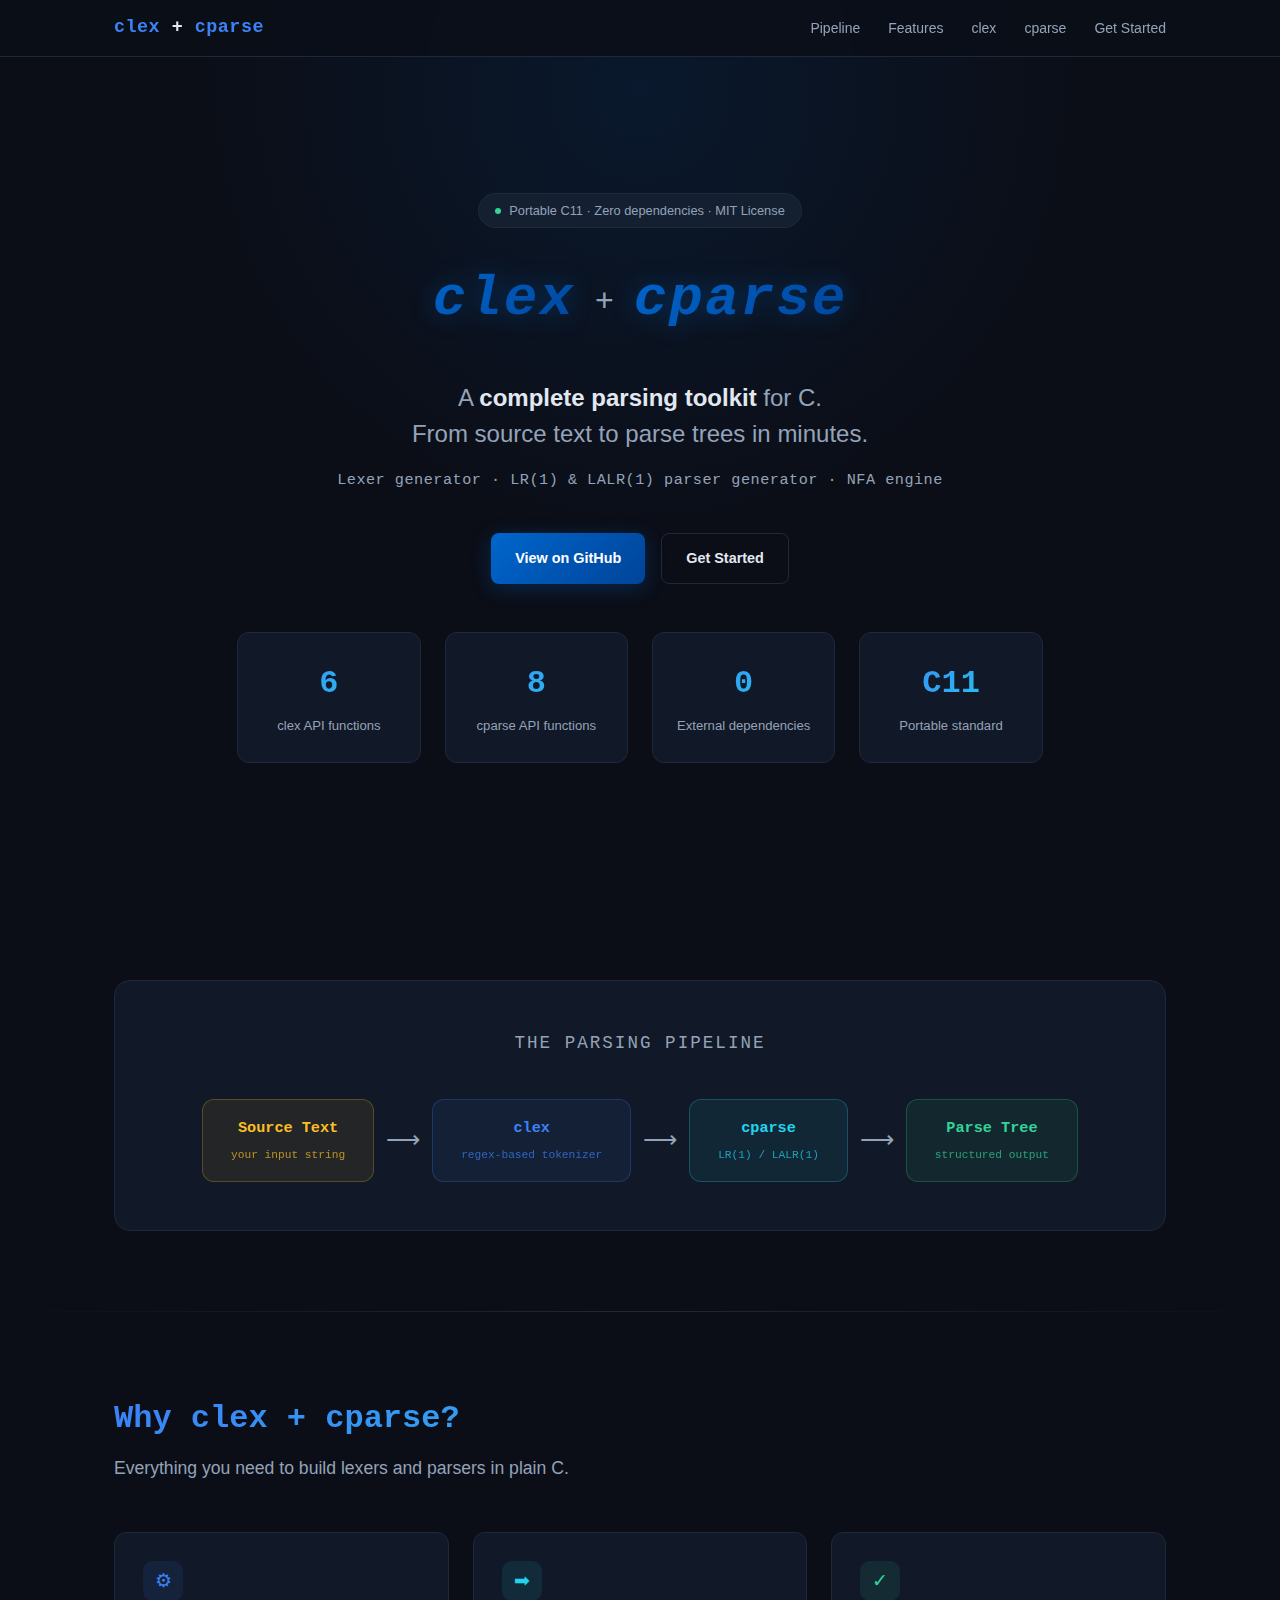
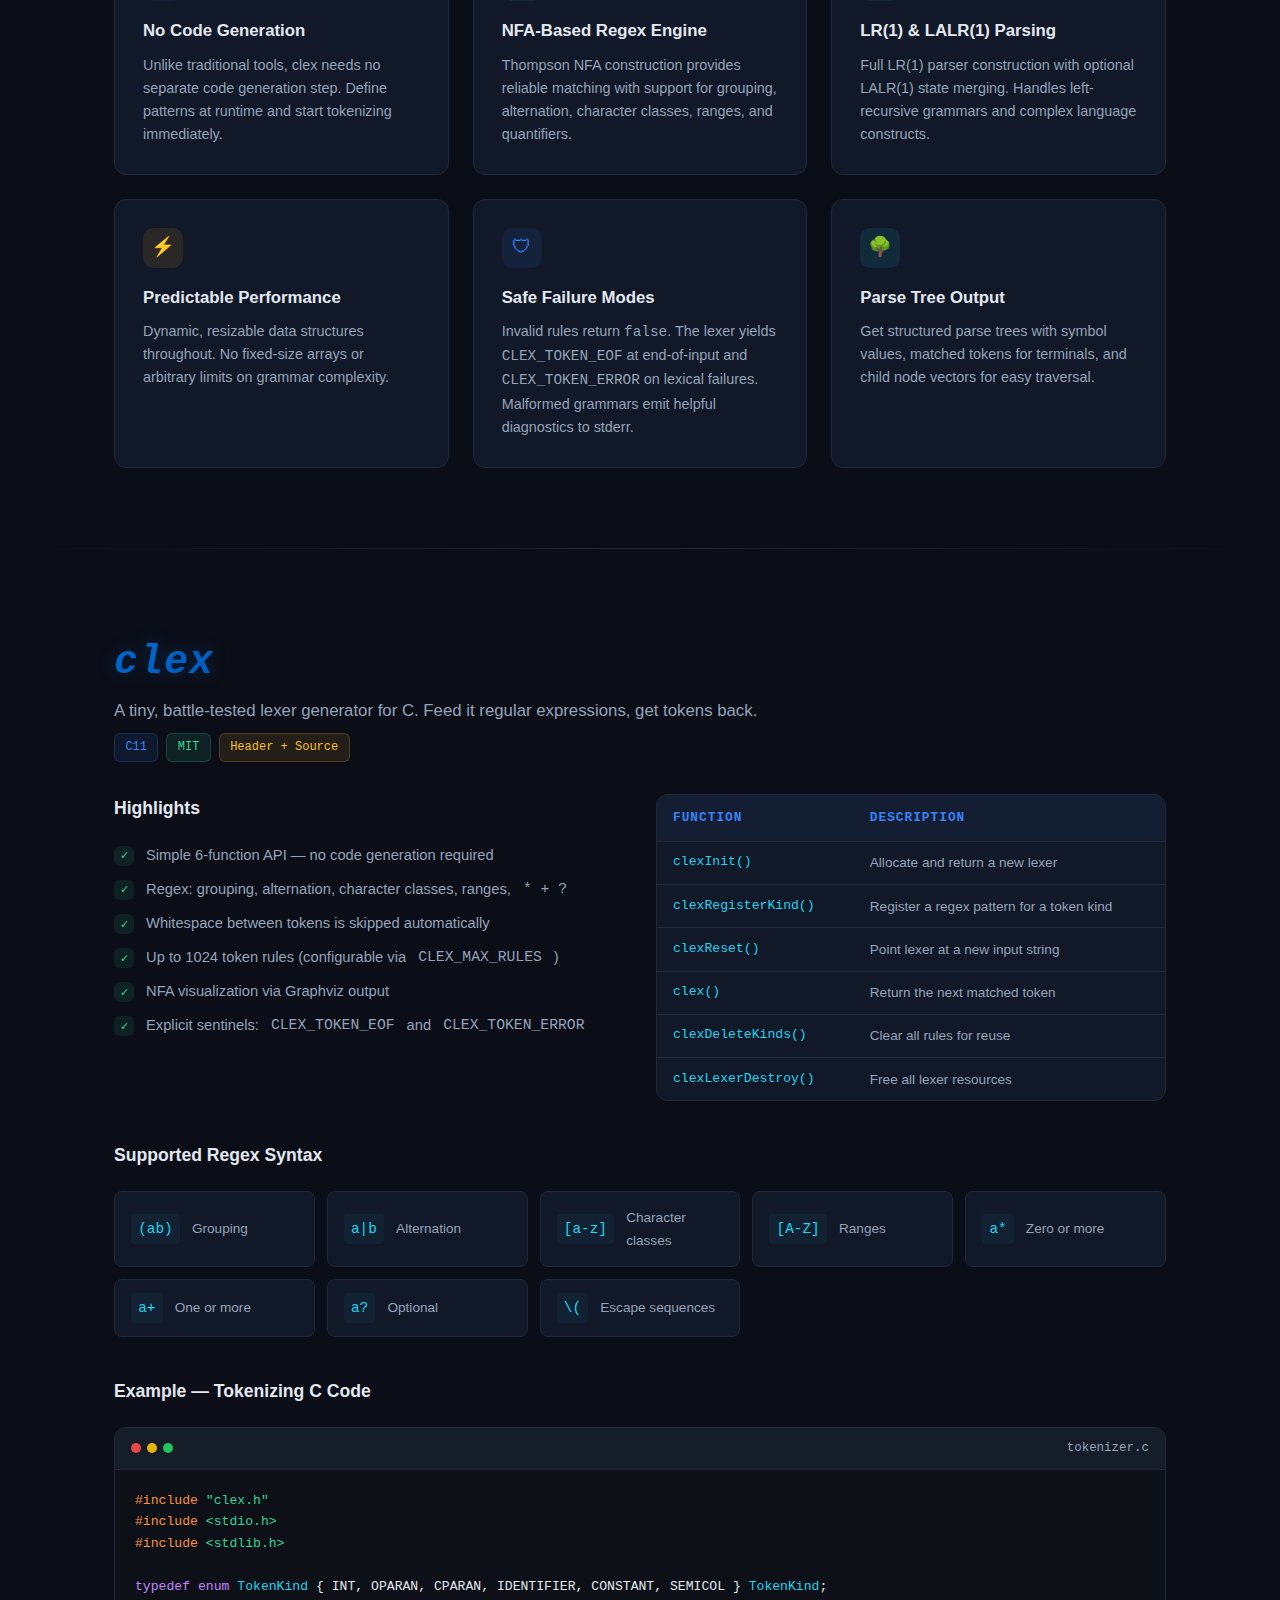
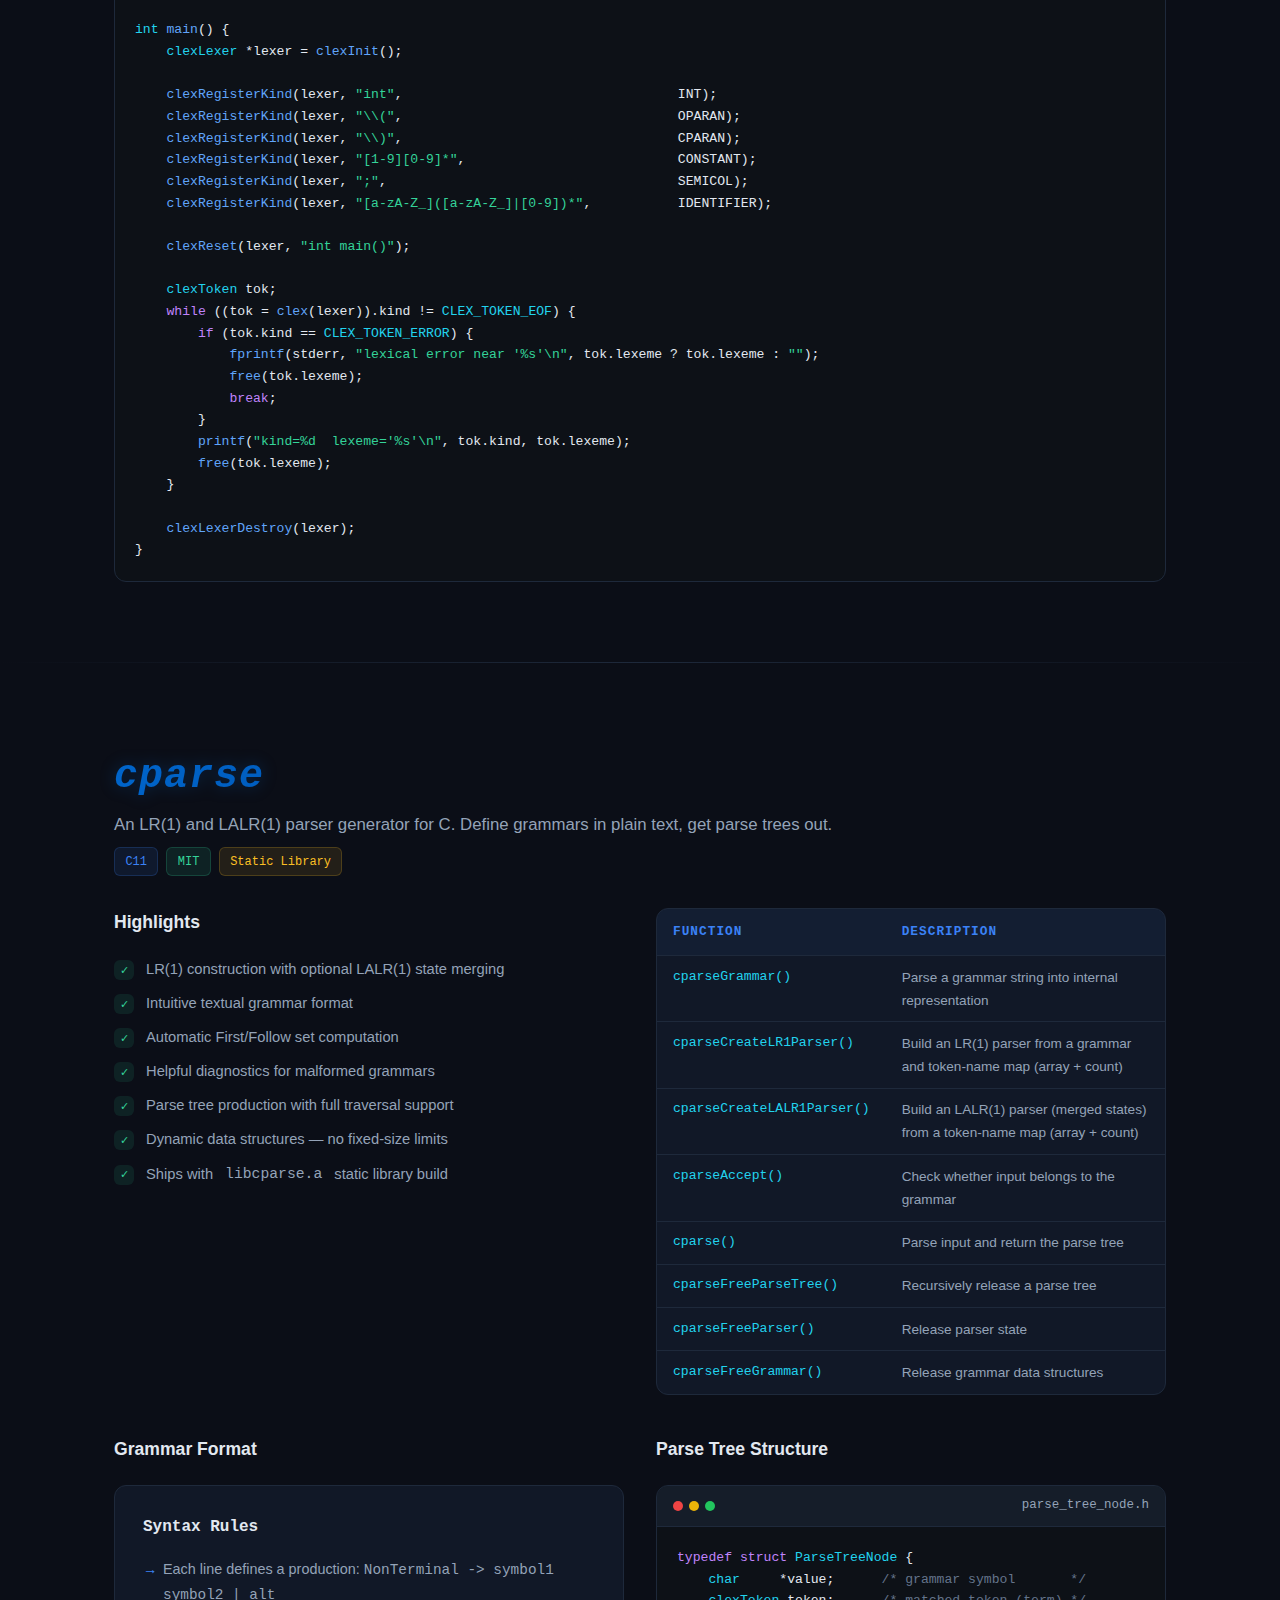
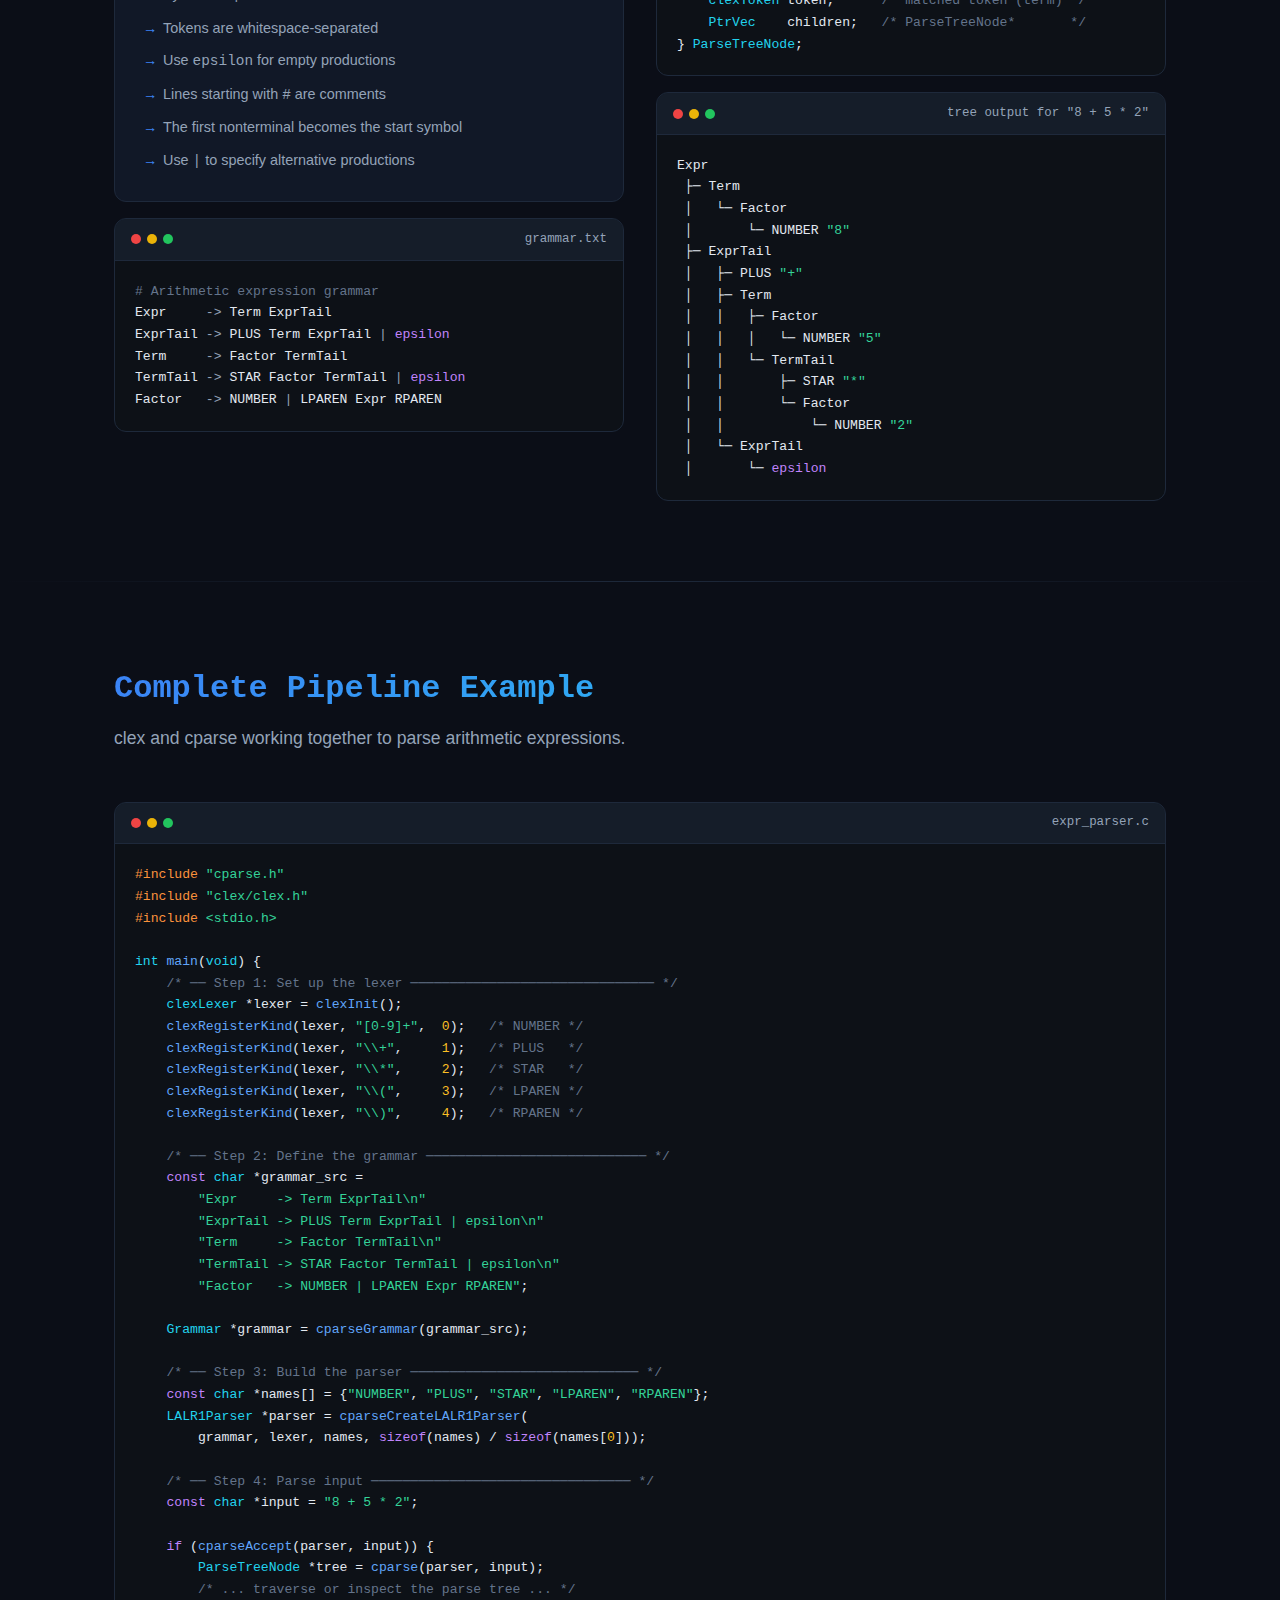
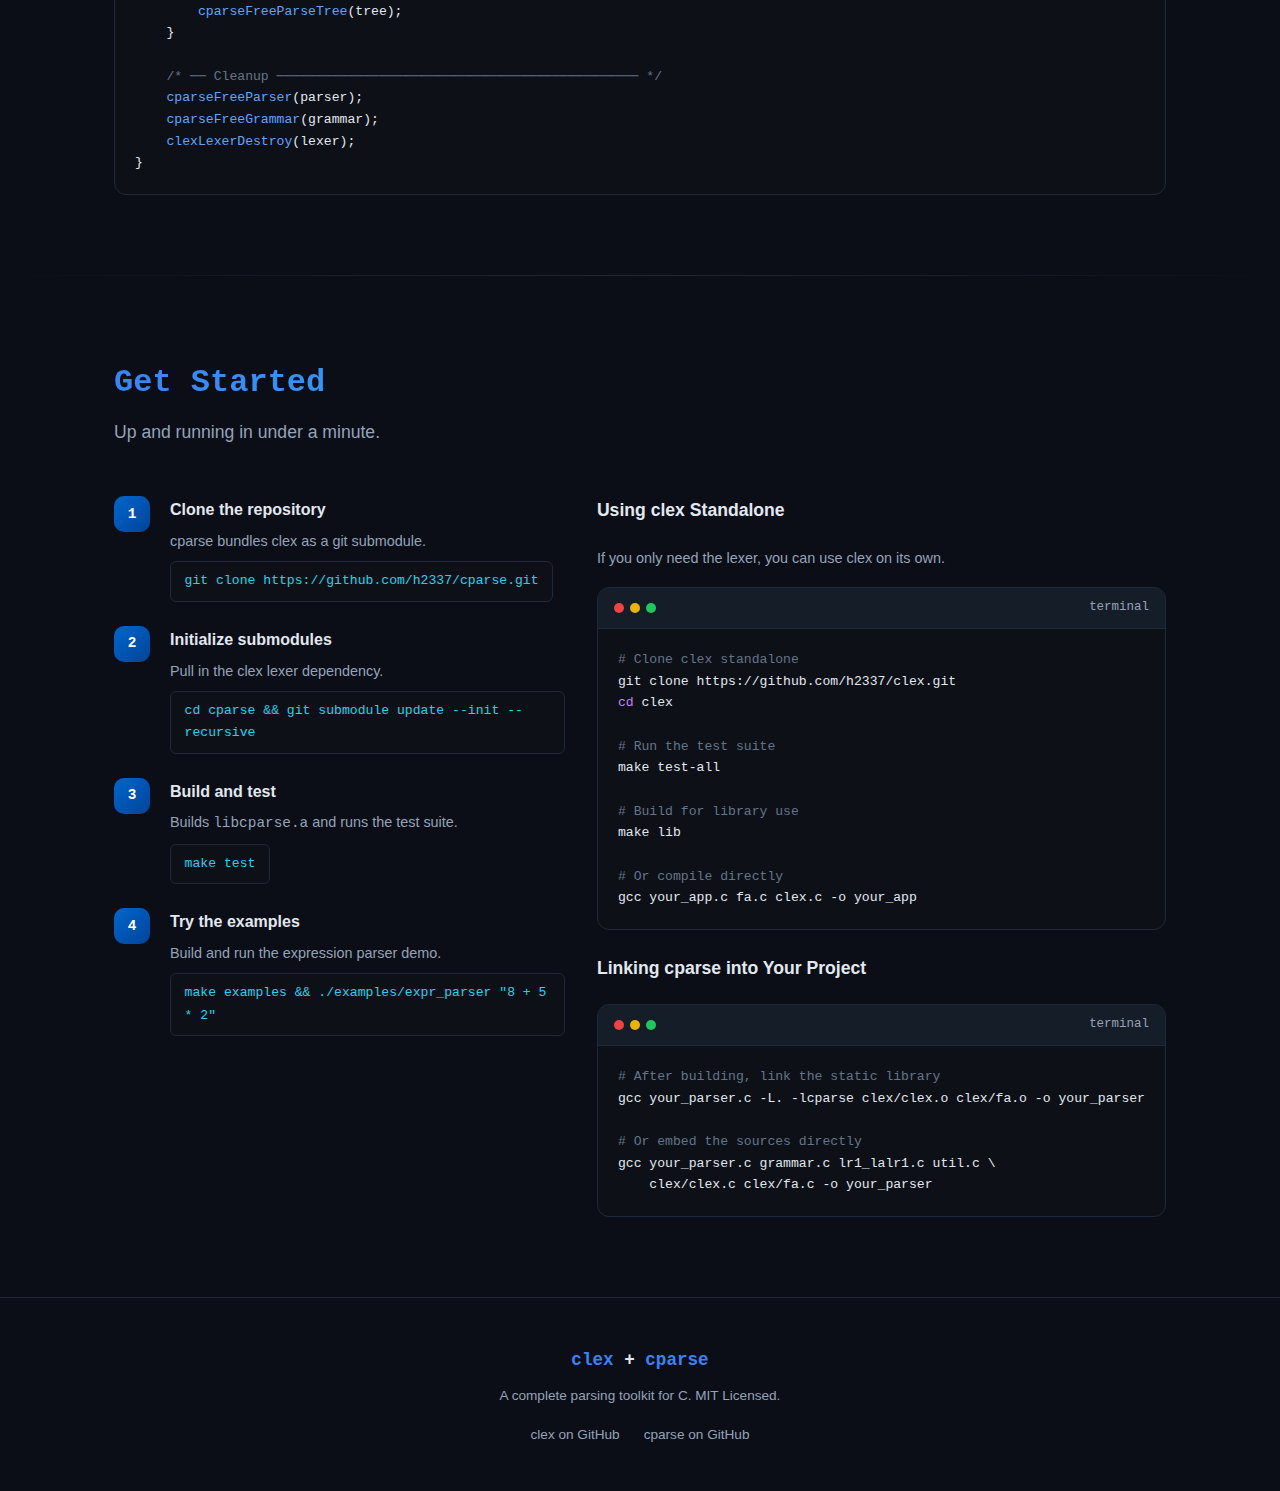
<file: clex-cparse/index.html>
<!DOCTYPE html>
<html lang="en">
<head>
<meta charset="UTF-8">
<meta name="viewport" content="width=device-width, initial-scale=1.0">
<title>clex + cparse &mdash; A Complete Parsing Toolkit for C</title>
<style>
/* ── Reset & Base ─────────────────────────────────────────────── */
*, *::before, *::after { margin: 0; padding: 0; box-sizing: border-box; }

:root {
  --bg:        #0b0e17;
  --bg-card:   #111827;
  --bg-code:   #0d1117;
  --blue-1:    #0066cc;
  --blue-2:    #004499;
  --blue-3:    #3b82f6;
  --blue-glow: rgba(59,130,246,.15);
  --cyan:      #22d3ee;
  --green:     #34d399;
  --amber:     #fbbf24;
  --text:      #e2e8f0;
  --text-dim:  #94a3b8;
  --border:    #1e293b;
  --mono:      'Consolas', 'Monaco', 'Fira Code', 'JetBrains Mono', monospace;
  --sans:      'Inter', -apple-system, BlinkMacSystemFont, 'Segoe UI', sans-serif;
}

html { scroll-behavior: smooth; }
body {
  font-family: var(--sans);
  background: var(--bg);
  color: var(--text);
  line-height: 1.7;
  overflow-x: hidden;
}

a { color: var(--blue-3); text-decoration: none; transition: color .2s; }
a:hover { color: var(--cyan); }

/* ── Utility ──────────────────────────────────────────────────── */
.container { max-width: 1100px; margin: 0 auto; padding: 0 1.5rem; }
.section { padding: 5rem 0; }
.section-title {
  font-family: var(--mono);
  font-size: 2rem;
  font-weight: 700;
  margin-bottom: .5rem;
  background: linear-gradient(135deg, var(--blue-3), var(--cyan));
  -webkit-background-clip: text;
  -webkit-text-fill-color: transparent;
  background-clip: text;
}
.section-subtitle {
  color: var(--text-dim);
  font-size: 1.1rem;
  margin-bottom: 3rem;
}
.divider {
  border: none;
  height: 1px;
  background: linear-gradient(90deg, transparent, var(--border), transparent);
}

/* ── Navigation ───────────────────────────────────────────────── */
nav {
  position: fixed; top: 0; left: 0; right: 0; z-index: 100;
  background: rgba(11,14,23,.85);
  backdrop-filter: blur(12px);
  border-bottom: 1px solid var(--border);
}
nav .container {
  display: flex;
  align-items: center;
  justify-content: space-between;
  height: 3.5rem;
}
nav .brand {
  font-family: var(--mono);
  font-weight: 700;
  font-size: 1.15rem;
  color: var(--text);
  letter-spacing: .5px;
}
nav .brand span { color: var(--blue-3); }
nav ul { list-style: none; display: flex; gap: 1.75rem; }
nav ul li a {
  font-size: .875rem;
  color: var(--text-dim);
  font-weight: 500;
  transition: color .2s;
}
nav ul li a:hover { color: var(--text); }

/* ── Hero ─────────────────────────────────────────────────────── */
.hero {
  min-height: 100vh;
  display: flex;
  align-items: center;
  justify-content: center;
  text-align: center;
  padding-top: 3.5rem;
  position: relative;
  overflow: hidden;
}
.hero::before {
  content: '';
  position: absolute;
  top: -40%; left: 50%; transform: translateX(-50%);
  width: 900px; height: 900px;
  background: radial-gradient(circle, rgba(0,102,204,.12) 0%, transparent 70%);
  pointer-events: none;
}
.hero-content { position: relative; z-index: 1; }
.hero-logos {
  display: flex;
  align-items: center;
  justify-content: center;
  gap: 1.25rem;
  margin-bottom: 2rem;
}
.hero-logo {
  font-family: var(--mono);
  font-size: 3.5rem;
  font-weight: 700;
  font-style: italic;
  background: linear-gradient(135deg, var(--blue-1), var(--blue-2));
  -webkit-background-clip: text;
  -webkit-text-fill-color: transparent;
  background-clip: text;
  filter: drop-shadow(0 0 12px rgba(0,102,204,.4));
  letter-spacing: 2px;
}
.hero-plus {
  font-size: 2rem;
  color: var(--text-dim);
  font-weight: 300;
}
.hero h1 {
  font-size: 1.5rem;
  font-weight: 400;
  color: var(--text-dim);
  margin-bottom: 1rem;
  line-height: 1.5;
}
.hero h1 strong {
  color: var(--text);
  font-weight: 600;
}
.hero-tagline {
  font-family: var(--mono);
  font-size: .95rem;
  color: var(--text-dim);
  margin-bottom: 2.5rem;
  letter-spacing: .5px;
}
.hero-buttons {
  display: flex;
  gap: 1rem;
  justify-content: center;
  flex-wrap: wrap;
}
.btn {
  display: inline-flex;
  align-items: center;
  gap: .5rem;
  padding: .75rem 1.5rem;
  border-radius: 8px;
  font-size: .9rem;
  font-weight: 600;
  transition: all .2s;
  cursor: pointer;
  border: none;
  font-family: var(--sans);
}
.btn-primary {
  background: linear-gradient(135deg, var(--blue-1), var(--blue-2));
  color: #fff;
  box-shadow: 0 4px 20px rgba(0,102,204,.3);
}
.btn-primary:hover {
  box-shadow: 0 6px 28px rgba(0,102,204,.45);
  transform: translateY(-1px);
  color: #fff;
}
.btn-outline {
  background: transparent;
  color: var(--text);
  border: 1px solid var(--border);
}
.btn-outline:hover {
  border-color: var(--blue-3);
  color: var(--blue-3);
  background: var(--blue-glow);
}
.hero-badge {
  display: inline-flex;
  align-items: center;
  gap: .5rem;
  margin-bottom: 1.5rem;
  padding: .35rem 1rem;
  border: 1px solid var(--border);
  border-radius: 999px;
  font-size: .8rem;
  color: var(--text-dim);
  background: rgba(30,41,59,.5);
}
.hero-badge .dot {
  width: 6px; height: 6px;
  border-radius: 50%;
  background: var(--green);
  animation: pulse-dot 2s ease-in-out infinite;
}
@keyframes pulse-dot {
  0%, 100% { opacity: 1; }
  50% { opacity: .4; }
}

/* ── Pipeline ─────────────────────────────────────────────────── */
.pipeline {
  background: var(--bg-card);
  border: 1px solid var(--border);
  border-radius: 16px;
  padding: 3rem 2rem;
  text-align: center;
}
.pipeline-title {
  font-family: var(--mono);
  font-size: 1.1rem;
  color: var(--text-dim);
  margin-bottom: 2.5rem;
  text-transform: uppercase;
  letter-spacing: 2px;
  font-weight: 500;
}
.pipeline-flow {
  display: flex;
  align-items: center;
  justify-content: center;
  gap: 0;
  flex-wrap: wrap;
}
.pipeline-node {
  padding: 1rem 1.75rem;
  border-radius: 12px;
  font-family: var(--mono);
  font-weight: 600;
  font-size: .95rem;
  position: relative;
}
.pipeline-node.source {
  background: rgba(251,191,36,.08);
  border: 1px solid rgba(251,191,36,.25);
  color: var(--amber);
}
.pipeline-node.lexer {
  background: rgba(59,130,246,.08);
  border: 1px solid rgba(59,130,246,.25);
  color: var(--blue-3);
}
.pipeline-node.parser {
  background: rgba(34,211,238,.08);
  border: 1px solid rgba(34,211,238,.25);
  color: var(--cyan);
}
.pipeline-node.tree {
  background: rgba(52,211,153,.08);
  border: 1px solid rgba(52,211,153,.25);
  color: var(--green);
}
.pipeline-node small {
  display: block;
  font-size: .7rem;
  font-weight: 400;
  margin-top: .25rem;
  opacity: .7;
}
.pipeline-arrow {
  color: var(--text-dim);
  font-size: 1.5rem;
  padding: 0 .75rem;
  user-select: none;
}

/* ── Features ─────────────────────────────────────────────────── */
.features-grid {
  display: grid;
  grid-template-columns: repeat(auto-fit, minmax(300px, 1fr));
  gap: 1.5rem;
}
.feature-card {
  background: var(--bg-card);
  border: 1px solid var(--border);
  border-radius: 12px;
  padding: 1.75rem;
  transition: border-color .2s, box-shadow .2s;
}
.feature-card:hover {
  border-color: rgba(59,130,246,.3);
  box-shadow: 0 4px 24px rgba(59,130,246,.06);
}
.feature-icon {
  width: 40px; height: 40px;
  border-radius: 10px;
  display: flex;
  align-items: center;
  justify-content: center;
  font-size: 1.2rem;
  margin-bottom: 1rem;
}
.feature-icon.blue  { background: rgba(59,130,246,.1); color: var(--blue-3); }
.feature-icon.cyan  { background: rgba(34,211,238,.1);  color: var(--cyan); }
.feature-icon.green { background: rgba(52,211,153,.1);  color: var(--green); }
.feature-icon.amber { background: rgba(251,191,36,.1);  color: var(--amber); }
.feature-card h3 {
  font-size: 1.05rem;
  font-weight: 600;
  margin-bottom: .5rem;
}
.feature-card p {
  font-size: .9rem;
  color: var(--text-dim);
  line-height: 1.6;
}

/* ── Project Sections (clex / cparse) ─────────────────────────── */
.project-header {
  display: flex;
  align-items: center;
  gap: 1.25rem;
  margin-bottom: 2rem;
}
.project-logo {
  font-family: var(--mono);
  font-size: 2.5rem;
  font-weight: 700;
  font-style: italic;
  background: linear-gradient(135deg, var(--blue-1), var(--blue-2));
  -webkit-background-clip: text;
  -webkit-text-fill-color: transparent;
  background-clip: text;
  filter: drop-shadow(0 0 8px rgba(0,102,204,.3));
  letter-spacing: 1px;
}
.project-desc {
  font-size: 1.05rem;
  color: var(--text-dim);
}
.project-badges {
  display: flex;
  gap: .5rem;
  flex-wrap: wrap;
  margin-top: .5rem;
}
.badge {
  display: inline-flex;
  align-items: center;
  padding: .2rem .65rem;
  border-radius: 6px;
  font-size: .75rem;
  font-family: var(--mono);
  font-weight: 500;
}
.badge.lang   { background: rgba(59,130,246,.1);  color: var(--blue-3); border: 1px solid rgba(59,130,246,.2); }
.badge.mit    { background: rgba(52,211,153,.1);  color: var(--green);  border: 1px solid rgba(52,211,153,.2); }
.badge.header { background: rgba(251,191,36,.1);  color: var(--amber);  border: 1px solid rgba(251,191,36,.2); }

.two-col {
  display: grid;
  grid-template-columns: 1fr 1fr;
  gap: 2rem;
  align-items: start;
}
@media (max-width: 768px) {
  .two-col { grid-template-columns: 1fr; }
}
.api-table-wrap {
  overflow-x: auto;
}
.api-table {
  width: 100%;
  border-collapse: collapse;
  font-size: .85rem;
}
.api-table th {
  text-align: left;
  padding: .75rem 1rem;
  background: rgba(59,130,246,.06);
  border-bottom: 1px solid var(--border);
  font-family: var(--mono);
  font-weight: 600;
  color: var(--blue-3);
  font-size: .8rem;
  text-transform: uppercase;
  letter-spacing: 1px;
}
.api-table td {
  padding: .6rem 1rem;
  border-bottom: 1px solid var(--border);
  vertical-align: top;
}
.api-table td:first-child {
  font-family: var(--mono);
  color: var(--cyan);
  white-space: nowrap;
  font-size: .82rem;
}
.api-table td:last-child {
  color: var(--text-dim);
}
.api-table tr:last-child td {
  border-bottom: none;
}
.api-table-container {
  background: var(--bg-card);
  border: 1px solid var(--border);
  border-radius: 12px;
  overflow: hidden;
}

/* ── Code blocks ──────────────────────────────────────────────── */
.code-block {
  background: var(--bg-code);
  border: 1px solid var(--border);
  border-radius: 12px;
  overflow: hidden;
}
.code-header {
  display: flex;
  align-items: center;
  justify-content: space-between;
  padding: .6rem 1rem;
  background: rgba(30,41,59,.5);
  border-bottom: 1px solid var(--border);
}
.code-dots {
  display: flex;
  gap: 6px;
}
.code-dots span {
  width: 10px; height: 10px;
  border-radius: 50%;
}
.code-dots span:nth-child(1) { background: #ef4444; }
.code-dots span:nth-child(2) { background: #eab308; }
.code-dots span:nth-child(3) { background: #22c55e; }
.code-filename {
  font-family: var(--mono);
  font-size: .78rem;
  color: var(--text-dim);
}
.code-block pre {
  padding: 1.25rem;
  overflow-x: auto;
  font-family: var(--mono);
  font-size: .82rem;
  line-height: 1.65;
  color: var(--text);
  tab-size: 4;
}
/* syntax colours */
.kw  { color: #c084fc; }      /* keywords */
.fn  { color: #60a5fa; }      /* functions */
.str { color: #34d399; }      /* strings */
.cm  { color: #64748b; }      /* comments */
.tp  { color: #22d3ee; }      /* types */
.num { color: #fbbf24; }      /* numbers */
.pp  { color: #fb923c; }      /* preprocessor */
.op  { color: #94a3b8; }      /* operators */

/* ── Highlights list ──────────────────────────────────────────── */
.highlight-list {
  list-style: none;
  display: flex;
  flex-direction: column;
  gap: .75rem;
}
.highlight-list li {
  display: flex;
  align-items: flex-start;
  gap: .75rem;
  font-size: .92rem;
  color: var(--text-dim);
  line-height: 1.5;
}
.highlight-list .check {
  flex-shrink: 0;
  width: 20px; height: 20px;
  border-radius: 6px;
  background: rgba(52,211,153,.1);
  color: var(--green);
  display: flex;
  align-items: center;
  justify-content: center;
  font-size: .7rem;
  margin-top: 2px;
}

/* ── Getting Started ──────────────────────────────────────────── */
.steps {
  display: flex;
  flex-direction: column;
  gap: 1.5rem;
  counter-reset: step;
}
.step {
  display: flex;
  gap: 1.25rem;
  align-items: flex-start;
  counter-increment: step;
}
.step-num {
  flex-shrink: 0;
  width: 36px; height: 36px;
  border-radius: 10px;
  background: linear-gradient(135deg, var(--blue-1), var(--blue-2));
  color: #fff;
  font-family: var(--mono);
  font-weight: 700;
  font-size: .9rem;
  display: flex;
  align-items: center;
  justify-content: center;
}
.step-content h3 {
  font-size: 1rem;
  font-weight: 600;
  margin-bottom: .35rem;
}
.step-content p {
  color: var(--text-dim);
  font-size: .9rem;
}
.step-content .code-inline {
  background: var(--bg-code);
  border: 1px solid var(--border);
  border-radius: 6px;
  padding: .5rem .85rem;
  display: inline-block;
  margin-top: .5rem;
  font-family: var(--mono);
  font-size: .82rem;
  color: var(--cyan);
}

/* ── Grammar Format ───────────────────────────────────────────── */
.grammar-rules {
  background: var(--bg-card);
  border: 1px solid var(--border);
  border-radius: 12px;
  padding: 1.75rem;
}
.grammar-rules h3 {
  font-family: var(--mono);
  font-size: 1rem;
  margin-bottom: 1rem;
}
.grammar-rules ul {
  list-style: none;
  display: flex;
  flex-direction: column;
  gap: .5rem;
}
.grammar-rules li {
  font-size: .9rem;
  color: var(--text-dim);
  padding-left: 1.25rem;
  position: relative;
}
.grammar-rules li::before {
  content: '\2192';
  position: absolute;
  left: 0;
  color: var(--blue-3);
}

/* ── Stats ────────────────────────────────────────────────────── */
.stats {
  display: grid;
  grid-template-columns: repeat(4, 1fr);
  gap: 1.5rem;
  margin-top: 3rem;
}
@media (max-width: 640px) {
  .stats { grid-template-columns: repeat(2, 1fr); }
}
.stat {
  text-align: center;
  padding: 1.5rem;
  background: var(--bg-card);
  border: 1px solid var(--border);
  border-radius: 12px;
}
.stat-value {
  font-family: var(--mono);
  font-size: 2rem;
  font-weight: 700;
  background: linear-gradient(135deg, var(--blue-3), var(--cyan));
  -webkit-background-clip: text;
  -webkit-text-fill-color: transparent;
  background-clip: text;
}
.stat-label {
  font-size: .82rem;
  color: var(--text-dim);
  margin-top: .25rem;
}

/* ── Footer ───────────────────────────────────────────────────── */
footer {
  border-top: 1px solid var(--border);
  padding: 3rem 0;
  text-align: center;
}
footer .footer-brand {
  font-family: var(--mono);
  font-size: 1.1rem;
  font-weight: 700;
  margin-bottom: .5rem;
}
footer .footer-brand span { color: var(--blue-3); }
footer p {
  font-size: .85rem;
  color: var(--text-dim);
}
footer .footer-links {
  margin-top: 1rem;
  display: flex;
  gap: 1.5rem;
  justify-content: center;
}
footer .footer-links a {
  font-size: .85rem;
  color: var(--text-dim);
}
footer .footer-links a:hover { color: var(--blue-3); }

/* ── Regex feature table ──────────────────────────────────────── */
.regex-grid {
  display: grid;
  grid-template-columns: repeat(auto-fit, minmax(200px, 1fr));
  gap: .75rem;
}
.regex-item {
  background: var(--bg-card);
  border: 1px solid var(--border);
  border-radius: 8px;
  padding: .85rem 1rem;
  display: flex;
  align-items: center;
  gap: .75rem;
}
.regex-item code {
  font-family: var(--mono);
  font-size: .9rem;
  color: var(--cyan);
  background: rgba(34,211,238,.06);
  padding: .15rem .45rem;
  border-radius: 4px;
  white-space: nowrap;
}
.regex-item span {
  font-size: .85rem;
  color: var(--text-dim);
}

/* ── Responsive ───────────────────────────────────────────────── */
@media (max-width: 768px) {
  .hero-logo { font-size: 2.5rem; }
  .hero h1 { font-size: 1.2rem; }
  .section-title { font-size: 1.6rem; }
  .pipeline-flow { flex-direction: column; gap: .5rem; }
  .pipeline-arrow { transform: rotate(90deg); padding: 0; }
  nav ul { gap: 1rem; }
  nav ul li a { font-size: .8rem; }
}
</style>
</head>
<body>

<!-- ════════════ Navigation ════════════ -->
<nav>
  <div class="container">
    <a href="#" class="brand"><span>clex</span> + <span>cparse</span></a>
    <ul>
      <li><a href="#pipeline">Pipeline</a></li>
      <li><a href="#features">Features</a></li>
      <li><a href="#clex">clex</a></li>
      <li><a href="#cparse">cparse</a></li>
      <li><a href="#start">Get Started</a></li>
    </ul>
  </div>
</nav>

<!-- ════════════ Hero ════════════ -->
<section class="hero">
  <div class="hero-content container">
    <div class="hero-badge">
      <span class="dot"></span>
      Portable C11 &middot; Zero dependencies &middot; MIT License
    </div>
    <div class="hero-logos">
      <span class="hero-logo">clex</span>
      <span class="hero-plus">+</span>
      <span class="hero-logo">cparse</span>
    </div>
    <h1>
      A <strong>complete parsing toolkit</strong> for C.<br>
      From source text to parse trees in minutes.
    </h1>
    <p class="hero-tagline">Lexer generator &middot; LR(1) &amp; LALR(1) parser generator &middot; NFA engine</p>
    <div class="hero-buttons">
      <a href="https://github.com/h2337/cparse" class="btn btn-primary">View on GitHub</a>
      <a href="#start" class="btn btn-outline">Get Started</a>
    </div>

    <div class="stats">
      <div class="stat">
        <div class="stat-value">6</div>
        <div class="stat-label">clex API functions</div>
      </div>
      <div class="stat">
        <div class="stat-value">8</div>
        <div class="stat-label">cparse API functions</div>
      </div>
      <div class="stat">
        <div class="stat-value">0</div>
        <div class="stat-label">External dependencies</div>
      </div>
      <div class="stat">
        <div class="stat-value">C11</div>
        <div class="stat-label">Portable standard</div>
      </div>
    </div>
  </div>
</section>

<!-- ════════════ Pipeline ════════════ -->
<section id="pipeline" class="section">
  <div class="container">
    <div class="pipeline">
      <div class="pipeline-title">The Parsing Pipeline</div>
      <div class="pipeline-flow">
        <div class="pipeline-node source">
          Source Text
          <small>your input string</small>
        </div>
        <div class="pipeline-arrow">&xrarr;</div>
        <div class="pipeline-node lexer">
          clex
          <small>regex-based tokenizer</small>
        </div>
        <div class="pipeline-arrow">&xrarr;</div>
        <div class="pipeline-node parser">
          cparse
          <small>LR(1) / LALR(1)</small>
        </div>
        <div class="pipeline-arrow">&xrarr;</div>
        <div class="pipeline-node tree">
          Parse Tree
          <small>structured output</small>
        </div>
      </div>
    </div>
  </div>
</section>

<hr class="divider">

<!-- ════════════ Features ════════════ -->
<section id="features" class="section">
  <div class="container">
    <div class="section-title">Why clex + cparse?</div>
    <div class="section-subtitle">Everything you need to build lexers and parsers in plain C.</div>
    <div class="features-grid">

      <div class="feature-card">
        <div class="feature-icon blue">&#x2699;</div>
        <h3>No Code Generation</h3>
        <p>Unlike traditional tools, clex needs no separate code generation step. Define patterns at runtime and start tokenizing immediately.</p>
      </div>

      <div class="feature-card">
        <div class="feature-icon cyan">&#x27A1;</div>
        <h3>NFA-Based Regex Engine</h3>
        <p>Thompson NFA construction provides reliable matching with support for grouping, alternation, character classes, ranges, and quantifiers.</p>
      </div>

      <div class="feature-card">
        <div class="feature-icon green">&#x2713;</div>
        <h3>LR(1) &amp; LALR(1) Parsing</h3>
        <p>Full LR(1) parser construction with optional LALR(1) state merging. Handles left-recursive grammars and complex language constructs.</p>
      </div>

      <div class="feature-card">
        <div class="feature-icon amber">&#x26A1;</div>
        <h3>Predictable Performance</h3>
        <p>Dynamic, resizable data structures throughout. No fixed-size arrays or arbitrary limits on grammar complexity.</p>
      </div>

      <div class="feature-card">
        <div class="feature-icon blue">&#x1F6E1;</div>
        <h3>Safe Failure Modes</h3>
        <p>Invalid rules return <code>false</code>. The lexer yields <code>CLEX_TOKEN_EOF</code> at end-of-input and <code>CLEX_TOKEN_ERROR</code> on lexical failures. Malformed grammars emit helpful diagnostics to stderr.</p>
      </div>

      <div class="feature-card">
        <div class="feature-icon cyan">&#x1F333;</div>
        <h3>Parse Tree Output</h3>
        <p>Get structured parse trees with symbol values, matched tokens for terminals, and child node vectors for easy traversal.</p>
      </div>

    </div>
  </div>
</section>

<hr class="divider">

<!-- ════════════ clex Section ════════════ -->
<section id="clex" class="section">
  <div class="container">
    <div class="project-header">
      <div>
        <div class="project-logo">clex</div>
        <p class="project-desc">A tiny, battle-tested lexer generator for C. Feed it regular expressions, get tokens back.</p>
        <div class="project-badges">
          <span class="badge lang">C11</span>
          <span class="badge mit">MIT</span>
          <span class="badge header">Header + Source</span>
        </div>
      </div>
    </div>

    <div class="two-col">
      <div>
        <h3 style="font-size:1.1rem; margin-bottom:1.25rem;">Highlights</h3>
        <ul class="highlight-list">
          <li><span class="check">&#x2713;</span> Simple 6-function API &mdash; no code generation required</li>
          <li><span class="check">&#x2713;</span> Regex: grouping, alternation, character classes, ranges, <code>* + ?</code></li>
          <li><span class="check">&#x2713;</span> Whitespace between tokens is skipped automatically</li>
          <li><span class="check">&#x2713;</span> Up to 1024 token rules (configurable via <code>CLEX_MAX_RULES</code>)</li>
          <li><span class="check">&#x2713;</span> NFA visualization via Graphviz output</li>
          <li><span class="check">&#x2713;</span> Explicit sentinels: <code>CLEX_TOKEN_EOF</code> and <code>CLEX_TOKEN_ERROR</code></li>
        </ul>
      </div>

      <div class="api-table-container">
        <table class="api-table">
          <thead><tr><th>Function</th><th>Description</th></tr></thead>
          <tbody>
            <tr><td>clexInit()</td><td>Allocate and return a new lexer</td></tr>
            <tr><td>clexRegisterKind()</td><td>Register a regex pattern for a token kind</td></tr>
            <tr><td>clexReset()</td><td>Point lexer at a new input string</td></tr>
            <tr><td>clex()</td><td>Return the next matched token</td></tr>
            <tr><td>clexDeleteKinds()</td><td>Clear all rules for reuse</td></tr>
            <tr><td>clexLexerDestroy()</td><td>Free all lexer resources</td></tr>
          </tbody>
        </table>
      </div>
    </div>

    <h3 style="font-size:1.1rem; margin: 2.5rem 0 1.25rem;">Supported Regex Syntax</h3>
    <div class="regex-grid">
      <div class="regex-item"><code>(ab)</code> <span>Grouping</span></div>
      <div class="regex-item"><code>a|b</code> <span>Alternation</span></div>
      <div class="regex-item"><code>[a-z]</code> <span>Character classes</span></div>
      <div class="regex-item"><code>[A-Z]</code> <span>Ranges</span></div>
      <div class="regex-item"><code>a*</code> <span>Zero or more</span></div>
      <div class="regex-item"><code>a+</code> <span>One or more</span></div>
      <div class="regex-item"><code>a?</code> <span>Optional</span></div>
      <div class="regex-item"><code>\(</code> <span>Escape sequences</span></div>
    </div>

    <h3 style="font-size:1.1rem; margin: 2.5rem 0 1.25rem;">Example &mdash; Tokenizing C Code</h3>
    <div class="code-block">
      <div class="code-header">
        <div class="code-dots"><span></span><span></span><span></span></div>
        <span class="code-filename">tokenizer.c</span>
      </div>
<pre><span class="pp">#include</span> <span class="str">"clex.h"</span>
<span class="pp">#include</span> <span class="str">&lt;stdio.h&gt;</span>
<span class="pp">#include</span> <span class="str">&lt;stdlib.h&gt;</span>

<span class="kw">typedef enum</span> <span class="tp">TokenKind</span> { INT, OPARAN, CPARAN, IDENTIFIER, CONSTANT, SEMICOL } <span class="tp">TokenKind</span>;

<span class="tp">int</span> <span class="fn">main</span>() {
    <span class="tp">clexLexer</span> *lexer = <span class="fn">clexInit</span>();

    <span class="fn">clexRegisterKind</span>(lexer, <span class="str">"int"</span>,                                   INT);
    <span class="fn">clexRegisterKind</span>(lexer, <span class="str">"\\("</span>,                                   OPARAN);
    <span class="fn">clexRegisterKind</span>(lexer, <span class="str">"\\)"</span>,                                   CPARAN);
    <span class="fn">clexRegisterKind</span>(lexer, <span class="str">"[1-9][0-9]*"</span>,                           CONSTANT);
    <span class="fn">clexRegisterKind</span>(lexer, <span class="str">";"</span>,                                     SEMICOL);
    <span class="fn">clexRegisterKind</span>(lexer, <span class="str">"[a-zA-Z_]([a-zA-Z_]|[0-9])*"</span>,           IDENTIFIER);

    <span class="fn">clexReset</span>(lexer, <span class="str">"int main()"</span>);

    <span class="tp">clexToken</span> tok;
    <span class="kw">while</span> ((tok = <span class="fn">clex</span>(lexer)).kind != <span class="tp">CLEX_TOKEN_EOF</span>) {
        <span class="kw">if</span> (tok.kind == <span class="tp">CLEX_TOKEN_ERROR</span>) {
            <span class="fn">fprintf</span>(<span class="id">stderr</span>, <span class="str">"lexical error near '%s'\n"</span>, tok.lexeme ? tok.lexeme : <span class="str">""</span>);
            <span class="fn">free</span>(tok.lexeme);
            <span class="kw">break</span>;
        }
        <span class="fn">printf</span>(<span class="str">"kind=%d  lexeme='%s'\n"</span>, tok.kind, tok.lexeme);
        <span class="fn">free</span>(tok.lexeme);
    }

    <span class="fn">clexLexerDestroy</span>(lexer);
}</pre>
    </div>
  </div>
</section>

<hr class="divider">

<!-- ════════════ cparse Section ════════════ -->
<section id="cparse" class="section">
  <div class="container">
    <div class="project-header">
      <div>
        <div class="project-logo">cparse</div>
        <p class="project-desc">An LR(1) and LALR(1) parser generator for C. Define grammars in plain text, get parse trees out.</p>
        <div class="project-badges">
          <span class="badge lang">C11</span>
          <span class="badge mit">MIT</span>
          <span class="badge header">Static Library</span>
        </div>
      </div>
    </div>

    <div class="two-col">
      <div>
        <h3 style="font-size:1.1rem; margin-bottom:1.25rem;">Highlights</h3>
        <ul class="highlight-list">
          <li><span class="check">&#x2713;</span> LR(1) construction with optional LALR(1) state merging</li>
          <li><span class="check">&#x2713;</span> Intuitive textual grammar format</li>
          <li><span class="check">&#x2713;</span> Automatic First/Follow set computation</li>
          <li><span class="check">&#x2713;</span> Helpful diagnostics for malformed grammars</li>
          <li><span class="check">&#x2713;</span> Parse tree production with full traversal support</li>
          <li><span class="check">&#x2713;</span> Dynamic data structures &mdash; no fixed-size limits</li>
          <li><span class="check">&#x2713;</span> Ships with <code>libcparse.a</code> static library build</li>
        </ul>
      </div>

      <div class="api-table-container">
        <table class="api-table">
          <thead><tr><th>Function</th><th>Description</th></tr></thead>
          <tbody>
            <tr><td>cparseGrammar()</td><td>Parse a grammar string into internal representation</td></tr>
            <tr><td>cparseCreateLR1Parser()</td><td>Build an LR(1) parser from a grammar and token-name map (array + count)</td></tr>
            <tr><td>cparseCreateLALR1Parser()</td><td>Build an LALR(1) parser (merged states) from a token-name map (array + count)</td></tr>
            <tr><td>cparseAccept()</td><td>Check whether input belongs to the grammar</td></tr>
            <tr><td>cparse()</td><td>Parse input and return the parse tree</td></tr>
            <tr><td>cparseFreeParseTree()</td><td>Recursively release a parse tree</td></tr>
            <tr><td>cparseFreeParser()</td><td>Release parser state</td></tr>
            <tr><td>cparseFreeGrammar()</td><td>Release grammar data structures</td></tr>
          </tbody>
        </table>
      </div>
    </div>

    <div class="two-col" style="margin-top: 2.5rem;">
      <div>
        <h3 style="font-size:1.1rem; margin-bottom:1.25rem;">Grammar Format</h3>
        <div class="grammar-rules">
          <h3>Syntax Rules</h3>
          <ul>
            <li>Each line defines a production: <code>NonTerminal -&gt; symbol1 symbol2 | alt</code></li>
            <li>Tokens are whitespace-separated</li>
            <li>Use <code>epsilon</code> for empty productions</li>
            <li>Lines starting with <code>#</code> are comments</li>
            <li>The first nonterminal becomes the start symbol</li>
            <li>Use <code>|</code> to specify alternative productions</li>
          </ul>
        </div>
        <div class="code-block" style="margin-top: 1rem;">
          <div class="code-header">
            <div class="code-dots"><span></span><span></span><span></span></div>
            <span class="code-filename">grammar.txt</span>
          </div>
<pre><span class="cm"># Arithmetic expression grammar</span>
Expr     <span class="op">-></span> Term ExprTail
ExprTail <span class="op">-></span> PLUS Term ExprTail <span class="op">|</span> <span class="kw">epsilon</span>
Term     <span class="op">-></span> Factor TermTail
TermTail <span class="op">-></span> STAR Factor TermTail <span class="op">|</span> <span class="kw">epsilon</span>
Factor   <span class="op">-></span> NUMBER <span class="op">|</span> LPAREN Expr RPAREN</pre>
        </div>
      </div>

      <div>
        <h3 style="font-size:1.1rem; margin-bottom:1.25rem;">Parse Tree Structure</h3>
        <div class="code-block">
          <div class="code-header">
            <div class="code-dots"><span></span><span></span><span></span></div>
            <span class="code-filename">parse_tree_node.h</span>
          </div>
<pre><span class="kw">typedef struct</span> <span class="tp">ParseTreeNode</span> {
    <span class="tp">char</span>     *value;      <span class="cm">/* grammar symbol       */</span>
    <span class="tp">clexToken</span> token;      <span class="cm">/* matched token (term) */</span>
    <span class="tp">PtrVec</span>    children;   <span class="cm">/* ParseTreeNode*       */</span>
} <span class="tp">ParseTreeNode</span>;</pre>
        </div>

        <div class="code-block" style="margin-top: 1rem;">
          <div class="code-header">
            <div class="code-dots"><span></span><span></span><span></span></div>
            <span class="code-filename">tree output for "8 + 5 * 2"</span>
          </div>
<pre>Expr
 ├─ Term
 │   └─ Factor
 │       └─ NUMBER <span class="str">"8"</span>
 ├─ ExprTail
 │   ├─ PLUS <span class="str">"+"</span>
 │   ├─ Term
 │   │   ├─ Factor
 │   │   │   └─ NUMBER <span class="str">"5"</span>
 │   │   └─ TermTail
 │   │       ├─ STAR <span class="str">"*"</span>
 │   │       └─ Factor
 │   │           └─ NUMBER <span class="str">"2"</span>
 │   └─ ExprTail
 │       └─ <span class="kw">epsilon</span></pre>
        </div>
      </div>
    </div>
  </div>
</section>

<hr class="divider">

<!-- ════════════ Full Example ════════════ -->
<section class="section">
  <div class="container">
    <div class="section-title">Complete Pipeline Example</div>
    <div class="section-subtitle">clex and cparse working together to parse arithmetic expressions.</div>

    <div class="code-block">
      <div class="code-header">
        <div class="code-dots"><span></span><span></span><span></span></div>
        <span class="code-filename">expr_parser.c</span>
      </div>
<pre><span class="pp">#include</span> <span class="str">"cparse.h"</span>
<span class="pp">#include</span> <span class="str">"clex/clex.h"</span>
<span class="pp">#include</span> <span class="str">&lt;stdio.h&gt;</span>

<span class="tp">int</span> <span class="fn">main</span>(<span class="tp">void</span>) {
    <span class="cm">/* ── Step 1: Set up the lexer ─────────────────────────────── */</span>
    <span class="tp">clexLexer</span> *lexer = <span class="fn">clexInit</span>();
    <span class="fn">clexRegisterKind</span>(lexer, <span class="str">"[0-9]+"</span>,  <span class="num">0</span>);   <span class="cm">/* NUMBER */</span>
    <span class="fn">clexRegisterKind</span>(lexer, <span class="str">"\\+"</span>,     <span class="num">1</span>);   <span class="cm">/* PLUS   */</span>
    <span class="fn">clexRegisterKind</span>(lexer, <span class="str">"\\*"</span>,     <span class="num">2</span>);   <span class="cm">/* STAR   */</span>
    <span class="fn">clexRegisterKind</span>(lexer, <span class="str">"\\("</span>,     <span class="num">3</span>);   <span class="cm">/* LPAREN */</span>
    <span class="fn">clexRegisterKind</span>(lexer, <span class="str">"\\)"</span>,     <span class="num">4</span>);   <span class="cm">/* RPAREN */</span>

    <span class="cm">/* ── Step 2: Define the grammar ──────────────────────────── */</span>
    <span class="kw">const</span> <span class="tp">char</span> *grammar_src =
        <span class="str">"Expr     -> Term ExprTail\n"</span>
        <span class="str">"ExprTail -> PLUS Term ExprTail | epsilon\n"</span>
        <span class="str">"Term     -> Factor TermTail\n"</span>
        <span class="str">"TermTail -> STAR Factor TermTail | epsilon\n"</span>
        <span class="str">"Factor   -> NUMBER | LPAREN Expr RPAREN"</span>;

    <span class="tp">Grammar</span> *grammar = <span class="fn">cparseGrammar</span>(grammar_src);

    <span class="cm">/* ── Step 3: Build the parser ───────────────────────────── */</span>
    <span class="kw">const</span> <span class="tp">char</span> *names[] = {<span class="str">"NUMBER"</span>, <span class="str">"PLUS"</span>, <span class="str">"STAR"</span>, <span class="str">"LPAREN"</span>, <span class="str">"RPAREN"</span>};
    <span class="tp">LALR1Parser</span> *parser = <span class="fn">cparseCreateLALR1Parser</span>(
        grammar, lexer, names, <span class="kw">sizeof</span>(names) / <span class="kw">sizeof</span>(names[<span class="num">0</span>]));

    <span class="cm">/* ── Step 4: Parse input ───────────────────────────────── */</span>
    <span class="kw">const</span> <span class="tp">char</span> *input = <span class="str">"8 + 5 * 2"</span>;

    <span class="kw">if</span> (<span class="fn">cparseAccept</span>(parser, input)) {
        <span class="tp">ParseTreeNode</span> *tree = <span class="fn">cparse</span>(parser, input);
        <span class="cm">/* ... traverse or inspect the parse tree ... */</span>
        <span class="fn">cparseFreeParseTree</span>(tree);
    }

    <span class="cm">/* ── Cleanup ────────────────────────────────────────────── */</span>
    <span class="fn">cparseFreeParser</span>(parser);
    <span class="fn">cparseFreeGrammar</span>(grammar);
    <span class="fn">clexLexerDestroy</span>(lexer);
}</pre>
    </div>
  </div>
</section>

<hr class="divider">

<!-- ════════════ Getting Started ════════════ -->
<section id="start" class="section">
  <div class="container">
    <div class="section-title">Get Started</div>
    <div class="section-subtitle">Up and running in under a minute.</div>

    <div class="two-col">
      <div class="steps">
        <div class="step">
          <div class="step-num">1</div>
          <div class="step-content">
            <h3>Clone the repository</h3>
            <p>cparse bundles clex as a git submodule.</p>
            <div class="code-inline">git clone https://github.com/h2337/cparse.git</div>
          </div>
        </div>
        <div class="step">
          <div class="step-num">2</div>
          <div class="step-content">
            <h3>Initialize submodules</h3>
            <p>Pull in the clex lexer dependency.</p>
            <div class="code-inline">cd cparse && git submodule update --init --recursive</div>
          </div>
        </div>
        <div class="step">
          <div class="step-num">3</div>
          <div class="step-content">
            <h3>Build and test</h3>
            <p>Builds <code>libcparse.a</code> and runs the test suite.</p>
            <div class="code-inline">make test</div>
          </div>
        </div>
        <div class="step">
          <div class="step-num">4</div>
          <div class="step-content">
            <h3>Try the examples</h3>
            <p>Build and run the expression parser demo.</p>
            <div class="code-inline">make examples && ./examples/expr_parser "8 + 5 * 2"</div>
          </div>
        </div>
      </div>

      <div>
        <h3 style="font-size:1.1rem; margin-bottom:1.25rem;">Using clex Standalone</h3>
        <p style="color: var(--text-dim); font-size:.9rem; margin-bottom: 1rem;">
          If you only need the lexer, you can use clex on its own.
        </p>
        <div class="code-block" style="margin-bottom:1.5rem;">
          <div class="code-header">
            <div class="code-dots"><span></span><span></span><span></span></div>
            <span class="code-filename">terminal</span>
          </div>
<pre><span class="cm"># Clone clex standalone</span>
git clone https://github.com/h2337/clex.git
<span class="kw">cd</span> clex

<span class="cm"># Run the test suite</span>
make test-all

<span class="cm"># Build for library use</span>
make lib

<span class="cm"># Or compile directly</span>
gcc your_app.c fa.c clex.c -o your_app</pre>
        </div>

        <h3 style="font-size:1.1rem; margin-bottom:1.25rem;">Linking cparse into Your Project</h3>
        <div class="code-block">
          <div class="code-header">
            <div class="code-dots"><span></span><span></span><span></span></div>
            <span class="code-filename">terminal</span>
          </div>
<pre><span class="cm"># After building, link the static library</span>
gcc your_parser.c -L. -lcparse clex/clex.o clex/fa.o -o your_parser

<span class="cm"># Or embed the sources directly</span>
gcc your_parser.c grammar.c lr1_lalr1.c util.c \
    clex/clex.c clex/fa.c -o your_parser</pre>
        </div>
      </div>
    </div>
  </div>
</section>

<!-- ════════════ Footer ════════════ -->
<footer>
  <div class="container">
    <div class="footer-brand"><span>clex</span> + <span>cparse</span></div>
    <p>A complete parsing toolkit for C. MIT Licensed.</p>
    <div class="footer-links">
      <a href="https://github.com/h2337/clex">clex on GitHub</a>
      <a href="https://github.com/h2337/cparse">cparse on GitHub</a>
    </div>
  </div>
</footer>

</body>
</html>
</file>
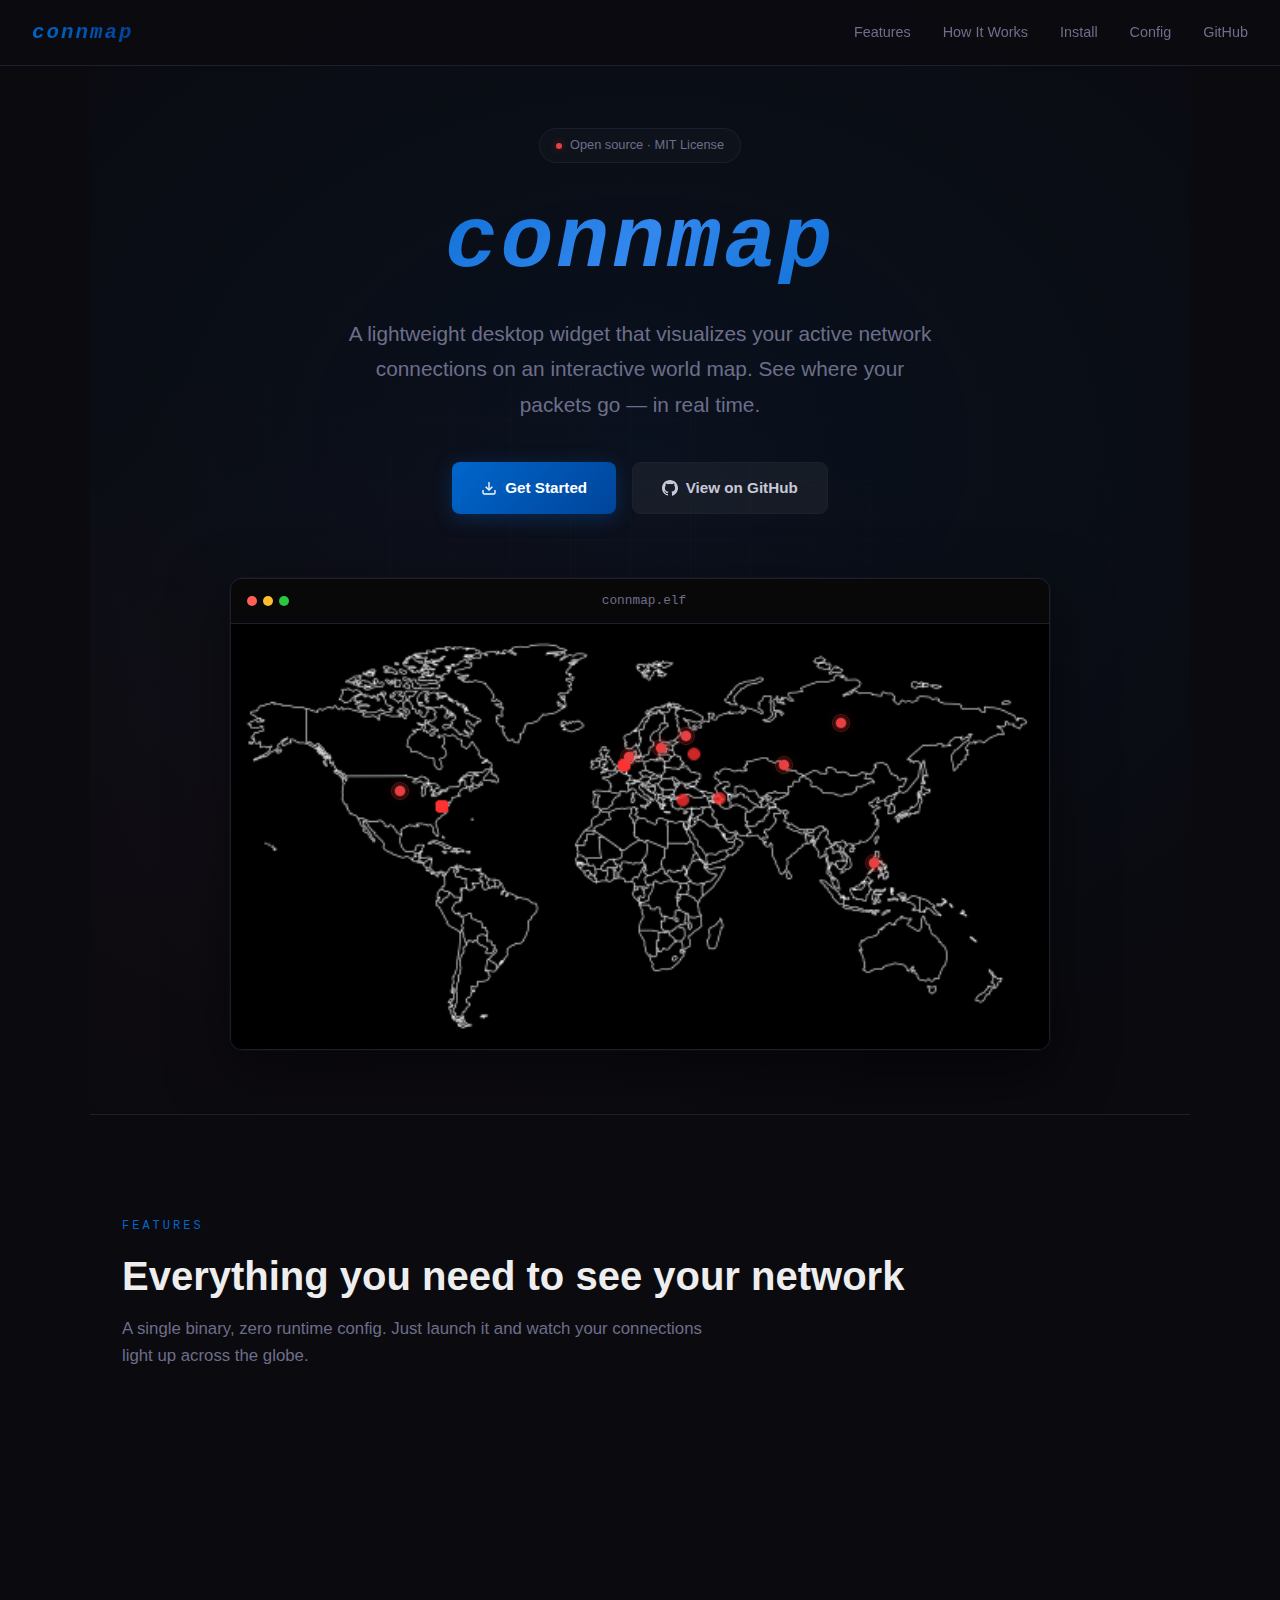
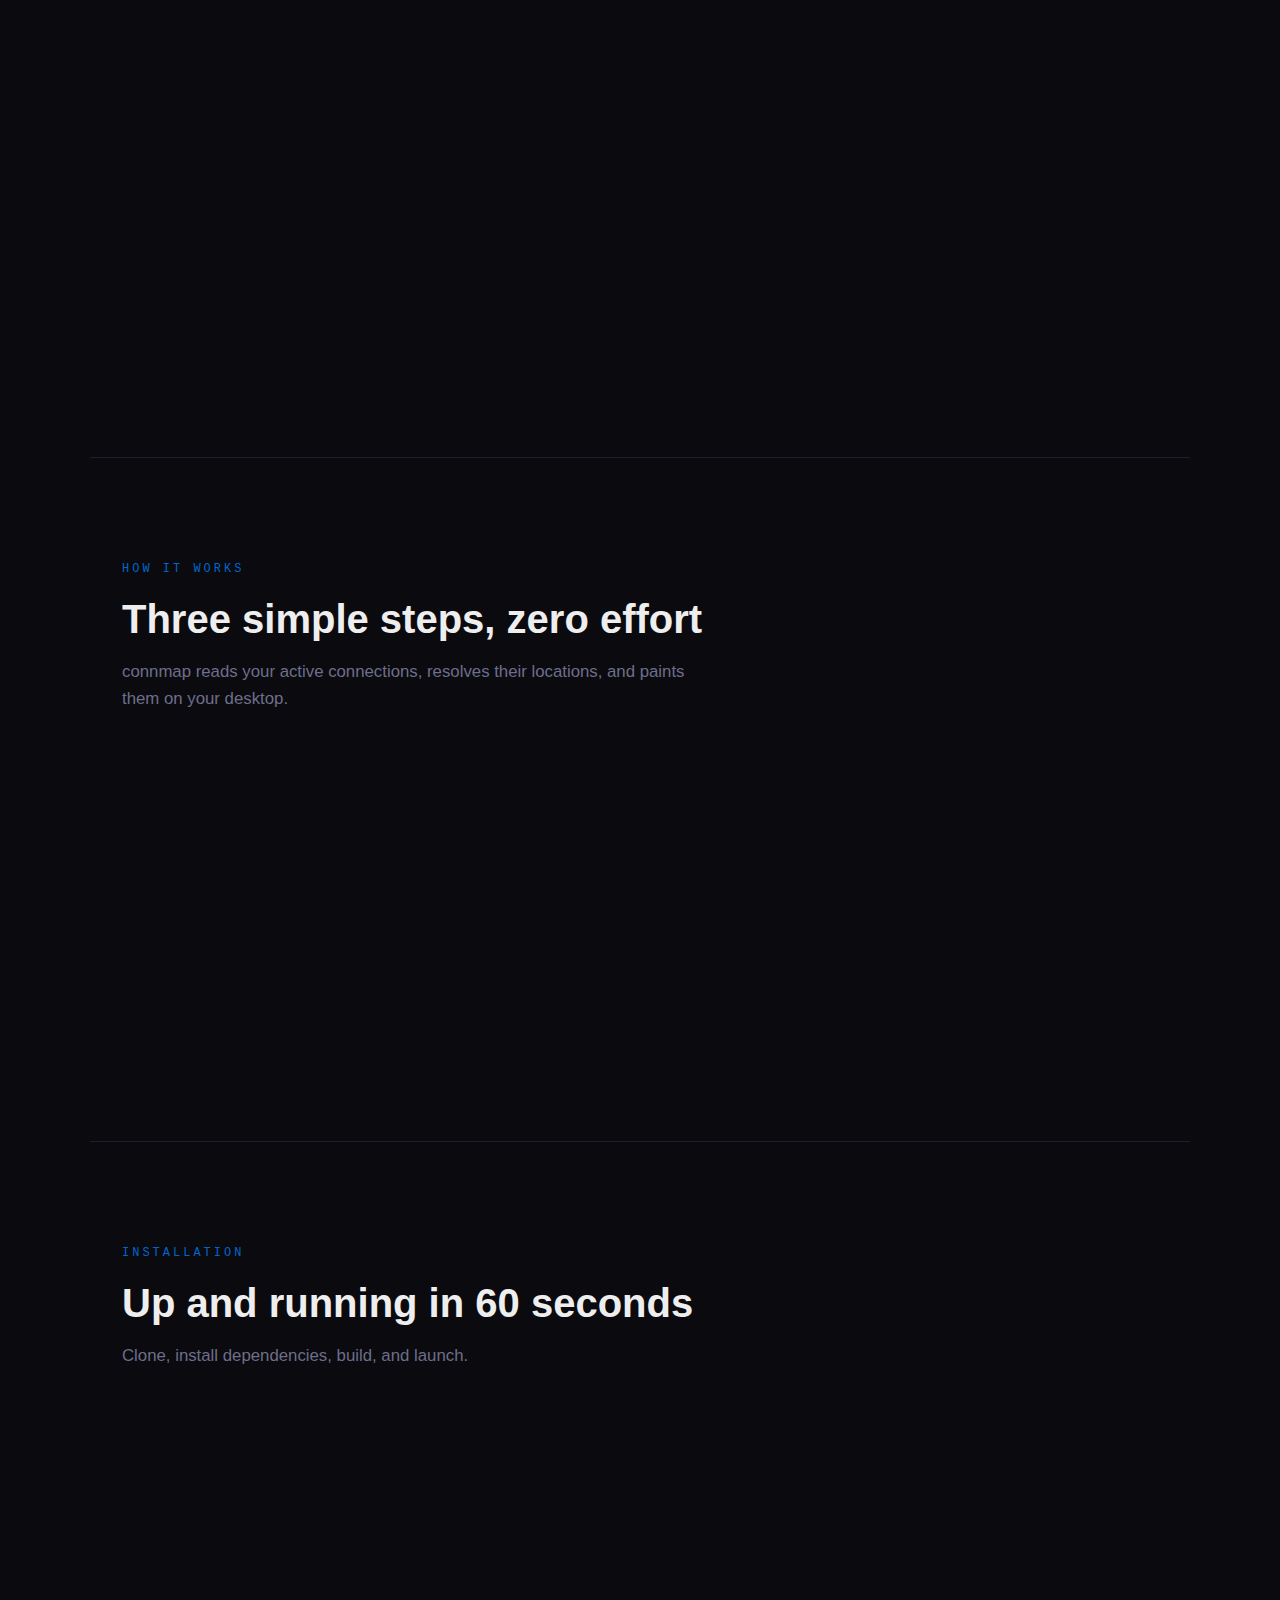
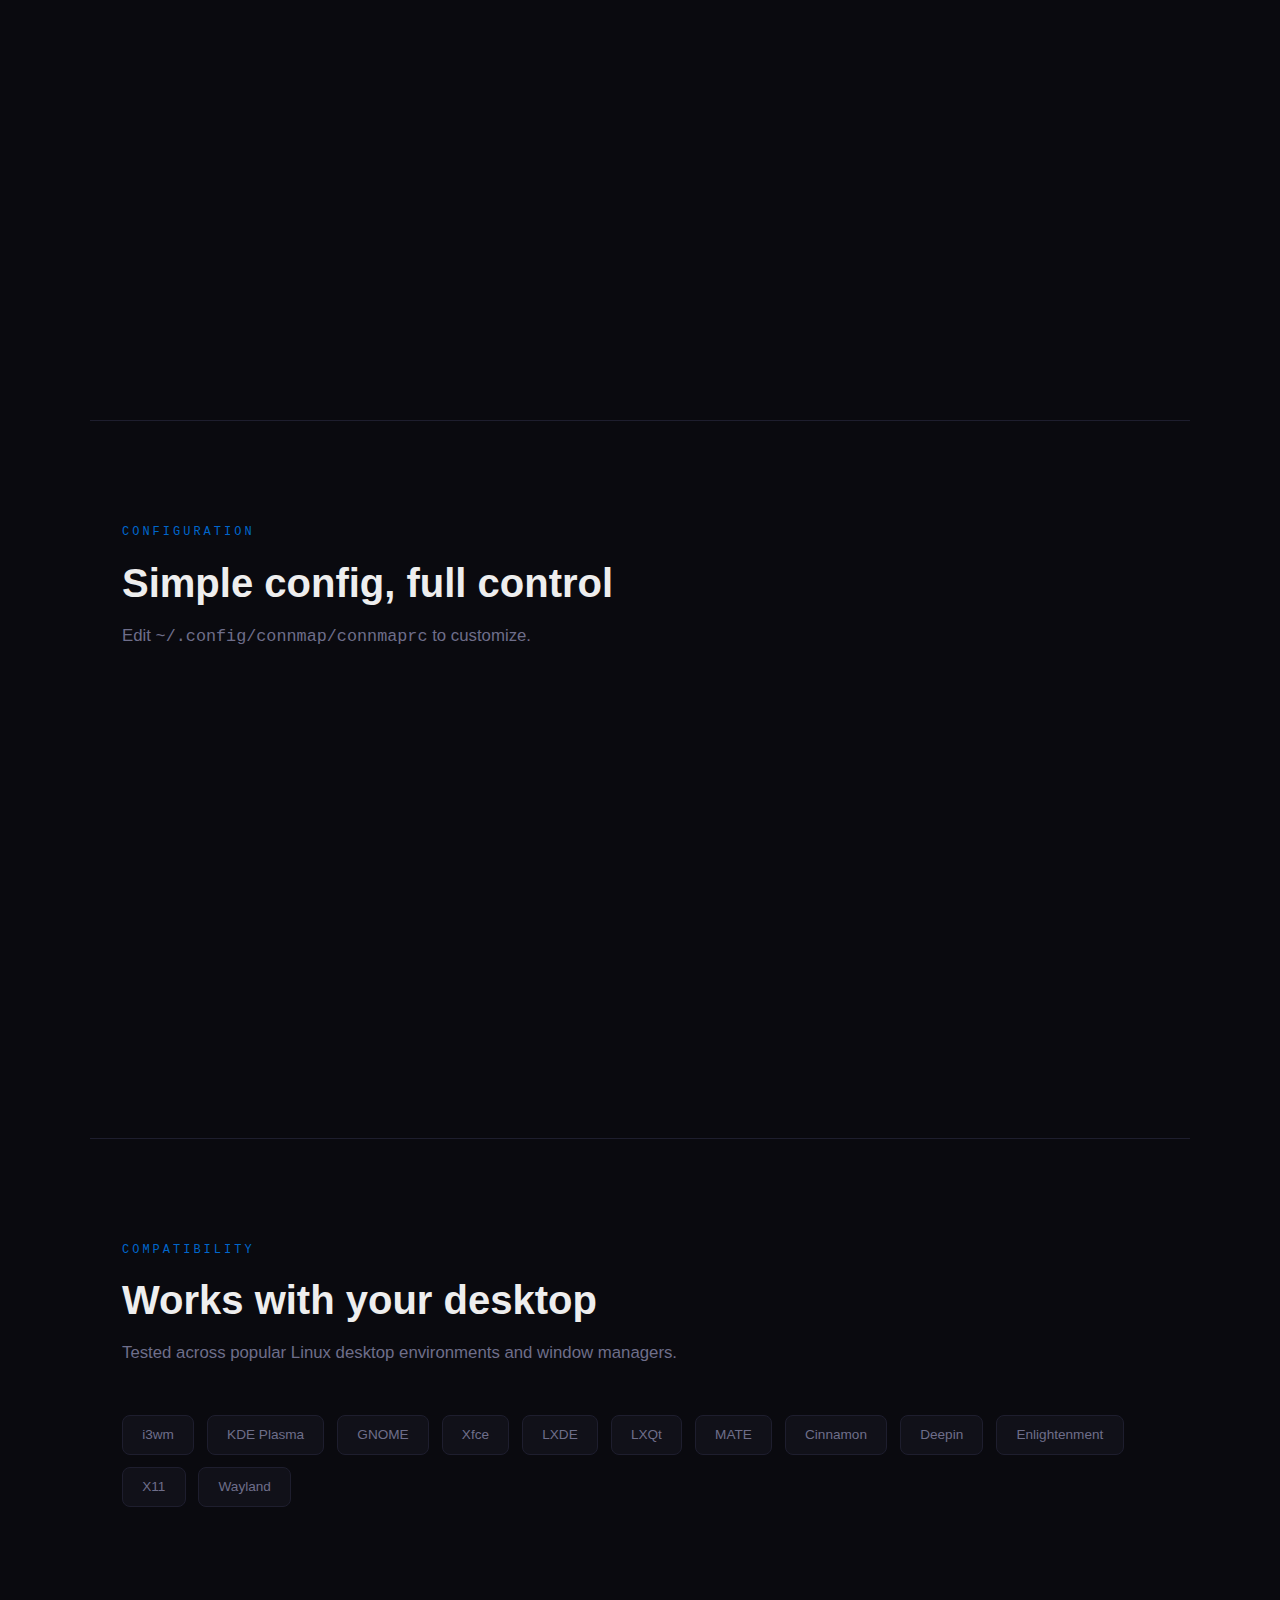
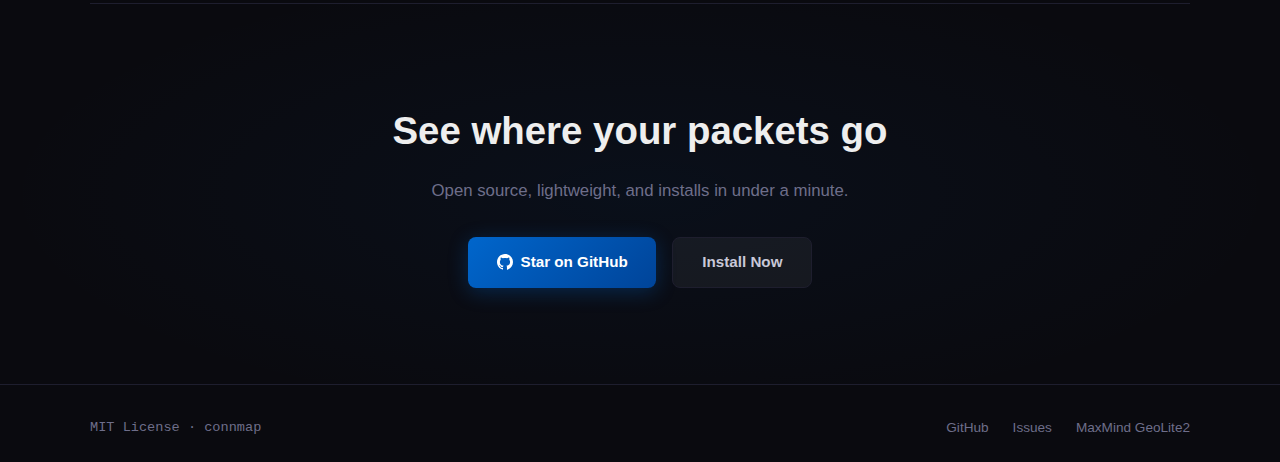
<file: connmap/index.html>
<!DOCTYPE html>
<html lang="en">
<head>
  <meta charset="UTF-8">
  <meta name="viewport" content="width=device-width, initial-scale=1.0">
  <title>connmap - Visualize your network connections on a world map</title>
  <style>
    /* ── Reset & Base ─────────────────────────────────── */
    *, *::before, *::after { margin: 0; padding: 0; box-sizing: border-box; }

    :root {
      --bg: #0a0a0f;
      --bg-card: #111119;
      --bg-card-hover: #16161f;
      --border: #1e1e2e;
      --text: #c8c8d8;
      --text-dim: #6e6e8a;
      --accent: #0066cc;
      --accent-light: #3388ee;
      --red: #e84040;
      --red-glow: rgba(232, 64, 64, 0.4);
      --mono: 'SF Mono', 'Fira Code', 'Cascadia Code', 'Consolas', 'Monaco', monospace;
      --sans: -apple-system, BlinkMacSystemFont, 'Segoe UI', 'Inter', Helvetica, Arial, sans-serif;
    }

    html { scroll-behavior: smooth; }

    body {
      font-family: var(--sans);
      background: var(--bg);
      color: var(--text);
      line-height: 1.6;
      overflow-x: hidden;
    }

    a { color: var(--accent-light); text-decoration: none; transition: color 0.2s; }
    a:hover { color: #66aaff; }
    code, pre { font-family: var(--mono); }

    /* ── Nav ──────────────────────────────────────────── */
    nav {
      position: fixed;
      top: 0; left: 0; right: 0;
      z-index: 100;
      padding: 1rem 2rem;
      display: flex;
      align-items: center;
      justify-content: space-between;
      background: rgba(10, 10, 15, 0.8);
      backdrop-filter: blur(20px);
      border-bottom: 1px solid var(--border);
    }

    .nav-logo {
      font-family: var(--mono);
      font-size: 1.3rem;
      font-weight: 700;
      font-style: italic;
      background: linear-gradient(90deg, #0066cc, #004499);
      -webkit-background-clip: text;
      -webkit-text-fill-color: transparent;
      background-clip: text;
      letter-spacing: 2px;
    }

    .nav-links { display: flex; gap: 2rem; }

    .nav-links a {
      color: var(--text-dim);
      font-size: 0.9rem;
      font-weight: 500;
      transition: color 0.2s;
    }

    .nav-links a:hover { color: var(--text); }

    /* ── Hero ─────────────────────────────────────────── */
    .hero {
      position: relative;
      min-height: 100vh;
      display: flex;
      flex-direction: column;
      align-items: center;
      justify-content: center;
      padding: 8rem 2rem 4rem;
      overflow: hidden;
    }

    .hero-bg {
      position: absolute;
      inset: 0;
      background:
        radial-gradient(ellipse 80% 60% at 50% 40%, rgba(0, 102, 204, 0.08), transparent),
        radial-gradient(ellipse 60% 40% at 30% 70%, rgba(232, 64, 64, 0.04), transparent);
    }

    .hero-grid {
      position: absolute;
      inset: 0;
      background-image:
        linear-gradient(rgba(255,255,255,0.015) 1px, transparent 1px),
        linear-gradient(90deg, rgba(255,255,255,0.015) 1px, transparent 1px);
      background-size: 60px 60px;
      mask-image: radial-gradient(ellipse 70% 50% at 50% 50%, black, transparent);
    }

    .hero-content {
      position: relative;
      z-index: 2;
      text-align: center;
      max-width: 800px;
    }

    .hero-badge {
      display: inline-flex;
      align-items: center;
      gap: 0.5rem;
      padding: 0.4rem 1rem;
      border: 1px solid var(--border);
      border-radius: 100px;
      font-size: 0.8rem;
      color: var(--text-dim);
      margin-bottom: 2rem;
      background: rgba(255,255,255,0.02);
    }

    .hero-badge .dot {
      width: 6px; height: 6px;
      border-radius: 50%;
      background: var(--red);
      box-shadow: 0 0 8px var(--red-glow);
      animation: pulse 2s ease-in-out infinite;
    }

    @keyframes pulse {
      0%, 100% { opacity: 1; box-shadow: 0 0 8px var(--red-glow); }
      50% { opacity: 0.5; box-shadow: 0 0 16px var(--red-glow); }
    }

    .hero h1 {
      font-family: var(--mono);
      font-size: clamp(3rem, 8vw, 5.5rem);
      font-weight: 700;
      font-style: italic;
      letter-spacing: 3px;
      background: linear-gradient(135deg, #0066cc, #3388ee, #0066cc);
      -webkit-background-clip: text;
      -webkit-text-fill-color: transparent;
      background-clip: text;
      line-height: 1.1;
      margin-bottom: 1.5rem;
    }

    .hero p {
      font-size: clamp(1.05rem, 2.5vw, 1.3rem);
      color: var(--text-dim);
      max-width: 600px;
      margin: 0 auto 2.5rem;
      line-height: 1.7;
    }

    .hero-buttons {
      display: flex;
      gap: 1rem;
      justify-content: center;
      flex-wrap: wrap;
    }

    .btn {
      display: inline-flex;
      align-items: center;
      gap: 0.5rem;
      padding: 0.8rem 1.8rem;
      border-radius: 8px;
      font-size: 0.95rem;
      font-weight: 600;
      transition: all 0.2s;
      border: none;
      cursor: pointer;
    }

    .btn-primary {
      background: linear-gradient(135deg, #0066cc, #004499);
      color: #fff;
      box-shadow: 0 4px 20px rgba(0, 102, 204, 0.3);
    }

    .btn-primary:hover {
      color: #fff;
      box-shadow: 0 4px 30px rgba(0, 102, 204, 0.5);
      transform: translateY(-1px);
    }

    .btn-secondary {
      background: rgba(255,255,255,0.05);
      color: var(--text);
      border: 1px solid var(--border);
    }

    .btn-secondary:hover {
      color: var(--text);
      background: rgba(255,255,255,0.08);
      border-color: #2e2e4e;
      transform: translateY(-1px);
    }

    /* ── Map Preview ──────────────────────────────────── */
    .hero-preview {
      position: relative;
      z-index: 2;
      margin-top: 4rem;
      width: 100%;
      max-width: 820px;
    }

    .preview-window {
      border: 1px solid var(--border);
      border-radius: 12px;
      overflow: hidden;
      background: #000;
      box-shadow:
        0 20px 60px rgba(0,0,0,0.5),
        0 0 0 1px rgba(255,255,255,0.03);
    }

    .preview-titlebar {
      display: flex;
      align-items: center;
      gap: 6px;
      padding: 12px 16px;
      background: rgba(255,255,255,0.03);
      border-bottom: 1px solid var(--border);
    }

    .preview-dot {
      width: 10px; height: 10px;
      border-radius: 50%;
    }

    .preview-dot:nth-child(1) { background: #ff5f57; }
    .preview-dot:nth-child(2) { background: #ffbd2e; }
    .preview-dot:nth-child(3) { background: #28c840; }

    .preview-titlebar span {
      flex: 1;
      text-align: center;
      font-size: 0.8rem;
      color: var(--text-dim);
      font-family: var(--mono);
      margin-right: 40px;
    }

    .preview-body {
      position: relative;
      background: #000;
    }

    .preview-body img {
      width: 100%;
      height: auto;
      display: block;
    }

    /* ── Animated connection dots overlay ─────────────── */
    .map-dots {
      position: absolute;
      inset: 0;
    }

    .map-dot {
      position: absolute;
      width: 10px; height: 10px;
      border-radius: 50%;
      background: var(--red);
      box-shadow: 0 0 12px var(--red-glow), 0 0 4px var(--red);
      animation: dotAppear 3s ease-in-out infinite;
    }

    .map-dot::after {
      content: '';
      position: absolute;
      inset: -4px;
      border-radius: 50%;
      border: 1px solid rgba(232, 64, 64, 0.3);
      animation: ring 3s ease-out infinite;
    }

    @keyframes dotAppear {
      0%, 100% { opacity: 0.6; transform: scale(0.9); }
      50% { opacity: 1; transform: scale(1.1); }
    }

    @keyframes ring {
      0% { transform: scale(1); opacity: 0.6; }
      100% { transform: scale(2.5); opacity: 0; }
    }

    .map-dot:nth-child(1) { top: 30%; left: 48%; animation-delay: 0s; }
    .map-dot:nth-child(2) { top: 28%; left: 52%; animation-delay: 0.5s; }
    .map-dot:nth-child(3) { top: 38%; left: 20%; animation-delay: 1s; }
    .map-dot:nth-child(4) { top: 25%; left: 55%; animation-delay: 1.5s; }
    .map-dot:nth-child(5) { top: 32%; left: 67%; animation-delay: 2s; }
    .map-dot:nth-child(6) { top: 55%; left: 78%; animation-delay: 0.7s; }
    .map-dot:nth-child(7) { top: 22%; left: 74%; animation-delay: 1.2s; }

    /* ── Section base ────────────────────────────────── */
    section {
      padding: 6rem 2rem;
      max-width: 1100px;
      margin: 0 auto;
    }

    .section-label {
      display: inline-block;
      font-family: var(--mono);
      font-size: 0.75rem;
      text-transform: uppercase;
      letter-spacing: 3px;
      color: var(--accent);
      margin-bottom: 1rem;
    }

    .section-title {
      font-size: clamp(1.8rem, 4vw, 2.5rem);
      font-weight: 700;
      color: #eee;
      margin-bottom: 1rem;
      line-height: 1.2;
    }

    .section-desc {
      font-size: 1.05rem;
      color: var(--text-dim);
      max-width: 600px;
      margin-bottom: 3rem;
    }

    /* ── Features ─────────────────────────────────────── */
    .features-grid {
      display: grid;
      grid-template-columns: repeat(auto-fit, minmax(280px, 1fr));
      gap: 1.5rem;
    }

    .feature-card {
      padding: 2rem;
      border: 1px solid var(--border);
      border-radius: 12px;
      background: var(--bg-card);
      transition: all 0.3s;
    }

    .feature-card:hover {
      background: var(--bg-card-hover);
      border-color: #2a2a3e;
      transform: translateY(-2px);
    }

    .feature-icon {
      width: 44px; height: 44px;
      border-radius: 10px;
      display: flex;
      align-items: center;
      justify-content: center;
      font-size: 1.3rem;
      margin-bottom: 1.2rem;
      background: rgba(0, 102, 204, 0.1);
      border: 1px solid rgba(0, 102, 204, 0.15);
    }

    .feature-icon.red {
      background: rgba(232, 64, 64, 0.1);
      border-color: rgba(232, 64, 64, 0.15);
    }

    .feature-icon.green {
      background: rgba(40, 200, 64, 0.1);
      border-color: rgba(40, 200, 64, 0.15);
    }

    .feature-icon.purple {
      background: rgba(160, 80, 240, 0.1);
      border-color: rgba(160, 80, 240, 0.15);
    }

    .feature-card h3 {
      font-size: 1.1rem;
      color: #ddd;
      margin-bottom: 0.5rem;
    }

    .feature-card p {
      font-size: 0.92rem;
      color: var(--text-dim);
      line-height: 1.6;
    }

    /* ── Install ──────────────────────────────────────── */
    .install-steps {
      display: flex;
      flex-direction: column;
      gap: 1.5rem;
    }

    .install-step {
      display: flex;
      gap: 1.5rem;
      align-items: flex-start;
    }

    .step-number {
      flex-shrink: 0;
      width: 36px; height: 36px;
      border-radius: 50%;
      display: flex;
      align-items: center;
      justify-content: center;
      font-family: var(--mono);
      font-size: 0.85rem;
      font-weight: 700;
      background: rgba(0, 102, 204, 0.12);
      border: 1px solid rgba(0, 102, 204, 0.25);
      color: var(--accent-light);
    }

    .step-content h3 {
      font-size: 1rem;
      color: #ddd;
      margin-bottom: 0.4rem;
    }

    .step-content p {
      font-size: 0.9rem;
      color: var(--text-dim);
      margin-bottom: 0.8rem;
    }

    .code-block {
      position: relative;
      background: #0d0d14;
      border: 1px solid var(--border);
      border-radius: 8px;
      padding: 1rem 1.2rem;
      overflow-x: auto;
    }

    .code-block code {
      font-size: 0.85rem;
      color: #b0b0cc;
      white-space: pre;
      line-height: 1.7;
    }

    .code-block .comment { color: #4a4a6a; }
    .code-block .cmd { color: #66aaff; }
    .code-block .flag { color: #c0a0f0; }
    .code-block .string { color: #88cc88; }

    .copy-btn {
      position: absolute;
      top: 0.6rem; right: 0.6rem;
      background: rgba(255,255,255,0.05);
      border: 1px solid var(--border);
      border-radius: 6px;
      padding: 0.3rem 0.6rem;
      font-size: 0.75rem;
      color: var(--text-dim);
      cursor: pointer;
      font-family: var(--mono);
      transition: all 0.2s;
    }

    .copy-btn:hover {
      background: rgba(255,255,255,0.1);
      color: var(--text);
    }

    /* ── Deps tabs ────────────────────────────────────── */
    .dep-tabs {
      display: flex;
      gap: 0.5rem;
      margin-bottom: 1rem;
    }

    .dep-tab {
      padding: 0.5rem 1.2rem;
      border-radius: 6px;
      font-size: 0.85rem;
      font-family: var(--mono);
      cursor: pointer;
      border: 1px solid var(--border);
      background: transparent;
      color: var(--text-dim);
      transition: all 0.2s;
    }

    .dep-tab.active {
      background: rgba(0, 102, 204, 0.12);
      border-color: rgba(0, 102, 204, 0.3);
      color: var(--accent-light);
    }

    .dep-content { display: none; }
    .dep-content.active { display: block; }

    /* ── Config ───────────────────────────────────────── */
    .config-grid {
      display: grid;
      grid-template-columns: 1fr 1fr;
      gap: 2rem;
      align-items: start;
    }

    .config-table {
      width: 100%;
      border-collapse: collapse;
    }

    .config-table th,
    .config-table td {
      text-align: left;
      padding: 0.8rem 1rem;
      border-bottom: 1px solid var(--border);
      font-size: 0.9rem;
    }

    .config-table th {
      color: var(--text-dim);
      font-weight: 500;
      font-size: 0.8rem;
      text-transform: uppercase;
      letter-spacing: 1px;
    }

    .config-table td:first-child {
      font-family: var(--mono);
      color: var(--accent-light);
      font-size: 0.85rem;
    }

    .config-table td:last-child {
      color: var(--text-dim);
    }

    /* ── How It Works ────────────────────────────────── */
    .how-grid {
      display: grid;
      grid-template-columns: repeat(3, 1fr);
      gap: 2rem;
      margin-top: 2rem;
    }

    .how-card {
      text-align: center;
      padding: 2rem 1.5rem;
    }

    .how-visual {
      width: 72px; height: 72px;
      margin: 0 auto 1.5rem;
      border-radius: 50%;
      display: flex;
      align-items: center;
      justify-content: center;
      font-size: 1.8rem;
      position: relative;
    }

    .how-visual.step1 {
      background: rgba(0, 102, 204, 0.1);
      border: 1px solid rgba(0, 102, 204, 0.2);
    }

    .how-visual.step2 {
      background: rgba(160, 80, 240, 0.1);
      border: 1px solid rgba(160, 80, 240, 0.2);
    }

    .how-visual.step3 {
      background: rgba(232, 64, 64, 0.1);
      border: 1px solid rgba(232, 64, 64, 0.2);
    }

    .how-arrow {
      position: absolute;
      right: -2.5rem;
      top: 50%;
      transform: translateY(-50%);
      color: var(--text-dim);
      font-size: 1.2rem;
      opacity: 0.3;
    }

    .how-card h3 {
      font-size: 1rem;
      color: #ddd;
      margin-bottom: 0.5rem;
    }

    .how-card p {
      font-size: 0.88rem;
      color: var(--text-dim);
      line-height: 1.6;
    }

    /* ── Compat ───────────────────────────────────────── */
    .compat-list {
      display: flex;
      flex-wrap: wrap;
      gap: 0.8rem;
    }

    .compat-tag {
      padding: 0.5rem 1.2rem;
      border: 1px solid var(--border);
      border-radius: 8px;
      font-size: 0.85rem;
      color: var(--text-dim);
      background: var(--bg-card);
      transition: all 0.2s;
    }

    .compat-tag:hover {
      border-color: #2a2a3e;
      color: var(--text);
    }

    /* ── CTA ──────────────────────────────────────────── */
    .cta {
      text-align: center;
      padding: 6rem 2rem;
      position: relative;
    }

    .cta::before {
      content: '';
      position: absolute;
      inset: 0;
      background: radial-gradient(ellipse 50% 60% at 50% 50%, rgba(0, 102, 204, 0.06), transparent);
    }

    .cta-content {
      position: relative;
      z-index: 1;
    }

    .cta h2 {
      font-size: clamp(1.8rem, 4vw, 2.4rem);
      color: #eee;
      margin-bottom: 1rem;
    }

    .cta p {
      color: var(--text-dim);
      font-size: 1.05rem;
      margin-bottom: 2rem;
    }

    /* ── Footer ───────────────────────────────────────── */
    footer {
      border-top: 1px solid var(--border);
      padding: 2rem;
      text-align: center;
    }

    .footer-inner {
      max-width: 1100px;
      margin: 0 auto;
      display: flex;
      justify-content: space-between;
      align-items: center;
      flex-wrap: wrap;
      gap: 1rem;
    }

    .footer-left {
      font-family: var(--mono);
      font-size: 0.85rem;
      color: var(--text-dim);
    }

    .footer-links {
      display: flex;
      gap: 1.5rem;
    }

    .footer-links a {
      font-size: 0.85rem;
      color: var(--text-dim);
    }

    .footer-links a:hover { color: var(--text); }

    /* ── Divider ──────────────────────────────────────── */
    .divider {
      max-width: 1100px;
      margin: 0 auto;
      height: 1px;
      background: var(--border);
    }

    /* ── Responsive ───────────────────────────────────── */
    @media (max-width: 768px) {
      nav { padding: 0.8rem 1.2rem; }
      .nav-links { gap: 1rem; }
      .nav-links a { font-size: 0.8rem; }
      section { padding: 4rem 1.2rem; }
      .config-grid { grid-template-columns: 1fr; }
      .how-grid { grid-template-columns: 1fr; }
      .how-arrow { display: none; }
      .hero { padding: 6rem 1.2rem 3rem; }
      .footer-inner { flex-direction: column; text-align: center; }
    }

    @media (max-width: 480px) {
      .nav-links { display: none; }
      .hero-buttons { flex-direction: column; align-items: center; }
      .dep-tabs { flex-wrap: wrap; }
    }
  </style>
</head>
<body>

  <!-- ── Navigation ───────────────────────────────────── -->
  <nav>
    <div class="nav-logo">connmap</div>
    <div class="nav-links">
      <a href="#features">Features</a>
      <a href="#how-it-works">How It Works</a>
      <a href="#installation">Install</a>
      <a href="#config">Config</a>
      <a href="https://github.com/h2337/connmap">GitHub</a>
    </div>
  </nav>

  <!-- ── Hero ─────────────────────────────────────────── -->
  <section class="hero">
    <div class="hero-bg"></div>
    <div class="hero-grid"></div>

    <div class="hero-content">
      <div class="hero-badge">
        <span class="dot"></span>
        Open source &middot; MIT License
      </div>
      <h1>connmap</h1>
      <p>A lightweight desktop widget that visualizes your active network connections on an interactive world map. See where your packets go &mdash; in&nbsp;real&nbsp;time.</p>
      <div class="hero-buttons">
        <a href="#installation" class="btn btn-primary">
          <svg width="16" height="16" fill="none" stroke="currentColor" stroke-width="2" viewBox="0 0 24 24"><path d="M21 15v4a2 2 0 0 1-2 2H5a2 2 0 0 1-2-2v-4"/><polyline points="7 10 12 15 17 10"/><line x1="12" y1="15" x2="12" y2="3"/></svg>
          Get Started
        </a>
        <a href="https://github.com/h2337/connmap" class="btn btn-secondary" target="_blank" rel="noopener">
          <svg width="16" height="16" fill="currentColor" viewBox="0 0 24 24"><path d="M12 0C5.37 0 0 5.37 0 12c0 5.3 3.438 9.8 8.205 11.385.6.113.82-.258.82-.577 0-.285-.01-1.04-.015-2.04-3.338.724-4.042-1.61-4.042-1.61C4.422 18.07 3.633 17.7 3.633 17.7c-1.087-.744.084-.729.084-.729 1.205.084 1.838 1.236 1.838 1.236 1.07 1.835 2.809 1.305 3.495.998.108-.776.417-1.305.76-1.605-2.665-.3-5.466-1.332-5.466-5.93 0-1.31.465-2.38 1.235-3.22-.135-.303-.54-1.523.105-3.176 0 0 1.005-.322 3.3 1.23.96-.267 1.98-.399 3-.405 1.02.006 2.04.138 3 .405 2.28-1.552 3.285-1.23 3.285-1.23.645 1.653.24 2.873.12 3.176.765.84 1.23 1.91 1.23 3.22 0 4.61-2.805 5.625-5.475 5.92.42.36.81 1.096.81 2.22 0 1.606-.015 2.896-.015 3.286 0 .315.21.69.825.57C20.565 21.795 24 17.295 24 12c0-6.63-5.37-12-12-12"/></svg>
          View on GitHub
        </a>
      </div>
    </div>

    <div class="hero-preview">
      <div class="preview-window">
        <div class="preview-titlebar">
          <div class="preview-dot"></div>
          <div class="preview-dot"></div>
          <div class="preview-dot"></div>
          <span>connmap.elf</span>
        </div>
        <div class="preview-body">
          <img src="sample.png" alt="connmap showing network connections on a world map" />
          <div class="map-dots">
            <div class="map-dot"></div>
            <div class="map-dot"></div>
            <div class="map-dot"></div>
            <div class="map-dot"></div>
            <div class="map-dot"></div>
            <div class="map-dot"></div>
            <div class="map-dot"></div>
          </div>
        </div>
      </div>
    </div>
  </section>

  <!-- ── Features ─────────────────────────────────────── -->
  <div class="divider"></div>

  <section id="features">
    <span class="section-label">Features</span>
    <h2 class="section-title">Everything you need to see your network</h2>
    <p class="section-desc">A single binary, zero runtime config. Just launch it and watch your connections light up across the globe.</p>

    <div class="features-grid">
      <div class="feature-card">
        <div class="feature-icon">
          <svg width="22" height="22" fill="none" stroke="#3388ee" stroke-width="2" viewBox="0 0 24 24"><circle cx="12" cy="12" r="10"/><line x1="2" y1="12" x2="22" y2="12"/><path d="M12 2a15.3 15.3 0 0 1 4 10 15.3 15.3 0 0 1-4 10 15.3 15.3 0 0 1-4-10 15.3 15.3 0 0 1 4-10z"/></svg>
        </div>
        <h3>Real-Time Geolocation</h3>
        <p>Maps every active TCP connection to its geographic origin using the MaxMind GeoLite2 database with fast binary search lookups.</p>
      </div>

      <div class="feature-card">
        <div class="feature-icon red">
          <svg width="22" height="22" fill="none" stroke="#e84040" stroke-width="2" viewBox="0 0 24 24"><rect x="2" y="3" width="20" height="14" rx="2"/><line x1="8" y1="21" x2="16" y2="21"/><line x1="12" y1="17" x2="12" y2="21"/></svg>
        </div>
        <h3>Desktop Widget</h3>
        <p>Sits directly on your desktop background as a transparent, draggable widget. No browser needed &mdash; pure native rendering.</p>
      </div>

      <div class="feature-card">
        <div class="feature-icon green">
          <svg width="22" height="22" fill="none" stroke="#28c840" stroke-width="2" viewBox="0 0 24 24"><path d="M13 2L3 14h9l-1 8 10-12h-9l1-8z"/></svg>
        </div>
        <h3>Blazingly Lightweight</h3>
        <p>Written in C with ~730 lines of code. Minimal dependencies, minimal memory usage, compiles in under a second.</p>
      </div>

      <div class="feature-card">
        <div class="feature-icon purple">
          <svg width="22" height="22" fill="none" stroke="#a050f0" stroke-width="2" viewBox="0 0 24 24"><path d="M12 22s8-4 8-10V5l-8-3-8 3v7c0 6 8 10 8 10z"/></svg>
        </div>
        <h3>X11 + Wayland</h3>
        <p>Full support for both X11 and Wayland compositors. Automatically detects your display server and adapts.</p>
      </div>

      <div class="feature-card">
        <div class="feature-icon">
          <svg width="22" height="22" fill="none" stroke="#3388ee" stroke-width="2" viewBox="0 0 24 24"><circle cx="12" cy="12" r="3"/><path d="M19.4 15a1.65 1.65 0 0 0 .33 1.82l.06.06a2 2 0 0 1-2.83 2.83l-.06-.06a1.65 1.65 0 0 0-1.82-.33 1.65 1.65 0 0 0-1 1.51V21a2 2 0 0 1-4 0v-.09A1.65 1.65 0 0 0 9 19.4a1.65 1.65 0 0 0-1.82.33l-.06.06a2 2 0 0 1-2.83-2.83l.06-.06A1.65 1.65 0 0 0 4.68 15a1.65 1.65 0 0 0-1.51-1H3a2 2 0 0 1 0-4h.09A1.65 1.65 0 0 0 4.6 9a1.65 1.65 0 0 0-.33-1.82l-.06-.06a2 2 0 0 1 2.83-2.83l.06.06A1.65 1.65 0 0 0 9 4.68a1.65 1.65 0 0 0 1-1.51V3a2 2 0 0 1 4 0v.09a1.65 1.65 0 0 0 1 1.51 1.65 1.65 0 0 0 1.82-.33l.06-.06a2 2 0 0 1 2.83 2.83l-.06.06A1.65 1.65 0 0 0 19.4 9a1.65 1.65 0 0 0 1.51 1H21a2 2 0 0 1 0 4h-.09a1.65 1.65 0 0 0-1.51 1z"/></svg>
        </div>
        <h3>Configurable</h3>
        <p>Customize position, map size, update interval, and color scheme through a simple text config file.</p>
      </div>

      <div class="feature-card">
        <div class="feature-icon red">
          <svg width="22" height="22" fill="none" stroke="#e84040" stroke-width="2" viewBox="0 0 24 24"><polyline points="22 12 18 12 15 21 9 3 6 12 2 12"/></svg>
        </div>
        <h3>Live Updates</h3>
        <p>Continuously monitors your socket table and refreshes the map at configurable intervals, so you always see what's happening now.</p>
      </div>
    </div>
  </section>

  <!-- ── How It Works ─────────────────────────────────── -->
  <div class="divider"></div>

  <section id="how-it-works">
    <span class="section-label">How It Works</span>
    <h2 class="section-title">Three simple steps, zero effort</h2>
    <p class="section-desc">connmap reads your active connections, resolves their locations, and paints them on your desktop.</p>

    <div class="how-grid">
      <div class="how-card">
        <div class="how-visual step1">
          <svg width="32" height="32" fill="none" stroke="#3388ee" stroke-width="1.5" viewBox="0 0 24 24"><path d="M22 12h-4l-3 9L9 3l-3 9H2"/></svg>
          <span class="how-arrow">&rarr;</span>
        </div>
        <h3>Detect Connections</h3>
        <p>Reads active TCP connections from the Linux socket table using the <code>ss</code> command every update cycle.</p>
      </div>

      <div class="how-card">
        <div class="how-visual step2">
          <svg width="32" height="32" fill="none" stroke="#a050f0" stroke-width="1.5" viewBox="0 0 24 24"><path d="M21 10c0 7-9 13-9 13s-9-6-9-13a9 9 0 0 1 18 0z"/><circle cx="12" cy="10" r="3"/></svg>
          <span class="how-arrow">&rarr;</span>
        </div>
        <h3>Geolocate IPs</h3>
        <p>Resolves each remote IP to latitude/longitude coordinates using a local MaxMind GeoLite2 database with O(log n) lookups.</p>
      </div>

      <div class="how-card">
        <div class="how-visual step3">
          <svg width="32" height="32" fill="none" stroke="#e84040" stroke-width="1.5" viewBox="0 0 24 24"><circle cx="12" cy="12" r="10"/><line x1="2" y1="12" x2="22" y2="12"/><path d="M12 2a15.3 15.3 0 0 1 4 10 15.3 15.3 0 0 1-4 10 15.3 15.3 0 0 1-4-10 15.3 15.3 0 0 1 4-10z"/></svg>
        </div>
        <h3>Render on Map</h3>
        <p>Draws each connection as a glowing red dot on a Mercator-projected world map rendered with Cairo directly on your desktop.</p>
      </div>
    </div>
  </section>

  <!-- ── Installation ─────────────────────────────────── -->
  <div class="divider"></div>

  <section id="installation">
    <span class="section-label">Installation</span>
    <h2 class="section-title">Up and running in 60 seconds</h2>
    <p class="section-desc">Clone, install dependencies, build, and launch.</p>

    <div class="install-steps">

      <div class="install-step">
        <div class="step-number">1</div>
        <div class="step-content">
          <h3>Install dependencies</h3>
          <p>Pick your distro:</p>

          <div class="dep-tabs">
            <button class="dep-tab active" onclick="switchTab(this, 'arch')">Arch</button>
            <button class="dep-tab" onclick="switchTab(this, 'debian')">Debian / Ubuntu</button>
          </div>

          <div class="dep-content active" id="tab-arch">
            <div class="code-block">
              <button class="copy-btn" onclick="copyCode(this)">Copy</button>
              <code><span class="cmd">sudo</span> pacman -S --needed iproute2 libx11 libxext libxfixes cairo unzip</code>
            </div>
          </div>

          <div class="dep-content" id="tab-debian">
            <div class="code-block">
              <button class="copy-btn" onclick="copyCode(this)">Copy</button>
              <code><span class="cmd">sudo</span> apt install iproute2 libx11-dev libxext-dev libxfixes-dev libcairo2-dev unzip</code>
            </div>
          </div>
        </div>
      </div>

      <div class="install-step">
        <div class="step-number">2</div>
        <div class="step-content">
          <h3>Clone and build</h3>
          <div class="code-block">
            <button class="copy-btn" onclick="copyCode(this)">Copy</button>
            <code><span class="cmd">git</span> clone https://github.com/h2337/connmap <span class="flag">--depth</span> 1
<span class="cmd">cd</span> connmap
<span class="cmd">make</span> install</code>
          </div>
        </div>
      </div>

      <div class="install-step">
        <div class="step-number">3</div>
        <div class="step-content">
          <h3>Launch</h3>
          <div class="code-block">
            <button class="copy-btn" onclick="copyCode(this)">Copy</button>
            <code><span class="cmd">connmap.elf</span></code>
          </div>
          <p style="margin-top: 0.6rem; font-size: 0.85rem; color: var(--text-dim);">
            Run in background: <code style="color: #88cc88;">connmap.elf &amp;</code>
            &nbsp;&middot;&nbsp; Auto-start with i3: <code style="color: #88cc88;">exec --no-startup-id connmap.elf</code>
          </p>
        </div>
      </div>

    </div>
  </section>

  <!-- ── Configuration ────────────────────────────────── -->
  <div class="divider"></div>

  <section id="config">
    <span class="section-label">Configuration</span>
    <h2 class="section-title">Simple config, full control</h2>
    <p class="section-desc">Edit <code>~/.config/connmap/connmaprc</code> to customize.</p>

    <div class="config-grid">
      <div class="code-block" style="align-self: start;">
        <code><span class="comment"># ~/.config/connmap/connmaprc</span>

<span class="cmd">location_x</span>       <span class="string">20</span>
<span class="cmd">location_y</span>       <span class="string">500</span>
<span class="cmd">map_width</span>        <span class="string">1000</span>
<span class="cmd">black</span>            <span class="string">false</span>
<span class="cmd">update_interval</span>  <span class="string">1</span></code>
      </div>

      <table class="config-table">
        <thead>
          <tr>
            <th>Option</th>
            <th>Description</th>
          </tr>
        </thead>
        <tbody>
          <tr>
            <td>location_x</td>
            <td>Initial horizontal position on your desktop (pixels)</td>
          </tr>
          <tr>
            <td>location_y</td>
            <td>Initial vertical position on your desktop (pixels)</td>
          </tr>
          <tr>
            <td>map_width</td>
            <td>Width of the map in pixels. Height is automatically <code>width / 2</code></td>
          </tr>
          <tr>
            <td>black</td>
            <td>Set to <code>true</code> for black map outlines instead of white</td>
          </tr>
          <tr>
            <td>update_interval</td>
            <td>Seconds between connection refreshes</td>
          </tr>
        </tbody>
      </table>
    </div>
  </section>

  <!-- ── Compatibility ────────────────────────────────── -->
  <div class="divider"></div>

  <section id="compat">
    <span class="section-label">Compatibility</span>
    <h2 class="section-title">Works with your desktop</h2>
    <p class="section-desc">Tested across popular Linux desktop environments and window managers.</p>

    <div class="compat-list">
      <span class="compat-tag">i3wm</span>
      <span class="compat-tag">KDE Plasma</span>
      <span class="compat-tag">GNOME</span>
      <span class="compat-tag">Xfce</span>
      <span class="compat-tag">LXDE</span>
      <span class="compat-tag">LXQt</span>
      <span class="compat-tag">MATE</span>
      <span class="compat-tag">Cinnamon</span>
      <span class="compat-tag">Deepin</span>
      <span class="compat-tag">Enlightenment</span>
      <span class="compat-tag">X11</span>
      <span class="compat-tag">Wayland</span>
    </div>
  </section>

  <!-- ── CTA ──────────────────────────────────────────── -->
  <div class="divider"></div>

  <div class="cta">
    <div class="cta-content">
      <h2>See where your packets go</h2>
      <p>Open source, lightweight, and installs in under a minute.</p>
      <div class="hero-buttons">
        <a href="https://github.com/h2337/connmap" class="btn btn-primary" target="_blank" rel="noopener">
          <svg width="16" height="16" fill="currentColor" viewBox="0 0 24 24"><path d="M12 0C5.37 0 0 5.37 0 12c0 5.3 3.438 9.8 8.205 11.385.6.113.82-.258.82-.577 0-.285-.01-1.04-.015-2.04-3.338.724-4.042-1.61-4.042-1.61C4.422 18.07 3.633 17.7 3.633 17.7c-1.087-.744.084-.729.084-.729 1.205.084 1.838 1.236 1.838 1.236 1.07 1.835 2.809 1.305 3.495.998.108-.776.417-1.305.76-1.605-2.665-.3-5.466-1.332-5.466-5.93 0-1.31.465-2.38 1.235-3.22-.135-.303-.54-1.523.105-3.176 0 0 1.005-.322 3.3 1.23.96-.267 1.98-.399 3-.405 1.02.006 2.04.138 3 .405 2.28-1.552 3.285-1.23 3.285-1.23.645 1.653.24 2.873.12 3.176.765.84 1.23 1.91 1.23 3.22 0 4.61-2.805 5.625-5.475 5.92.42.36.81 1.096.81 2.22 0 1.606-.015 2.896-.015 3.286 0 .315.21.69.825.57C20.565 21.795 24 17.295 24 12c0-6.63-5.37-12-12-12"/></svg>
          Star on GitHub
        </a>
        <a href="#installation" class="btn btn-secondary">
          Install Now
        </a>
      </div>
    </div>
  </div>

  <!-- ── Footer ───────────────────────────────────────── -->
  <footer>
    <div class="footer-inner">
      <div class="footer-left">MIT License &middot; connmap</div>
      <div class="footer-links">
        <a href="https://github.com/h2337/connmap">GitHub</a>
        <a href="https://github.com/h2337/connmap/issues">Issues</a>
        <a href="https://www.maxmind.com">MaxMind GeoLite2</a>
      </div>
    </div>
  </footer>

  <!-- ── Scripts ──────────────────────────────────────── -->
  <script>
    function switchTab(btn, id) {
      btn.closest('.step-content').querySelectorAll('.dep-tab').forEach(t => t.classList.remove('active'));
      btn.closest('.step-content').querySelectorAll('.dep-content').forEach(c => c.classList.remove('active'));
      btn.classList.add('active');
      document.getElementById('tab-' + id).classList.add('active');
    }

    function copyCode(btn) {
      const code = btn.parentElement.querySelector('code').textContent;
      navigator.clipboard.writeText(code).then(() => {
        btn.textContent = 'Copied!';
        setTimeout(() => btn.textContent = 'Copy', 1500);
      });
    }

    /* Smooth reveal on scroll */
    const observer = new IntersectionObserver((entries) => {
      entries.forEach(entry => {
        if (entry.isIntersecting) {
          entry.target.style.opacity = '1';
          entry.target.style.transform = 'translateY(0)';
        }
      });
    }, { threshold: 0.1 });

    document.querySelectorAll('.feature-card, .install-step, .how-card, .config-grid').forEach(el => {
      el.style.opacity = '0';
      el.style.transform = 'translateY(20px)';
      el.style.transition = 'opacity 0.6s ease, transform 0.6s ease';
      observer.observe(el);
    });
  </script>
</body>
</html>
</file>
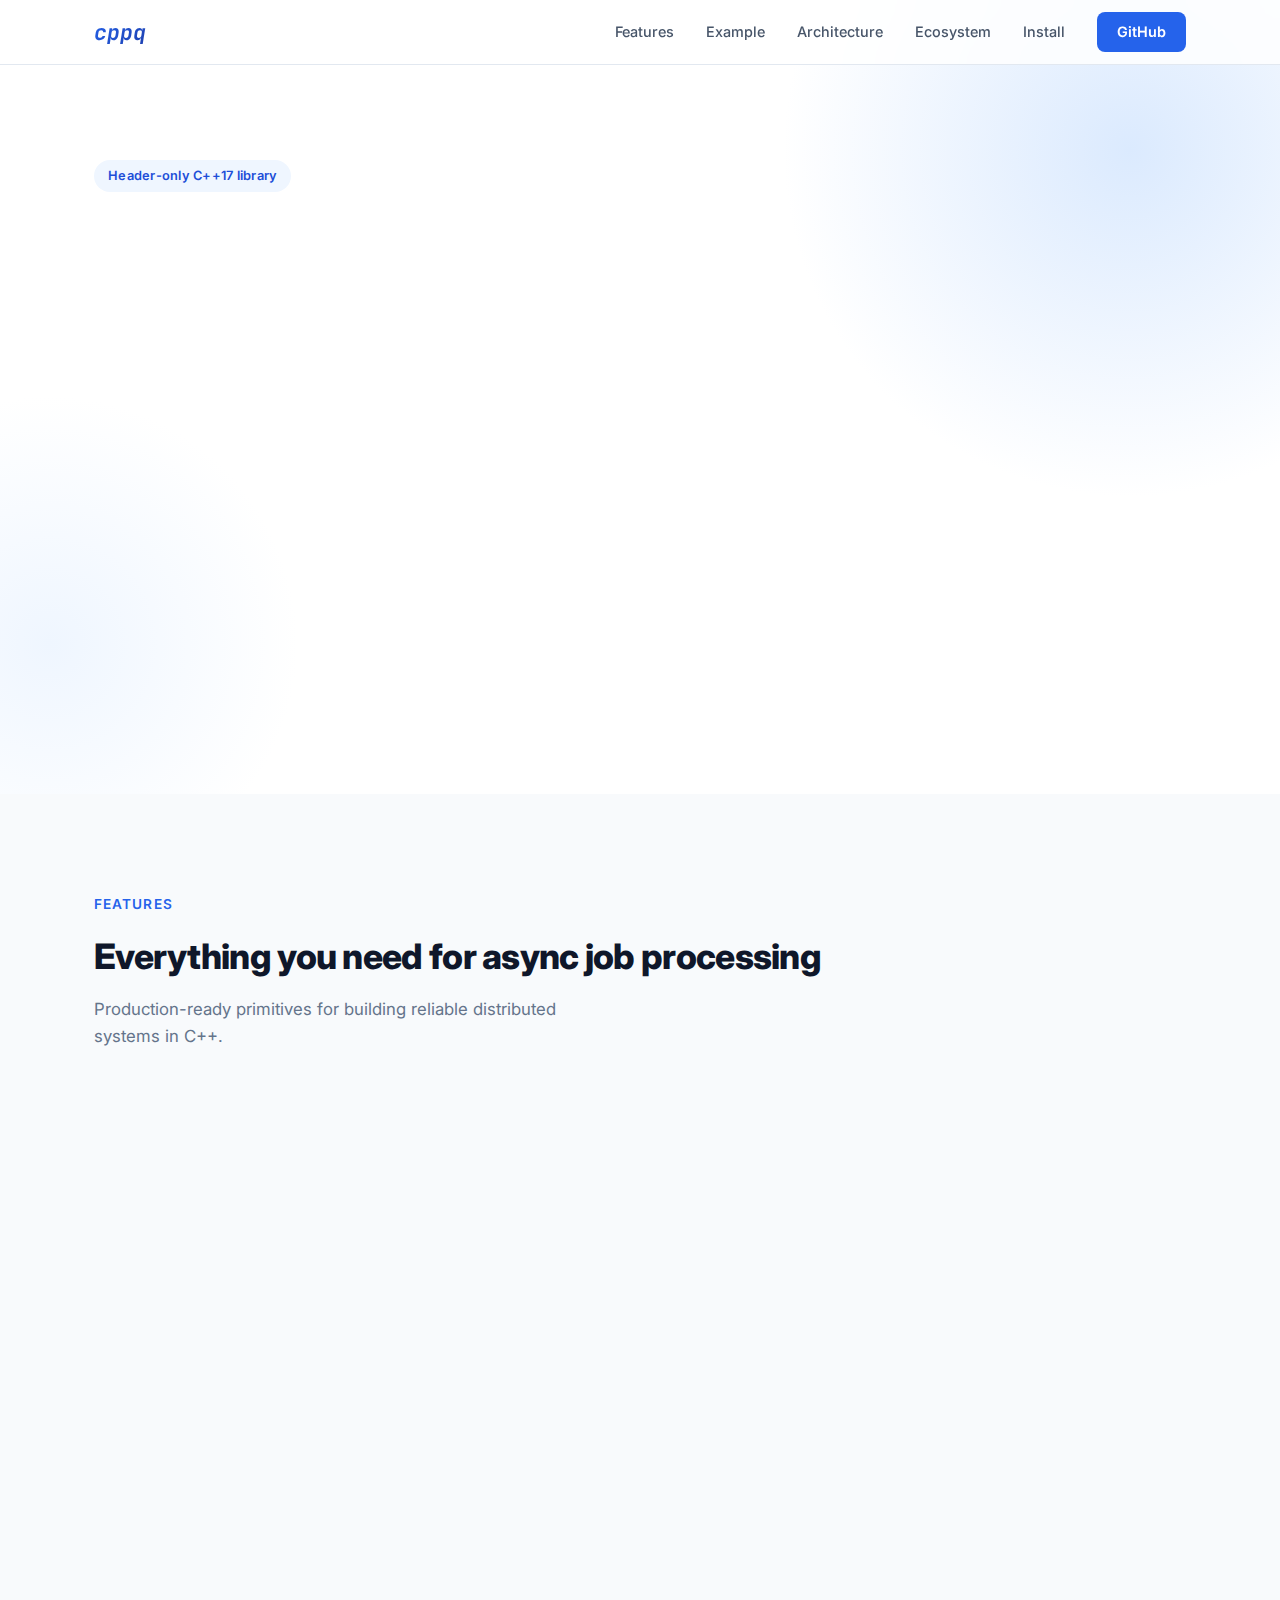
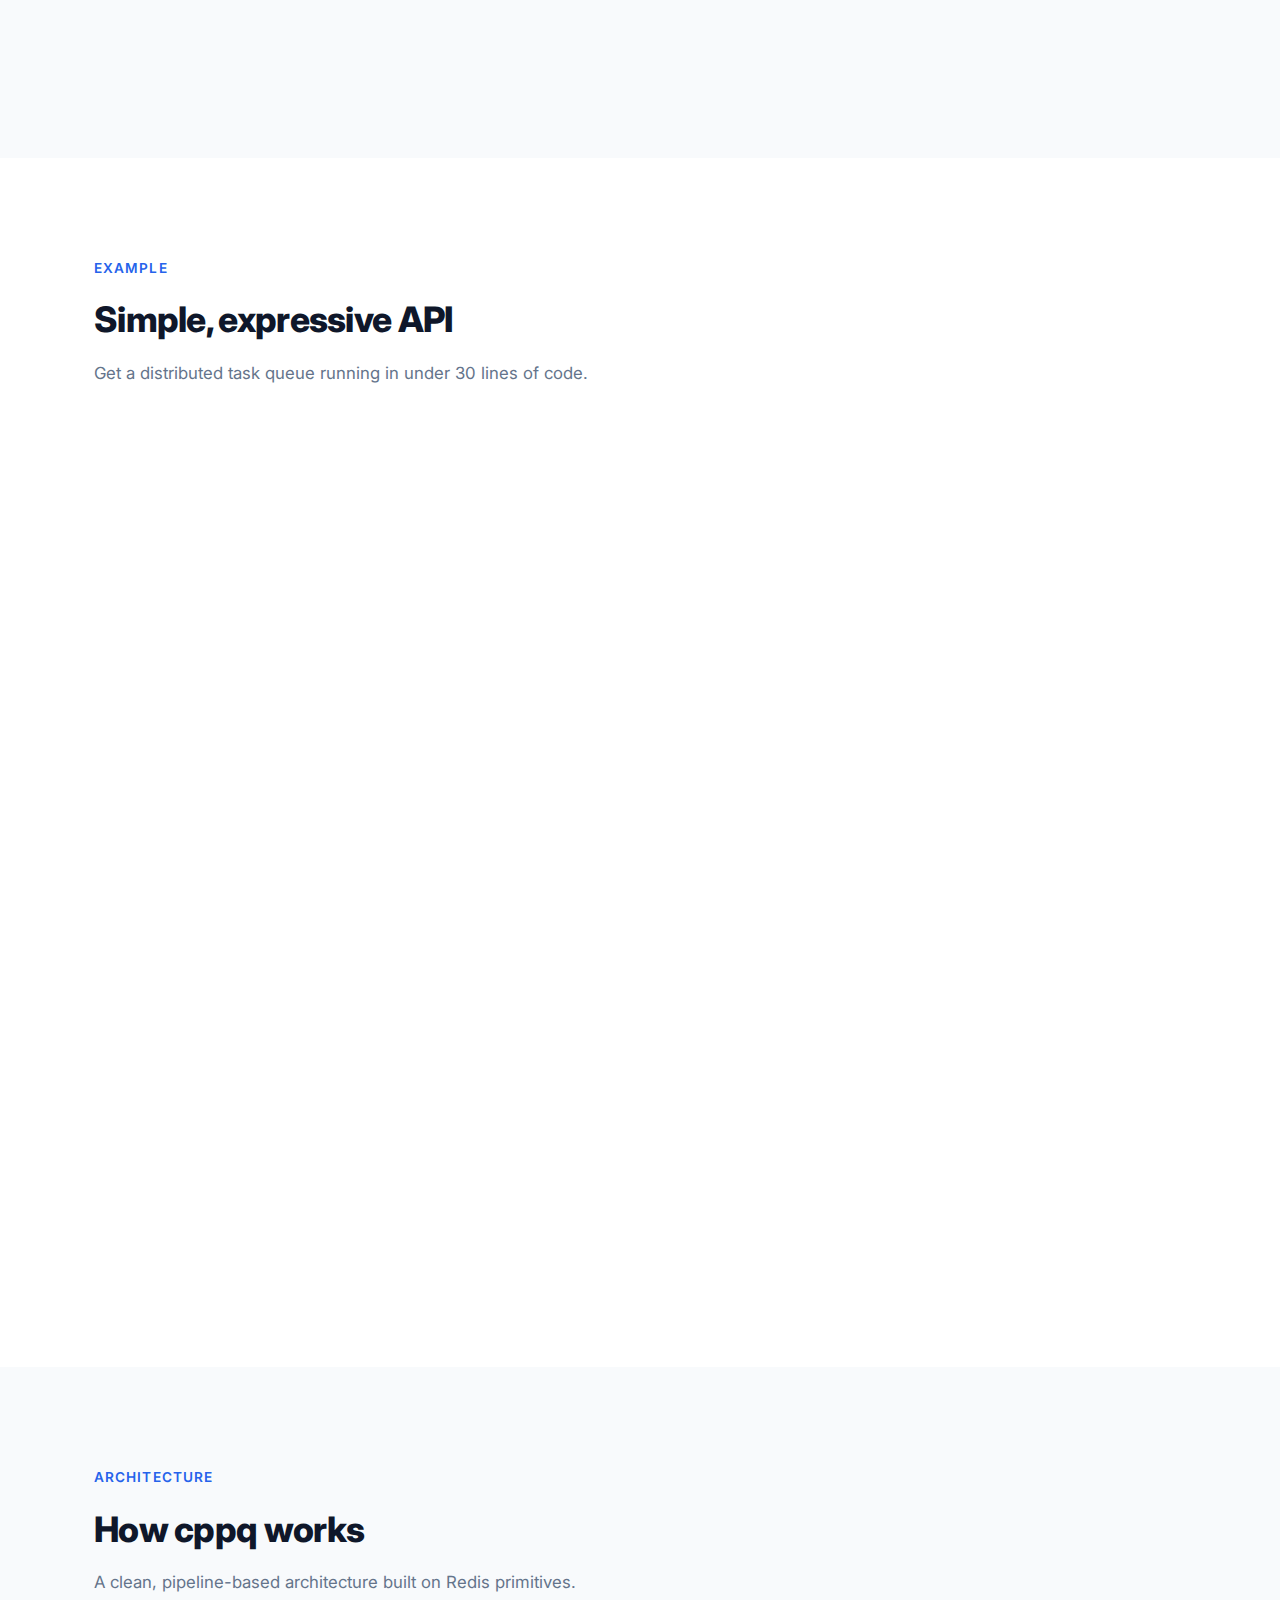
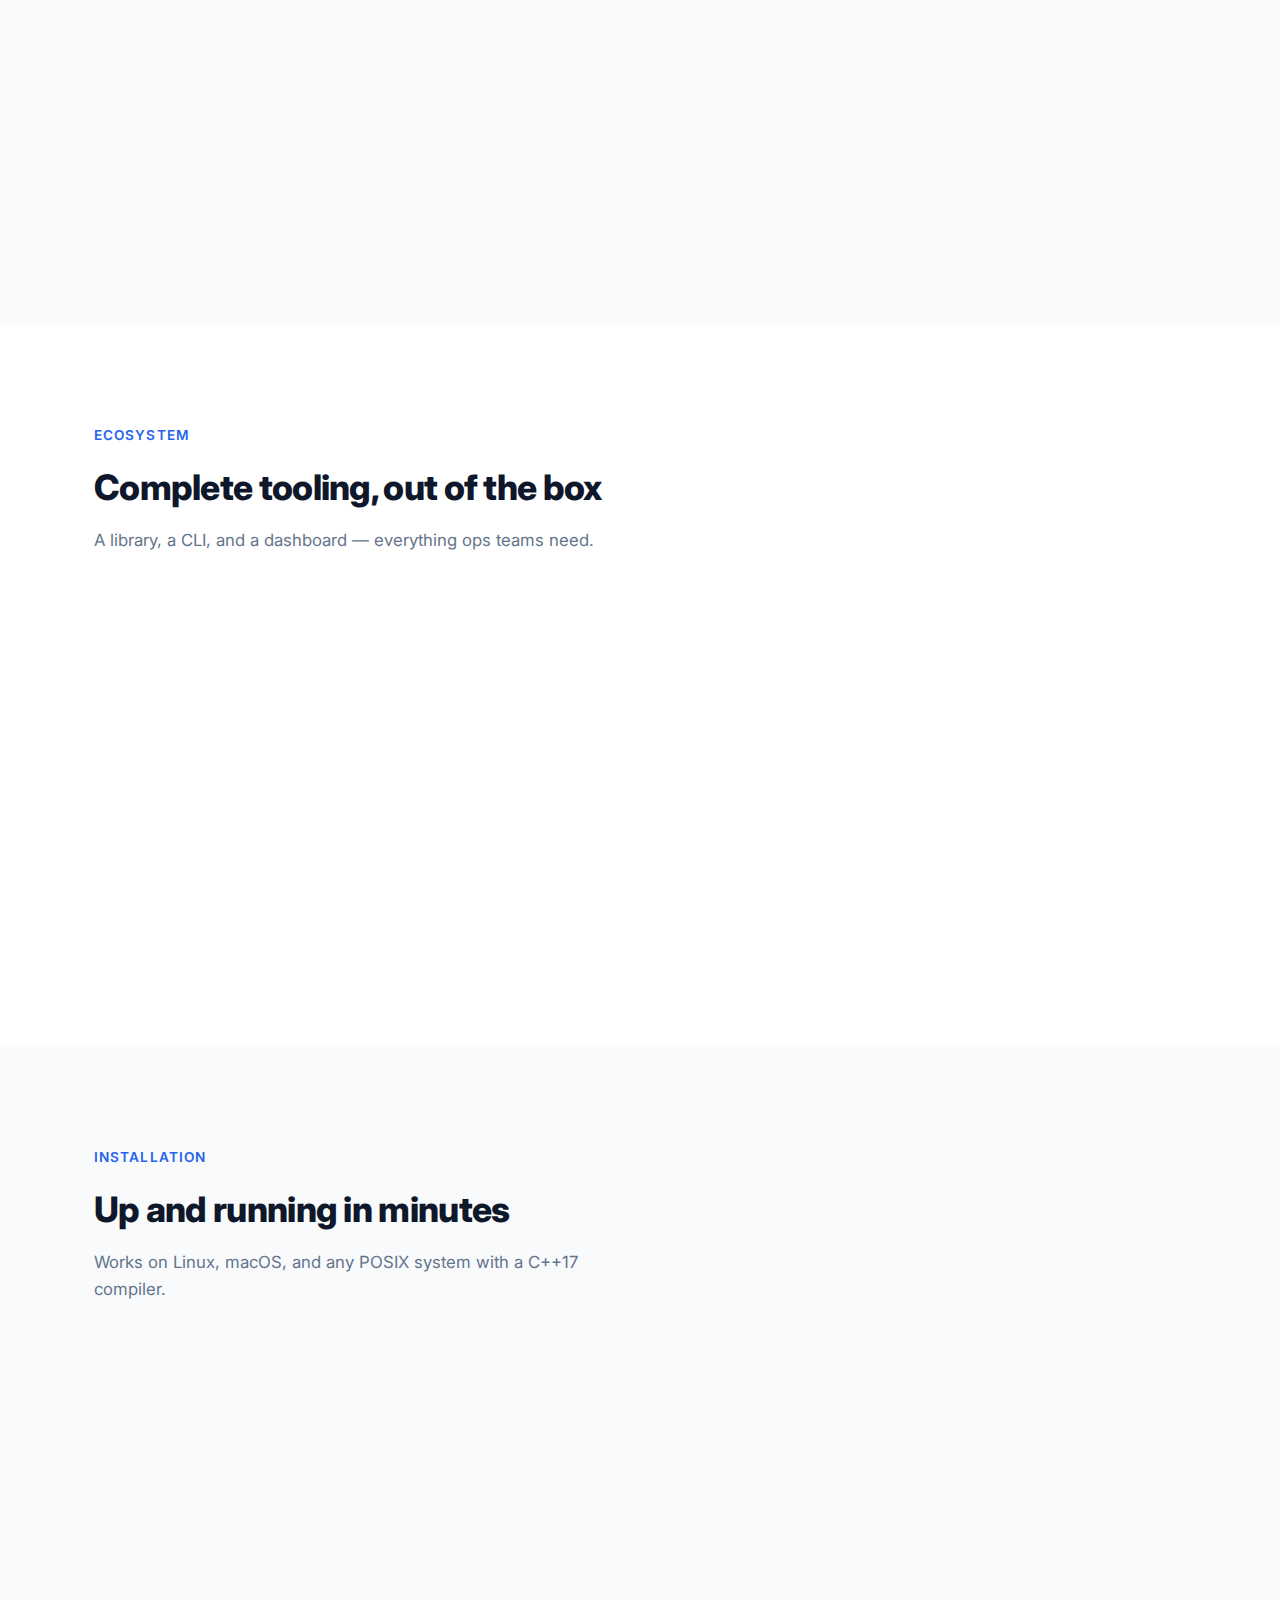
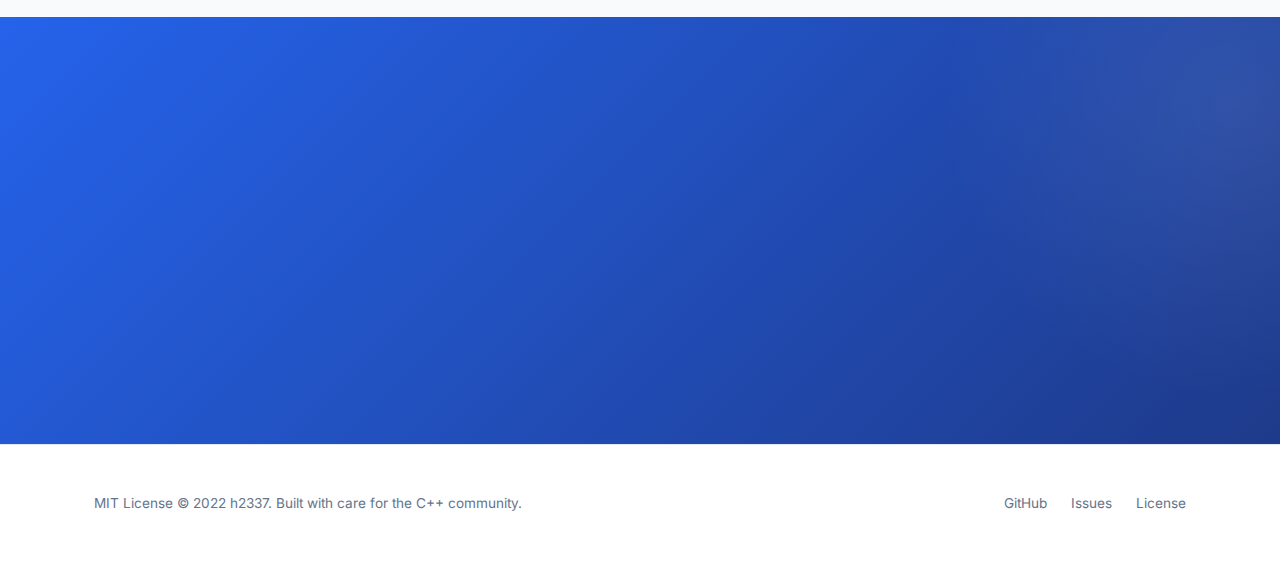
<file: cppq/index.html>
<!DOCTYPE html>
<html lang="en">
<head>
  <meta charset="UTF-8">
  <meta name="viewport" content="width=device-width, initial-scale=1.0">
  <title>cppq - Distributed Task Queue for Modern C++17</title>
  <meta name="description" content="A header-only, Redis-backed distributed task queue for modern C++17 applications with worker orchestration, scheduling, and tooling built-in.">
  <link rel="preconnect" href="https://fonts.googleapis.com">
  <link rel="preconnect" href="https://fonts.gstatic.com" crossorigin>
  <link href="https://fonts.googleapis.com/css2?family=Inter:wght@400;500;600;700;800&family=JetBrains+Mono:wght@400;500;600&display=swap" rel="stylesheet">
  <style>
    *,*::before,*::after{box-sizing:border-box;margin:0;padding:0}
    :root {
      --blue-50:#eff6ff;--blue-100:#dbeafe;--blue-200:#bfdbfe;--blue-300:#93c5fd;
      --blue-400:#60a5fa;--blue-500:#3b82f6;--blue-600:#2563eb;--blue-700:#1d4ed8;
      --blue-800:#1e40af;--blue-900:#1e3a8a;--blue-950:#172554;
      --slate-50:#f8fafc;--slate-100:#f1f5f9;--slate-200:#e2e8f0;--slate-300:#cbd5e1;
      --slate-400:#94a3b8;--slate-500:#64748b;--slate-600:#475569;--slate-700:#334155;
      --slate-800:#1e293b;--slate-900:#0f172a;--slate-950:#020617;
      --radius:12px;
    }
    html{scroll-behavior:smooth}
    body{font-family:'Inter',system-ui,-apple-system,sans-serif;color:var(--slate-800);background:#fff;line-height:1.6;overflow-x:hidden}

    /* ── Utility ── */
    .container{max-width:1140px;margin:0 auto;padding:0 24px}
    .mono{font-family:'JetBrains Mono','Consolas',monospace}
    .badge{display:inline-block;padding:6px 14px;border-radius:9999px;font-size:.8rem;font-weight:600;letter-spacing:.02em}

    /* ── Nav ── */
    nav{position:fixed;top:0;left:0;right:0;z-index:100;backdrop-filter:blur(16px);-webkit-backdrop-filter:blur(16px);background:rgba(255,255,255,.82);border-bottom:1px solid var(--slate-200);transition:box-shadow .3s}
    nav.scrolled{box-shadow:0 1px 12px rgba(0,0,0,.06)}
    .nav-inner{display:flex;align-items:center;justify-content:space-between;height:64px}
    .nav-logo{font-family:'JetBrains Mono',monospace;font-size:1.35rem;font-weight:700;font-style:italic;background:linear-gradient(135deg,var(--blue-600),var(--blue-800));-webkit-background-clip:text;-webkit-text-fill-color:transparent;text-decoration:none}
    .nav-links{display:flex;gap:32px;align-items:center}
    .nav-links a{text-decoration:none;font-size:.9rem;font-weight:500;color:var(--slate-600);transition:color .2s}
    .nav-links a:hover{color:var(--blue-600)}
    .nav-cta{background:var(--blue-600)!important;color:#fff!important;padding:8px 20px;border-radius:8px;font-weight:600!important;transition:background .2s,transform .1s}
    .nav-cta:hover{background:var(--blue-700)!important;transform:translateY(-1px)}
    .mobile-toggle{display:none;background:none;border:none;cursor:pointer;padding:4px}
    .mobile-toggle svg{width:24px;height:24px;color:var(--slate-700)}

    /* ── Hero ── */
    .hero{padding:160px 0 100px;position:relative;overflow:hidden}
    .hero::before{content:'';position:absolute;top:-200px;right:-200px;width:700px;height:700px;background:radial-gradient(circle,var(--blue-100) 0%,transparent 70%);pointer-events:none}
    .hero::after{content:'';position:absolute;bottom:-100px;left:-200px;width:500px;height:500px;background:radial-gradient(circle,var(--blue-50) 0%,transparent 70%);pointer-events:none}
    .hero-content{position:relative;z-index:1;max-width:720px}
    .hero .badge{background:var(--blue-50);color:var(--blue-700);margin-bottom:24px}
    .hero h1{font-size:3.5rem;font-weight:800;line-height:1.12;letter-spacing:-.03em;color:var(--slate-900)}
    .hero h1 span{background:linear-gradient(135deg,var(--blue-600),var(--blue-800));-webkit-background-clip:text;-webkit-text-fill-color:transparent}
    .hero p{font-size:1.2rem;color:var(--slate-600);margin-top:20px;max-width:560px;line-height:1.7}
    .hero-actions{display:flex;gap:16px;margin-top:36px;flex-wrap:wrap}
    .btn{display:inline-flex;align-items:center;gap:8px;padding:14px 28px;border-radius:10px;font-size:.95rem;font-weight:600;text-decoration:none;transition:all .2s}
    .btn-primary{background:var(--blue-600);color:#fff;box-shadow:0 4px 14px rgba(37,99,235,.35)}
    .btn-primary:hover{background:var(--blue-700);transform:translateY(-2px);box-shadow:0 6px 20px rgba(37,99,235,.4)}
    .btn-secondary{background:var(--slate-100);color:var(--slate-800)}
    .btn-secondary:hover{background:var(--slate-200);transform:translateY(-2px)}
    .hero-install{margin-top:40px;display:inline-flex;align-items:center;gap:12px;background:var(--slate-900);color:var(--slate-300);padding:14px 24px;border-radius:10px;font-family:'JetBrains Mono',monospace;font-size:.88rem;user-select:all;cursor:text}
    .hero-install .prompt{color:var(--blue-400);user-select:none}
    .hero-install .copy-btn{background:none;border:1px solid var(--slate-700);color:var(--slate-400);padding:4px 10px;border-radius:6px;font-size:.75rem;cursor:pointer;margin-left:8px;transition:all .2s;user-select:none;font-family:'Inter',sans-serif}
    .hero-install .copy-btn:hover{background:var(--slate-800);color:var(--slate-200);border-color:var(--slate-600)}

    /* ── Features Grid ── */
    .features{padding:100px 0;background:var(--slate-50)}
    .section-label{font-size:.85rem;font-weight:600;color:var(--blue-600);text-transform:uppercase;letter-spacing:.08em;margin-bottom:12px}
    .section-title{font-size:2.2rem;font-weight:800;color:var(--slate-900);letter-spacing:-.02em}
    .section-subtitle{font-size:1.05rem;color:var(--slate-500);margin-top:12px;max-width:520px}
    .features-grid{display:grid;grid-template-columns:repeat(3,1fr);gap:24px;margin-top:56px}
    .feature-card{background:#fff;border:1px solid var(--slate-200);border-radius:var(--radius);padding:32px;transition:all .25s}
    .feature-card:hover{border-color:var(--blue-200);box-shadow:0 8px 30px rgba(37,99,235,.08);transform:translateY(-4px)}
    .feature-icon{width:48px;height:48px;border-radius:10px;display:flex;align-items:center;justify-content:center;margin-bottom:20px;font-size:1.3rem}
    .feature-icon.blue{background:var(--blue-50);color:var(--blue-600)}
    .feature-icon.indigo{background:#eef2ff;color:#4f46e5}
    .feature-icon.emerald{background:#ecfdf5;color:#059669}
    .feature-icon.amber{background:#fffbeb;color:#d97706}
    .feature-icon.rose{background:#fff1f2;color:#e11d48}
    .feature-icon.violet{background:#f5f3ff;color:#7c3aed}
    .feature-card h3{font-size:1.05rem;font-weight:700;color:var(--slate-900);margin-bottom:8px}
    .feature-card p{font-size:.9rem;color:var(--slate-500);line-height:1.65}

    /* ── Code Example ── */
    .code-section{padding:100px 0}
    .code-layout{display:grid;grid-template-columns:1fr 1fr;gap:60px;align-items:center;margin-top:48px}
    .code-text h3{font-size:1.5rem;font-weight:700;color:var(--slate-900);margin-bottom:16px}
    .code-text p{color:var(--slate-500);line-height:1.7;margin-bottom:16px}
    .code-steps{list-style:none;counter-reset:step}
    .code-steps li{counter-increment:step;padding:10px 0 10px 40px;position:relative;color:var(--slate-600);font-size:.92rem}
    .code-steps li::before{content:counter(step);position:absolute;left:0;top:10px;width:28px;height:28px;border-radius:8px;background:var(--blue-50);color:var(--blue-600);font-weight:700;font-size:.8rem;display:flex;align-items:center;justify-content:center}
    .code-block{background:var(--slate-900);border-radius:var(--radius);overflow:hidden;box-shadow:0 20px 60px rgba(0,0,0,.15)}
    .code-header{display:flex;align-items:center;gap:8px;padding:16px 20px;background:var(--slate-800);border-bottom:1px solid rgba(255,255,255,.06)}
    .code-dot{width:12px;height:12px;border-radius:50%}
    .code-dot.red{background:#ef4444}.code-dot.yellow{background:#eab308}.code-dot.green{background:#22c55e}
    .code-header span{margin-left:auto;font-family:'JetBrains Mono',monospace;font-size:.75rem;color:var(--slate-500)}
    .code-body{padding:24px;overflow-x:auto;font-family:'JetBrains Mono',monospace;font-size:.82rem;line-height:1.8;color:var(--slate-300)}
    .code-body .kw{color:#c084fc}
    .code-body .fn{color:#60a5fa}
    .code-body .str{color:#4ade80}
    .code-body .cm{color:var(--slate-500);font-style:italic}
    .code-body .num{color:#fbbf24}
    .code-body .type{color:#38bdf8}
    .code-body .inc{color:#f472b6}

    /* ── Architecture ── */
    .architecture{padding:100px 0;background:var(--slate-50)}
    .arch-diagram{margin-top:56px;display:flex;align-items:center;justify-content:center;gap:20px;flex-wrap:wrap}
    .arch-box{background:#fff;border:1px solid var(--slate-200);border-radius:var(--radius);padding:28px 32px;text-align:center;min-width:180px;transition:all .25s}
    .arch-box:hover{border-color:var(--blue-300);box-shadow:0 8px 24px rgba(37,99,235,.08);transform:translateY(-3px)}
    .arch-box .arch-icon{font-size:2rem;margin-bottom:12px}
    .arch-box h4{font-size:.95rem;font-weight:700;color:var(--slate-900);margin-bottom:4px}
    .arch-box p{font-size:.8rem;color:var(--slate-500)}
    .arch-arrow{font-size:1.5rem;color:var(--blue-400);font-weight:700;flex-shrink:0}

    /* ── Ecosystem ── */
    .ecosystem{padding:100px 0}
    .eco-grid{display:grid;grid-template-columns:repeat(3,1fr);gap:24px;margin-top:56px}
    .eco-card{border:1px solid var(--slate-200);border-radius:var(--radius);overflow:hidden;transition:all .25s}
    .eco-card:hover{border-color:var(--blue-200);box-shadow:0 8px 30px rgba(37,99,235,.08);transform:translateY(-4px)}
    .eco-card-header{padding:24px 28px 20px;border-bottom:1px solid var(--slate-100)}
    .eco-card-header .eco-tag{display:inline-block;padding:4px 10px;border-radius:6px;font-size:.7rem;font-weight:600;text-transform:uppercase;letter-spacing:.05em;margin-bottom:12px}
    .eco-tag.cpp{background:var(--blue-50);color:var(--blue-700)}
    .eco-tag.python{background:#fef3c7;color:#92400e}
    .eco-tag.nextjs{background:#f0fdf4;color:#166534}
    .eco-card-header h3{font-size:1.15rem;font-weight:700;color:var(--slate-900)}
    .eco-card-body{padding:20px 28px 28px}
    .eco-card-body p{font-size:.88rem;color:var(--slate-500);line-height:1.65;margin-bottom:16px}
    .eco-card-body code{background:var(--slate-100);padding:2px 8px;border-radius:5px;font-size:.82rem;font-family:'JetBrains Mono',monospace;color:var(--slate-700)}
    .eco-install{background:var(--slate-900);padding:12px 16px;border-radius:8px;font-family:'JetBrains Mono',monospace;font-size:.78rem;color:var(--slate-300);overflow-x:auto}
    .eco-install .prompt{color:var(--blue-400)}

    /* ── Install ── */
    .install{padding:100px 0;background:var(--slate-50)}
    .install-grid{display:grid;grid-template-columns:repeat(3,1fr);gap:24px;margin-top:56px}
    .install-card{background:#fff;border:1px solid var(--slate-200);border-radius:var(--radius);padding:28px;transition:all .25s}
    .install-card:hover{border-color:var(--blue-200);box-shadow:0 6px 20px rgba(37,99,235,.06)}
    .install-card h4{font-size:.95rem;font-weight:700;color:var(--slate-900);margin-bottom:12px;display:flex;align-items:center;gap:8px}
    .install-card .eco-install{margin-top:0}

    /* ── CTA ── */
    .cta{padding:100px 0;text-align:center;position:relative;overflow:hidden}
    .cta::before{content:'';position:absolute;inset:0;background:linear-gradient(135deg,var(--blue-600),var(--blue-900));z-index:0}
    .cta::after{content:'';position:absolute;top:-50%;right:-20%;width:600px;height:600px;background:radial-gradient(circle,rgba(255,255,255,.08) 0%,transparent 70%);pointer-events:none;z-index:0}
    .cta .container{position:relative;z-index:1}
    .cta h2{font-size:2.6rem;font-weight:800;color:#fff;letter-spacing:-.02em}
    .cta p{color:rgba(255,255,255,.7);font-size:1.1rem;margin-top:16px;max-width:500px;margin-left:auto;margin-right:auto}
    .cta .hero-actions{justify-content:center;margin-top:32px}
    .btn-white{background:#fff;color:var(--blue-700);box-shadow:0 4px 14px rgba(0,0,0,.15)}
    .btn-white:hover{transform:translateY(-2px);box-shadow:0 6px 20px rgba(0,0,0,.2)}
    .btn-outline{background:transparent;color:#fff;border:2px solid rgba(255,255,255,.3)}
    .btn-outline:hover{background:rgba(255,255,255,.1);border-color:rgba(255,255,255,.5);transform:translateY(-2px)}

    /* ── Footer ── */
    footer{padding:48px 0;border-top:1px solid var(--slate-200);background:#fff}
    .footer-inner{display:flex;align-items:center;justify-content:space-between}
    .footer-inner p{font-size:.85rem;color:var(--slate-500)}
    .footer-links{display:flex;gap:24px}
    .footer-links a{font-size:.85rem;color:var(--slate-500);text-decoration:none;transition:color .2s}
    .footer-links a:hover{color:var(--blue-600)}

    /* ── Animations ── */
    @keyframes fadeUp{from{opacity:0;transform:translateY(24px)}to{opacity:1;transform:translateY(0)}}
    .fade-up{animation:fadeUp .7s cubic-bezier(.16,1,.3,1) forwards}
    .delay-1{animation-delay:.1s;opacity:0}
    .delay-2{animation-delay:.2s;opacity:0}
    .delay-3{animation-delay:.3s;opacity:0}
    .delay-4{animation-delay:.4s;opacity:0}

    /* ── Scroll reveal ── */
    .reveal{opacity:0;transform:translateY(30px);transition:all .7s cubic-bezier(.16,1,.3,1)}
    .reveal.visible{opacity:1;transform:translateY(0)}

    /* ── Responsive ── */
    @media(max-width:900px){
      .features-grid,.eco-grid,.install-grid{grid-template-columns:1fr 1fr}
      .code-layout{grid-template-columns:1fr;gap:40px}
      .hero h1{font-size:2.6rem}
      .arch-diagram{flex-direction:column}
      .arch-arrow{transform:rotate(90deg)}
    }
    @media(max-width:640px){
      .features-grid,.eco-grid,.install-grid{grid-template-columns:1fr}
      .hero h1{font-size:2rem}
      .section-title{font-size:1.7rem}
      .nav-links{display:none}
      .mobile-toggle{display:block}
      .nav-links.open{display:flex;flex-direction:column;position:absolute;top:64px;left:0;right:0;background:#fff;padding:24px;border-bottom:1px solid var(--slate-200);box-shadow:0 8px 24px rgba(0,0,0,.08)}
      .footer-inner{flex-direction:column;gap:16px;text-align:center}
      .hero-install{flex-direction:column;align-items:flex-start}
      .cta h2{font-size:1.8rem}
    }
  </style>
</head>
<body>

<!-- ── Navigation ── -->
<nav id="nav">
  <div class="container nav-inner">
    <a href="#" class="nav-logo">cppq</a>
    <div class="nav-links" id="navLinks">
      <a href="#features">Features</a>
      <a href="#example">Example</a>
      <a href="#architecture">Architecture</a>
      <a href="#ecosystem">Ecosystem</a>
      <a href="#install">Install</a>
      <a href="https://github.com/h2337/cppq" class="nav-cta">GitHub</a>
    </div>
    <button class="mobile-toggle" onclick="document.getElementById('navLinks').classList.toggle('open')" aria-label="Toggle menu">
      <svg fill="none" viewBox="0 0 24 24" stroke="currentColor" stroke-width="2"><path stroke-linecap="round" stroke-linejoin="round" d="M4 6h16M4 12h16M4 18h16"/></svg>
    </button>
  </div>
</nav>

<!-- ── Hero ── -->
<section class="hero">
  <div class="container">
    <div class="hero-content">
      <span class="badge fade-up">Header-only C++17 library</span>
      <h1 class="fade-up delay-1">Distributed task queues for <span>modern C++</span></h1>
      <p class="fade-up delay-2">Redis-backed, header-only task queue with worker orchestration, scheduling, automatic retries, and a complete tooling ecosystem. Drop one header, link two libraries, and start processing.</p>
      <div class="hero-actions fade-up delay-3">
        <a href="#example" class="btn btn-primary">
          <svg width="18" height="18" fill="none" viewBox="0 0 24 24" stroke="currentColor" stroke-width="2"><path stroke-linecap="round" stroke-linejoin="round" d="M13 10V3L4 14h7v7l9-11h-7z"/></svg>
          Get Started
        </a>
        <a href="https://github.com/h2337/cppq" class="btn btn-secondary">
          <svg width="18" height="18" viewBox="0 0 24 24" fill="currentColor"><path d="M12 .3a12 12 0 00-3.8 23.38c.6.12.83-.26.83-.57L9 20.93c-3.34.73-4.04-1.61-4.04-1.61-.55-1.39-1.33-1.76-1.33-1.76-1.09-.74.08-.73.08-.73 1.2.09 1.84 1.24 1.84 1.24 1.07 1.83 2.8 1.3 3.49 1 .1-.78.42-1.3.76-1.6-2.67-.31-5.47-1.34-5.47-5.93 0-1.31.47-2.38 1.24-3.22-.14-.3-.54-1.52.1-3.18 0 0 1-.32 3.3 1.23a11.5 11.5 0 016.02 0c2.28-1.55 3.29-1.23 3.29-1.23.64 1.66.24 2.88.12 3.18a4.65 4.65 0 011.23 3.22c0 4.61-2.8 5.62-5.48 5.92.42.36.81 1.1.81 2.22l-.01 3.29c0 .31.2.69.82.57A12 12 0 0012 .3"/></svg>
          View on GitHub
        </a>
      </div>
      <div class="hero-install fade-up delay-4">
        <span class="prompt">$</span>
        <span id="installCmd">cp cppq.hpp /your/project/ && g++ -std=c++17 app.cpp -lhiredis -luuid -lpthread</span>
        <button class="copy-btn" onclick="copyInstall()">Copy</button>
      </div>
    </div>
  </div>
</section>

<!-- ── Features ── -->
<section class="features" id="features">
  <div class="container">
    <div class="section-label">Features</div>
    <h2 class="section-title">Everything you need for async job processing</h2>
    <p class="section-subtitle">Production-ready primitives for building reliable distributed systems in C++.</p>
    <div class="features-grid">
      <div class="feature-card reveal">
        <div class="feature-icon blue">
          <svg width="24" height="24" fill="none" viewBox="0 0 24 24" stroke="currentColor" stroke-width="2"><path stroke-linecap="round" stroke-linejoin="round" d="M4 4v5h.582m15.356 2A8.001 8.001 0 004.582 9m0 0H9m11 11v-5h-.581m0 0a8.003 8.003 0 01-15.357-2m15.357 2H15"/></svg>
        </div>
        <h3>At-Least-Once Delivery</h3>
        <p>Tasks are guaranteed to execute at least once with automatic retry tracking. Failed tasks are re-enqueued with configurable retry limits.</p>
      </div>
      <div class="feature-card reveal">
        <div class="feature-icon indigo">
          <svg width="24" height="24" fill="none" viewBox="0 0 24 24" stroke="currentColor" stroke-width="2"><path stroke-linecap="round" stroke-linejoin="round" d="M12 8v4l3 3m6-3a9 9 0 11-18 0 9 9 0 0118 0z"/></svg>
        </div>
        <h3>Scheduled Execution</h3>
        <p>Enqueue tasks for future execution with precise time-based scheduling using standard C++ chrono. Cron support planned.</p>
      </div>
      <div class="feature-card reveal">
        <div class="feature-icon emerald">
          <svg width="24" height="24" fill="none" viewBox="0 0 24 24" stroke="currentColor" stroke-width="2"><path stroke-linecap="round" stroke-linejoin="round" d="M9 12l2 2 4-4m5.618-4.016A11.955 11.955 0 0112 2.944a11.955 11.955 0 01-8.618 3.04A12.02 12.02 0 003 9c0 5.591 3.824 10.29 9 11.622 5.176-1.332 9-6.03 9-11.622 0-1.042-.133-2.052-.382-3.016z"/></svg>
        </div>
        <h3>Task Recovery</h3>
        <p>Crashed workers don't lose tasks. Recovery logic automatically returns stuck tasks to the pending queue after configurable timeouts.</p>
      </div>
      <div class="feature-card reveal">
        <div class="feature-icon amber">
          <svg width="24" height="24" fill="none" viewBox="0 0 24 24" stroke="currentColor" stroke-width="2"><path stroke-linecap="round" stroke-linejoin="round" d="M3 4h13M3 8h9m-9 4h6m4 0l4-4m0 0l4 4m-4-4v12"/></svg>
        </div>
        <h3>Priority Queues</h3>
        <p>Multiple named queues with configurable priority weights. Workers poll higher-priority queues more frequently, ensuring critical tasks run first.</p>
      </div>
      <div class="feature-card reveal">
        <div class="feature-icon rose">
          <svg width="24" height="24" fill="none" viewBox="0 0 24 24" stroke="currentColor" stroke-width="2"><path stroke-linecap="round" stroke-linejoin="round" d="M10 20l4-16m4 4l4 4-4 4M6 16l-4-4 4-4"/></svg>
        </div>
        <h3>Header-Only</h3>
        <p>Drop a single <code class="mono" style="font-size:.82rem">cppq.hpp</code> file into your project. No build system integration needed. Just include, link, and go.</p>
      </div>
      <div class="feature-card reveal">
        <div class="feature-icon violet">
          <svg width="24" height="24" fill="none" viewBox="0 0 24 24" stroke="currentColor" stroke-width="2"><path stroke-linecap="round" stroke-linejoin="round" d="M10.325 4.317c.426-1.756 2.924-1.756 3.35 0a1.724 1.724 0 002.573 1.066c1.543-.94 3.31.826 2.37 2.37a1.724 1.724 0 001.066 2.573c1.756.426 1.756 2.924 0 3.35a1.724 1.724 0 00-1.066 2.573c.94 1.543-.826 3.31-2.37 2.37a1.724 1.724 0 00-2.573 1.066c-.426 1.756-2.924 1.756-3.35 0a1.724 1.724 0 00-2.573-1.066c-1.543.94-3.31-.826-2.37-2.37a1.724 1.724 0 00-1.066-2.573c-1.756-.426-1.756-2.924 0-3.35a1.724 1.724 0 001.066-2.573c-.94-1.543.826-3.31 2.37-2.37.996.608 2.296.07 2.572-1.065z"/><path stroke-linecap="round" stroke-linejoin="round" d="M15 12a3 3 0 11-6 0 3 3 0 016 0z"/></svg>
        </div>
        <h3>Atomic Lua Scripts</h3>
        <p>All Redis operations use server-side Lua scripts for atomic, race-condition-free task state transitions. No data loss under concurrency.</p>
      </div>
    </div>
  </div>
</section>

<!-- ── Code Example ── -->
<section class="code-section" id="example">
  <div class="container">
    <div class="section-label">Example</div>
    <h2 class="section-title">Simple, expressive API</h2>
    <p class="section-subtitle">Get a distributed task queue running in under 30 lines of code.</p>
    <div class="code-layout">
      <div class="code-text reveal">
        <h3>Three steps to async processing</h3>
        <p>cppq's API is designed to feel natural in modern C++ codebases. Define a handler, enqueue tasks, and let the server do the rest.</p>
        <ol class="code-steps">
          <li><strong>Define a handler</strong> &mdash; write a function that processes a task and optionally sets a result.</li>
          <li><strong>Register &amp; enqueue</strong> &mdash; bind the handler to a task type, connect to Redis, and push tasks onto named queues.</li>
          <li><strong>Run the server</strong> &mdash; call <code class="mono" style="font-size:.82rem">runServer</code> with queue priorities and the thread pool spins up automatically.</li>
        </ol>
      </div>
      <div class="code-block reveal">
        <div class="code-header">
          <div class="code-dot red"></div>
          <div class="code-dot yellow"></div>
          <div class="code-dot green"></div>
          <span>example.cpp</span>
        </div>
        <div class="code-body">
<pre><span class="inc">#include</span> <span class="str">"cppq.hpp"</span>

<span class="cm">// Define your task handler</span>
<span class="kw">void</span> <span class="fn">HandleEmail</span>(cppq::Task&amp; task) {
  <span class="kw">auto</span> payload = json::parse(task.payload);
  <span class="cm">// ... send the email ...</span>
  task.result = <span class="str">"{\"sent\": true}"</span>;
}

<span class="kw">int</span> <span class="fn">main</span>() {
  <span class="cm">// Register handler for task type</span>
  cppq::<span class="fn">registerHandler</span>(<span class="str">"email:deliver"</span>,
                       &amp;HandleEmail);

  <span class="cm">// Connect to Redis</span>
  redisOptions opts = {<span class="num">0</span>};
  <span class="fn">REDIS_OPTIONS_SET_TCP</span>(&amp;opts,
                        <span class="str">"127.0.0.1"</span>, <span class="num">6379</span>);
  <span class="kw">auto</span>* c = <span class="fn">redisConnectWithOptions</span>(&amp;opts);

  <span class="cm">// Enqueue tasks on named queues</span>
  cppq::Task t{<span class="str">"email:deliver"</span>, payload, <span class="num">10</span>};
  cppq::<span class="fn">enqueue</span>(c, t, <span class="str">"high"</span>);

  <span class="cm">// Start the worker server</span>
  cppq::<span class="fn">runServer</span>(opts, {
    {<span class="str">"low"</span>, <span class="num">5</span>},
    {<span class="str">"default"</span>, <span class="num">10</span>},
    {<span class="str">"high"</span>, <span class="num">20</span>}
  }, <span class="num">1000</span>);
}</pre>
        </div>
      </div>
    </div>
  </div>
</section>

<!-- ── Architecture ── -->
<section class="architecture" id="architecture">
  <div class="container">
    <div class="section-label">Architecture</div>
    <h2 class="section-title">How cppq works</h2>
    <p class="section-subtitle">A clean, pipeline-based architecture built on Redis primitives.</p>
    <div class="arch-diagram">
      <div class="arch-box reveal">
        <div class="arch-icon">
          <svg width="40" height="40" fill="none" viewBox="0 0 24 24" stroke="var(--blue-500)" stroke-width="1.5"><path stroke-linecap="round" stroke-linejoin="round" d="M12 4.354a4 4 0 110 5.292M15 21H3v-1a6 6 0 0112 0v1zm0 0h6v-1a6 6 0 00-9-5.197M13 7a4 4 0 11-8 0 4 4 0 018 0z"/></svg>
        </div>
        <h4>Producer</h4>
        <p>Enqueues Task objects</p>
      </div>
      <div class="arch-arrow reveal">&rarr;</div>
      <div class="arch-box reveal">
        <div class="arch-icon">
          <svg width="40" height="40" fill="none" viewBox="0 0 24 24" stroke="#ef4444" stroke-width="1.5"><path stroke-linecap="round" stroke-linejoin="round" d="M4 7v10c0 2.21 3.582 4 8 4s8-1.79 8-4V7M4 7c0 2.21 3.582 4 8 4s8-1.79 8-4M4 7c0-2.21 3.582-4 8-4s8 1.79 8 4m0 5c0 2.21-3.582 4-8 4s-8-1.79-8-4"/></svg>
        </div>
        <h4>Redis</h4>
        <p>Lists, hashes, Lua scripts</p>
      </div>
      <div class="arch-arrow reveal">&rarr;</div>
      <div class="arch-box reveal">
        <div class="arch-icon">
          <svg width="40" height="40" fill="none" viewBox="0 0 24 24" stroke="#059669" stroke-width="1.5"><path stroke-linecap="round" stroke-linejoin="round" d="M5 12h14M5 12a2 2 0 01-2-2V6a2 2 0 012-2h14a2 2 0 012 2v4a2 2 0 01-2 2M5 12a2 2 0 00-2 2v4a2 2 0 002 2h14a2 2 0 002-2v-4a2 2 0 00-2-2m-2-4h.01M17 16h.01"/></svg>
        </div>
        <h4>Worker Pool</h4>
        <p>Thread pool + handlers</p>
      </div>
      <div class="arch-arrow reveal">&rarr;</div>
      <div class="arch-box reveal">
        <div class="arch-icon">
          <svg width="40" height="40" fill="none" viewBox="0 0 24 24" stroke="#7c3aed" stroke-width="1.5"><path stroke-linecap="round" stroke-linejoin="round" d="M9 12l2 2 4-4m6 2a9 9 0 11-18 0 9 9 0 0118 0z"/></svg>
        </div>
        <h4>Result</h4>
        <p>Stored back in Redis</p>
      </div>
    </div>
  </div>
</section>

<!-- ── Ecosystem ── -->
<section class="ecosystem" id="ecosystem">
  <div class="container">
    <div class="section-label">Ecosystem</div>
    <h2 class="section-title">Complete tooling, out of the box</h2>
    <p class="section-subtitle">A library, a CLI, and a dashboard &mdash; everything ops teams need.</p>
    <div class="eco-grid">
      <div class="eco-card reveal">
        <div class="eco-card-header">
          <div class="eco-tag cpp">C++17</div>
          <h3>Core Library</h3>
        </div>
        <div class="eco-card-body">
          <p>Header-only queue library with task creation, enqueuing, scheduling, recovery, pause/unpause, and a built-in thread pool. One file, zero build system configuration.</p>
          <div class="eco-install"><span class="prompt">$</span> cp cppq.hpp /your/project/</div>
        </div>
      </div>
      <div class="eco-card reveal">
        <div class="eco-card-header">
          <div class="eco-tag python">Python</div>
          <h3>CLI Tool</h3>
        </div>
        <div class="eco-card-body">
          <p>Inspect queues, view task states and stats, pause or resume processing, and dump task metadata for debugging. Built with Click and Rich for beautiful terminal output.</p>
          <div class="eco-install"><span class="prompt">$</span> python3 main.py queues --format json</div>
        </div>
      </div>
      <div class="eco-card reveal">
        <div class="eco-card-header">
          <div class="eco-tag nextjs">Next.js</div>
          <h3>Web Dashboard</h3>
        </div>
        <div class="eco-card-body">
          <p>Real-time monitoring dashboard with task inspection, queue controls, and statistics. Built with Next.js 15, React 19, and Tailwind CSS for a modern interface.</p>
          <div class="eco-install"><span class="prompt">$</span> cd web && npm install && npm run dev</div>
        </div>
      </div>
    </div>
  </div>
</section>

<!-- ── Install ── -->
<section class="install" id="install">
  <div class="container">
    <div class="section-label">Installation</div>
    <h2 class="section-title">Up and running in minutes</h2>
    <p class="section-subtitle">Works on Linux, macOS, and any POSIX system with a C++17 compiler.</p>
    <div class="install-grid">
      <div class="install-card reveal">
        <h4>
          <svg width="18" height="18" fill="none" viewBox="0 0 24 24" stroke="currentColor" stroke-width="2"><path stroke-linecap="round" stroke-linejoin="round" d="M9 3v2m6-2v2M9 19v2m6-2v2M5 9H3m2 6H3m18-6h-2m2 6h-2M7 19h10a2 2 0 002-2V7a2 2 0 00-2-2H7a2 2 0 00-2 2v10a2 2 0 002 2z"/></svg>
          Debian / Ubuntu
        </h4>
        <div class="eco-install">
          <span class="prompt">$</span> sudo apt install g++ libhiredis-dev uuid-dev
        </div>
      </div>
      <div class="install-card reveal">
        <h4>
          <svg width="18" height="18" fill="none" viewBox="0 0 24 24" stroke="currentColor" stroke-width="2"><path stroke-linecap="round" stroke-linejoin="round" d="M5 3v4M3 5h4M6 17v4m-2-2h4m5-16l2.286 6.857L21 12l-5.714 2.143L13 21l-2.286-6.857L5 12l5.714-2.143L13 3z"/></svg>
          Arch Linux
        </h4>
        <div class="eco-install">
          <span class="prompt">$</span> sudo pacman -S hiredis util-linux-libs
        </div>
      </div>
      <div class="install-card reveal">
        <h4>
          <svg width="18" height="18" fill="none" viewBox="0 0 24 24" stroke="currentColor" stroke-width="2"><path stroke-linecap="round" stroke-linejoin="round" d="M9.75 17L9 20l-1 1h8l-1-1-.75-3M3 13h18M5 17h14a2 2 0 002-2V5a2 2 0 00-2-2H5a2 2 0 00-2 2v10a2 2 0 002 2z"/></svg>
          macOS (Homebrew)
        </h4>
        <div class="eco-install">
          <span class="prompt">$</span> brew install hiredis ossp-uuid
        </div>
      </div>
    </div>
  </div>
</section>

<!-- ── CTA ── -->
<section class="cta">
  <div class="container">
    <h2 class="reveal">Start processing tasks today</h2>
    <p class="reveal">One header. Two dependencies. Zero configuration. Join the developers building reliable async systems in C++.</p>
    <div class="hero-actions reveal">
      <a href="https://github.com/h2337/cppq" class="btn btn-white">
        <svg width="18" height="18" viewBox="0 0 24 24" fill="currentColor"><path d="M12 .3a12 12 0 00-3.8 23.38c.6.12.83-.26.83-.57L9 20.93c-3.34.73-4.04-1.61-4.04-1.61-.55-1.39-1.33-1.76-1.33-1.76-1.09-.74.08-.73.08-.73 1.2.09 1.84 1.24 1.84 1.24 1.07 1.83 2.8 1.3 3.49 1 .1-.78.42-1.3.76-1.6-2.67-.31-5.47-1.34-5.47-5.93 0-1.31.47-2.38 1.24-3.22-.14-.3-.54-1.52.1-3.18 0 0 1-.32 3.3 1.23a11.5 11.5 0 016.02 0c2.28-1.55 3.29-1.23 3.29-1.23.64 1.66.24 2.88.12 3.18a4.65 4.65 0 011.23 3.22c0 4.61-2.8 5.62-5.48 5.92.42.36.81 1.1.81 2.22l-.01 3.29c0 .31.2.69.82.57A12 12 0 0012 .3"/></svg>
        View on GitHub
      </a>
      <a href="#example" class="btn btn-outline">See the Example</a>
    </div>
  </div>
</section>

<!-- ── Footer ── -->
<footer>
  <div class="container footer-inner">
    <p>MIT License &copy; 2022 h2337. Built with care for the C++ community.</p>
    <div class="footer-links">
      <a href="https://github.com/h2337/cppq">GitHub</a>
      <a href="https://github.com/h2337/cppq/issues">Issues</a>
      <a href="https://github.com/h2337/cppq/blob/master/LICENSE">License</a>
    </div>
  </div>
</footer>

<script>
// Nav scroll effect
const nav = document.getElementById('nav');
window.addEventListener('scroll', () => {
  nav.classList.toggle('scrolled', window.scrollY > 20);
});

// Scroll reveal
const reveals = document.querySelectorAll('.reveal');
const observer = new IntersectionObserver((entries) => {
  entries.forEach(entry => {
    if (entry.isIntersecting) {
      entry.target.classList.add('visible');
      observer.unobserve(entry.target);
    }
  });
}, { threshold: 0.1, rootMargin: '0px 0px -40px 0px' });
reveals.forEach(el => observer.observe(el));

// Copy install command
function copyInstall() {
  const text = document.getElementById('installCmd').textContent;
  navigator.clipboard.writeText(text).then(() => {
    const btn = document.querySelector('.copy-btn');
    btn.textContent = 'Copied!';
    setTimeout(() => btn.textContent = 'Copy', 2000);
  });
}

// Close mobile menu on link click
document.querySelectorAll('.nav-links a').forEach(a => {
  a.addEventListener('click', () => {
    document.getElementById('navLinks').classList.remove('open');
  });
});
</script>

</body>
</html>
</file>
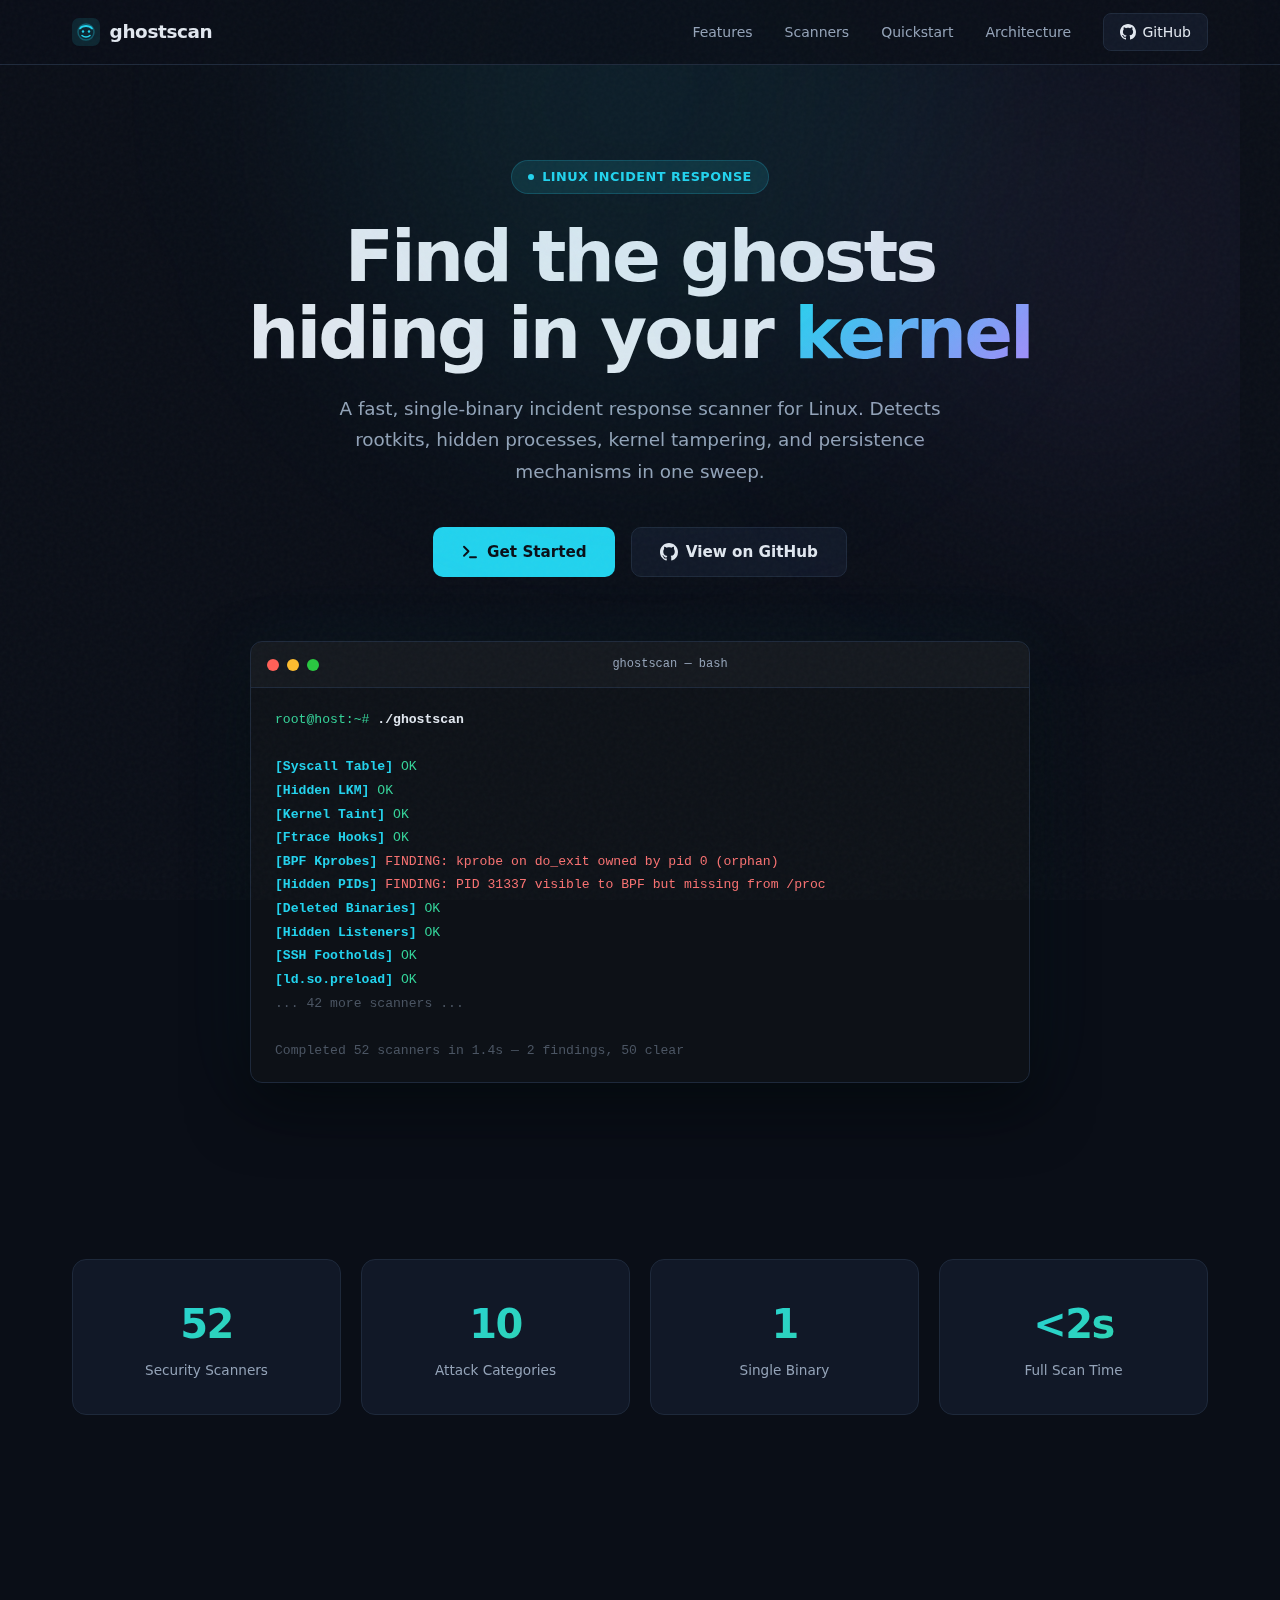
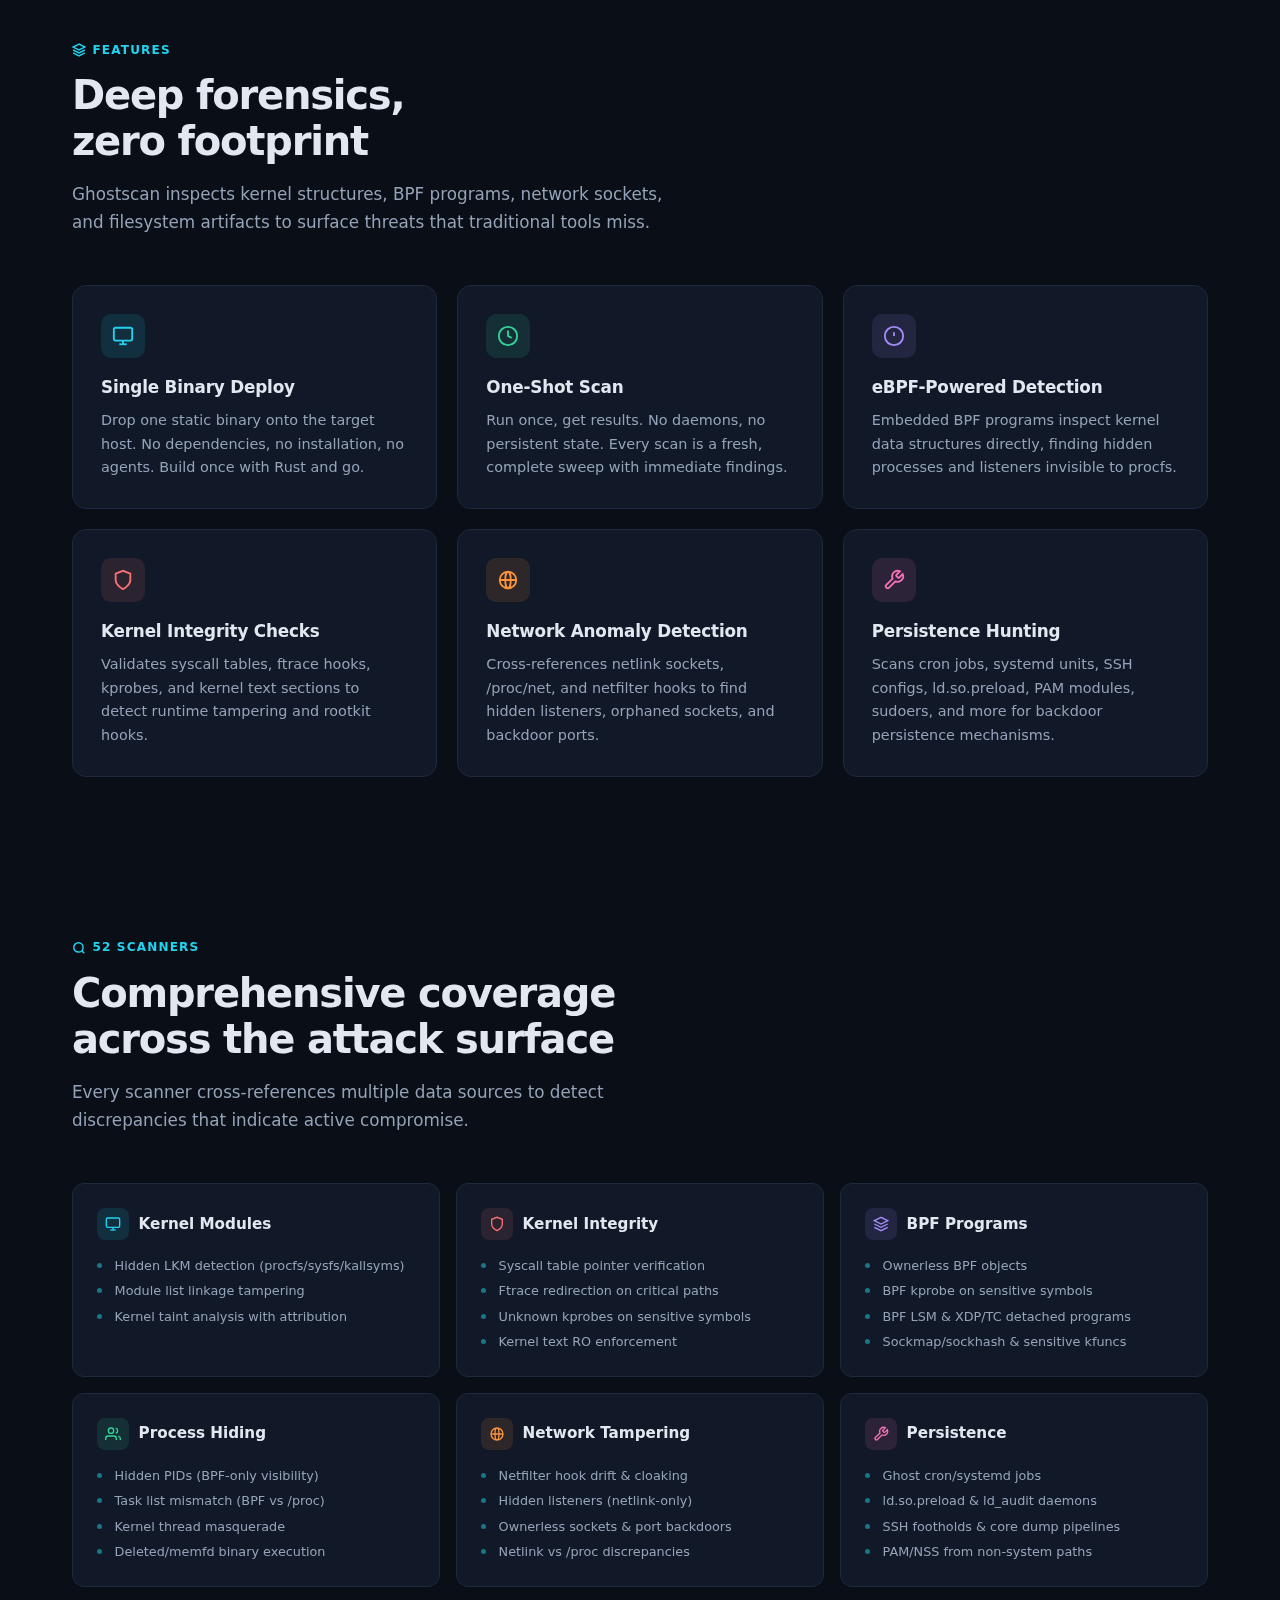
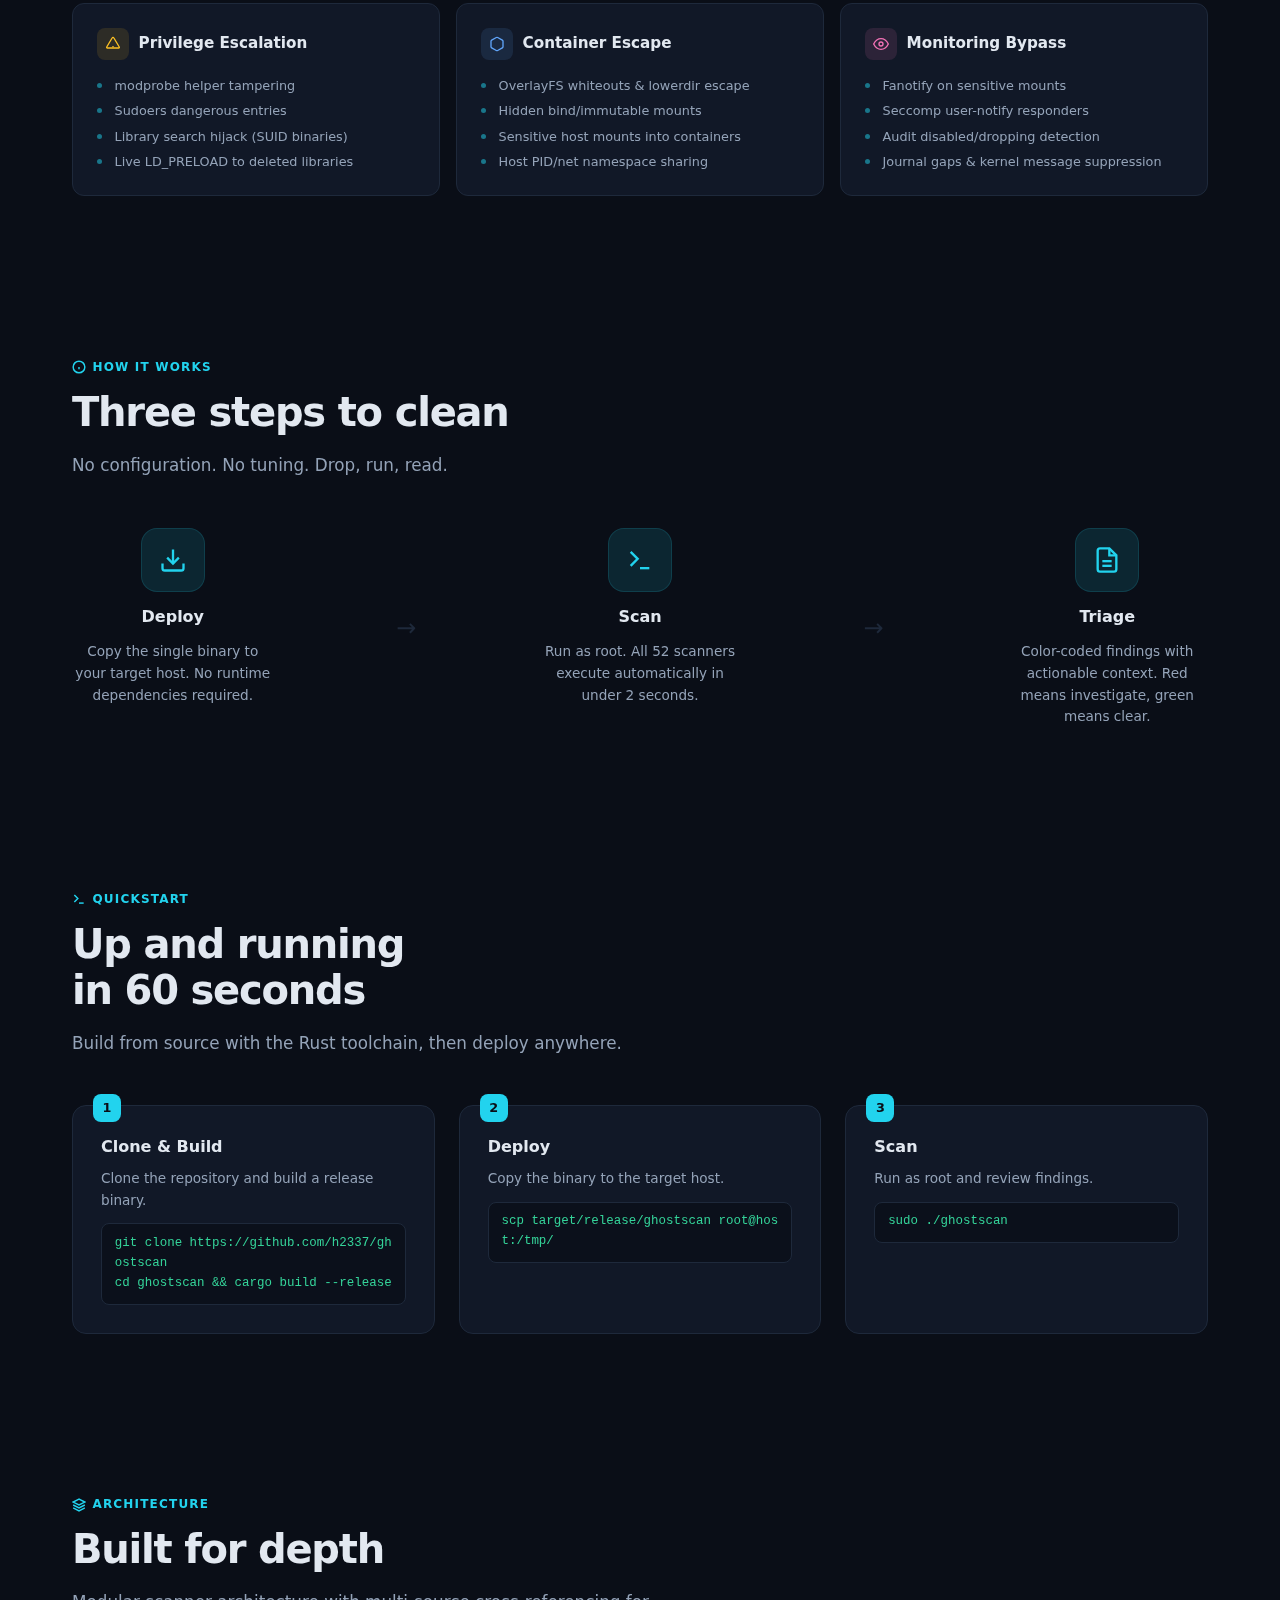
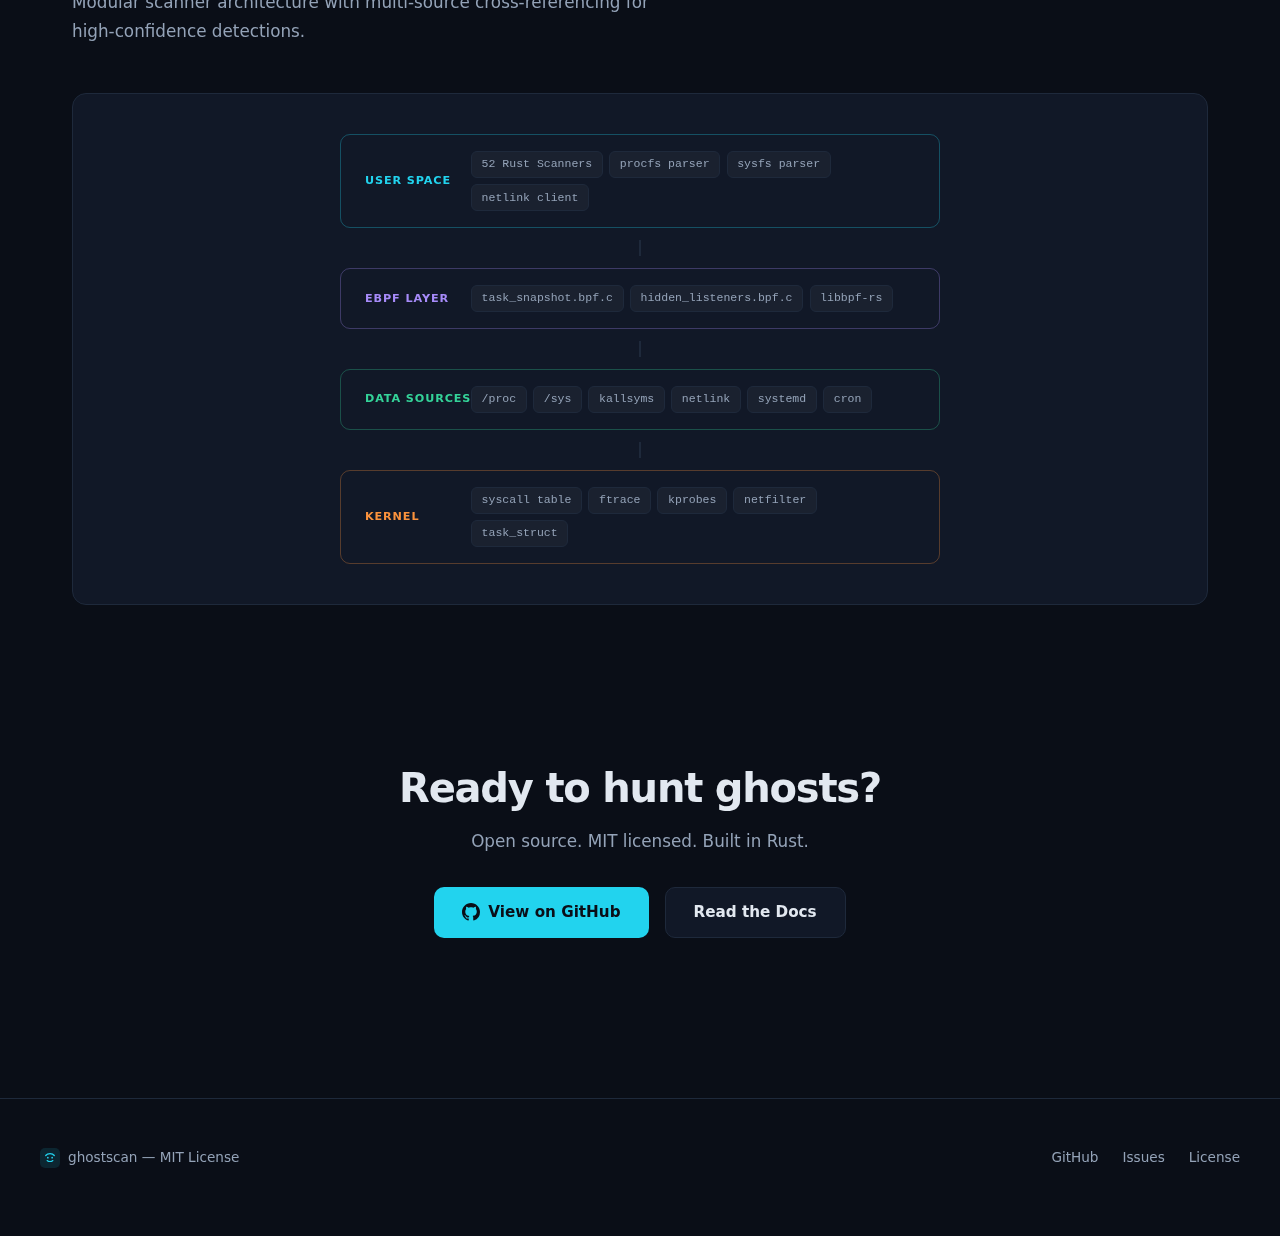
<file: ghostscan/index.html>
<!DOCTYPE html>
<html lang="en">
<head>
  <meta charset="UTF-8">
  <meta name="viewport" content="width=device-width, initial-scale=1.0">
  <title>Ghostscan — Linux Incident Response Scanner</title>
  <meta name="description" content="Fast, one-shot Linux incident response scanner. Detect rootkits, hidden malware, and kernel-level tampering with a single binary.">
  <style>
    :root {
      --bg: #0a0e17;
      --bg-card: #111827;
      --bg-card-hover: #1a2332;
      --border: #1e293b;
      --text: #e2e8f0;
      --text-dim: #94a3b8;
      --accent: #22d3ee;
      --accent-dim: rgba(34, 211, 238, 0.12);
      --green: #34d399;
      --green-dim: rgba(52, 211, 153, 0.12);
      --red: #f87171;
      --red-dim: rgba(248, 113, 113, 0.12);
      --orange: #fb923c;
      --orange-dim: rgba(251, 146, 60, 0.12);
      --purple: #a78bfa;
      --purple-dim: rgba(167, 139, 250, 0.12);
      --pink: #f472b6;
      --pink-dim: rgba(244, 114, 182, 0.12);
      --mono: 'SF Mono', 'Cascadia Code', 'Fira Code', 'JetBrains Mono', 'Consolas', monospace;
      --sans: 'Inter', -apple-system, BlinkMacSystemFont, 'Segoe UI', system-ui, sans-serif;
    }

    * { margin: 0; padding: 0; box-sizing: border-box; }

    html { scroll-behavior: smooth; }

    body {
      font-family: var(--sans);
      background: var(--bg);
      color: var(--text);
      line-height: 1.6;
      -webkit-font-smoothing: antialiased;
      overflow-x: hidden;
    }

    /* ── Noise overlay ────────────────────────────── */
    body::before {
      content: '';
      position: fixed;
      inset: 0;
      background: url("data:image/svg+xml,%3Csvg viewBox='0 0 256 256' xmlns='http://www.w3.org/2000/svg'%3E%3Cfilter id='n'%3E%3CfeTurbulence type='fractalNoise' baseFrequency='0.9' numOctaves='4' stitchTiles='stitch'/%3E%3C/filter%3E%3Crect width='100%25' height='100%25' filter='url(%23n)' opacity='0.03'/%3E%3C/svg%3E");
      pointer-events: none;
      z-index: 9999;
    }

    /* ── Glow backgrounds ─────────────────────────── */
    .glow {
      position: absolute;
      border-radius: 50%;
      filter: blur(120px);
      pointer-events: none;
      z-index: 0;
    }
    .glow-cyan   { background: rgba(34,211,238,0.08); width: 600px; height: 600px; }
    .glow-purple { background: rgba(167,139,250,0.06); width: 500px; height: 500px; }

    /* ── Navigation ───────────────────────────────── */
    nav {
      position: fixed;
      top: 0; left: 0; right: 0;
      z-index: 100;
      backdrop-filter: blur(20px) saturate(1.2);
      -webkit-backdrop-filter: blur(20px) saturate(1.2);
      background: rgba(10,14,23,0.8);
      border-bottom: 1px solid var(--border);
    }
    .nav-inner {
      max-width: 1200px;
      margin: 0 auto;
      padding: 0 2rem;
      height: 64px;
      display: flex;
      align-items: center;
      justify-content: space-between;
    }
    .nav-logo {
      display: flex;
      align-items: center;
      gap: 0.6rem;
      text-decoration: none;
      color: var(--text);
      font-weight: 700;
      font-size: 1.15rem;
      letter-spacing: -0.02em;
    }
    .nav-logo svg { flex-shrink: 0; }
    .nav-links { display: flex; gap: 2rem; align-items: center; }
    .nav-links a {
      color: var(--text-dim);
      text-decoration: none;
      font-size: 0.875rem;
      font-weight: 500;
      transition: color 0.2s;
    }
    .nav-links a:hover { color: var(--text); }
    .nav-gh {
      display: inline-flex;
      align-items: center;
      gap: 0.4rem;
      background: var(--bg-card);
      border: 1px solid var(--border);
      border-radius: 8px;
      padding: 0.45rem 1rem;
      color: var(--text) !important;
      font-size: 0.8rem;
      transition: border-color 0.2s, background 0.2s;
    }
    .nav-gh:hover { border-color: var(--accent); background: var(--accent-dim); }

    /* ── Hero ─────────────────────────────────────── */
    .hero {
      position: relative;
      padding: 10rem 2rem 6rem;
      text-align: center;
      overflow: hidden;
    }
    .hero .glow-cyan   { top: -200px; left: 50%; transform: translateX(-50%); }
    .hero .glow-purple { top: 0; right: -100px; }

    .badge {
      display: inline-flex;
      align-items: center;
      gap: 0.5rem;
      padding: 0.35rem 1rem;
      border-radius: 100px;
      font-size: 0.8rem;
      font-weight: 600;
      letter-spacing: 0.04em;
      text-transform: uppercase;
      background: var(--accent-dim);
      color: var(--accent);
      border: 1px solid rgba(34,211,238,0.2);
      margin-bottom: 1.5rem;
    }
    .badge-dot {
      width: 6px; height: 6px;
      background: var(--accent);
      border-radius: 50%;
      animation: pulse 2s ease-in-out infinite;
    }
    @keyframes pulse {
      0%, 100% { opacity: 1; }
      50% { opacity: 0.4; }
    }

    h1 {
      font-size: clamp(2.8rem, 6vw, 4.5rem);
      font-weight: 800;
      letter-spacing: -0.04em;
      line-height: 1.08;
      margin-bottom: 1.25rem;
    }
    h1 .gradient {
      background: linear-gradient(135deg, var(--accent), var(--purple));
      -webkit-background-clip: text;
      background-clip: text;
      -webkit-text-fill-color: transparent;
    }

    .hero-sub {
      max-width: 620px;
      margin: 0 auto 2.5rem;
      font-size: 1.15rem;
      color: var(--text-dim);
      line-height: 1.7;
    }

    .hero-actions {
      display: flex;
      gap: 1rem;
      justify-content: center;
      flex-wrap: wrap;
      margin-bottom: 4rem;
    }
    .btn {
      display: inline-flex;
      align-items: center;
      gap: 0.5rem;
      padding: 0.75rem 1.75rem;
      border-radius: 10px;
      font-weight: 600;
      font-size: 0.95rem;
      text-decoration: none;
      transition: all 0.2s;
      cursor: pointer;
      border: none;
    }
    .btn-primary {
      background: var(--accent);
      color: var(--bg);
    }
    .btn-primary:hover {
      background: #06b6d4;
      box-shadow: 0 0 30px rgba(34,211,238,0.3);
      transform: translateY(-1px);
    }
    .btn-secondary {
      background: var(--bg-card);
      color: var(--text);
      border: 1px solid var(--border);
    }
    .btn-secondary:hover {
      border-color: var(--accent);
      background: var(--accent-dim);
    }

    /* ── Terminal ──────────────────────────────────── */
    .terminal-wrap {
      max-width: 780px;
      margin: 0 auto;
      position: relative;
      z-index: 1;
    }
    .terminal {
      background: #0d1117;
      border: 1px solid var(--border);
      border-radius: 12px;
      overflow: hidden;
      text-align: left;
      box-shadow: 0 25px 60px rgba(0,0,0,0.5), 0 0 80px rgba(34,211,238,0.05);
    }
    .terminal-bar {
      display: flex;
      align-items: center;
      gap: 0.5rem;
      padding: 0.8rem 1rem;
      background: rgba(255,255,255,0.03);
      border-bottom: 1px solid var(--border);
    }
    .terminal-dot {
      width: 12px; height: 12px;
      border-radius: 50%;
    }
    .terminal-dot:nth-child(1) { background: #ff5f57; }
    .terminal-dot:nth-child(2) { background: #febc2e; }
    .terminal-dot:nth-child(3) { background: #28c840; }
    .terminal-title {
      flex: 1;
      text-align: center;
      font-size: 0.75rem;
      color: var(--text-dim);
      font-family: var(--mono);
    }
    .terminal-body {
      padding: 1.25rem 1.5rem;
      font-family: var(--mono);
      font-size: 0.82rem;
      line-height: 1.8;
      overflow-x: auto;
    }
    .t-prompt { color: var(--green); }
    .t-cmd    { color: var(--text); font-weight: 600; }
    .t-dim    { color: #4b5563; }
    .t-scanner { color: var(--accent); font-weight: 600; }
    .t-ok     { color: var(--green); }
    .t-finding { color: var(--red); }

    /* ── Sections ──────────────────────────────────── */
    section {
      position: relative;
      max-width: 1200px;
      margin: 0 auto;
      padding: 5rem 2rem;
    }
    .section-label {
      display: inline-flex;
      align-items: center;
      gap: 0.4rem;
      font-size: 0.75rem;
      font-weight: 700;
      letter-spacing: 0.1em;
      text-transform: uppercase;
      color: var(--accent);
      margin-bottom: 0.75rem;
    }
    h2 {
      font-size: clamp(1.8rem, 3.5vw, 2.5rem);
      font-weight: 800;
      letter-spacing: -0.03em;
      line-height: 1.15;
      margin-bottom: 1rem;
    }
    .section-desc {
      color: var(--text-dim);
      max-width: 600px;
      font-size: 1.05rem;
      line-height: 1.7;
      margin-bottom: 3rem;
    }

    /* ── Feature cards ────────────────────────────── */
    .features-grid {
      display: grid;
      grid-template-columns: repeat(auto-fit, minmax(320px, 1fr));
      gap: 1.25rem;
    }
    .feature-card {
      background: var(--bg-card);
      border: 1px solid var(--border);
      border-radius: 14px;
      padding: 1.75rem;
      transition: border-color 0.3s, transform 0.3s, box-shadow 0.3s;
    }
    .feature-card:hover {
      border-color: rgba(34,211,238,0.3);
      transform: translateY(-2px);
      box-shadow: 0 8px 30px rgba(0,0,0,0.3);
    }
    .feature-icon {
      width: 44px; height: 44px;
      border-radius: 10px;
      display: flex;
      align-items: center;
      justify-content: center;
      margin-bottom: 1rem;
      font-size: 1.25rem;
    }
    .feature-card h3 {
      font-size: 1.05rem;
      font-weight: 700;
      letter-spacing: -0.01em;
      margin-bottom: 0.5rem;
    }
    .feature-card p {
      color: var(--text-dim);
      font-size: 0.9rem;
      line-height: 1.65;
    }

    /* ── Scanner categories ────────────────────────── */
    .scanner-grid {
      display: grid;
      grid-template-columns: repeat(auto-fit, minmax(280px, 1fr));
      gap: 1rem;
    }
    .scanner-cat {
      background: var(--bg-card);
      border: 1px solid var(--border);
      border-radius: 12px;
      padding: 1.5rem;
      transition: border-color 0.3s;
    }
    .scanner-cat:hover { border-color: rgba(34,211,238,0.2); }
    .scanner-cat-header {
      display: flex;
      align-items: center;
      gap: 0.6rem;
      margin-bottom: 1rem;
    }
    .scanner-cat-icon {
      width: 32px; height: 32px;
      border-radius: 8px;
      display: flex;
      align-items: center;
      justify-content: center;
      font-size: 0.95rem;
    }
    .scanner-cat h3 {
      font-size: 0.95rem;
      font-weight: 700;
    }
    .scanner-cat ul {
      list-style: none;
      display: flex;
      flex-direction: column;
      gap: 0.4rem;
    }
    .scanner-cat li {
      font-size: 0.8rem;
      color: var(--text-dim);
      padding-left: 1.1rem;
      position: relative;
      line-height: 1.5;
    }
    .scanner-cat li::before {
      content: '';
      position: absolute;
      left: 0;
      top: 0.55em;
      width: 5px; height: 5px;
      border-radius: 50%;
      background: var(--accent);
      opacity: 0.5;
    }

    /* ── Stats ─────────────────────────────────────── */
    .stats-row {
      display: grid;
      grid-template-columns: repeat(4, 1fr);
      gap: 1.25rem;
      margin-bottom: 4rem;
    }
    .stat-card {
      text-align: center;
      padding: 2rem 1rem;
      background: var(--bg-card);
      border: 1px solid var(--border);
      border-radius: 14px;
    }
    .stat-num {
      font-size: 2.5rem;
      font-weight: 800;
      letter-spacing: -0.04em;
      background: linear-gradient(135deg, var(--accent), var(--green));
      -webkit-background-clip: text;
      background-clip: text;
      -webkit-text-fill-color: transparent;
    }
    .stat-label {
      font-size: 0.85rem;
      color: var(--text-dim);
      margin-top: 0.25rem;
    }

    /* ── Quickstart ────────────────────────────────── */
    .steps {
      display: grid;
      grid-template-columns: repeat(auto-fit, minmax(240px, 1fr));
      gap: 1.5rem;
    }
    .step {
      position: relative;
      padding: 1.75rem;
      background: var(--bg-card);
      border: 1px solid var(--border);
      border-radius: 14px;
    }
    .step-num {
      position: absolute;
      top: -12px; left: 20px;
      width: 28px; height: 28px;
      background: var(--accent);
      color: var(--bg);
      border-radius: 8px;
      display: flex;
      align-items: center;
      justify-content: center;
      font-size: 0.8rem;
      font-weight: 800;
    }
    .step h3 {
      font-size: 1rem;
      font-weight: 700;
      margin-bottom: 0.5rem;
    }
    .step p {
      font-size: 0.85rem;
      color: var(--text-dim);
      line-height: 1.6;
      margin-bottom: 0.75rem;
    }
    .step code {
      display: block;
      background: rgba(0,0,0,0.3);
      border: 1px solid var(--border);
      border-radius: 8px;
      padding: 0.6rem 0.8rem;
      font-family: var(--mono);
      font-size: 0.78rem;
      color: var(--green);
      word-break: break-all;
    }

    /* ── How it works ──────────────────────────────── */
    .how-row {
      display: grid;
      grid-template-columns: repeat(auto-fit, minmax(200px, 1fr));
      gap: 2rem;
      text-align: center;
    }
    .how-item {
      display: flex;
      flex-direction: column;
      align-items: center;
      gap: 0.75rem;
    }
    .how-icon {
      width: 64px; height: 64px;
      border-radius: 16px;
      display: flex;
      align-items: center;
      justify-content: center;
      font-size: 1.6rem;
      background: var(--accent-dim);
      border: 1px solid rgba(34,211,238,0.15);
    }
    .how-item h3 {
      font-size: 1rem;
      font-weight: 700;
    }
    .how-item p {
      font-size: 0.85rem;
      color: var(--text-dim);
      line-height: 1.6;
      max-width: 220px;
    }
    .how-arrow {
      display: flex;
      align-items: center;
      justify-content: center;
      color: var(--border);
      font-size: 1.5rem;
    }

    /* ── Architecture ──────────────────────────────── */
    .arch-diagram {
      background: var(--bg-card);
      border: 1px solid var(--border);
      border-radius: 14px;
      padding: 2.5rem;
      text-align: center;
    }
    .arch-layers {
      display: flex;
      flex-direction: column;
      gap: 0.75rem;
      max-width: 600px;
      margin: 0 auto;
    }
    .arch-layer {
      display: flex;
      align-items: center;
      gap: 1rem;
      padding: 1rem 1.5rem;
      border-radius: 10px;
      border: 1px solid var(--border);
      text-align: left;
    }
    .arch-layer-label {
      font-size: 0.7rem;
      font-weight: 700;
      text-transform: uppercase;
      letter-spacing: 0.08em;
      white-space: nowrap;
      width: 90px;
      flex-shrink: 0;
    }
    .arch-layer-items {
      display: flex;
      flex-wrap: wrap;
      gap: 0.4rem;
    }
    .arch-tag {
      font-size: 0.72rem;
      font-family: var(--mono);
      padding: 0.2rem 0.6rem;
      border-radius: 6px;
      background: rgba(255,255,255,0.04);
      border: 1px solid var(--border);
      color: var(--text-dim);
    }
    .arch-l1 { border-color: rgba(34,211,238,0.3); }
    .arch-l1 .arch-layer-label { color: var(--accent); }
    .arch-l2 { border-color: rgba(167,139,250,0.3); }
    .arch-l2 .arch-layer-label { color: var(--purple); }
    .arch-l3 { border-color: rgba(52,211,153,0.3); }
    .arch-l3 .arch-layer-label { color: var(--green); }
    .arch-l4 { border-color: rgba(251,146,60,0.3); }
    .arch-l4 .arch-layer-label { color: var(--orange); }
    .arch-connector {
      width: 2px;
      height: 16px;
      background: var(--border);
      margin: 0 auto;
    }

    /* ── Footer ────────────────────────────────────── */
    footer {
      border-top: 1px solid var(--border);
      padding: 3rem 2rem;
      text-align: center;
    }
    .footer-inner {
      max-width: 1200px;
      margin: 0 auto;
      display: flex;
      justify-content: space-between;
      align-items: center;
      flex-wrap: wrap;
      gap: 1rem;
    }
    .footer-left {
      display: flex;
      align-items: center;
      gap: 0.5rem;
      font-size: 0.85rem;
      color: var(--text-dim);
    }
    .footer-links {
      display: flex;
      gap: 1.5rem;
    }
    .footer-links a {
      color: var(--text-dim);
      text-decoration: none;
      font-size: 0.85rem;
      transition: color 0.2s;
    }
    .footer-links a:hover { color: var(--accent); }

    /* ── Responsive ────────────────────────────────── */
    @media (max-width: 768px) {
      .nav-links a:not(.nav-gh) { display: none; }
      .hero { padding: 8rem 1.25rem 4rem; }
      .stats-row { grid-template-columns: repeat(2, 1fr); }
      .how-arrow { display: none; }
      section { padding: 3.5rem 1.25rem; }
      .features-grid, .scanner-grid { grid-template-columns: 1fr; }
      .arch-layer { flex-direction: column; align-items: flex-start; }
      .arch-layer-label { width: auto; }
      .footer-inner { flex-direction: column; text-align: center; }
    }
    @media (max-width: 480px) {
      .stats-row { grid-template-columns: 1fr 1fr; gap: 0.75rem; }
      .steps { grid-template-columns: 1fr; }
    }
  </style>
</head>
<body>

<!-- ── Navigation ──────────────────────────────── -->
<nav>
  <div class="nav-inner">
    <a href="#" class="nav-logo">
      <svg width="28" height="28" viewBox="0 0 28 28" fill="none">
        <rect width="28" height="28" rx="7" fill="#22d3ee" fill-opacity="0.12"/>
        <path d="M8 10.5C8 10.5 10 8 14 8C18 8 20 10.5 20 10.5" stroke="#22d3ee" stroke-width="1.8" stroke-linecap="round"/>
        <circle cx="11" cy="13.5" r="1.2" fill="#22d3ee"/>
        <circle cx="17" cy="13.5" r="1.2" fill="#22d3ee"/>
        <path d="M10 17.5C10 17.5 11.5 19 14 19C16.5 19 18 17.5 18 17.5" stroke="#22d3ee" stroke-width="1.5" stroke-linecap="round"/>
        <path d="M6 14C6 9.58 9.58 6 14 6C18.42 6 22 9.58 22 14C22 18.42 18.42 22 14 22C9.58 22 6 18.42 6 14Z" stroke="#22d3ee" stroke-width="1.5" stroke-opacity="0.3"/>
      </svg>
      ghostscan
    </a>
    <div class="nav-links">
      <a href="#features">Features</a>
      <a href="#scanners">Scanners</a>
      <a href="#quickstart">Quickstart</a>
      <a href="#architecture">Architecture</a>
      <a href="https://github.com/h2337/ghostscan" class="nav-gh" target="_blank" rel="noopener">
        <svg width="16" height="16" viewBox="0 0 16 16" fill="currentColor"><path d="M8 0C3.58 0 0 3.58 0 8c0 3.54 2.29 6.53 5.47 7.59.4.07.55-.17.55-.38 0-.19-.01-.82-.01-1.49-2.01.37-2.53-.49-2.69-.94-.09-.23-.48-.94-.82-1.13-.28-.15-.68-.52-.01-.53.63-.01 1.08.58 1.23.82.72 1.21 1.87.87 2.33.66.07-.52.28-.87.51-1.07-1.78-.2-3.64-.89-3.64-3.95 0-.87.31-1.59.82-2.15-.08-.2-.36-1.02.08-2.12 0 0 .67-.21 2.2.82.64-.18 1.32-.27 2-.27.68 0 1.36.09 2 .27 1.53-1.04 2.2-.82 2.2-.82.44 1.1.16 1.92.08 2.12.51.56.82 1.27.82 2.15 0 3.07-1.87 3.75-3.65 3.95.29.25.54.73.54 1.48 0 1.07-.01 1.93-.01 2.2 0 .21.15.46.55.38A8.013 8.013 0 0016 8c0-4.42-3.58-8-8-8z"/></svg>
        GitHub
      </a>
    </div>
  </div>
</nav>

<!-- ── Hero ─────────────────────────────────────── -->
<section class="hero">
  <div class="glow glow-cyan"></div>
  <div class="glow glow-purple"></div>

  <div class="badge">
    <span class="badge-dot"></span>
    Linux Incident Response
  </div>

  <h1>Find the ghosts<br>hiding in your <span class="gradient">kernel</span></h1>

  <p class="hero-sub">
    A fast, single-binary incident response scanner for Linux.
    Detects rootkits, hidden processes, kernel tampering, and persistence
    mechanisms in one sweep.
  </p>

  <div class="hero-actions">
    <a href="#quickstart" class="btn btn-primary">
      <svg width="18" height="18" viewBox="0 0 24 24" fill="none" stroke="currentColor" stroke-width="2.5" stroke-linecap="round" stroke-linejoin="round"><polyline points="4 17 10 11 4 5"/><line x1="12" y1="19" x2="20" y2="19"/></svg>
      Get Started
    </a>
    <a href="https://github.com/h2337/ghostscan" target="_blank" rel="noopener" class="btn btn-secondary">
      <svg width="18" height="18" viewBox="0 0 16 16" fill="currentColor"><path d="M8 0C3.58 0 0 3.58 0 8c0 3.54 2.29 6.53 5.47 7.59.4.07.55-.17.55-.38 0-.19-.01-.82-.01-1.49-2.01.37-2.53-.49-2.69-.94-.09-.23-.48-.94-.82-1.13-.28-.15-.68-.52-.01-.53.63-.01 1.08.58 1.23.82.72 1.21 1.87.87 2.33.66.07-.52.28-.87.51-1.07-1.78-.2-3.64-.89-3.64-3.95 0-.87.31-1.59.82-2.15-.08-.2-.36-1.02.08-2.12 0 0 .67-.21 2.2.82.64-.18 1.32-.27 2-.27.68 0 1.36.09 2 .27 1.53-1.04 2.2-.82 2.2-.82.44 1.1.16 1.92.08 2.12.51.56.82 1.27.82 2.15 0 3.07-1.87 3.75-3.65 3.95.29.25.54.73.54 1.48 0 1.07-.01 1.93-.01 2.2 0 .21.15.46.55.38A8.013 8.013 0 0016 8c0-4.42-3.58-8-8-8z"/></svg>
      View on GitHub
    </a>
  </div>

  <!-- Terminal demo -->
  <div class="terminal-wrap">
    <div class="terminal">
      <div class="terminal-bar">
        <span class="terminal-dot"></span>
        <span class="terminal-dot"></span>
        <span class="terminal-dot"></span>
        <span class="terminal-title">ghostscan &mdash; bash</span>
      </div>
      <div class="terminal-body">
        <span class="t-prompt">root@host:~#</span> <span class="t-cmd">./ghostscan</span><br>
        <br>
        <span class="t-scanner">[Syscall Table]</span> <span class="t-ok">OK</span><br>
        <span class="t-scanner">[Hidden LKM]</span> <span class="t-ok">OK</span><br>
        <span class="t-scanner">[Kernel Taint]</span> <span class="t-ok">OK</span><br>
        <span class="t-scanner">[Ftrace Hooks]</span> <span class="t-ok">OK</span><br>
        <span class="t-scanner">[BPF Kprobes]</span> <span class="t-finding">FINDING: kprobe on do_exit owned by pid 0 (orphan)</span><br>
        <span class="t-scanner">[Hidden PIDs]</span> <span class="t-finding">FINDING: PID 31337 visible to BPF but missing from /proc</span><br>
        <span class="t-scanner">[Deleted Binaries]</span> <span class="t-ok">OK</span><br>
        <span class="t-scanner">[Hidden Listeners]</span> <span class="t-ok">OK</span><br>
        <span class="t-scanner">[SSH Footholds]</span> <span class="t-ok">OK</span><br>
        <span class="t-scanner">[ld.so.preload]</span> <span class="t-ok">OK</span><br>
        <span class="t-dim">... 42 more scanners ...</span><br>
        <br>
        <span class="t-dim">Completed 52 scanners in 1.4s &mdash; 2 findings, 50 clear</span>
      </div>
    </div>
  </div>
</section>

<!-- ── Stats ────────────────────────────────────── -->
<section>
  <div class="stats-row">
    <div class="stat-card">
      <div class="stat-num">52</div>
      <div class="stat-label">Security Scanners</div>
    </div>
    <div class="stat-card">
      <div class="stat-num">10</div>
      <div class="stat-label">Attack Categories</div>
    </div>
    <div class="stat-card">
      <div class="stat-num">1</div>
      <div class="stat-label">Single Binary</div>
    </div>
    <div class="stat-card">
      <div class="stat-num">&lt;2s</div>
      <div class="stat-label">Full Scan Time</div>
    </div>
  </div>
</section>

<!-- ── Features ─────────────────────────────────── -->
<section id="features">
  <div class="section-label">
    <svg width="14" height="14" viewBox="0 0 24 24" fill="none" stroke="currentColor" stroke-width="2.5"><path d="M12 2L2 7l10 5 10-5-10-5z"/><path d="M2 17l10 5 10-5"/><path d="M2 12l10 5 10-5"/></svg>
    Features
  </div>
  <h2>Deep forensics,<br>zero footprint</h2>
  <p class="section-desc">
    Ghostscan inspects kernel structures, BPF programs, network sockets,
    and filesystem artifacts to surface threats that traditional tools miss.
  </p>

  <div class="features-grid">
    <div class="feature-card">
      <div class="feature-icon" style="background: var(--accent-dim); color: var(--accent);">
        <svg width="22" height="22" viewBox="0 0 24 24" fill="none" stroke="currentColor" stroke-width="2"><rect x="2" y="3" width="20" height="14" rx="2"/><path d="M8 21h8"/><path d="M12 17v4"/></svg>
      </div>
      <h3>Single Binary Deploy</h3>
      <p>Drop one static binary onto the target host. No dependencies, no installation, no agents. Build once with Rust and go.</p>
    </div>
    <div class="feature-card">
      <div class="feature-icon" style="background: var(--green-dim); color: var(--green);">
        <svg width="22" height="22" viewBox="0 0 24 24" fill="none" stroke="currentColor" stroke-width="2"><circle cx="12" cy="12" r="10"/><path d="M12 6v6l4 2"/></svg>
      </div>
      <h3>One-Shot Scan</h3>
      <p>Run once, get results. No daemons, no persistent state. Every scan is a fresh, complete sweep with immediate findings.</p>
    </div>
    <div class="feature-card">
      <div class="feature-icon" style="background: var(--purple-dim); color: var(--purple);">
        <svg width="22" height="22" viewBox="0 0 24 24" fill="none" stroke="currentColor" stroke-width="2"><path d="M12 2C6.48 2 2 6.48 2 12s4.48 10 10 10 10-4.48 10-10S17.52 2 12 2z"/><path d="M12 8v4"/><path d="M12 16h.01"/></svg>
      </div>
      <h3>eBPF-Powered Detection</h3>
      <p>Embedded BPF programs inspect kernel data structures directly, finding hidden processes and listeners invisible to procfs.</p>
    </div>
    <div class="feature-card">
      <div class="feature-icon" style="background: var(--red-dim); color: var(--red);">
        <svg width="22" height="22" viewBox="0 0 24 24" fill="none" stroke="currentColor" stroke-width="2"><path d="M12 22s8-4 8-10V5l-8-3-8 3v7c0 6 8 10 8 10z"/></svg>
      </div>
      <h3>Kernel Integrity Checks</h3>
      <p>Validates syscall tables, ftrace hooks, kprobes, and kernel text sections to detect runtime tampering and rootkit hooks.</p>
    </div>
    <div class="feature-card">
      <div class="feature-icon" style="background: var(--orange-dim); color: var(--orange);">
        <svg width="22" height="22" viewBox="0 0 24 24" fill="none" stroke="currentColor" stroke-width="2"><path d="M21 12a9 9 0 01-9 9m9-9a9 9 0 00-9-9m9 9H3m9 9a9 9 0 01-9-9m9 9c1.66 0 3-4.03 3-9s-1.34-9-3-9m0 18c-1.66 0-3-4.03-3-9s1.34-9 3-9m-9 9a9 9 0 019-9"/></svg>
      </div>
      <h3>Network Anomaly Detection</h3>
      <p>Cross-references netlink sockets, /proc/net, and netfilter hooks to find hidden listeners, orphaned sockets, and backdoor ports.</p>
    </div>
    <div class="feature-card">
      <div class="feature-icon" style="background: var(--pink-dim); color: var(--pink);">
        <svg width="22" height="22" viewBox="0 0 24 24" fill="none" stroke="currentColor" stroke-width="2"><path d="M14.7 6.3a1 1 0 000 1.4l1.6 1.6a1 1 0 001.4 0l3.77-3.77a6 6 0 01-7.94 7.94l-6.91 6.91a2.12 2.12 0 01-3-3l6.91-6.91a6 6 0 017.94-7.94l-3.76 3.76z"/></svg>
      </div>
      <h3>Persistence Hunting</h3>
      <p>Scans cron jobs, systemd units, SSH configs, ld.so.preload, PAM modules, sudoers, and more for backdoor persistence mechanisms.</p>
    </div>
  </div>
</section>

<!-- ── Scanners ─────────────────────────────────── -->
<section id="scanners">
  <div class="section-label">
    <svg width="14" height="14" viewBox="0 0 24 24" fill="none" stroke="currentColor" stroke-width="2.5"><circle cx="11" cy="11" r="8"/><path d="M21 21l-4.35-4.35"/></svg>
    52 Scanners
  </div>
  <h2>Comprehensive coverage<br>across the attack surface</h2>
  <p class="section-desc">
    Every scanner cross-references multiple data sources to detect discrepancies
    that indicate active compromise.
  </p>

  <div class="scanner-grid">
    <div class="scanner-cat">
      <div class="scanner-cat-header">
        <div class="scanner-cat-icon" style="background: var(--accent-dim); color: var(--accent);">
          <svg width="16" height="16" viewBox="0 0 24 24" fill="none" stroke="currentColor" stroke-width="2"><rect x="2" y="3" width="20" height="14" rx="2"/><path d="M8 21h8"/><path d="M12 17v4"/></svg>
        </div>
        <h3>Kernel Modules</h3>
      </div>
      <ul>
        <li>Hidden LKM detection (procfs/sysfs/kallsyms)</li>
        <li>Module list linkage tampering</li>
        <li>Kernel taint analysis with attribution</li>
      </ul>
    </div>

    <div class="scanner-cat">
      <div class="scanner-cat-header">
        <div class="scanner-cat-icon" style="background: var(--red-dim); color: var(--red);">
          <svg width="16" height="16" viewBox="0 0 24 24" fill="none" stroke="currentColor" stroke-width="2"><path d="M12 22s8-4 8-10V5l-8-3-8 3v7c0 6 8 10 8 10z"/></svg>
        </div>
        <h3>Kernel Integrity</h3>
      </div>
      <ul>
        <li>Syscall table pointer verification</li>
        <li>Ftrace redirection on critical paths</li>
        <li>Unknown kprobes on sensitive symbols</li>
        <li>Kernel text RO enforcement</li>
      </ul>
    </div>

    <div class="scanner-cat">
      <div class="scanner-cat-header">
        <div class="scanner-cat-icon" style="background: var(--purple-dim); color: var(--purple);">
          <svg width="16" height="16" viewBox="0 0 24 24" fill="none" stroke="currentColor" stroke-width="2"><path d="M12 2L2 7l10 5 10-5-10-5z"/><path d="M2 17l10 5 10-5"/><path d="M2 12l10 5 10-5"/></svg>
        </div>
        <h3>BPF Programs</h3>
      </div>
      <ul>
        <li>Ownerless BPF objects</li>
        <li>BPF kprobe on sensitive symbols</li>
        <li>BPF LSM &amp; XDP/TC detached programs</li>
        <li>Sockmap/sockhash &amp; sensitive kfuncs</li>
      </ul>
    </div>

    <div class="scanner-cat">
      <div class="scanner-cat-header">
        <div class="scanner-cat-icon" style="background: var(--green-dim); color: var(--green);">
          <svg width="16" height="16" viewBox="0 0 24 24" fill="none" stroke="currentColor" stroke-width="2"><path d="M17 21v-2a4 4 0 00-4-4H5a4 4 0 00-4 4v2"/><circle cx="9" cy="7" r="4"/><path d="M23 21v-2a4 4 0 00-3-3.87"/><path d="M16 3.13a4 4 0 010 7.75"/></svg>
        </div>
        <h3>Process Hiding</h3>
      </div>
      <ul>
        <li>Hidden PIDs (BPF-only visibility)</li>
        <li>Task list mismatch (BPF vs /proc)</li>
        <li>Kernel thread masquerade</li>
        <li>Deleted/memfd binary execution</li>
      </ul>
    </div>

    <div class="scanner-cat">
      <div class="scanner-cat-header">
        <div class="scanner-cat-icon" style="background: var(--orange-dim); color: var(--orange);">
          <svg width="16" height="16" viewBox="0 0 24 24" fill="none" stroke="currentColor" stroke-width="2"><path d="M21 12a9 9 0 01-9 9m9-9a9 9 0 00-9-9m9 9H3m9 9a9 9 0 01-9-9m9 9c1.66 0 3-4.03 3-9s-1.34-9-3-9m0 18c-1.66 0-3-4.03-3-9s1.34-9 3-9m-9 9a9 9 0 019-9"/></svg>
        </div>
        <h3>Network Tampering</h3>
      </div>
      <ul>
        <li>Netfilter hook drift &amp; cloaking</li>
        <li>Hidden listeners (netlink-only)</li>
        <li>Ownerless sockets &amp; port backdoors</li>
        <li>Netlink vs /proc discrepancies</li>
      </ul>
    </div>

    <div class="scanner-cat">
      <div class="scanner-cat-header">
        <div class="scanner-cat-icon" style="background: var(--pink-dim); color: var(--pink);">
          <svg width="16" height="16" viewBox="0 0 24 24" fill="none" stroke="currentColor" stroke-width="2"><path d="M14.7 6.3a1 1 0 000 1.4l1.6 1.6a1 1 0 001.4 0l3.77-3.77a6 6 0 01-7.94 7.94l-6.91 6.91a2.12 2.12 0 01-3-3l6.91-6.91a6 6 0 017.94-7.94l-3.76 3.76z"/></svg>
        </div>
        <h3>Persistence</h3>
      </div>
      <ul>
        <li>Ghost cron/systemd jobs</li>
        <li>ld.so.preload &amp; ld_audit daemons</li>
        <li>SSH footholds &amp; core dump pipelines</li>
        <li>PAM/NSS from non-system paths</li>
      </ul>
    </div>

    <div class="scanner-cat">
      <div class="scanner-cat-header">
        <div class="scanner-cat-icon" style="background: rgba(251,191,36,0.12); color: #fbbf24;">
          <svg width="16" height="16" viewBox="0 0 24 24" fill="none" stroke="currentColor" stroke-width="2"><path d="M12 15v2"/><path d="M12 9l.01 0"/><path d="M3.44 18h17.12a1 1 0 00.86-1.5L13.36 3a1.5 1.5 0 00-2.72 0L2.58 16.5A1 1 0 003.44 18z"/></svg>
        </div>
        <h3>Privilege Escalation</h3>
      </div>
      <ul>
        <li>modprobe helper tampering</li>
        <li>Sudoers dangerous entries</li>
        <li>Library search hijack (SUID binaries)</li>
        <li>Live LD_PRELOAD to deleted libraries</li>
      </ul>
    </div>

    <div class="scanner-cat">
      <div class="scanner-cat-header">
        <div class="scanner-cat-icon" style="background: rgba(96,165,250,0.12); color: #60a5fa;">
          <svg width="16" height="16" viewBox="0 0 24 24" fill="none" stroke="currentColor" stroke-width="2"><path d="M21 16V8a2 2 0 00-1-1.73l-7-4a2 2 0 00-2 0l-7 4A2 2 0 003 8v8a2 2 0 001 1.73l7 4a2 2 0 002 0l7-4A2 2 0 0021 16z"/></svg>
        </div>
        <h3>Container Escape</h3>
      </div>
      <ul>
        <li>OverlayFS whiteouts &amp; lowerdir escape</li>
        <li>Hidden bind/immutable mounts</li>
        <li>Sensitive host mounts into containers</li>
        <li>Host PID/net namespace sharing</li>
      </ul>
    </div>

    <div class="scanner-cat">
      <div class="scanner-cat-header">
        <div class="scanner-cat-icon" style="background: rgba(244,114,182,0.12); color: #f472b6;">
          <svg width="16" height="16" viewBox="0 0 24 24" fill="none" stroke="currentColor" stroke-width="2"><path d="M1 12s4-8 11-8 11 8 11 8-4 8-11 8-11-8-11-8z"/><circle cx="12" cy="12" r="3"/></svg>
        </div>
        <h3>Monitoring Bypass</h3>
      </div>
      <ul>
        <li>Fanotify on sensitive mounts</li>
        <li>Seccomp user-notify responders</li>
        <li>Audit disabled/dropping detection</li>
        <li>Journal gaps &amp; kernel message suppression</li>
      </ul>
    </div>
  </div>
</section>

<!-- ── How it works ─────────────────────────────── -->
<section>
  <div class="section-label">
    <svg width="14" height="14" viewBox="0 0 24 24" fill="none" stroke="currentColor" stroke-width="2.5"><circle cx="12" cy="12" r="10"/><path d="M12 16v-4"/><path d="M12 8h.01"/></svg>
    How It Works
  </div>
  <h2>Three steps to clean</h2>
  <p class="section-desc">
    No configuration. No tuning. Drop, run, read.
  </p>

  <div class="how-row">
    <div class="how-item">
      <div class="how-icon">
        <svg width="28" height="28" viewBox="0 0 24 24" fill="none" stroke="var(--accent)" stroke-width="2"><path d="M21 15v4a2 2 0 01-2 2H5a2 2 0 01-2-2v-4"/><polyline points="7 10 12 15 17 10"/><line x1="12" y1="15" x2="12" y2="3"/></svg>
      </div>
      <h3>Deploy</h3>
      <p>Copy the single binary to your target host. No runtime dependencies required.</p>
    </div>
    <div class="how-arrow">&#8594;</div>
    <div class="how-item">
      <div class="how-icon">
        <svg width="28" height="28" viewBox="0 0 24 24" fill="none" stroke="var(--accent)" stroke-width="2"><polyline points="4 17 10 11 4 5"/><line x1="12" y1="19" x2="20" y2="19"/></svg>
      </div>
      <h3>Scan</h3>
      <p>Run as root. All 52 scanners execute automatically in under 2 seconds.</p>
    </div>
    <div class="how-arrow">&#8594;</div>
    <div class="how-item">
      <div class="how-icon">
        <svg width="28" height="28" viewBox="0 0 24 24" fill="none" stroke="var(--accent)" stroke-width="2"><path d="M14 2H6a2 2 0 00-2 2v16a2 2 0 002 2h12a2 2 0 002-2V8z"/><polyline points="14 2 14 8 20 8"/><line x1="16" y1="13" x2="8" y2="13"/><line x1="16" y1="17" x2="8" y2="17"/></svg>
      </div>
      <h3>Triage</h3>
      <p>Color-coded findings with actionable context. Red means investigate, green means clear.</p>
    </div>
  </div>
</section>

<!-- ── Quickstart ───────────────────────────────── -->
<section id="quickstart">
  <div class="section-label">
    <svg width="14" height="14" viewBox="0 0 24 24" fill="none" stroke="currentColor" stroke-width="2.5"><polyline points="4 17 10 11 4 5"/><line x1="12" y1="19" x2="20" y2="19"/></svg>
    Quickstart
  </div>
  <h2>Up and running<br>in 60 seconds</h2>
  <p class="section-desc">
    Build from source with the Rust toolchain, then deploy anywhere.
  </p>

  <div class="steps">
    <div class="step">
      <div class="step-num">1</div>
      <h3>Clone &amp; Build</h3>
      <p>Clone the repository and build a release binary.</p>
      <code>git clone https://github.com/h2337/ghostscan<br>cd ghostscan &amp;&amp; cargo build --release</code>
    </div>
    <div class="step">
      <div class="step-num">2</div>
      <h3>Deploy</h3>
      <p>Copy the binary to the target host.</p>
      <code>scp target/release/ghostscan root@host:/tmp/</code>
    </div>
    <div class="step">
      <div class="step-num">3</div>
      <h3>Scan</h3>
      <p>Run as root and review findings.</p>
      <code>sudo ./ghostscan</code>
    </div>
  </div>
</section>

<!-- ── Architecture ─────────────────────────────── -->
<section id="architecture">
  <div class="section-label">
    <svg width="14" height="14" viewBox="0 0 24 24" fill="none" stroke="currentColor" stroke-width="2.5"><path d="M12 2L2 7l10 5 10-5-10-5z"/><path d="M2 17l10 5 10-5"/><path d="M2 12l10 5 10-5"/></svg>
    Architecture
  </div>
  <h2>Built for depth</h2>
  <p class="section-desc">
    Modular scanner architecture with multi-source cross-referencing
    for high-confidence detections.
  </p>

  <div class="arch-diagram">
    <div class="arch-layers">
      <div class="arch-layer arch-l1">
        <div class="arch-layer-label">User Space</div>
        <div class="arch-layer-items">
          <span class="arch-tag">52 Rust Scanners</span>
          <span class="arch-tag">procfs parser</span>
          <span class="arch-tag">sysfs parser</span>
          <span class="arch-tag">netlink client</span>
        </div>
      </div>
      <div class="arch-connector"></div>
      <div class="arch-layer arch-l2">
        <div class="arch-layer-label">eBPF Layer</div>
        <div class="arch-layer-items">
          <span class="arch-tag">task_snapshot.bpf.c</span>
          <span class="arch-tag">hidden_listeners.bpf.c</span>
          <span class="arch-tag">libbpf-rs</span>
        </div>
      </div>
      <div class="arch-connector"></div>
      <div class="arch-layer arch-l3">
        <div class="arch-layer-label">Data Sources</div>
        <div class="arch-layer-items">
          <span class="arch-tag">/proc</span>
          <span class="arch-tag">/sys</span>
          <span class="arch-tag">kallsyms</span>
          <span class="arch-tag">netlink</span>
          <span class="arch-tag">systemd</span>
          <span class="arch-tag">cron</span>
        </div>
      </div>
      <div class="arch-connector"></div>
      <div class="arch-layer arch-l4">
        <div class="arch-layer-label">Kernel</div>
        <div class="arch-layer-items">
          <span class="arch-tag">syscall table</span>
          <span class="arch-tag">ftrace</span>
          <span class="arch-tag">kprobes</span>
          <span class="arch-tag">netfilter</span>
          <span class="arch-tag">task_struct</span>
        </div>
      </div>
    </div>
  </div>
</section>

<!-- ── CTA ──────────────────────────────────────── -->
<section style="text-align: center; padding-bottom: 6rem;">
  <h2>Ready to hunt ghosts?</h2>
  <p class="section-desc" style="margin: 1rem auto 2rem;">
    Open source. MIT licensed. Built in Rust.
  </p>
  <div class="hero-actions">
    <a href="https://github.com/h2337/ghostscan" target="_blank" rel="noopener" class="btn btn-primary">
      <svg width="18" height="18" viewBox="0 0 16 16" fill="currentColor"><path d="M8 0C3.58 0 0 3.58 0 8c0 3.54 2.29 6.53 5.47 7.59.4.07.55-.17.55-.38 0-.19-.01-.82-.01-1.49-2.01.37-2.53-.49-2.69-.94-.09-.23-.48-.94-.82-1.13-.28-.15-.68-.52-.01-.53.63-.01 1.08.58 1.23.82.72 1.21 1.87.87 2.33.66.07-.52.28-.87.51-1.07-1.78-.2-3.64-.89-3.64-3.95 0-.87.31-1.59.82-2.15-.08-.2-.36-1.02.08-2.12 0 0 .67-.21 2.2.82.64-.18 1.32-.27 2-.27.68 0 1.36.09 2 .27 1.53-1.04 2.2-.82 2.2-.82.44 1.1.16 1.92.08 2.12.51.56.82 1.27.82 2.15 0 3.07-1.87 3.75-3.65 3.95.29.25.54.73.54 1.48 0 1.07-.01 1.93-.01 2.2 0 .21.15.46.55.38A8.013 8.013 0 0016 8c0-4.42-3.58-8-8-8z"/></svg>
      View on GitHub
    </a>
    <a href="#quickstart" class="btn btn-secondary">
      Read the Docs
    </a>
  </div>
</section>

<!-- ── Footer ──────────────────────────────────── -->
<footer>
  <div class="footer-inner">
    <div class="footer-left">
      <svg width="20" height="20" viewBox="0 0 28 28" fill="none">
        <rect width="28" height="28" rx="7" fill="#22d3ee" fill-opacity="0.12"/>
        <path d="M8 10.5C8 10.5 10 8 14 8C18 8 20 10.5 20 10.5" stroke="#22d3ee" stroke-width="1.8" stroke-linecap="round"/>
        <circle cx="11" cy="13.5" r="1.2" fill="#22d3ee"/>
        <circle cx="17" cy="13.5" r="1.2" fill="#22d3ee"/>
        <path d="M10 17.5C10 17.5 11.5 19 14 19C16.5 19 18 17.5 18 17.5" stroke="#22d3ee" stroke-width="1.5" stroke-linecap="round"/>
      </svg>
      ghostscan &mdash; MIT License
    </div>
    <div class="footer-links">
      <a href="https://github.com/h2337/ghostscan" target="_blank" rel="noopener">GitHub</a>
      <a href="https://github.com/h2337/ghostscan/issues" target="_blank" rel="noopener">Issues</a>
      <a href="https://github.com/h2337/ghostscan/blob/master/LICENSE" target="_blank" rel="noopener">License</a>
    </div>
  </div>
</footer>

</body>
</html>
</file>
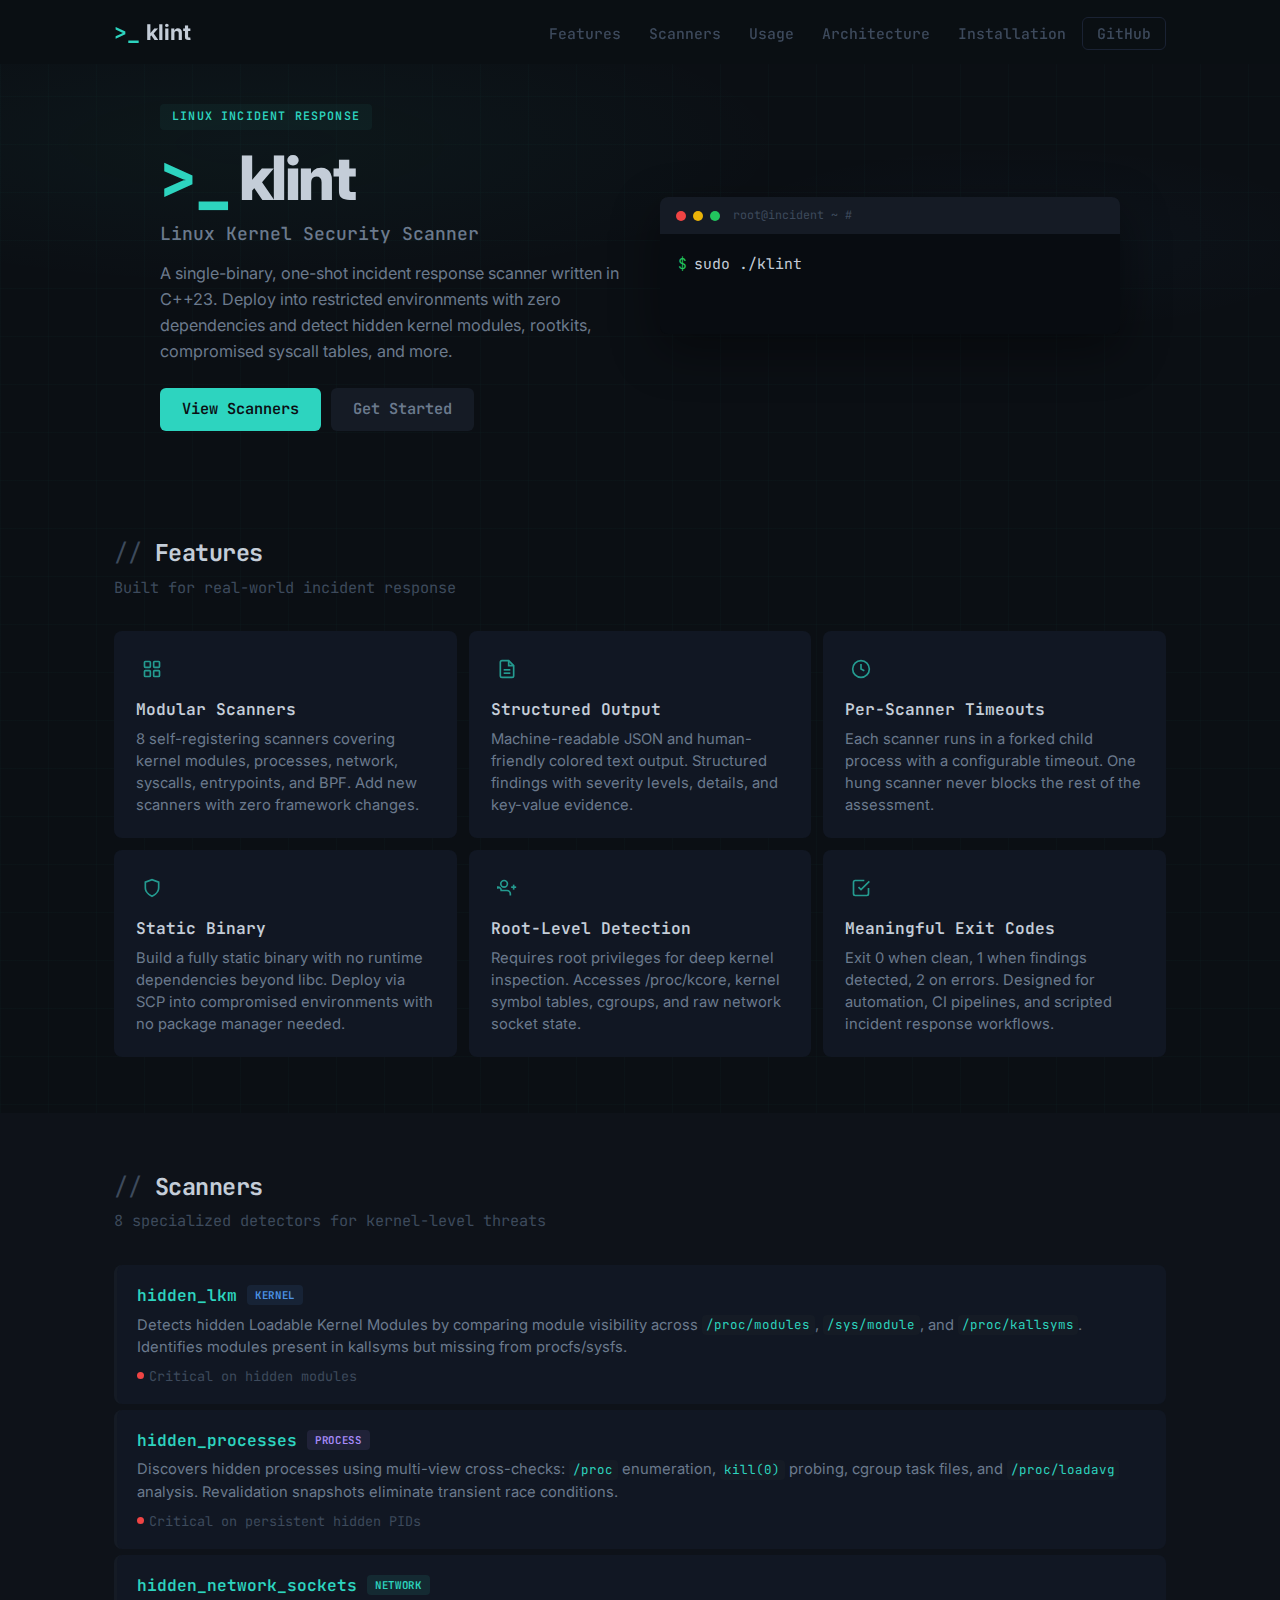
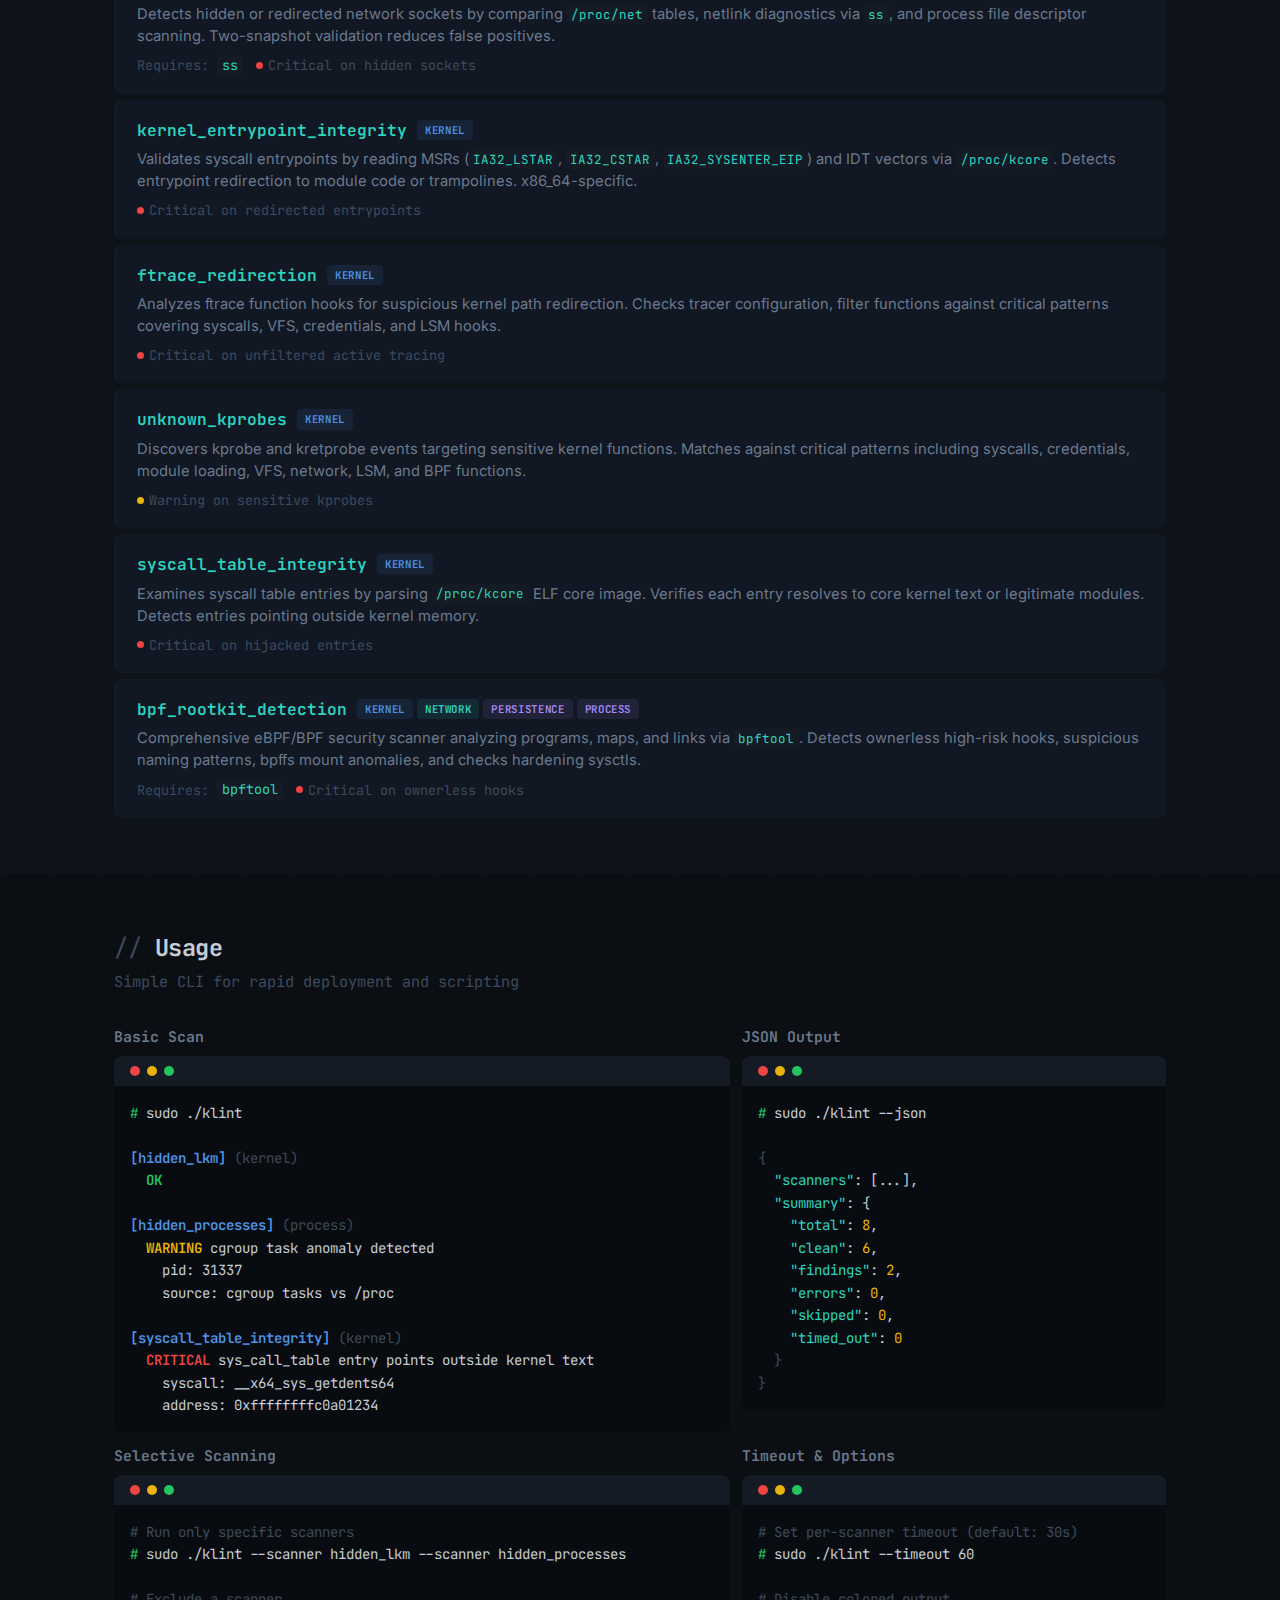
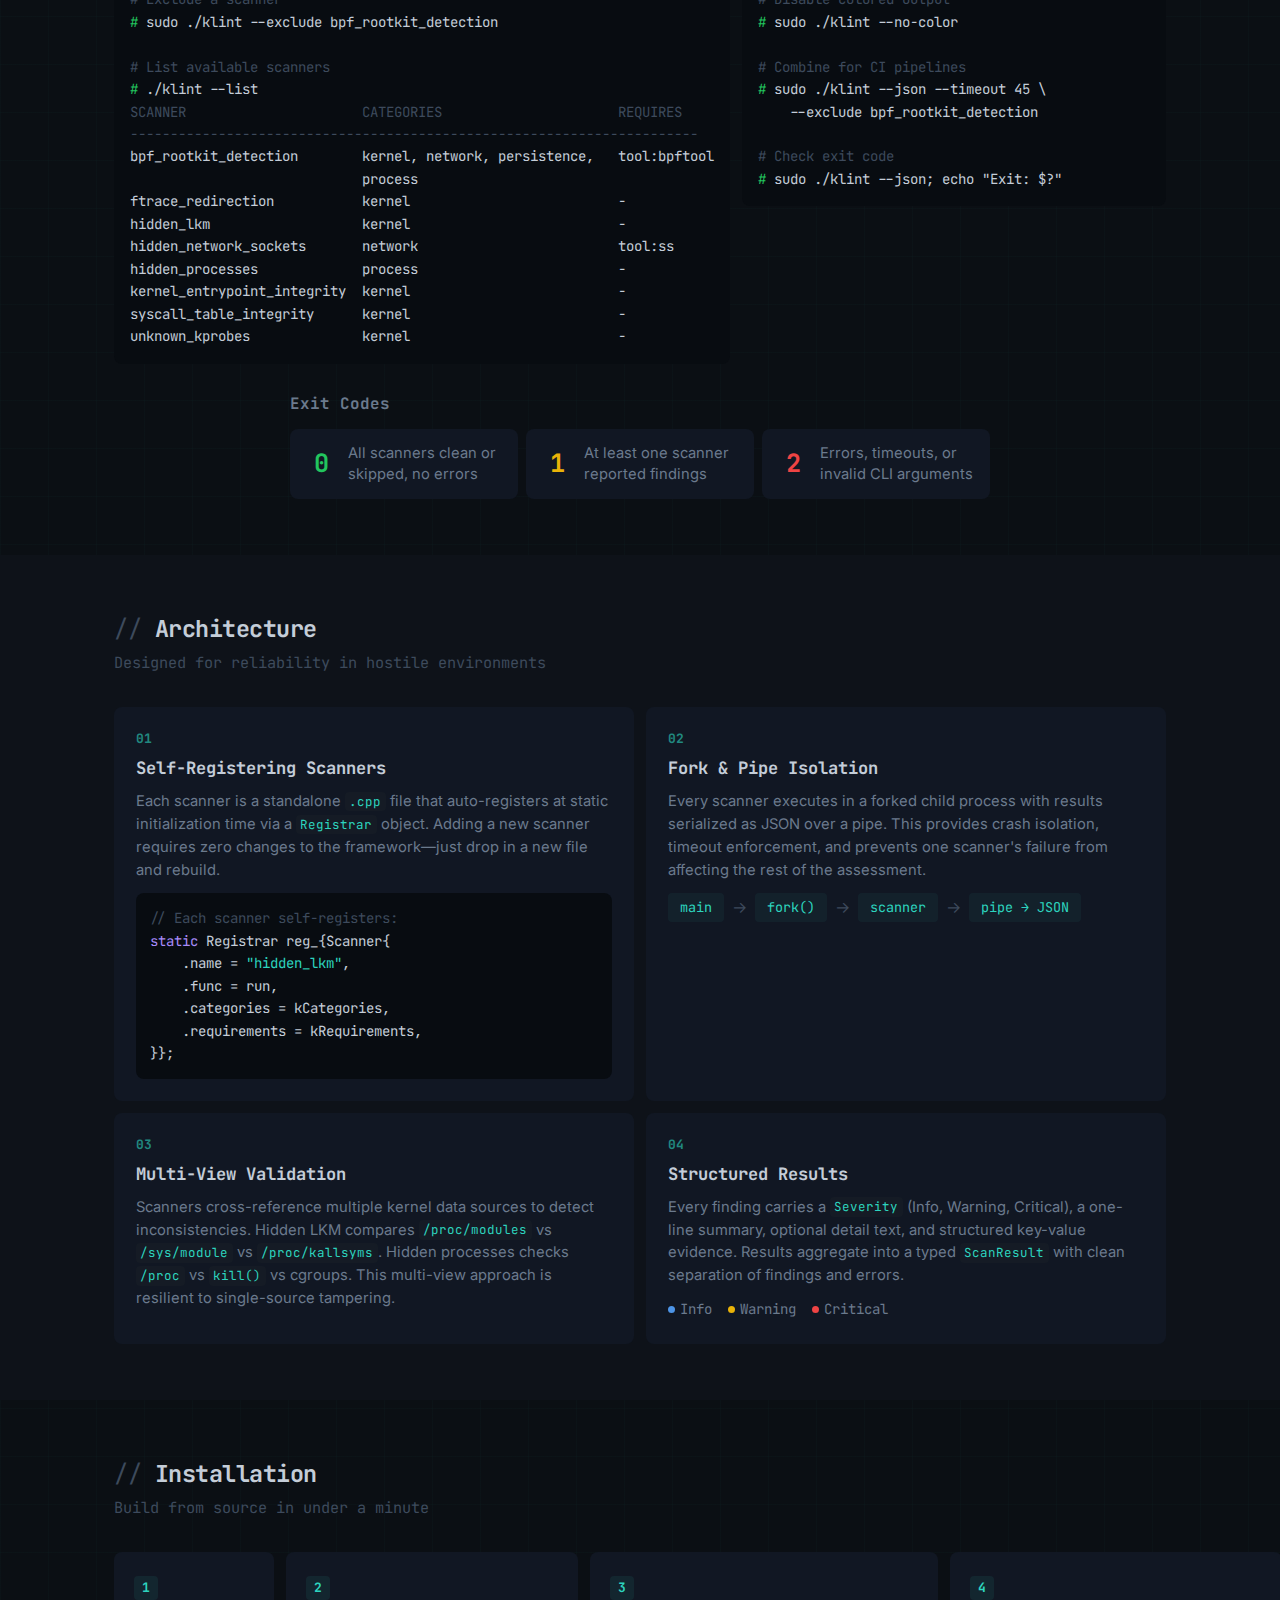
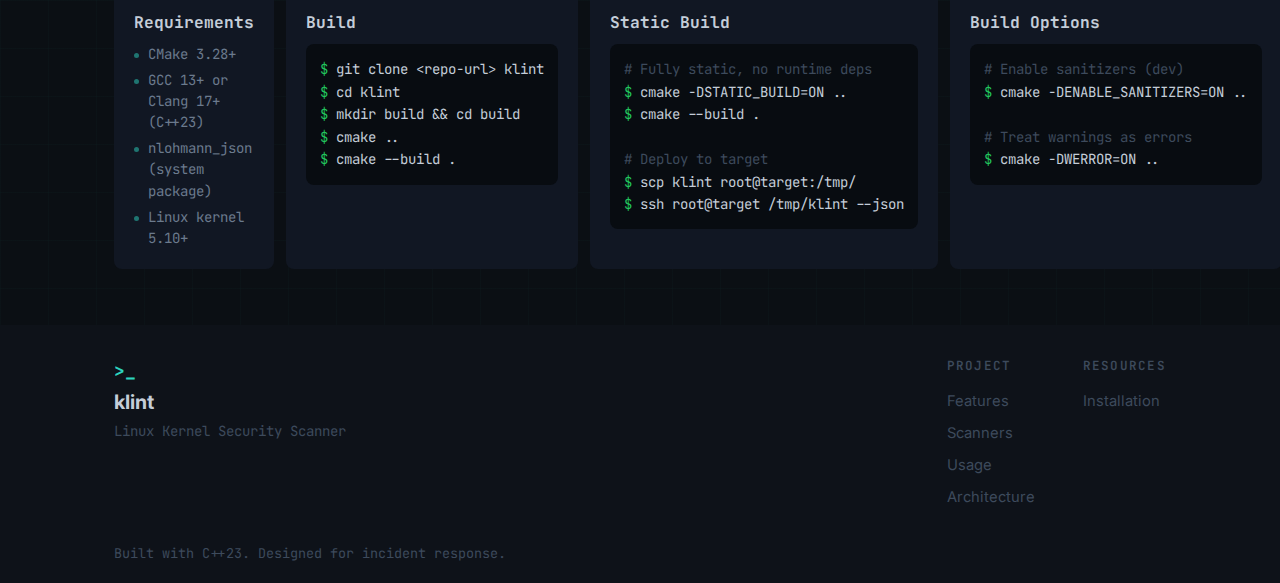
<file: klint/index.html>
<!DOCTYPE html>
<html lang="en">
<head>
  <meta charset="UTF-8">
  <meta name="viewport" content="width=device-width, initial-scale=1.0">
  <title>klint - Linux Kernel Security Scanner</title>
  <meta name="description" content="klint is a single-binary, one-shot Linux incident response scanner. Detect hidden kernel modules, rootkits, and compromised system state.">
  <link rel="preconnect" href="https://fonts.googleapis.com">
  <link rel="preconnect" href="https://fonts.gstatic.com" crossorigin>
  <link href="https://fonts.googleapis.com/css2?family=Inter:wght@400;500;600;700;800&family=JetBrains+Mono:wght@400;500&display=swap" rel="stylesheet">
  <link rel="stylesheet" href="style.css">
</head>
<body>
  <!-- Navigation -->
  <nav class="nav" id="nav">
    <div class="nav-inner">
      <a href="#" class="nav-logo">
        <span class="nav-logo-icon">&gt;_</span>
        <span class="nav-logo-text">klint</span>
      </a>
      <button class="nav-toggle" id="nav-toggle" aria-label="Toggle menu">
        <span></span>
        <span></span>
        <span></span>
      </button>
      <ul class="nav-links" id="nav-links">
        <li><a href="#features">Features</a></li>
        <li><a href="#scanners">Scanners</a></li>
        <li><a href="#usage">Usage</a></li>
        <li><a href="#architecture">Architecture</a></li>
        <li><a href="#installation">Installation</a></li>
        <li><a href="https://github.com" class="nav-github" target="_blank" rel="noopener">GitHub</a></li>
      </ul>
    </div>
  </nav>

  <!-- Hero -->
  <section class="hero" id="hero">
    <div class="hero-bg"></div>
    <div class="container hero-content">
      <div class="hero-text">
        <div class="hero-badge">Linux Incident Response</div>
        <h1 class="hero-title">
          <span class="hero-title-accent">&gt;_</span> klint
        </h1>
        <p class="hero-tagline">Linux Kernel Security Scanner</p>
        <p class="hero-desc">
          A single-binary, one-shot incident response scanner written in C++23.
          Deploy into restricted environments with zero dependencies and detect hidden
          kernel modules, rootkits, compromised syscall tables, and more.
        </p>
        <div class="hero-actions">
          <a href="#scanners" class="btn btn-primary">View Scanners</a>
          <a href="#installation" class="btn btn-secondary">Get Started</a>
        </div>
      </div>
      <div class="hero-terminal" id="hero-terminal">
        <div class="terminal-bar">
          <span class="terminal-dot terminal-dot--red"></span>
          <span class="terminal-dot terminal-dot--yellow"></span>
          <span class="terminal-dot terminal-dot--green"></span>
          <span class="terminal-title">root@incident ~ #</span>
        </div>
        <div class="terminal-body">
          <div class="terminal-line">
            <span class="terminal-prompt">$</span>
            <span class="terminal-cmd" id="terminal-cmd"></span><span class="terminal-cursor" id="terminal-cursor">|</span>
          </div>
          <div class="terminal-output" id="terminal-output"></div>
        </div>
      </div>
    </div>
  </section>

  <!-- Features -->
  <section class="section" id="features">
    <div class="container">
      <h2 class="section-title">Features</h2>
      <p class="section-subtitle">Built for real-world incident response</p>
      <div class="features-grid">
        <div class="feature-card">
          <div class="feature-icon">
            <svg viewBox="0 0 24 24" fill="none" stroke="currentColor" stroke-width="2"><rect x="3" y="3" width="7" height="7" rx="1"/><rect x="14" y="3" width="7" height="7" rx="1"/><rect x="3" y="14" width="7" height="7" rx="1"/><rect x="14" y="14" width="7" height="7" rx="1"/></svg>
          </div>
          <h3>Modular Scanners</h3>
          <p>8 self-registering scanners covering kernel modules, processes, network, syscalls, entrypoints, and BPF. Add new scanners with zero framework changes.</p>
        </div>
        <div class="feature-card">
          <div class="feature-icon">
            <svg viewBox="0 0 24 24" fill="none" stroke="currentColor" stroke-width="2"><path d="M14 2H6a2 2 0 00-2 2v16a2 2 0 002 2h12a2 2 0 002-2V8z"/><polyline points="14 2 14 8 20 8"/><line x1="16" y1="13" x2="8" y2="13"/><line x1="16" y1="17" x2="8" y2="17"/></svg>
          </div>
          <h3>Structured Output</h3>
          <p>Machine-readable JSON and human-friendly colored text output. Structured findings with severity levels, details, and key-value evidence.</p>
        </div>
        <div class="feature-card">
          <div class="feature-icon">
            <svg viewBox="0 0 24 24" fill="none" stroke="currentColor" stroke-width="2"><circle cx="12" cy="12" r="10"/><polyline points="12 6 12 12 16 14"/></svg>
          </div>
          <h3>Per-Scanner Timeouts</h3>
          <p>Each scanner runs in a forked child process with a configurable timeout. One hung scanner never blocks the rest of the assessment.</p>
        </div>
        <div class="feature-card">
          <div class="feature-icon">
            <svg viewBox="0 0 24 24" fill="none" stroke="currentColor" stroke-width="2"><path d="M12 22s8-4 8-10V5l-8-3-8 3v7c0 6 8 10 8 10z"/></svg>
          </div>
          <h3>Static Binary</h3>
          <p>Build a fully static binary with no runtime dependencies beyond libc. Deploy via SCP into compromised environments with no package manager needed.</p>
        </div>
        <div class="feature-card">
          <div class="feature-icon">
            <svg viewBox="0 0 24 24" fill="none" stroke="currentColor" stroke-width="2"><path d="M16 21v-2a4 4 0 00-4-4H5a4 4 0 00-4-4v2"/><circle cx="8.5" cy="7" r="4"/><path d="M20 8v6"/><path d="M23 11h-6"/></svg>
          </div>
          <h3>Root-Level Detection</h3>
          <p>Requires root privileges for deep kernel inspection. Accesses /proc/kcore, kernel symbol tables, cgroups, and raw network socket state.</p>
        </div>
        <div class="feature-card">
          <div class="feature-icon">
            <svg viewBox="0 0 24 24" fill="none" stroke="currentColor" stroke-width="2"><polyline points="9 11 12 14 22 4"/><path d="M21 12v7a2 2 0 01-2 2H5a2 2 0 01-2-2V5a2 2 0 012-2h11"/></svg>
          </div>
          <h3>Meaningful Exit Codes</h3>
          <p>Exit 0 when clean, 1 when findings detected, 2 on errors. Designed for automation, CI pipelines, and scripted incident response workflows.</p>
        </div>
      </div>
    </div>
  </section>

  <!-- Scanners -->
  <section class="section section-alt" id="scanners">
    <div class="container">
      <h2 class="section-title">Scanners</h2>
      <p class="section-subtitle">8 specialized detectors for kernel-level threats</p>
      <div class="scanners-grid">

        <div class="scanner-card">
          <div class="scanner-header">
            <h3 class="scanner-name">hidden_lkm</h3>
            <span class="badge badge-kernel">kernel</span>
          </div>
          <p class="scanner-desc">Detects hidden Loadable Kernel Modules by comparing module visibility across <code>/proc/modules</code>, <code>/sys/module</code>, and <code>/proc/kallsyms</code>. Identifies modules present in kallsyms but missing from procfs/sysfs.</p>
          <div class="scanner-meta">
            <span class="scanner-severity"><span class="dot dot-critical"></span> Critical on hidden modules</span>
          </div>
        </div>

        <div class="scanner-card">
          <div class="scanner-header">
            <h3 class="scanner-name">hidden_processes</h3>
            <span class="badge badge-process">process</span>
          </div>
          <p class="scanner-desc">Discovers hidden processes using multi-view cross-checks: <code>/proc</code> enumeration, <code>kill(0)</code> probing, cgroup task files, and <code>/proc/loadavg</code> analysis. Revalidation snapshots eliminate transient race conditions.</p>
          <div class="scanner-meta">
            <span class="scanner-severity"><span class="dot dot-critical"></span> Critical on persistent hidden PIDs</span>
          </div>
        </div>

        <div class="scanner-card">
          <div class="scanner-header">
            <h3 class="scanner-name">hidden_network_sockets</h3>
            <span class="badge badge-network">network</span>
          </div>
          <p class="scanner-desc">Detects hidden or redirected network sockets by comparing <code>/proc/net</code> tables, netlink diagnostics via <code>ss</code>, and process file descriptor scanning. Two-snapshot validation reduces false positives.</p>
          <div class="scanner-meta">
            <span class="scanner-req">Requires: <code>ss</code></span>
            <span class="scanner-severity"><span class="dot dot-critical"></span> Critical on hidden sockets</span>
          </div>
        </div>

        <div class="scanner-card">
          <div class="scanner-header">
            <h3 class="scanner-name">kernel_entrypoint_integrity</h3>
            <span class="badge badge-kernel">kernel</span>
          </div>
          <p class="scanner-desc">Validates syscall entrypoints by reading MSRs (<code>IA32_LSTAR</code>, <code>IA32_CSTAR</code>, <code>IA32_SYSENTER_EIP</code>) and IDT vectors via <code>/proc/kcore</code>. Detects entrypoint redirection to module code or trampolines. x86_64-specific.</p>
          <div class="scanner-meta">
            <span class="scanner-severity"><span class="dot dot-critical"></span> Critical on redirected entrypoints</span>
          </div>
        </div>

        <div class="scanner-card">
          <div class="scanner-header">
            <h3 class="scanner-name">ftrace_redirection</h3>
            <span class="badge badge-kernel">kernel</span>
          </div>
          <p class="scanner-desc">Analyzes ftrace function hooks for suspicious kernel path redirection. Checks tracer configuration, filter functions against critical patterns covering syscalls, VFS, credentials, and LSM hooks.</p>
          <div class="scanner-meta">
            <span class="scanner-severity"><span class="dot dot-critical"></span> Critical on unfiltered active tracing</span>
          </div>
        </div>

        <div class="scanner-card">
          <div class="scanner-header">
            <h3 class="scanner-name">unknown_kprobes</h3>
            <span class="badge badge-kernel">kernel</span>
          </div>
          <p class="scanner-desc">Discovers kprobe and kretprobe events targeting sensitive kernel functions. Matches against critical patterns including syscalls, credentials, module loading, VFS, network, LSM, and BPF functions.</p>
          <div class="scanner-meta">
            <span class="scanner-severity"><span class="dot dot-warning"></span> Warning on sensitive kprobes</span>
          </div>
        </div>

        <div class="scanner-card">
          <div class="scanner-header">
            <h3 class="scanner-name">syscall_table_integrity</h3>
            <span class="badge badge-kernel">kernel</span>
          </div>
          <p class="scanner-desc">Examines syscall table entries by parsing <code>/proc/kcore</code> ELF core image. Verifies each entry resolves to core kernel text or legitimate modules. Detects entries pointing outside kernel memory.</p>
          <div class="scanner-meta">
            <span class="scanner-severity"><span class="dot dot-critical"></span> Critical on hijacked entries</span>
          </div>
        </div>

        <div class="scanner-card">
          <div class="scanner-header">
            <h3 class="scanner-name">bpf_rootkit_detection</h3>
            <div class="badge-group">
              <span class="badge badge-kernel">kernel</span>
              <span class="badge badge-network">network</span>
              <span class="badge badge-process">persistence</span>
              <span class="badge badge-process">process</span>
            </div>
          </div>
          <p class="scanner-desc">Comprehensive eBPF/BPF security scanner analyzing programs, maps, and links via <code>bpftool</code>. Detects ownerless high-risk hooks, suspicious naming patterns, bpffs mount anomalies, and checks hardening sysctls.</p>
          <div class="scanner-meta">
            <span class="scanner-req">Requires: <code>bpftool</code></span>
            <span class="scanner-severity"><span class="dot dot-critical"></span> Critical on ownerless hooks</span>
          </div>
        </div>

      </div>
    </div>
  </section>

  <!-- Usage -->
  <section class="section" id="usage">
    <div class="container">
      <h2 class="section-title">Usage</h2>
      <p class="section-subtitle">Simple CLI for rapid deployment and scripting</p>
      <div class="usage-grid">

        <div class="usage-block">
          <h3>Basic Scan</h3>
          <div class="terminal-block">
            <div class="terminal-bar">
              <span class="terminal-dot terminal-dot--red"></span>
              <span class="terminal-dot terminal-dot--yellow"></span>
              <span class="terminal-dot terminal-dot--green"></span>
            </div>
            <pre><code><span class="t-prompt">#</span> <span class="t-cmd">sudo ./klint</span>

<span class="t-header">[hidden_lkm]</span> <span class="t-dim">(kernel)</span>
  <span class="t-ok">OK</span>

<span class="t-header">[hidden_processes]</span> <span class="t-dim">(process)</span>
  <span class="t-warn">WARNING</span> cgroup task anomaly detected
    pid: 31337
    source: cgroup tasks vs /proc

<span class="t-header">[syscall_table_integrity]</span> <span class="t-dim">(kernel)</span>
  <span class="t-crit">CRITICAL</span> sys_call_table entry points outside kernel text
    syscall: __x64_sys_getdents64
    address: 0xffffffffc0a01234</code></pre>
          </div>
        </div>

        <div class="usage-block">
          <h3>JSON Output</h3>
          <div class="terminal-block">
            <div class="terminal-bar">
              <span class="terminal-dot terminal-dot--red"></span>
              <span class="terminal-dot terminal-dot--yellow"></span>
              <span class="terminal-dot terminal-dot--green"></span>
            </div>
            <pre><code><span class="t-prompt">#</span> <span class="t-cmd">sudo ./klint --json</span>

<span class="t-dim">{</span>
  <span class="t-str">"scanners"</span>: [...],
  <span class="t-str">"summary"</span>: {
    <span class="t-str">"total"</span>: <span class="t-num">8</span>,
    <span class="t-str">"clean"</span>: <span class="t-num">6</span>,
    <span class="t-str">"findings"</span>: <span class="t-num">2</span>,
    <span class="t-str">"errors"</span>: <span class="t-num">0</span>,
    <span class="t-str">"skipped"</span>: <span class="t-num">0</span>,
    <span class="t-str">"timed_out"</span>: <span class="t-num">0</span>
  <span class="t-dim">}</span>
<span class="t-dim">}</span></code></pre>
          </div>
        </div>

        <div class="usage-block">
          <h3>Selective Scanning</h3>
          <div class="terminal-block">
            <div class="terminal-bar">
              <span class="terminal-dot terminal-dot--red"></span>
              <span class="terminal-dot terminal-dot--yellow"></span>
              <span class="terminal-dot terminal-dot--green"></span>
            </div>
            <pre><code><span class="t-comment"># Run only specific scanners</span>
<span class="t-prompt">#</span> <span class="t-cmd">sudo ./klint --scanner hidden_lkm --scanner hidden_processes</span>

<span class="t-comment"># Exclude a scanner</span>
<span class="t-prompt">#</span> <span class="t-cmd">sudo ./klint --exclude bpf_rootkit_detection</span>

<span class="t-comment"># List available scanners</span>
<span class="t-prompt">#</span> <span class="t-cmd">./klint --list</span>
<span class="t-dim">SCANNER                      CATEGORIES                      REQUIRES</span>
<span class="t-dim">-----------------------------------------------------------------------</span>
bpf_rootkit_detection        kernel, network, persistence,   tool:bpftool
                             process
ftrace_redirection           kernel                          -
hidden_lkm                   kernel                          -
hidden_network_sockets       network                         tool:ss
hidden_processes             process                         -
kernel_entrypoint_integrity  kernel                          -
syscall_table_integrity      kernel                          -
unknown_kprobes              kernel                          -</code></pre>
          </div>
        </div>

        <div class="usage-block">
          <h3>Timeout &amp; Options</h3>
          <div class="terminal-block">
            <div class="terminal-bar">
              <span class="terminal-dot terminal-dot--red"></span>
              <span class="terminal-dot terminal-dot--yellow"></span>
              <span class="terminal-dot terminal-dot--green"></span>
            </div>
            <pre><code><span class="t-comment"># Set per-scanner timeout (default: 30s)</span>
<span class="t-prompt">#</span> <span class="t-cmd">sudo ./klint --timeout 60</span>

<span class="t-comment"># Disable colored output</span>
<span class="t-prompt">#</span> <span class="t-cmd">sudo ./klint --no-color</span>

<span class="t-comment"># Combine for CI pipelines</span>
<span class="t-prompt">#</span> <span class="t-cmd">sudo ./klint --json --timeout 45 \
    --exclude bpf_rootkit_detection</span>

<span class="t-comment"># Check exit code</span>
<span class="t-prompt">#</span> <span class="t-cmd">sudo ./klint --json; echo "Exit: $?"</span></code></pre>
          </div>
        </div>

      </div>

      <div class="exit-codes">
        <h3>Exit Codes</h3>
        <div class="exit-codes-grid">
          <div class="exit-code">
            <span class="exit-code-num exit-code--ok">0</span>
            <span class="exit-code-desc">All scanners clean or skipped, no errors</span>
          </div>
          <div class="exit-code">
            <span class="exit-code-num exit-code--findings">1</span>
            <span class="exit-code-desc">At least one scanner reported findings</span>
          </div>
          <div class="exit-code">
            <span class="exit-code-num exit-code--error">2</span>
            <span class="exit-code-desc">Errors, timeouts, or invalid CLI arguments</span>
          </div>
        </div>
      </div>
    </div>
  </section>

  <!-- Architecture -->
  <section class="section section-alt" id="architecture">
    <div class="container">
      <h2 class="section-title">Architecture</h2>
      <p class="section-subtitle">Designed for reliability in hostile environments</p>
      <div class="arch-grid">

        <div class="arch-card">
          <div class="arch-num">01</div>
          <h3>Self-Registering Scanners</h3>
          <p>Each scanner is a standalone <code>.cpp</code> file that auto-registers at static initialization time via a <code>Registrar</code> object. Adding a new scanner requires zero changes to the framework&mdash;just drop in a new file and rebuild.</p>
          <div class="terminal-block terminal-block--compact">
            <pre><code><span class="t-comment">// Each scanner self-registers:</span>
<span class="t-kw">static</span> Registrar reg_{Scanner{
    .name = <span class="t-str">"hidden_lkm"</span>,
    .func = run,
    .categories = kCategories,
    .requirements = kRequirements,
}};</code></pre>
          </div>
        </div>

        <div class="arch-card">
          <div class="arch-num">02</div>
          <h3>Fork &amp; Pipe Isolation</h3>
          <p>Every scanner executes in a forked child process with results serialized as JSON over a pipe. This provides crash isolation, timeout enforcement, and prevents one scanner's failure from affecting the rest of the assessment.</p>
          <div class="arch-flow">
            <div class="arch-flow-step">main</div>
            <div class="arch-flow-arrow">&rarr;</div>
            <div class="arch-flow-step">fork()</div>
            <div class="arch-flow-arrow">&rarr;</div>
            <div class="arch-flow-step">scanner</div>
            <div class="arch-flow-arrow">&rarr;</div>
            <div class="arch-flow-step">pipe &rarr; JSON</div>
          </div>
        </div>

        <div class="arch-card">
          <div class="arch-num">03</div>
          <h3>Multi-View Validation</h3>
          <p>Scanners cross-reference multiple kernel data sources to detect inconsistencies. Hidden LKM compares <code>/proc/modules</code> vs <code>/sys/module</code> vs <code>/proc/kallsyms</code>. Hidden processes checks <code>/proc</code> vs <code>kill()</code> vs cgroups. This multi-view approach is resilient to single-source tampering.</p>
        </div>

        <div class="arch-card">
          <div class="arch-num">04</div>
          <h3>Structured Results</h3>
          <p>Every finding carries a <code>Severity</code> (Info, Warning, Critical), a one-line summary, optional detail text, and structured key-value evidence. Results aggregate into a typed <code>ScanResult</code> with clean separation of findings and errors.</p>
          <div class="severity-legend">
            <span class="severity-item"><span class="dot dot-info"></span> Info</span>
            <span class="severity-item"><span class="dot dot-warning"></span> Warning</span>
            <span class="severity-item"><span class="dot dot-critical"></span> Critical</span>
          </div>
        </div>

      </div>
    </div>
  </section>

  <!-- Installation -->
  <section class="section" id="installation">
    <div class="container">
      <h2 class="section-title">Installation</h2>
      <p class="section-subtitle">Build from source in under a minute</p>
      <div class="install-grid">

        <div class="install-step">
          <div class="install-step-num">1</div>
          <h3>Requirements</h3>
          <ul class="install-list">
            <li>CMake 3.28+</li>
            <li>GCC 13+ or Clang 17+ (C++23)</li>
            <li>nlohmann_json (system package)</li>
            <li>Linux kernel 5.10+</li>
          </ul>
        </div>

        <div class="install-step">
          <div class="install-step-num">2</div>
          <h3>Build</h3>
          <div class="terminal-block terminal-block--compact">
            <pre><code><span class="t-prompt">$</span> <span class="t-cmd">git clone &lt;repo-url&gt; klint</span>
<span class="t-prompt">$</span> <span class="t-cmd">cd klint</span>
<span class="t-prompt">$</span> <span class="t-cmd">mkdir build && cd build</span>
<span class="t-prompt">$</span> <span class="t-cmd">cmake ..</span>
<span class="t-prompt">$</span> <span class="t-cmd">cmake --build .</span></code></pre>
          </div>
        </div>

        <div class="install-step">
          <div class="install-step-num">3</div>
          <h3>Static Build</h3>
          <div class="terminal-block terminal-block--compact">
            <pre><code><span class="t-comment"># Fully static, no runtime deps</span>
<span class="t-prompt">$</span> <span class="t-cmd">cmake -DSTATIC_BUILD=ON ..</span>
<span class="t-prompt">$</span> <span class="t-cmd">cmake --build .</span>

<span class="t-comment"># Deploy to target</span>
<span class="t-prompt">$</span> <span class="t-cmd">scp klint root@target:/tmp/</span>
<span class="t-prompt">$</span> <span class="t-cmd">ssh root@target /tmp/klint --json</span></code></pre>
          </div>
        </div>

        <div class="install-step">
          <div class="install-step-num">4</div>
          <h3>Build Options</h3>
          <div class="terminal-block terminal-block--compact">
            <pre><code><span class="t-comment"># Enable sanitizers (dev)</span>
<span class="t-prompt">$</span> <span class="t-cmd">cmake -DENABLE_SANITIZERS=ON ..</span>

<span class="t-comment"># Treat warnings as errors</span>
<span class="t-prompt">$</span> <span class="t-cmd">cmake -DWERROR=ON ..</span></code></pre>
          </div>
        </div>

      </div>
    </div>
  </section>

  <!-- Footer -->
  <footer class="footer">
    <div class="container">
      <div class="footer-inner">
        <div class="footer-brand">
          <span class="nav-logo-icon">&gt;_</span>
          <span class="nav-logo-text">klint</span>
          <p class="footer-tagline">Linux Kernel Security Scanner</p>
        </div>
        <div class="footer-links">
          <div class="footer-col">
            <h4>Project</h4>
            <ul>
              <li><a href="#features">Features</a></li>
              <li><a href="#scanners">Scanners</a></li>
              <li><a href="#usage">Usage</a></li>
              <li><a href="#architecture">Architecture</a></li>
            </ul>
          </div>
          <div class="footer-col">
            <h4>Resources</h4>
            <ul>
              <li><a href="#installation">Installation</a></li>
            </ul>
          </div>
        </div>
      </div>
      <div class="footer-bottom">
        <p>Built with C++23. Designed for incident response.</p>
      </div>
    </div>
  </footer>

  <script src="script.js"></script>
</body>
</html>
</file>
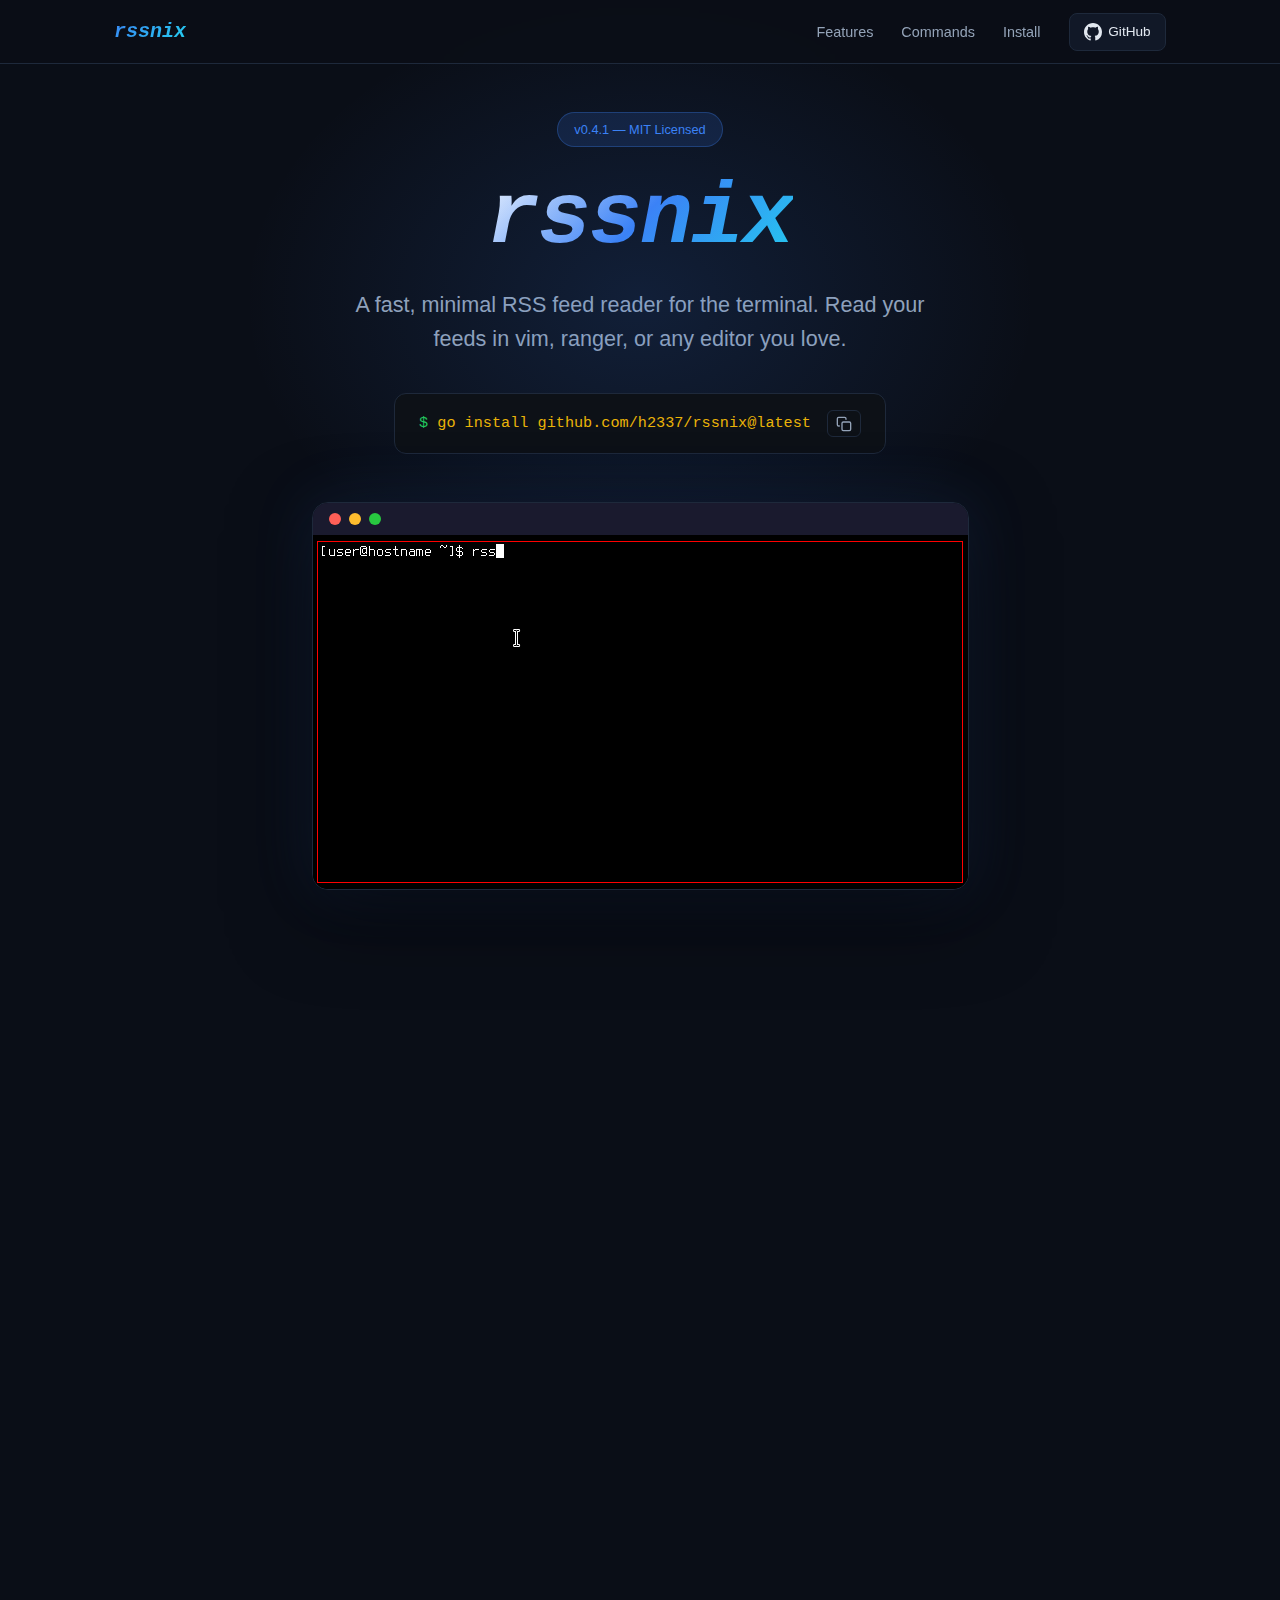
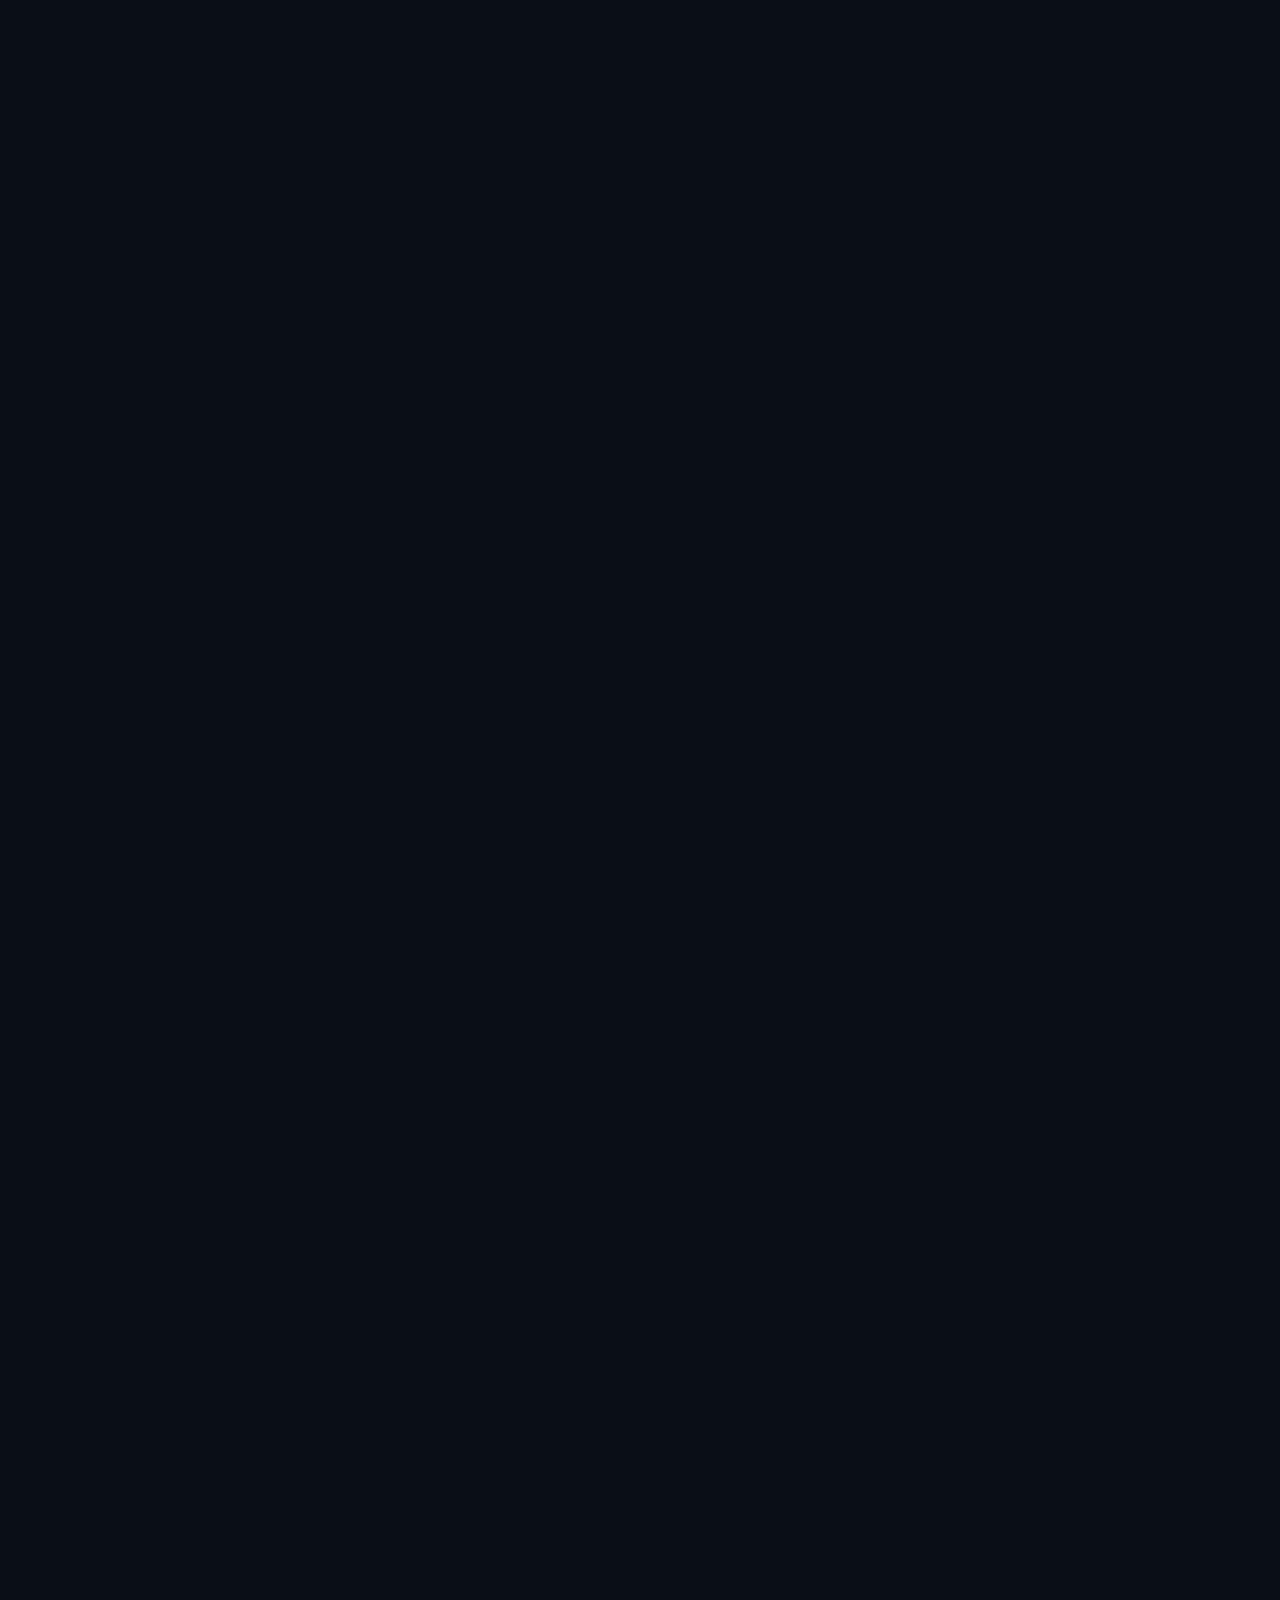
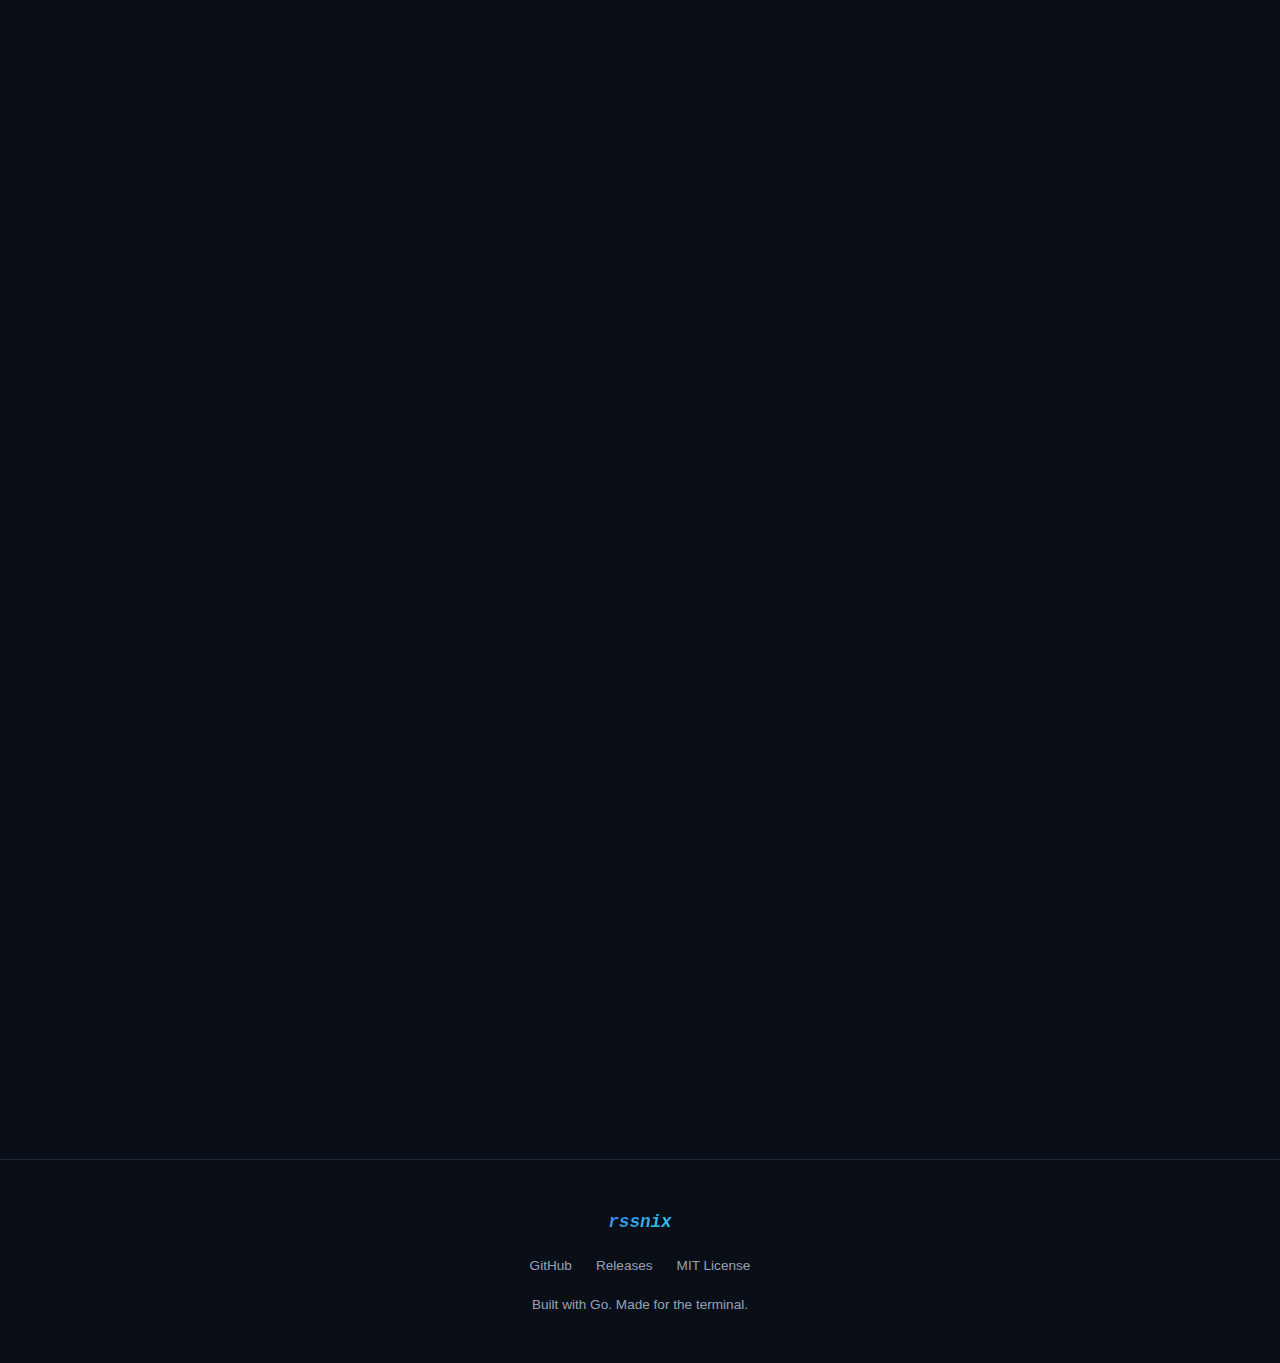
<file: rssnix/index.html>
<!DOCTYPE html>
<html lang="en">
<head>
  <meta charset="UTF-8">
  <meta name="viewport" content="width=device-width, initial-scale=1.0">
  <title>rssnix — Terminal RSS Reader</title>
  <meta name="description" content="A fast, minimal command-line RSS feed reader written in Go. Read your feeds in vim, ranger, or any editor.">
  <style>
    *, *::before, *::after { margin: 0; padding: 0; box-sizing: border-box; }

    :root {
      --bg: #0a0e17;
      --bg-card: #111827;
      --bg-code: #0d1117;
      --border: #1e293b;
      --text: #e2e8f0;
      --text-dim: #94a3b8;
      --accent: #3b82f6;
      --accent-dim: #1d4ed8;
      --accent-glow: rgba(59, 130, 246, 0.15);
      --green: #22c55e;
      --yellow: #eab308;
      --purple: #a78bfa;
      --cyan: #22d3ee;
      --red: #f87171;
      --mono: 'SF Mono', 'Cascadia Code', 'Fira Code', 'JetBrains Mono', Consolas, Monaco, monospace;
      --sans: -apple-system, BlinkMacSystemFont, 'Segoe UI', Inter, Roboto, sans-serif;
    }

    html { scroll-behavior: smooth; }

    body {
      font-family: var(--sans);
      background: var(--bg);
      color: var(--text);
      line-height: 1.7;
      overflow-x: hidden;
    }

    /* --- NAV --- */
    nav {
      position: fixed;
      top: 0;
      left: 0;
      right: 0;
      z-index: 100;
      backdrop-filter: blur(16px);
      -webkit-backdrop-filter: blur(16px);
      background: rgba(10, 14, 23, 0.8);
      border-bottom: 1px solid var(--border);
    }

    nav .inner {
      max-width: 1100px;
      margin: 0 auto;
      padding: 0.8rem 1.5rem;
      display: flex;
      align-items: center;
      justify-content: space-between;
    }

    nav .logo {
      font-family: var(--mono);
      font-weight: 700;
      font-style: italic;
      font-size: 1.25rem;
      background: linear-gradient(135deg, var(--accent), var(--cyan));
      -webkit-background-clip: text;
      -webkit-text-fill-color: transparent;
      background-clip: text;
      text-decoration: none;
    }

    nav .links { display: flex; gap: 1.75rem; align-items: center; }

    nav .links a {
      color: var(--text-dim);
      text-decoration: none;
      font-size: 0.9rem;
      transition: color 0.2s;
    }

    nav .links a:hover { color: var(--text); }

    nav .links .gh {
      display: inline-flex;
      align-items: center;
      gap: 0.4rem;
      background: var(--bg-card);
      border: 1px solid var(--border);
      border-radius: 8px;
      padding: 0.4rem 0.9rem;
      font-size: 0.85rem;
      color: var(--text);
      transition: border-color 0.2s, background 0.2s;
    }

    nav .links .gh:hover { border-color: var(--accent); background: var(--accent-glow); }

    nav .links .gh svg { width: 18px; height: 18px; fill: var(--text); }

    /* --- HERO --- */
    .hero {
      min-height: 100vh;
      display: flex;
      flex-direction: column;
      align-items: center;
      justify-content: center;
      text-align: center;
      padding: 7rem 1.5rem 4rem;
      position: relative;
    }

    .hero::before {
      content: '';
      position: absolute;
      top: 0;
      left: 50%;
      transform: translateX(-50%);
      width: 800px;
      height: 600px;
      background: radial-gradient(ellipse, var(--accent-glow) 0%, transparent 70%);
      pointer-events: none;
    }

    .hero .badge {
      display: inline-flex;
      align-items: center;
      gap: 0.5rem;
      background: var(--accent-glow);
      border: 1px solid rgba(59, 130, 246, 0.3);
      border-radius: 100px;
      padding: 0.35rem 1rem;
      font-size: 0.8rem;
      color: var(--accent);
      font-weight: 500;
      margin-bottom: 1.5rem;
    }

    .hero h1 {
      font-family: var(--mono);
      font-size: clamp(3rem, 8vw, 5.5rem);
      font-weight: 800;
      font-style: italic;
      letter-spacing: -0.02em;
      line-height: 1.1;
      margin-bottom: 1.25rem;
      background: linear-gradient(135deg, #fff 0%, var(--accent) 50%, var(--cyan) 100%);
      -webkit-background-clip: text;
      -webkit-text-fill-color: transparent;
      background-clip: text;
    }

    .hero .tagline {
      font-size: clamp(1.05rem, 2.5vw, 1.35rem);
      color: var(--text-dim);
      max-width: 580px;
      margin-bottom: 2.25rem;
      line-height: 1.6;
    }

    .hero .install-box {
      background: var(--bg-code);
      border: 1px solid var(--border);
      border-radius: 12px;
      padding: 1rem 1.5rem;
      display: inline-flex;
      align-items: center;
      gap: 1rem;
      margin-bottom: 3rem;
      position: relative;
      cursor: pointer;
      transition: border-color 0.2s;
    }

    .hero .install-box:hover { border-color: var(--accent); }

    .hero .install-box code {
      font-family: var(--mono);
      font-size: 0.95rem;
      color: var(--text);
    }

    .hero .install-box code .prompt { color: var(--green); }
    .hero .install-box code .cmd { color: var(--yellow); }

    .hero .install-box .copy-btn {
      background: none;
      border: 1px solid var(--border);
      border-radius: 6px;
      color: var(--text-dim);
      padding: 0.3rem 0.5rem;
      cursor: pointer;
      transition: color 0.2s, border-color 0.2s;
      display: flex;
      align-items: center;
    }

    .hero .install-box .copy-btn:hover { color: var(--accent); border-color: var(--accent); }

    .hero .install-box .copy-btn svg { width: 16px; height: 16px; }

    .hero .install-box .tooltip {
      position: absolute;
      top: -2rem;
      right: 0;
      background: var(--green);
      color: #000;
      font-size: 0.75rem;
      font-weight: 600;
      padding: 0.2rem 0.6rem;
      border-radius: 4px;
      opacity: 0;
      transition: opacity 0.2s;
      pointer-events: none;
    }

    .hero .install-box .tooltip.show { opacity: 1; }

    /* --- DEMO --- */
    .demo {
      max-width: 780px;
      margin: 0 auto;
      border-radius: 16px;
      overflow: hidden;
      border: 1px solid var(--border);
      box-shadow: 0 25px 80px rgba(0, 0, 0, 0.5), 0 0 60px var(--accent-glow);
      position: relative;
    }

    .demo .bar {
      background: #1a1a2e;
      padding: 0.6rem 1rem;
      display: flex;
      align-items: center;
      gap: 0.5rem;
    }

    .demo .bar span {
      width: 12px;
      height: 12px;
      border-radius: 50%;
    }

    .demo .bar span:nth-child(1) { background: #ff5f57; }
    .demo .bar span:nth-child(2) { background: #febc2e; }
    .demo .bar span:nth-child(3) { background: #28c840; }

    .demo img {
      display: block;
      width: 100%;
      background: #000;
    }

    /* --- SECTION COMMON --- */
    section {
      max-width: 1100px;
      margin: 0 auto;
      padding: 6rem 1.5rem;
    }

    .section-label {
      font-family: var(--mono);
      font-size: 0.8rem;
      color: var(--accent);
      text-transform: uppercase;
      letter-spacing: 0.15em;
      margin-bottom: 0.75rem;
    }

    .section-title {
      font-size: clamp(1.75rem, 4vw, 2.5rem);
      font-weight: 700;
      margin-bottom: 1rem;
      letter-spacing: -0.02em;
    }

    .section-desc {
      color: var(--text-dim);
      font-size: 1.1rem;
      max-width: 600px;
      margin-bottom: 3rem;
    }

    /* --- FEATURES --- */
    .features-grid {
      display: grid;
      grid-template-columns: repeat(auto-fit, minmax(300px, 1fr));
      gap: 1.25rem;
    }

    .feature {
      background: var(--bg-card);
      border: 1px solid var(--border);
      border-radius: 14px;
      padding: 1.75rem;
      transition: border-color 0.3s, transform 0.3s;
    }

    .feature:hover { border-color: var(--accent); transform: translateY(-2px); }

    .feature .icon {
      width: 44px;
      height: 44px;
      border-radius: 10px;
      display: flex;
      align-items: center;
      justify-content: center;
      font-size: 1.3rem;
      margin-bottom: 1rem;
    }

    .feature h3 { font-size: 1.1rem; margin-bottom: 0.5rem; font-weight: 600; }
    .feature p { color: var(--text-dim); font-size: 0.92rem; line-height: 1.6; }

    .icon-blue { background: rgba(59, 130, 246, 0.12); color: var(--accent); }
    .icon-green { background: rgba(34, 197, 94, 0.12); color: var(--green); }
    .icon-yellow { background: rgba(234, 179, 8, 0.12); color: var(--yellow); }
    .icon-purple { background: rgba(167, 139, 250, 0.12); color: var(--purple); }
    .icon-cyan { background: rgba(34, 211, 238, 0.12); color: var(--cyan); }
    .icon-red { background: rgba(248, 113, 113, 0.12); color: var(--red); }

    /* --- COMMANDS --- */
    .commands {
      display: grid;
      grid-template-columns: repeat(auto-fit, minmax(320px, 1fr));
      gap: 1rem;
    }

    .cmd-card {
      background: var(--bg-code);
      border: 1px solid var(--border);
      border-radius: 12px;
      padding: 1.25rem 1.5rem;
      transition: border-color 0.2s;
    }

    .cmd-card:hover { border-color: var(--accent); }

    .cmd-card .cmd-head {
      font-family: var(--mono);
      font-size: 0.95rem;
      margin-bottom: 0.4rem;
      display: flex;
      align-items: center;
      gap: 0.5rem;
    }

    .cmd-card .cmd-name { color: var(--green); font-weight: 600; }
    .cmd-card .cmd-arg { color: var(--text-dim); }
    .cmd-card .cmd-alias { color: var(--purple); font-size: 0.8rem; }
    .cmd-card .cmd-desc { color: var(--text-dim); font-size: 0.88rem; line-height: 1.5; }

    /* --- CONFIG --- */
    .config-block {
      max-width: 620px;
    }

    .config-block pre {
      background: var(--bg-code);
      border: 1px solid var(--border);
      border-radius: 12px;
      padding: 1.5rem;
      overflow-x: auto;
      font-family: var(--mono);
      font-size: 0.9rem;
      line-height: 1.8;
    }

    .config-block .path {
      font-family: var(--mono);
      font-size: 0.88rem;
      color: var(--text-dim);
      background: var(--bg-card);
      padding: 0.25rem 0.6rem;
      border-radius: 6px;
      border: 1px solid var(--border);
    }

    .syn-section { color: var(--purple); }
    .syn-key { color: var(--cyan); }
    .syn-eq { color: var(--text-dim); }
    .syn-val { color: var(--green); }
    .syn-url { color: var(--yellow); }
    .syn-comment { color: #475569; font-style: italic; }

    /* --- INSTALL --- */
    .install-methods {
      display: grid;
      grid-template-columns: repeat(auto-fit, minmax(300px, 1fr));
      gap: 1.25rem;
    }

    .install-method {
      background: var(--bg-card);
      border: 1px solid var(--border);
      border-radius: 14px;
      padding: 1.75rem;
    }

    .install-method h3 {
      font-size: 1rem;
      margin-bottom: 1rem;
      display: flex;
      align-items: center;
      gap: 0.5rem;
    }

    .install-method pre {
      background: var(--bg-code);
      border: 1px solid var(--border);
      border-radius: 8px;
      padding: 1rem 1.25rem;
      font-family: var(--mono);
      font-size: 0.85rem;
      line-height: 1.7;
      overflow-x: auto;
    }

    .install-method .pmt { color: var(--green); }
    .install-method .cm { color: var(--yellow); }

    /* --- FOOTER --- */
    footer {
      border-top: 1px solid var(--border);
      padding: 3rem 1.5rem;
      text-align: center;
    }

    footer .inner {
      max-width: 1100px;
      margin: 0 auto;
      display: flex;
      flex-direction: column;
      align-items: center;
      gap: 1rem;
    }

    footer .foot-logo {
      font-family: var(--mono);
      font-weight: 700;
      font-style: italic;
      font-size: 1.1rem;
      background: linear-gradient(135deg, var(--accent), var(--cyan));
      -webkit-background-clip: text;
      -webkit-text-fill-color: transparent;
      background-clip: text;
    }

    footer p {
      color: var(--text-dim);
      font-size: 0.85rem;
    }

    footer .foot-links {
      display: flex;
      gap: 1.5rem;
    }

    footer .foot-links a {
      color: var(--text-dim);
      text-decoration: none;
      font-size: 0.85rem;
      transition: color 0.2s;
    }

    footer .foot-links a:hover { color: var(--accent); }

    /* --- RESPONSIVE --- */
    @media (max-width: 768px) {
      nav .links a.hide-mobile { display: none; }
      .features-grid, .commands, .install-methods { grid-template-columns: 1fr; }
      section { padding: 4rem 1.25rem; }
      .hero { padding: 6rem 1.25rem 3rem; }
      .hero .install-box { flex-direction: column; gap: 0.75rem; }
      .hero .install-box code { font-size: 0.82rem; }
    }

    /* --- ANIMATIONS --- */
    @media (prefers-reduced-motion: no-preference) {
      .fade-in {
        opacity: 0;
        transform: translateY(20px);
        transition: opacity 0.6s ease, transform 0.6s ease;
      }

      .fade-in.visible {
        opacity: 1;
        transform: translateY(0);
      }
    }

    @media (prefers-reduced-motion: reduce) {
      .fade-in { opacity: 1; transform: none; }
    }
  </style>
</head>
<body>

<!-- NAV -->
<nav>
  <div class="inner">
    <a href="#" class="logo">rssnix</a>
    <div class="links">
      <a href="#features" class="hide-mobile">Features</a>
      <a href="#commands" class="hide-mobile">Commands</a>
      <a href="#install">Install</a>
      <a href="https://github.com/h2337/rssnix" class="gh" target="_blank" rel="noopener">
        <svg viewBox="0 0 16 16"><path d="M8 0C3.58 0 0 3.58 0 8c0 3.54 2.29 6.53 5.47 7.59.4.07.55-.17.55-.38 0-.19-.01-.82-.01-1.49-2.01.37-2.53-.49-2.69-.94-.09-.23-.48-.94-.82-1.13-.28-.15-.68-.52-.01-.53.63-.01 1.08.58 1.23.82.72 1.21 1.87.87 2.33.66.07-.52.28-.87.51-1.07-1.78-.2-3.64-.89-3.64-3.95 0-.87.31-1.59.82-2.15-.08-.2-.36-1.02.08-2.12 0 0 .67-.21 2.2.82.64-.18 1.32-.27 2-.27.68 0 1.36.09 2 .27 1.53-1.04 2.2-.82 2.2-.82.44 1.1.16 1.92.08 2.12.51.56.82 1.27.82 2.15 0 3.07-1.87 3.75-3.65 3.95.29.25.54.73.54 1.48 0 1.07-.01 1.93-.01 2.2 0 .21.15.46.55.38A8.013 8.013 0 0016 8c0-4.42-3.58-8-8-8z"/></svg>
        GitHub
      </a>
    </div>
  </div>
</nav>

<!-- HERO -->
<section class="hero">
  <div class="badge">v0.4.1 &mdash; MIT Licensed</div>
  <h1>rssnix</h1>
  <p class="tagline">A fast, minimal RSS feed reader for the terminal. Read your feeds in vim, ranger, or any editor you love.</p>

  <div class="install-box" onclick="copyInstall()" role="button" tabindex="0" aria-label="Copy install command">
    <code><span class="prompt">$</span> <span class="cmd">go install github.com/h2337/rssnix@latest</span></code>
    <button class="copy-btn" aria-label="Copy to clipboard">
      <svg viewBox="0 0 24 24" fill="none" stroke="currentColor" stroke-width="2" stroke-linecap="round" stroke-linejoin="round"><rect x="9" y="9" width="13" height="13" rx="2"/><path d="M5 15H4a2 2 0 01-2-2V4a2 2 0 012-2h9a2 2 0 012 2v1"/></svg>
    </button>
    <span class="tooltip" id="copyTooltip">Copied!</span>
  </div>

  <div class="demo fade-in">
    <div class="bar"><span></span><span></span><span></span></div>
    <img src="demo.gif" alt="rssnix demo showing feed management in the terminal" loading="lazy">
  </div>
</section>

<!-- FEATURES -->
<section id="features">
  <p class="section-label fade-in">Features</p>
  <h2 class="section-title fade-in">Everything you need, nothing you don't</h2>
  <p class="section-desc fade-in">rssnix stores articles as plain text files on your filesystem. No databases, no cloud sync, no electron apps. Just your feeds and your favorite editor.</p>

  <div class="features-grid">
    <div class="feature fade-in">
      <div class="icon icon-green">&#9889;</div>
      <h3>Parallel Fetching</h3>
      <p>Feeds are updated concurrently using goroutines. Hundreds of feeds update in seconds, not minutes.</p>
    </div>
    <div class="feature fade-in">
      <div class="icon icon-blue">&#128196;</div>
      <h3>Plain Text Storage</h3>
      <p>Articles are saved as files on disk. Browse, search, and script them with standard Unix tools.</p>
    </div>
    <div class="feature fade-in">
      <div class="icon icon-purple">&#128230;</div>
      <h3>OPML Import</h3>
      <p>Migrate from any RSS reader. Import feeds from local OPML files or remote URLs with a single command.</p>
    </div>
    <div class="feature fade-in">
      <div class="icon icon-yellow">&#9733;</div>
      <h3>New Articles Tracking</h3>
      <p>Newly downloaded articles are symlinked into a "new" folder, so you always know what's fresh.</p>
    </div>
    <div class="feature fade-in">
      <div class="icon icon-cyan">&#128736;</div>
      <h3>Use Your Editor</h3>
      <p>Read feeds in vim, ranger, or any tool you configure. rssnix fits into your existing workflow.</p>
    </div>
    <div class="feature fade-in">
      <div class="icon icon-red">&#127760;</div>
      <h3>Cross-Platform</h3>
      <p>Runs on Linux, macOS, and Windows. Built with Go for easy installation on any system.</p>
    </div>
  </div>
</section>

<!-- COMMANDS -->
<section id="commands">
  <p class="section-label fade-in">Commands</p>
  <h2 class="section-title fade-in">Simple by design</h2>
  <p class="section-desc fade-in">Six commands. That's all. Each does one thing and does it well.</p>

  <div class="commands">
    <div class="cmd-card fade-in">
      <div class="cmd-head">
        <span class="cmd-name">update</span>
        <span class="cmd-arg">[feed&hellip;]</span>
        <span class="cmd-alias">alias: u</span>
      </div>
      <p class="cmd-desc">Fetch new articles for given feeds, or all feeds if none specified. Only downloads articles you haven't seen before.</p>
    </div>
    <div class="cmd-card fade-in">
      <div class="cmd-head">
        <span class="cmd-name">open</span>
        <span class="cmd-arg">[feed]</span>
        <span class="cmd-alias">alias: o</span>
      </div>
      <p class="cmd-desc">Open a feed's directory in your configured viewer. Opens the root feed directory if no feed is given.</p>
    </div>
    <div class="cmd-card fade-in">
      <div class="cmd-head">
        <span class="cmd-name">add</span>
        <span class="cmd-arg">[name] [url]</span>
        <span class="cmd-alias">alias: a</span>
      </div>
      <p class="cmd-desc">Add a new RSS feed to your configuration with the given name and URL.</p>
    </div>
    <div class="cmd-card fade-in">
      <div class="cmd-head">
        <span class="cmd-name">import</span>
        <span class="cmd-arg">[path|url]</span>
        <span class="cmd-alias">alias: i</span>
      </div>
      <p class="cmd-desc">Import feeds from an OPML file&mdash;either a local path or a remote URL.</p>
    </div>
    <div class="cmd-card fade-in">
      <div class="cmd-head">
        <span class="cmd-name">config</span>
        <span class="cmd-alias">alias: c</span>
      </div>
      <p class="cmd-desc">Open your configuration file in <code>$EDITOR</code> for quick manual editing.</p>
    </div>
    <div class="cmd-card fade-in">
      <div class="cmd-head">
        <span class="cmd-name">refetch</span>
        <span class="cmd-arg">[feed&hellip;]</span>
        <span class="cmd-alias">alias: r</span>
      </div>
      <p class="cmd-desc">Delete and re-download all articles for the given feeds, or every feed if none specified.</p>
    </div>
  </div>
</section>

<!-- CONFIG -->
<section id="config">
  <p class="section-label fade-in">Configuration</p>
  <h2 class="section-title fade-in">One file, zero complexity</h2>
  <p class="section-desc fade-in">Configure rssnix with a simple INI file at <span class="path">~/.config/rssnix/config.ini</span></p>

  <div class="config-block fade-in">
    <pre><span class="syn-comment"># Choose your viewer and feed directory</span>
<span class="syn-section">[settings]</span>
<span class="syn-key">viewer</span> <span class="syn-eq">=</span> <span class="syn-val">vim</span>
<span class="syn-key">feed_directory</span> <span class="syn-eq">=</span> <span class="syn-val">~/rssnix</span>

<span class="syn-comment"># Add feeds as name = url pairs</span>
<span class="syn-section">[feeds]</span>
<span class="syn-key">CNN-Tech</span> <span class="syn-eq">=</span> <span class="syn-url">http://rss.cnn.com/rss/edition_technology.rss</span>
<span class="syn-key">HackerNews</span> <span class="syn-eq">=</span> <span class="syn-url">https://news.ycombinator.com/rss</span>
<span class="syn-key">LWN</span> <span class="syn-eq">=</span> <span class="syn-url">https://lwn.net/headlines/rss</span></pre>
  </div>
</section>

<!-- INSTALL -->
<section id="install">
  <p class="section-label fade-in">Installation</p>
  <h2 class="section-title fade-in">Up and running in seconds</h2>
  <p class="section-desc fade-in">Requires Go 1.19 or later. Pick your preferred method.</p>

  <div class="install-methods">
    <div class="install-method fade-in">
      <h3>&#128229; Go Install</h3>
      <pre><span class="pmt">$</span> <span class="cm">go install github.com/h2337/rssnix@latest</span></pre>
    </div>
    <div class="install-method fade-in">
      <h3>&#128268; Build from Source</h3>
      <pre><span class="pmt">$</span> <span class="cm">git clone https://github.com/h2337/rssnix --depth=1</span>
<span class="pmt">$</span> <span class="cm">cd rssnix</span>
<span class="pmt">$</span> <span class="cm">go install</span></pre>
    </div>
    <div class="install-method fade-in">
      <h3>&#128230; GitHub Releases</h3>
      <pre>Pre-built binaries for Linux, macOS,
and Windows are available on the
<a href="https://github.com/h2337/rssnix/releases" style="color: var(--accent)">GitHub Releases</a> page.</pre>
    </div>
  </div>
</section>

<!-- QUICK START -->
<section>
  <p class="section-label fade-in">Quick Start</p>
  <h2 class="section-title fade-in">Three commands to your first feed</h2>
  <div class="config-block fade-in">
    <pre><span class="syn-comment"># Add a feed</span>
<span class="pmt">$</span> <span class="cm">rssnix add HackerNews https://news.ycombinator.com/rss</span>

<span class="syn-comment"># Fetch articles</span>
<span class="pmt">$</span> <span class="cm">rssnix update</span>

<span class="syn-comment"># Read in your editor</span>
<span class="pmt">$</span> <span class="cm">rssnix open HackerNews</span></pre>
  </div>
</section>

<!-- FOOTER -->
<footer>
  <div class="inner">
    <span class="foot-logo">rssnix</span>
    <div class="foot-links">
      <a href="https://github.com/h2337/rssnix" target="_blank" rel="noopener">GitHub</a>
      <a href="https://github.com/h2337/rssnix/releases" target="_blank" rel="noopener">Releases</a>
      <a href="https://github.com/h2337/rssnix/blob/master/LICENSE" target="_blank" rel="noopener">MIT License</a>
    </div>
    <p>Built with Go. Made for the terminal.</p>
  </div>
</footer>

<script>
  function copyInstall() {
    navigator.clipboard.writeText('go install github.com/h2337/rssnix@latest').then(function() {
      var tip = document.getElementById('copyTooltip');
      tip.classList.add('show');
      setTimeout(function() { tip.classList.remove('show'); }, 1500);
    });
  }

  // Intersection Observer for fade-in animations
  if ('IntersectionObserver' in window) {
    var observer = new IntersectionObserver(function(entries) {
      entries.forEach(function(entry) {
        if (entry.isIntersecting) {
          entry.target.classList.add('visible');
          observer.unobserve(entry.target);
        }
      });
    }, { threshold: 0.1 });

    document.querySelectorAll('.fade-in').forEach(function(el) {
      observer.observe(el);
    });
  } else {
    document.querySelectorAll('.fade-in').forEach(function(el) {
      el.classList.add('visible');
    });
  }
</script>

</body>
</html>
</file>
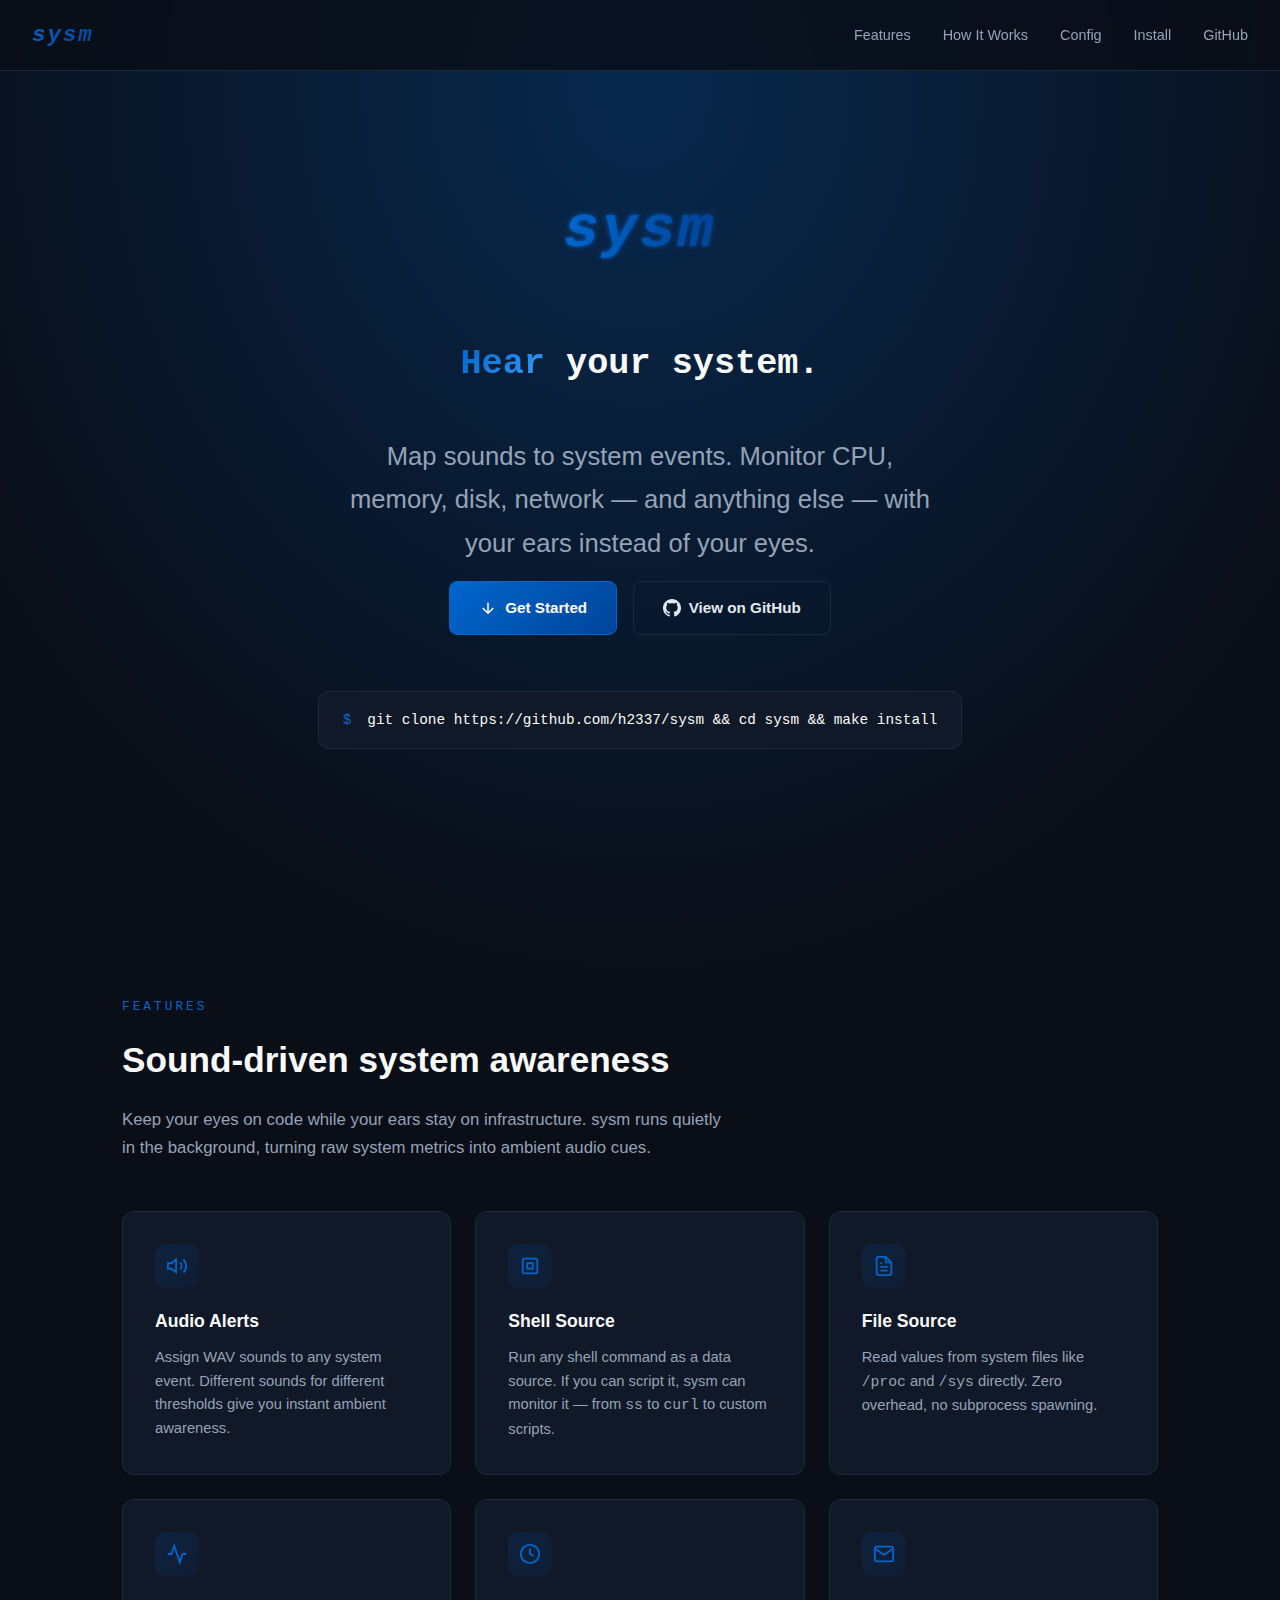
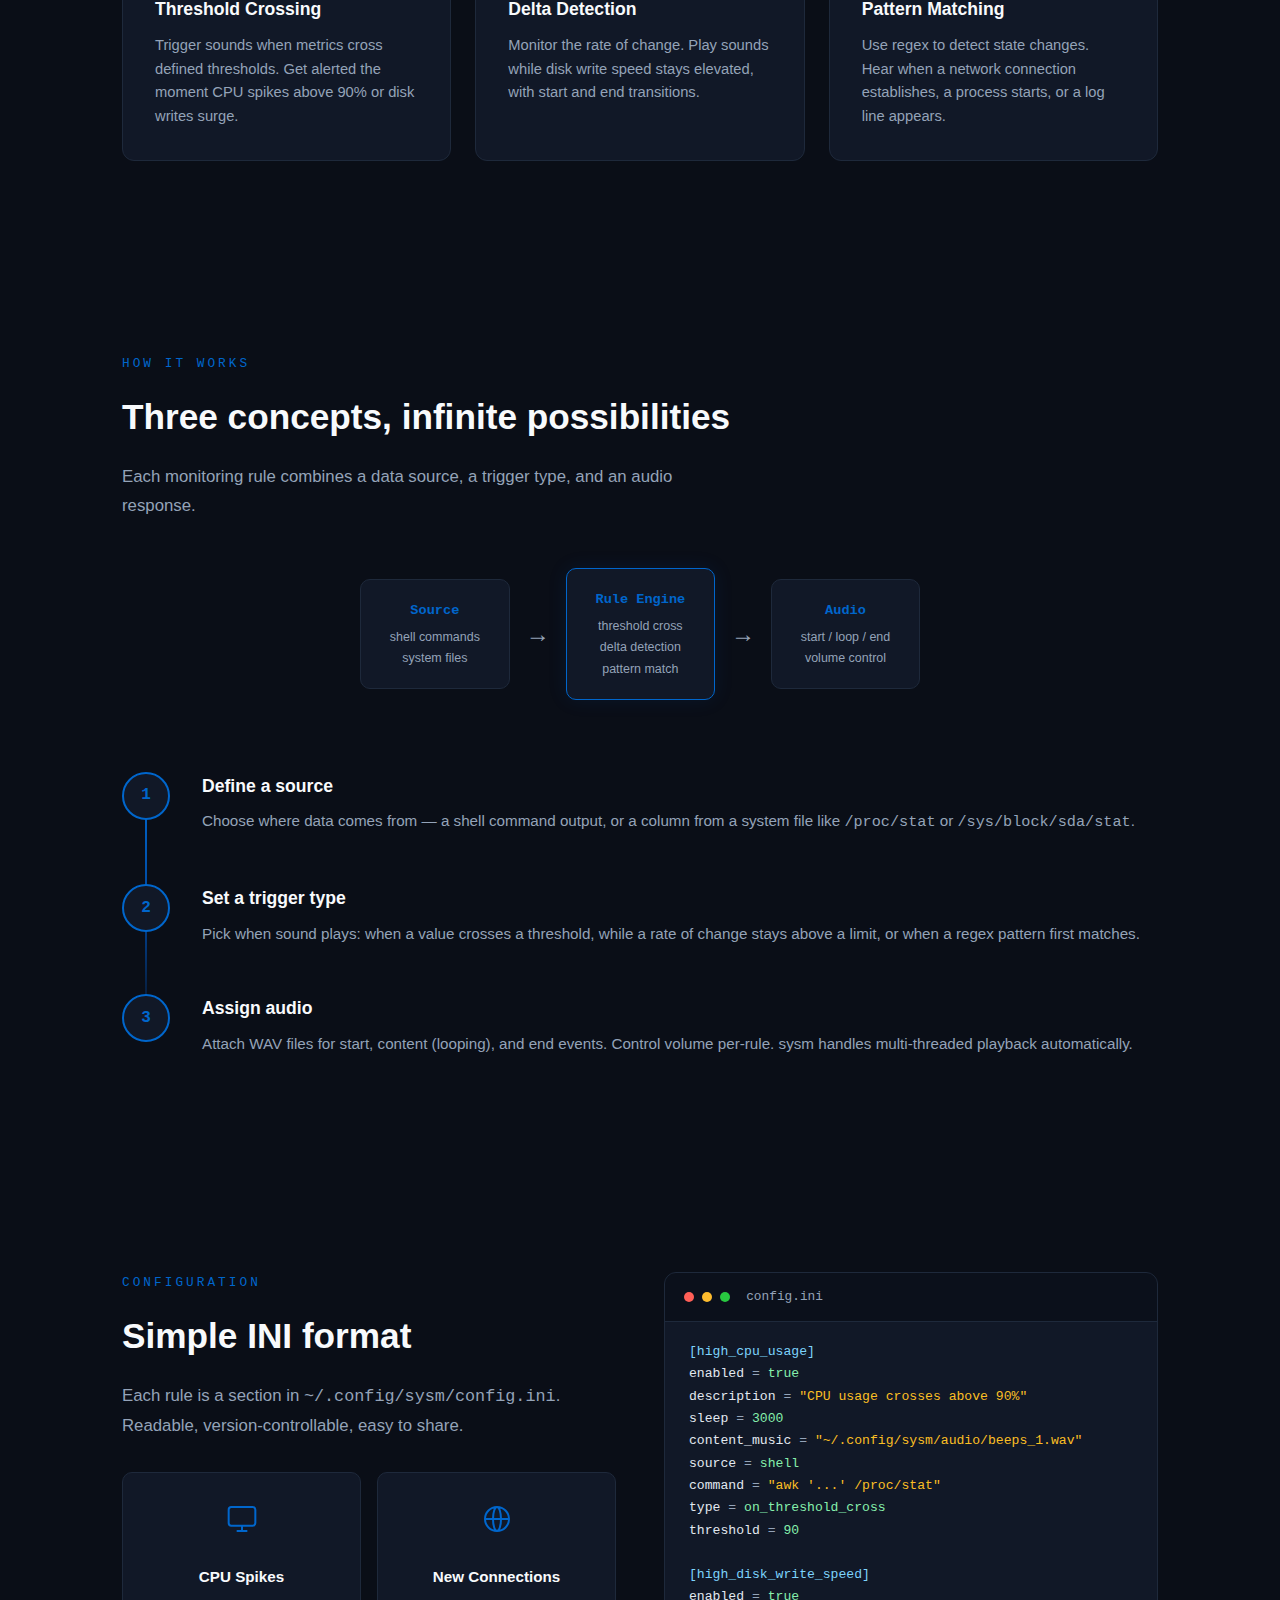
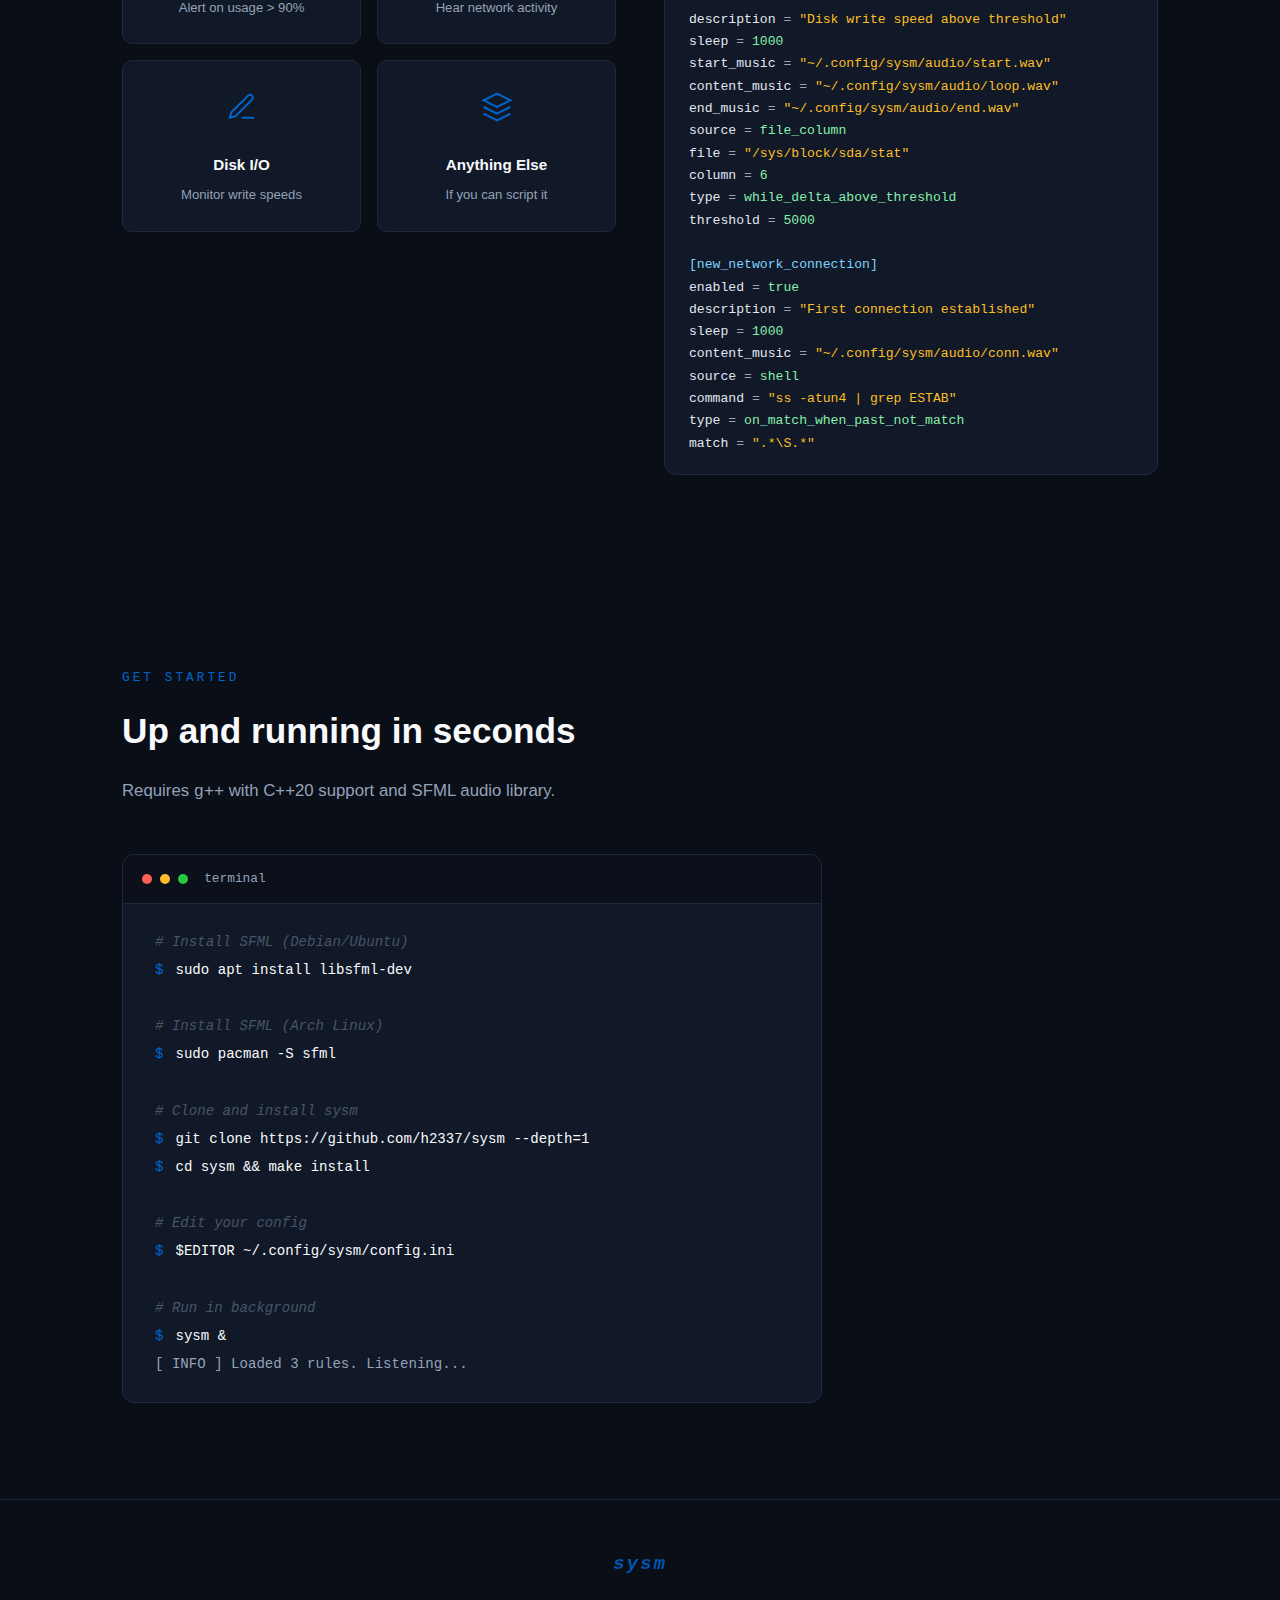
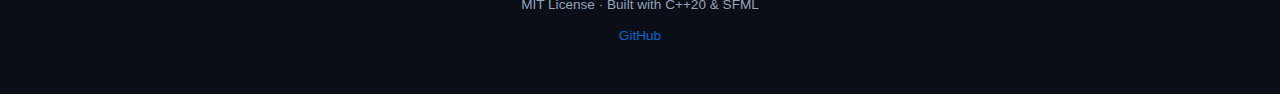
<file: sysm/index.html>
<!DOCTYPE html>
<html lang="en">
<head>
  <meta charset="UTF-8">
  <meta name="viewport" content="width=device-width, initial-scale=1.0">
  <title>sysm — hear your system</title>
  <style>
    *, *::before, *::after { margin: 0; padding: 0; box-sizing: border-box; }

    :root {
      --blue-1: #0066cc;
      --blue-2: #004499;
      --blue-glow: rgba(0, 102, 204, 0.3);
      --bg: #0a0e17;
      --bg-card: #111827;
      --bg-card-hover: #1a2332;
      --text: #e2e8f0;
      --text-dim: #94a3b8;
      --text-bright: #f8fafc;
      --border: #1e293b;
      --font-mono: 'SF Mono', 'Cascadia Code', 'Fira Code', 'Consolas', 'Monaco', monospace;
      --font-sans: 'Inter', -apple-system, BlinkMacSystemFont, 'Segoe UI', sans-serif;
    }

    html { scroll-behavior: smooth; }

    body {
      font-family: var(--font-sans);
      background: var(--bg);
      color: var(--text);
      line-height: 1.7;
      overflow-x: hidden;
    }

    /* ---- NAV ---- */
    nav {
      position: fixed; top: 0; left: 0; right: 0; z-index: 100;
      padding: 1rem 2rem;
      display: flex; align-items: center; justify-content: space-between;
      background: rgba(10, 14, 23, 0.8);
      backdrop-filter: blur(16px);
      border-bottom: 1px solid var(--border);
    }
    nav .logo {
      font-family: var(--font-mono);
      font-size: 1.4rem; font-weight: 700; font-style: italic;
      background: linear-gradient(135deg, var(--blue-1), var(--blue-2));
      -webkit-background-clip: text; -webkit-text-fill-color: transparent;
      letter-spacing: 2px;
    }
    nav .nav-links { display: flex; gap: 2rem; list-style: none; }
    nav .nav-links a {
      color: var(--text-dim); text-decoration: none; font-size: 0.9rem;
      transition: color 0.2s;
    }
    nav .nav-links a:hover { color: var(--text-bright); }

    /* ---- HERO ---- */
    .hero {
      min-height: 100vh;
      display: flex; flex-direction: column; align-items: center; justify-content: center;
      text-align: center;
      padding: 6rem 2rem 4rem;
      position: relative;
    }
    .hero::before {
      content: '';
      position: absolute; top: -50%; left: -50%; width: 200%; height: 200%;
      background: radial-gradient(ellipse at 50% 30%, var(--blue-glow) 0%, transparent 50%);
      pointer-events: none;
      animation: pulse-glow 6s ease-in-out infinite alternate;
    }
    @keyframes pulse-glow {
      0% { opacity: 0.4; }
      100% { opacity: 0.8; }
    }

    .hero-logo {
      position: relative;
      margin-bottom: 2rem;
    }
    .hero-logo svg { width: 280px; height: auto; }

    .hero h1 {
      font-family: var(--font-sans);
      font-size: clamp(1.2rem, 3vw, 1.6rem);
      font-weight: 400;
      color: var(--text-dim);
      max-width: 600px;
      margin-bottom: 1rem;
      position: relative;
    }

    .hero-tagline {
      font-family: var(--font-mono);
      font-size: clamp(1.4rem, 4vw, 2.2rem);
      font-weight: 700;
      color: var(--text-bright);
      margin-bottom: 2.5rem;
      position: relative;
    }
    .hero-tagline .accent {
      background: linear-gradient(135deg, var(--blue-1), #3b9dff);
      -webkit-background-clip: text; -webkit-text-fill-color: transparent;
    }

    .hero-buttons {
      display: flex; gap: 1rem; flex-wrap: wrap; justify-content: center;
      position: relative;
    }
    .btn {
      display: inline-flex; align-items: center; gap: 0.5rem;
      padding: 0.8rem 1.8rem;
      border-radius: 8px;
      text-decoration: none;
      font-weight: 600; font-size: 0.95rem;
      transition: all 0.25s;
    }
    .btn-primary {
      background: linear-gradient(135deg, var(--blue-1), var(--blue-2));
      color: #fff;
      border: 1px solid var(--blue-1);
    }
    .btn-primary:hover {
      transform: translateY(-2px);
      box-shadow: 0 8px 30px var(--blue-glow);
    }
    .btn-secondary {
      background: transparent;
      color: var(--text);
      border: 1px solid var(--border);
    }
    .btn-secondary:hover {
      background: var(--bg-card);
      border-color: var(--text-dim);
      transform: translateY(-2px);
    }

    .hero-install {
      position: relative;
      margin-top: 3.5rem;
      background: var(--bg-card);
      border: 1px solid var(--border);
      border-radius: 10px;
      padding: 1rem 1.5rem;
      font-family: var(--font-mono);
      font-size: 0.9rem;
      color: var(--text-dim);
      display: flex; align-items: center; gap: 1rem;
    }
    .hero-install code { color: var(--text-bright); }
    .hero-install .prompt { color: var(--blue-1); user-select: none; }

    /* ---- SECTIONS ---- */
    section { padding: 6rem 2rem; max-width: 1100px; margin: 0 auto; }

    .section-label {
      font-family: var(--font-mono);
      font-size: 0.8rem;
      text-transform: uppercase;
      letter-spacing: 3px;
      color: var(--blue-1);
      margin-bottom: 0.75rem;
    }
    .section-title {
      font-size: clamp(1.6rem, 4vw, 2.2rem);
      font-weight: 700;
      color: var(--text-bright);
      margin-bottom: 1rem;
    }
    .section-desc {
      color: var(--text-dim);
      max-width: 600px;
      margin-bottom: 3rem;
      font-size: 1.05rem;
    }

    /* ---- FEATURES ---- */
    .features-grid {
      display: grid;
      grid-template-columns: repeat(auto-fit, minmax(300px, 1fr));
      gap: 1.5rem;
    }
    .feature-card {
      background: var(--bg-card);
      border: 1px solid var(--border);
      border-radius: 12px;
      padding: 2rem;
      transition: all 0.3s;
    }
    .feature-card:hover {
      background: var(--bg-card-hover);
      border-color: rgba(0, 102, 204, 0.3);
      transform: translateY(-4px);
    }
    .feature-icon {
      width: 44px; height: 44px;
      border-radius: 10px;
      background: linear-gradient(135deg, rgba(0,102,204,0.15), rgba(0,68,153,0.1));
      display: flex; align-items: center; justify-content: center;
      margin-bottom: 1.2rem;
      font-size: 1.3rem;
    }
    .feature-card h3 {
      font-size: 1.1rem;
      color: var(--text-bright);
      margin-bottom: 0.6rem;
    }
    .feature-card p {
      color: var(--text-dim);
      font-size: 0.92rem;
      line-height: 1.6;
    }

    /* ---- HOW IT WORKS ---- */
    .how-steps {
      display: flex; flex-direction: column; gap: 0;
      position: relative;
    }
    .how-steps::before {
      content: '';
      position: absolute;
      left: 23px; top: 48px; bottom: 48px;
      width: 2px;
      background: linear-gradient(180deg, var(--blue-1), var(--blue-2), transparent);
    }
    .how-step {
      display: flex; gap: 2rem; align-items: flex-start;
      padding: 1.5rem 0;
    }
    .step-num {
      width: 48px; height: 48px; flex-shrink: 0;
      border-radius: 50%;
      background: var(--bg-card);
      border: 2px solid var(--blue-1);
      display: flex; align-items: center; justify-content: center;
      font-family: var(--font-mono);
      font-weight: 700; font-size: 1rem;
      color: var(--blue-1);
      position: relative; z-index: 1;
    }
    .step-content h3 {
      font-size: 1.1rem;
      color: var(--text-bright);
      margin-bottom: 0.4rem;
    }
    .step-content p {
      color: var(--text-dim);
      font-size: 0.95rem;
    }

    /* ---- CONFIG EXAMPLE ---- */
    .config-section {
      display: grid;
      grid-template-columns: 1fr 1fr;
      gap: 3rem;
      align-items: start;
    }
    .config-text .section-desc { margin-bottom: 2rem; }

    .config-block {
      background: var(--bg-card);
      border: 1px solid var(--border);
      border-radius: 12px;
      overflow: hidden;
    }
    .config-header {
      display: flex; align-items: center; gap: 0.5rem;
      padding: 0.8rem 1.2rem;
      background: rgba(0,0,0,0.3);
      border-bottom: 1px solid var(--border);
    }
    .config-dot {
      width: 10px; height: 10px; border-radius: 50%;
    }
    .config-dot.red { background: #ff5f57; }
    .config-dot.yellow { background: #febc2e; }
    .config-dot.green { background: #28c840; }
    .config-filename {
      margin-left: 0.5rem;
      font-family: var(--font-mono);
      font-size: 0.8rem;
      color: var(--text-dim);
    }

    .config-body {
      padding: 1.2rem 1.5rem;
      overflow-x: auto;
    }
    .config-body pre {
      font-family: var(--font-mono);
      font-size: 0.82rem;
      line-height: 1.7;
      color: var(--text-dim);
    }
    .config-body .hl-section { color: #7dd3fc; }
    .config-body .hl-key { color: var(--text); }
    .config-body .hl-value { color: #86efac; }
    .config-body .hl-string { color: #fbbf24; }
    .config-body .hl-comment { color: #475569; font-style: italic; }

    /* ---- USE CASES ---- */
    .usecases-grid {
      display: grid;
      grid-template-columns: repeat(auto-fit, minmax(220px, 1fr));
      gap: 1rem;
    }
    .usecase {
      background: var(--bg-card);
      border: 1px solid var(--border);
      border-radius: 10px;
      padding: 1.5rem;
      text-align: center;
      transition: all 0.3s;
    }
    .usecase:hover {
      border-color: rgba(0, 102, 204, 0.3);
      transform: translateY(-2px);
    }
    .usecase-icon {
      font-size: 2rem;
      margin-bottom: 0.8rem;
      display: block;
    }
    .usecase h4 {
      color: var(--text-bright);
      font-size: 0.95rem;
      margin-bottom: 0.4rem;
    }
    .usecase p {
      color: var(--text-dim);
      font-size: 0.82rem;
    }

    /* ---- INSTALL ---- */
    .install-block {
      background: var(--bg-card);
      border: 1px solid var(--border);
      border-radius: 12px;
      overflow: hidden;
      max-width: 700px;
    }
    .install-body {
      padding: 1.5rem 2rem;
      font-family: var(--font-mono);
      font-size: 0.88rem;
      line-height: 2;
    }
    .install-body .line {
      display: flex; gap: 0;
    }
    .install-body .prompt {
      color: var(--blue-1);
      user-select: none;
      margin-right: 0.75rem;
    }
    .install-body .cmd { color: var(--text-bright); }
    .install-body .comment { color: #475569; font-style: italic; }
    .install-body .output { color: var(--text-dim); }

    /* ---- ARCHITECTURE ---- */
    .arch-diagram {
      display: flex; align-items: center; justify-content: center;
      gap: 1rem;
      flex-wrap: wrap;
      margin-top: 2rem;
    }
    .arch-box {
      background: var(--bg-card);
      border: 1px solid var(--border);
      border-radius: 10px;
      padding: 1.2rem 1.8rem;
      text-align: center;
      min-width: 140px;
    }
    .arch-box.highlight {
      border-color: var(--blue-1);
      box-shadow: 0 0 20px rgba(0,102,204,0.1);
    }
    .arch-box h4 {
      font-family: var(--font-mono);
      font-size: 0.85rem;
      color: var(--blue-1);
      margin-bottom: 0.3rem;
    }
    .arch-box p {
      font-size: 0.78rem;
      color: var(--text-dim);
    }
    .arch-arrow {
      font-size: 1.5rem;
      color: var(--text-dim);
    }

    /* ---- FOOTER ---- */
    footer {
      border-top: 1px solid var(--border);
      padding: 3rem 2rem;
      text-align: center;
    }
    footer .footer-logo {
      font-family: var(--font-mono);
      font-size: 1.2rem;
      font-weight: 700; font-style: italic;
      letter-spacing: 2px;
      background: linear-gradient(135deg, var(--blue-1), var(--blue-2));
      -webkit-background-clip: text; -webkit-text-fill-color: transparent;
      margin-bottom: 0.75rem;
    }
    footer p {
      color: var(--text-dim);
      font-size: 0.85rem;
    }
    footer a {
      color: var(--blue-1);
      text-decoration: none;
    }
    footer a:hover { text-decoration: underline; }

    /* ---- RESPONSIVE ---- */
    @media (max-width: 768px) {
      nav .nav-links { display: none; }
      .config-section { grid-template-columns: 1fr; }
      .how-step { gap: 1rem; }
      section { padding: 4rem 1.25rem; }
      .arch-arrow { transform: rotate(90deg); }
      .arch-diagram { flex-direction: column; }
    }
  </style>
</head>
<body>

<!-- NAV -->
<nav>
  <div class="logo">sysm</div>
  <ul class="nav-links">
    <li><a href="#features">Features</a></li>
    <li><a href="#how-it-works">How It Works</a></li>
    <li><a href="#config">Config</a></li>
    <li><a href="#install">Install</a></li>
    <li><a href="https://github.com/h2337/sysm">GitHub</a></li>
  </ul>
</nav>

<!-- HERO -->
<section class="hero">
  <div class="hero-logo">
    <svg width="280" height="112" viewBox="0 0 200 80" xmlns="http://www.w3.org/2000/svg">
      <defs>
        <linearGradient id="darkGradient" x1="0%" y1="0%" x2="100%" y2="0%">
          <stop offset="0%" style="stop-color:#0066cc;stop-opacity:1" />
          <stop offset="100%" style="stop-color:#004499;stop-opacity:1" />
        </linearGradient>
        <filter id="glow">
          <feGaussianBlur stdDeviation="2" result="coloredBlur"/>
          <feMerge>
            <feMergeNode in="coloredBlur"/>
            <feMergeNode in="SourceGraphic"/>
          </feMerge>
        </filter>
      </defs>
      <text x="100" y="45" font-family="'Consolas', 'Monaco', monospace" font-size="42"
            font-weight="bold" font-style="italic" text-anchor="middle"
            fill="url(#darkGradient)" filter="url(#glow)" letter-spacing="2">sysm</text>
    </svg>
  </div>

  <p class="hero-tagline"><span class="accent">Hear</span> your system.</p>
  <h1>Map sounds to system events. Monitor CPU, memory, disk, network &mdash; and anything else &mdash; with your ears instead of your eyes.</h1>

  <div class="hero-buttons">
    <a href="#install" class="btn btn-primary">
      <svg width="18" height="18" fill="none" stroke="currentColor" stroke-width="2" viewBox="0 0 24 24"><path d="M12 5v14M5 12l7 7 7-7"/></svg>
      Get Started
    </a>
    <a href="https://github.com/h2337/sysm" class="btn btn-secondary">
      <svg width="18" height="18" fill="currentColor" viewBox="0 0 24 24"><path d="M12 0C5.37 0 0 5.37 0 12c0 5.3 3.438 9.8 8.205 11.385.6.113.82-.258.82-.577 0-.285-.01-1.04-.015-2.04-3.338.724-4.042-1.61-4.042-1.61-.546-1.385-1.335-1.755-1.335-1.755-1.087-.744.084-.729.084-.729 1.205.084 1.838 1.236 1.838 1.236 1.07 1.835 2.809 1.305 3.495.998.108-.776.417-1.305.76-1.605-2.665-.3-5.466-1.332-5.466-5.93 0-1.31.465-2.38 1.235-3.22-.135-.303-.54-1.523.105-3.176 0 0 1.005-.322 3.3 1.23.96-.267 1.98-.399 3-.405 1.02.006 2.04.138 3 .405 2.28-1.552 3.285-1.23 3.285-1.23.645 1.653.24 2.873.12 3.176.765.84 1.23 1.91 1.23 3.22 0 4.61-2.805 5.625-5.475 5.92.42.36.81 1.096.81 2.22 0 1.606-.015 2.896-.015 3.286 0 .315.21.69.825.57C20.565 21.795 24 17.295 24 12 24 5.37 18.63 0 12 0z"/></svg>
      View on GitHub
    </a>
  </div>

  <div class="hero-install">
    <span class="prompt">$</span>
    <code>git clone https://github.com/h2337/sysm && cd sysm && make install</code>
  </div>
</section>

<!-- FEATURES -->
<section id="features">
  <p class="section-label">Features</p>
  <h2 class="section-title">Sound-driven system awareness</h2>
  <p class="section-desc">Keep your eyes on code while your ears stay on infrastructure. sysm runs quietly in the background, turning raw system metrics into ambient audio cues.</p>

  <div class="features-grid">
    <div class="feature-card">
      <div class="feature-icon">
        <svg width="22" height="22" fill="none" stroke="#0066cc" stroke-width="2" viewBox="0 0 24 24"><path d="M11 5L6 9H2v6h4l5 4V5z"/><path d="M19.07 4.93a10 10 0 010 14.14M15.54 8.46a5 5 0 010 7.07"/></svg>
      </div>
      <h3>Audio Alerts</h3>
      <p>Assign WAV sounds to any system event. Different sounds for different thresholds give you instant ambient awareness.</p>
    </div>

    <div class="feature-card">
      <div class="feature-icon">
        <svg width="22" height="22" fill="none" stroke="#0066cc" stroke-width="2" viewBox="0 0 24 24"><rect x="4" y="4" width="16" height="16" rx="2"/><path d="M9 9h6v6H9z"/></svg>
      </div>
      <h3>Shell Source</h3>
      <p>Run any shell command as a data source. If you can script it, sysm can monitor it &mdash; from <code>ss</code> to <code>curl</code> to custom scripts.</p>
    </div>

    <div class="feature-card">
      <div class="feature-icon">
        <svg width="22" height="22" fill="none" stroke="#0066cc" stroke-width="2" viewBox="0 0 24 24"><path d="M14 2H6a2 2 0 00-2 2v16a2 2 0 002 2h12a2 2 0 002-2V8z"/><path d="M14 2v6h6M16 13H8M16 17H8M10 9H8"/></svg>
      </div>
      <h3>File Source</h3>
      <p>Read values from system files like <code>/proc</code> and <code>/sys</code> directly. Zero overhead, no subprocess spawning.</p>
    </div>

    <div class="feature-card">
      <div class="feature-icon">
        <svg width="22" height="22" fill="none" stroke="#0066cc" stroke-width="2" viewBox="0 0 24 24"><polyline points="22 12 18 12 15 21 9 3 6 12 2 12"/></svg>
      </div>
      <h3>Threshold Crossing</h3>
      <p>Trigger sounds when metrics cross defined thresholds. Get alerted the moment CPU spikes above 90% or disk writes surge.</p>
    </div>

    <div class="feature-card">
      <div class="feature-icon">
        <svg width="22" height="22" fill="none" stroke="#0066cc" stroke-width="2" viewBox="0 0 24 24"><circle cx="12" cy="12" r="10"/><path d="M12 6v6l4 2"/></svg>
      </div>
      <h3>Delta Detection</h3>
      <p>Monitor the rate of change. Play sounds while disk write speed stays elevated, with start and end transitions.</p>
    </div>

    <div class="feature-card">
      <div class="feature-icon">
        <svg width="22" height="22" fill="none" stroke="#0066cc" stroke-width="2" viewBox="0 0 24 24"><path d="M4 4h16c1.1 0 2 .9 2 2v12c0 1.1-.9 2-2 2H4c-1.1 0-2-.9-2-2V6c0-1.1.9-2 2-2z"/><polyline points="22,6 12,13 2,6"/></svg>
      </div>
      <h3>Pattern Matching</h3>
      <p>Use regex to detect state changes. Hear when a network connection establishes, a process starts, or a log line appears.</p>
    </div>
  </div>
</section>

<!-- HOW IT WORKS -->
<section id="how-it-works">
  <p class="section-label">How It Works</p>
  <h2 class="section-title">Three concepts, infinite possibilities</h2>
  <p class="section-desc">Each monitoring rule combines a data source, a trigger type, and an audio response.</p>

  <div class="arch-diagram" style="margin-bottom: 3rem;">
    <div class="arch-box">
      <h4>Source</h4>
      <p>shell commands<br>system files</p>
    </div>
    <span class="arch-arrow">&rarr;</span>
    <div class="arch-box highlight">
      <h4>Rule Engine</h4>
      <p>threshold cross<br>delta detection<br>pattern match</p>
    </div>
    <span class="arch-arrow">&rarr;</span>
    <div class="arch-box">
      <h4>Audio</h4>
      <p>start / loop / end<br>volume control</p>
    </div>
  </div>

  <div class="how-steps">
    <div class="how-step">
      <div class="step-num">1</div>
      <div class="step-content">
        <h3>Define a source</h3>
        <p>Choose where data comes from &mdash; a shell command output, or a column from a system file like <code>/proc/stat</code> or <code>/sys/block/sda/stat</code>.</p>
      </div>
    </div>
    <div class="how-step">
      <div class="step-num">2</div>
      <div class="step-content">
        <h3>Set a trigger type</h3>
        <p>Pick when sound plays: when a value crosses a threshold, while a rate of change stays above a limit, or when a regex pattern first matches.</p>
      </div>
    </div>
    <div class="how-step">
      <div class="step-num">3</div>
      <div class="step-content">
        <h3>Assign audio</h3>
        <p>Attach WAV files for start, content (looping), and end events. Control volume per-rule. sysm handles multi-threaded playback automatically.</p>
      </div>
    </div>
  </div>
</section>

<!-- CONFIG EXAMPLE -->
<section id="config">
  <div class="config-section">
    <div class="config-text">
      <p class="section-label">Configuration</p>
      <h2 class="section-title">Simple INI format</h2>
      <p class="section-desc">Each rule is a section in <code>~/.config/sysm/config.ini</code>. Readable, version-controllable, easy to share.</p>

      <div class="usecases-grid" style="max-width:500px;">
        <div class="usecase">
          <span class="usecase-icon">
            <svg width="32" height="32" fill="none" stroke="#0066cc" stroke-width="1.5" viewBox="0 0 24 24"><rect x="2" y="3" width="20" height="14" rx="2"/><path d="M8 21h8M12 17v4"/></svg>
          </span>
          <h4>CPU Spikes</h4>
          <p>Alert on usage &gt; 90%</p>
        </div>
        <div class="usecase">
          <span class="usecase-icon">
            <svg width="32" height="32" fill="none" stroke="#0066cc" stroke-width="1.5" viewBox="0 0 24 24"><path d="M21 12a9 9 0 01-9 9m9-9a9 9 0 00-9-9m9 9H3m9 9a9 9 0 01-9-9m9 9c1.657 0 3-4.03 3-9s-1.343-9-3-9m0 18c-1.657 0-3-4.03-3-9s1.343-9 3-9m-9 9a9 9 0 019-9"/></svg>
          </span>
          <h4>New Connections</h4>
          <p>Hear network activity</p>
        </div>
        <div class="usecase">
          <span class="usecase-icon">
            <svg width="32" height="32" fill="none" stroke="#0066cc" stroke-width="1.5" viewBox="0 0 24 24"><path d="M12 20h9M16.5 3.5a2.121 2.121 0 013 3L7 19l-4 1 1-4L16.5 3.5z"/></svg>
          </span>
          <h4>Disk I/O</h4>
          <p>Monitor write speeds</p>
        </div>
        <div class="usecase">
          <span class="usecase-icon">
            <svg width="32" height="32" fill="none" stroke="#0066cc" stroke-width="1.5" viewBox="0 0 24 24"><path d="M12 2L2 7l10 5 10-5-10-5zM2 17l10 5 10-5M2 12l10 5 10-5"/></svg>
          </span>
          <h4>Anything Else</h4>
          <p>If you can script it</p>
        </div>
      </div>
    </div>

    <div class="config-block">
      <div class="config-header">
        <span class="config-dot red"></span>
        <span class="config-dot yellow"></span>
        <span class="config-dot green"></span>
        <span class="config-filename">config.ini</span>
      </div>
      <div class="config-body">
<pre><span class="hl-section">[high_cpu_usage]</span>
<span class="hl-key">enabled</span> = <span class="hl-value">true</span>
<span class="hl-key">description</span> = <span class="hl-string">"CPU usage crosses above 90%"</span>
<span class="hl-key">sleep</span> = <span class="hl-value">3000</span>
<span class="hl-key">content_music</span> = <span class="hl-string">"~/.config/sysm/audio/beeps_1.wav"</span>
<span class="hl-key">source</span> = <span class="hl-value">shell</span>
<span class="hl-key">command</span> = <span class="hl-string">"awk '...' /proc/stat"</span>
<span class="hl-key">type</span> = <span class="hl-value">on_threshold_cross</span>
<span class="hl-key">threshold</span> = <span class="hl-value">90</span>

<span class="hl-section">[high_disk_write_speed]</span>
<span class="hl-key">enabled</span> = <span class="hl-value">true</span>
<span class="hl-key">description</span> = <span class="hl-string">"Disk write speed above threshold"</span>
<span class="hl-key">sleep</span> = <span class="hl-value">1000</span>
<span class="hl-key">start_music</span> = <span class="hl-string">"~/.config/sysm/audio/start.wav"</span>
<span class="hl-key">content_music</span> = <span class="hl-string">"~/.config/sysm/audio/loop.wav"</span>
<span class="hl-key">end_music</span> = <span class="hl-string">"~/.config/sysm/audio/end.wav"</span>
<span class="hl-key">source</span> = <span class="hl-value">file_column</span>
<span class="hl-key">file</span> = <span class="hl-string">"/sys/block/sda/stat"</span>
<span class="hl-key">column</span> = <span class="hl-value">6</span>
<span class="hl-key">type</span> = <span class="hl-value">while_delta_above_threshold</span>
<span class="hl-key">threshold</span> = <span class="hl-value">5000</span>

<span class="hl-section">[new_network_connection]</span>
<span class="hl-key">enabled</span> = <span class="hl-value">true</span>
<span class="hl-key">description</span> = <span class="hl-string">"First connection established"</span>
<span class="hl-key">sleep</span> = <span class="hl-value">1000</span>
<span class="hl-key">content_music</span> = <span class="hl-string">"~/.config/sysm/audio/conn.wav"</span>
<span class="hl-key">source</span> = <span class="hl-value">shell</span>
<span class="hl-key">command</span> = <span class="hl-string">"ss -atun4 | grep ESTAB"</span>
<span class="hl-key">type</span> = <span class="hl-value">on_match_when_past_not_match</span>
<span class="hl-key">match</span> = <span class="hl-string">".*\S.*"</span></pre>
      </div>
    </div>
  </div>
</section>

<!-- INSTALL -->
<section id="install">
  <p class="section-label">Get Started</p>
  <h2 class="section-title">Up and running in seconds</h2>
  <p class="section-desc">Requires <code>g++</code> with C++20 support and SFML audio library.</p>

  <div class="install-block">
    <div class="config-header">
      <span class="config-dot red"></span>
      <span class="config-dot yellow"></span>
      <span class="config-dot green"></span>
      <span class="config-filename">terminal</span>
    </div>
    <div class="install-body">
      <div class="line"><span class="comment"># Install SFML (Debian/Ubuntu)</span></div>
      <div class="line"><span class="prompt">$</span> <span class="cmd">sudo apt install libsfml-dev</span></div>
      <br>
      <div class="line"><span class="comment"># Install SFML (Arch Linux)</span></div>
      <div class="line"><span class="prompt">$</span> <span class="cmd">sudo pacman -S sfml</span></div>
      <br>
      <div class="line"><span class="comment"># Clone and install sysm</span></div>
      <div class="line"><span class="prompt">$</span> <span class="cmd">git clone https://github.com/h2337/sysm --depth=1</span></div>
      <div class="line"><span class="prompt">$</span> <span class="cmd">cd sysm && make install</span></div>
      <br>
      <div class="line"><span class="comment"># Edit your config</span></div>
      <div class="line"><span class="prompt">$</span> <span class="cmd">$EDITOR ~/.config/sysm/config.ini</span></div>
      <br>
      <div class="line"><span class="comment"># Run in background</span></div>
      <div class="line"><span class="prompt">$</span> <span class="cmd">sysm &</span></div>
      <div class="line"><span class="output">[ INFO ] Loaded 3 rules. Listening...</span></div>
    </div>
  </div>
</section>

<!-- FOOTER -->
<footer>
  <div class="footer-logo">sysm</div>
  <p>MIT License &middot; Built with C++20 &amp; SFML</p>
  <p style="margin-top: 0.5rem;"><a href="https://github.com/h2337/sysm">GitHub</a></p>
</footer>

</body>
</html>
</file>
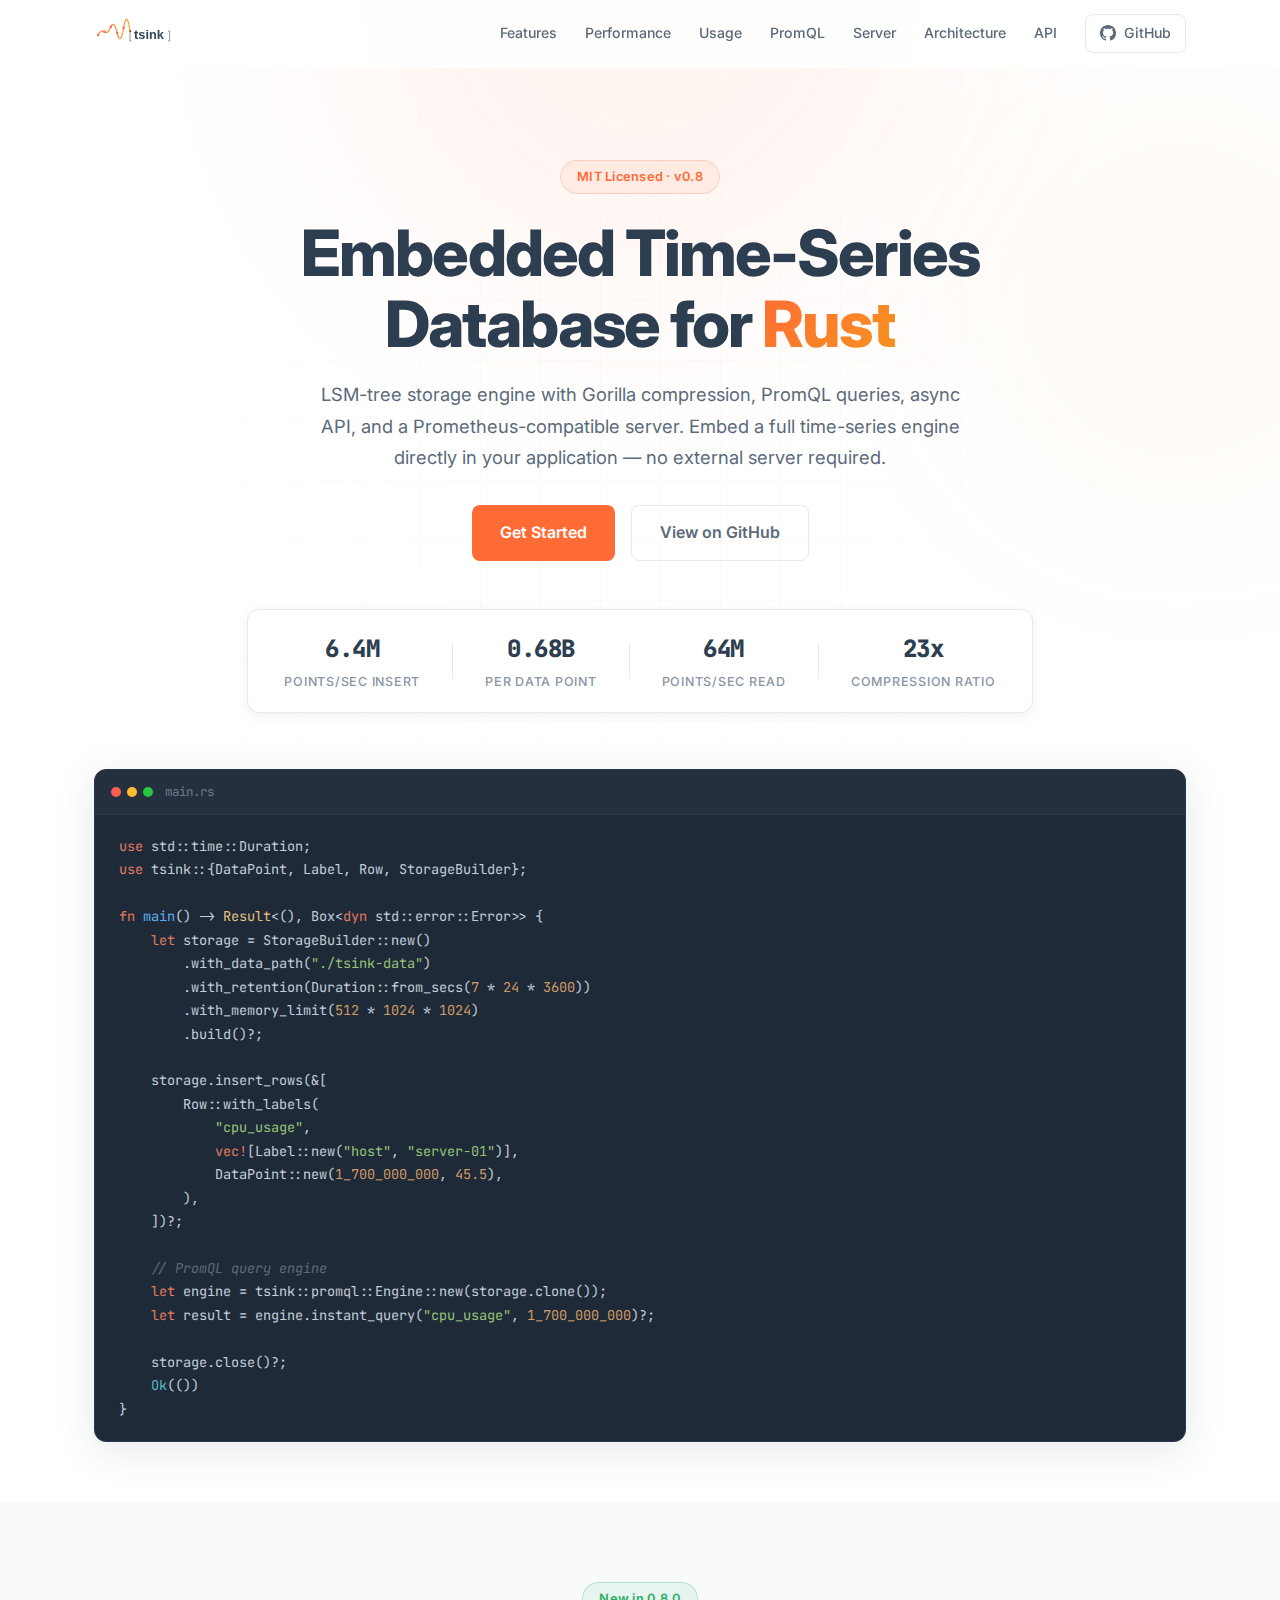
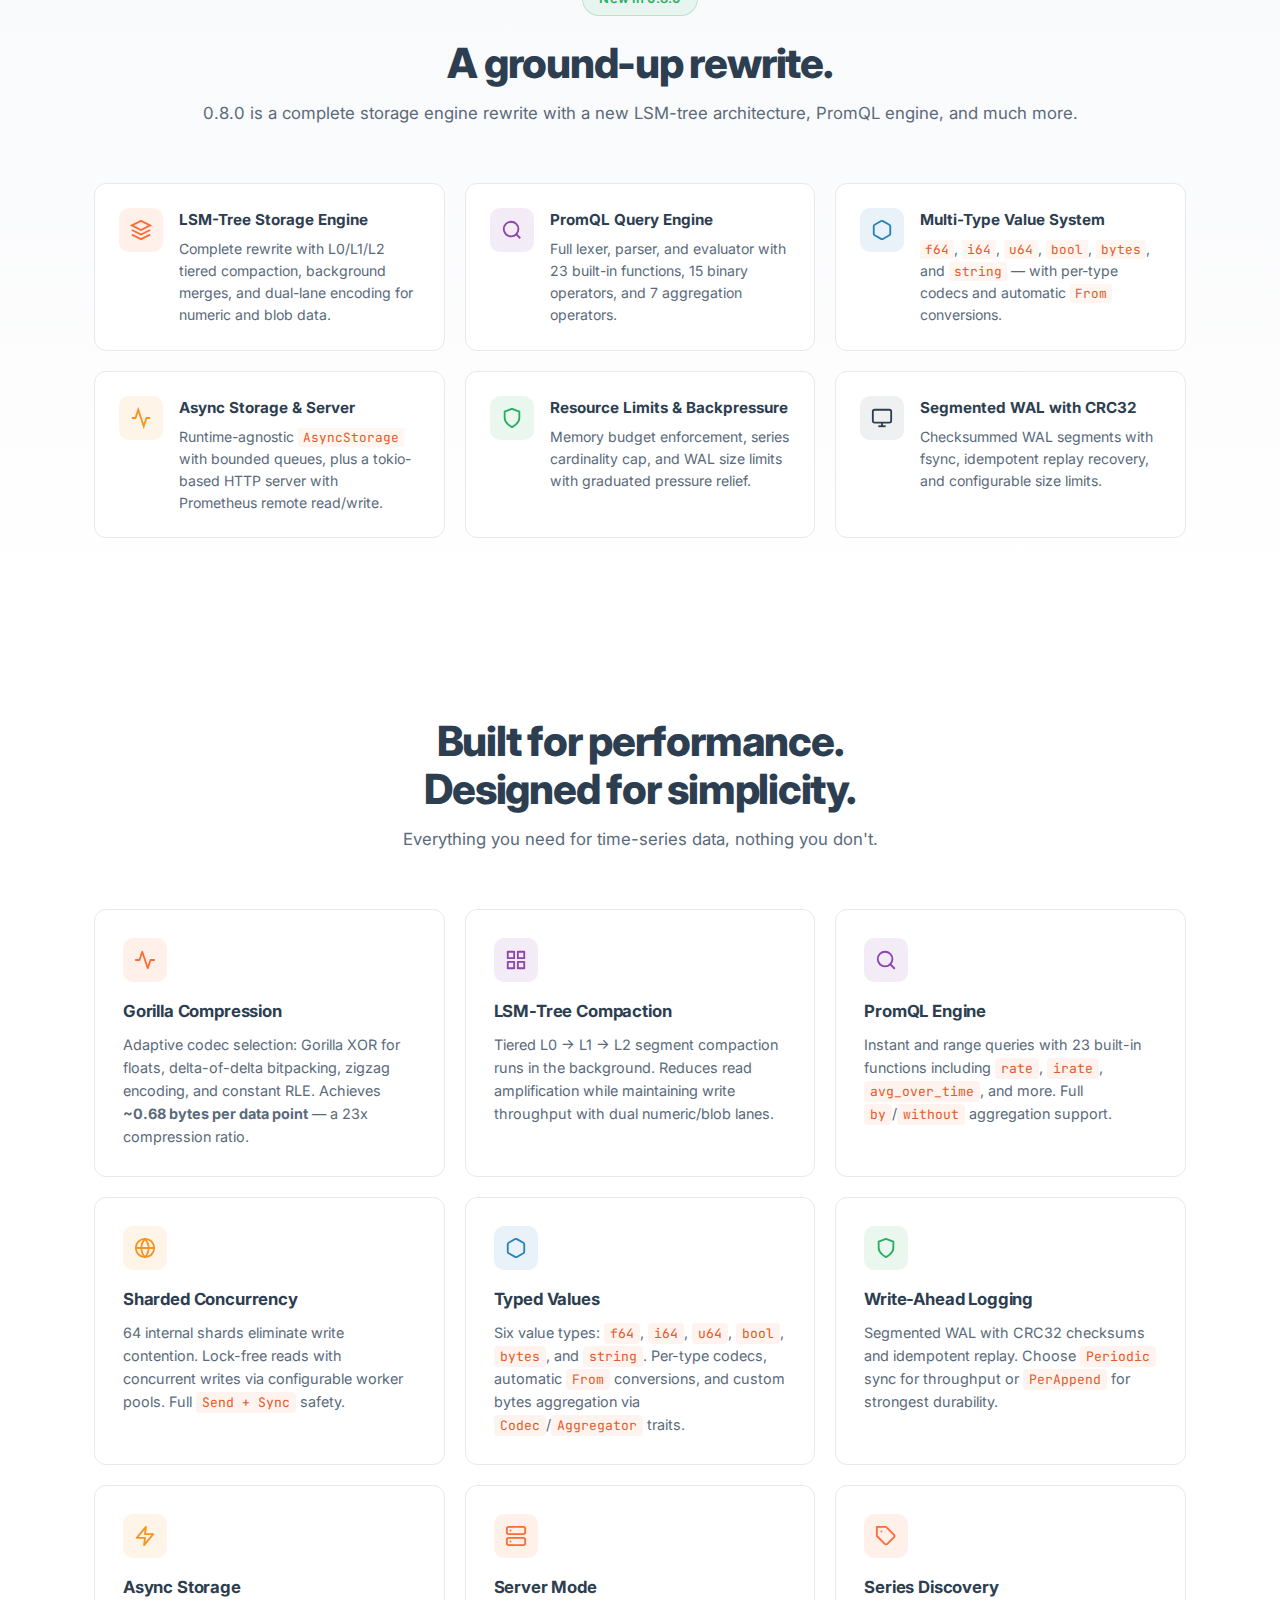
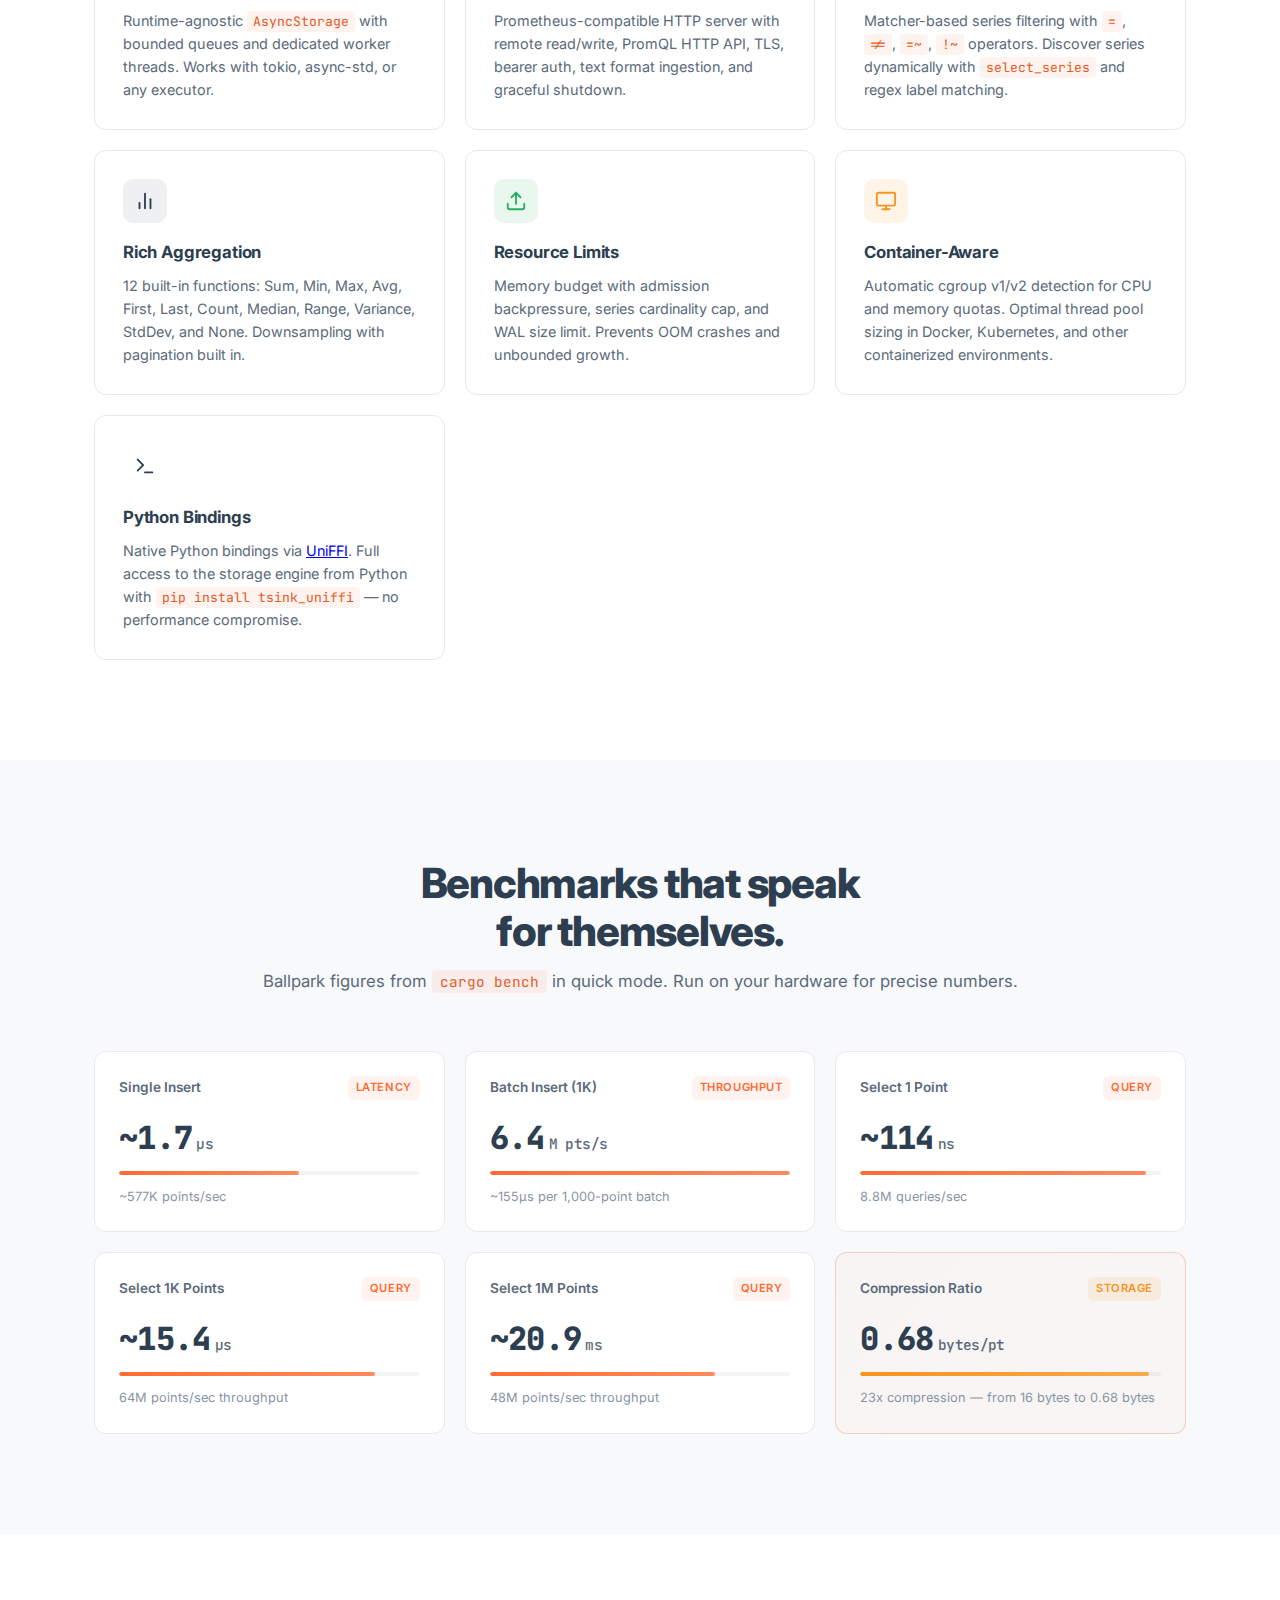
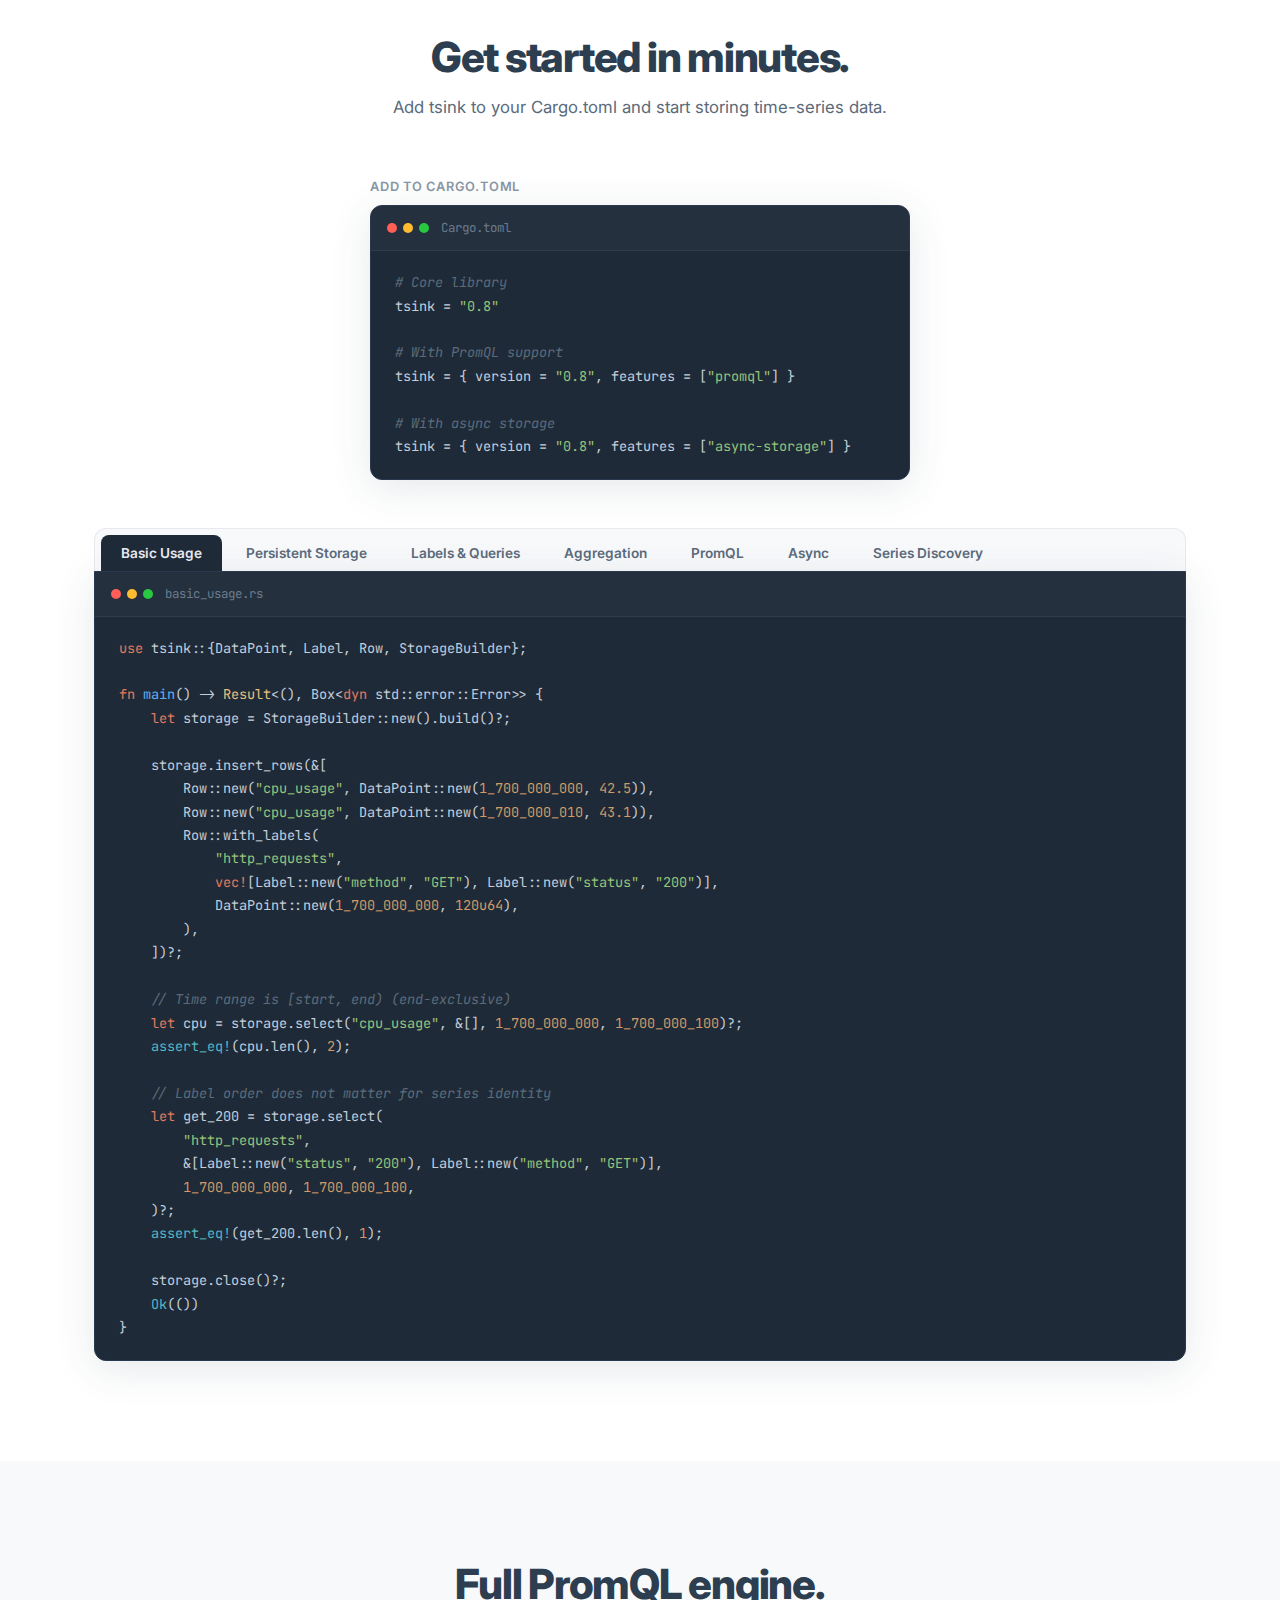
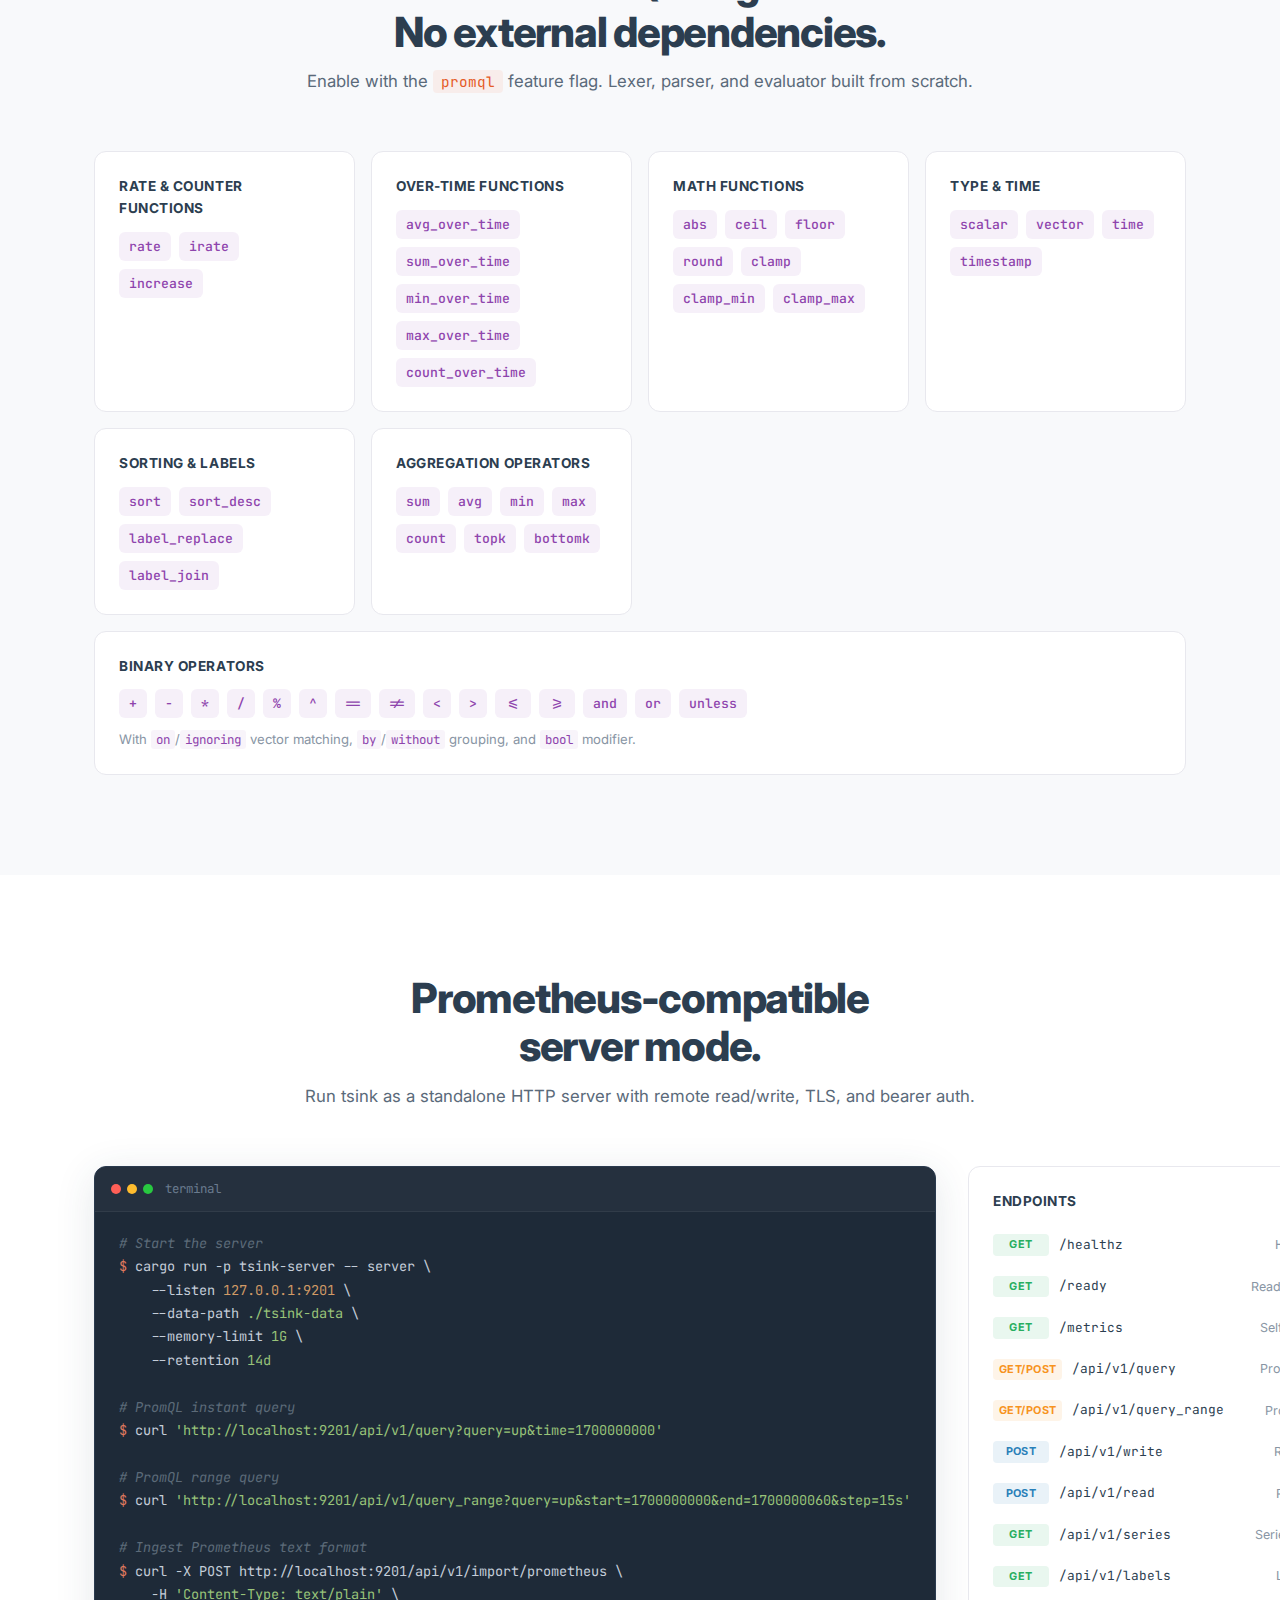
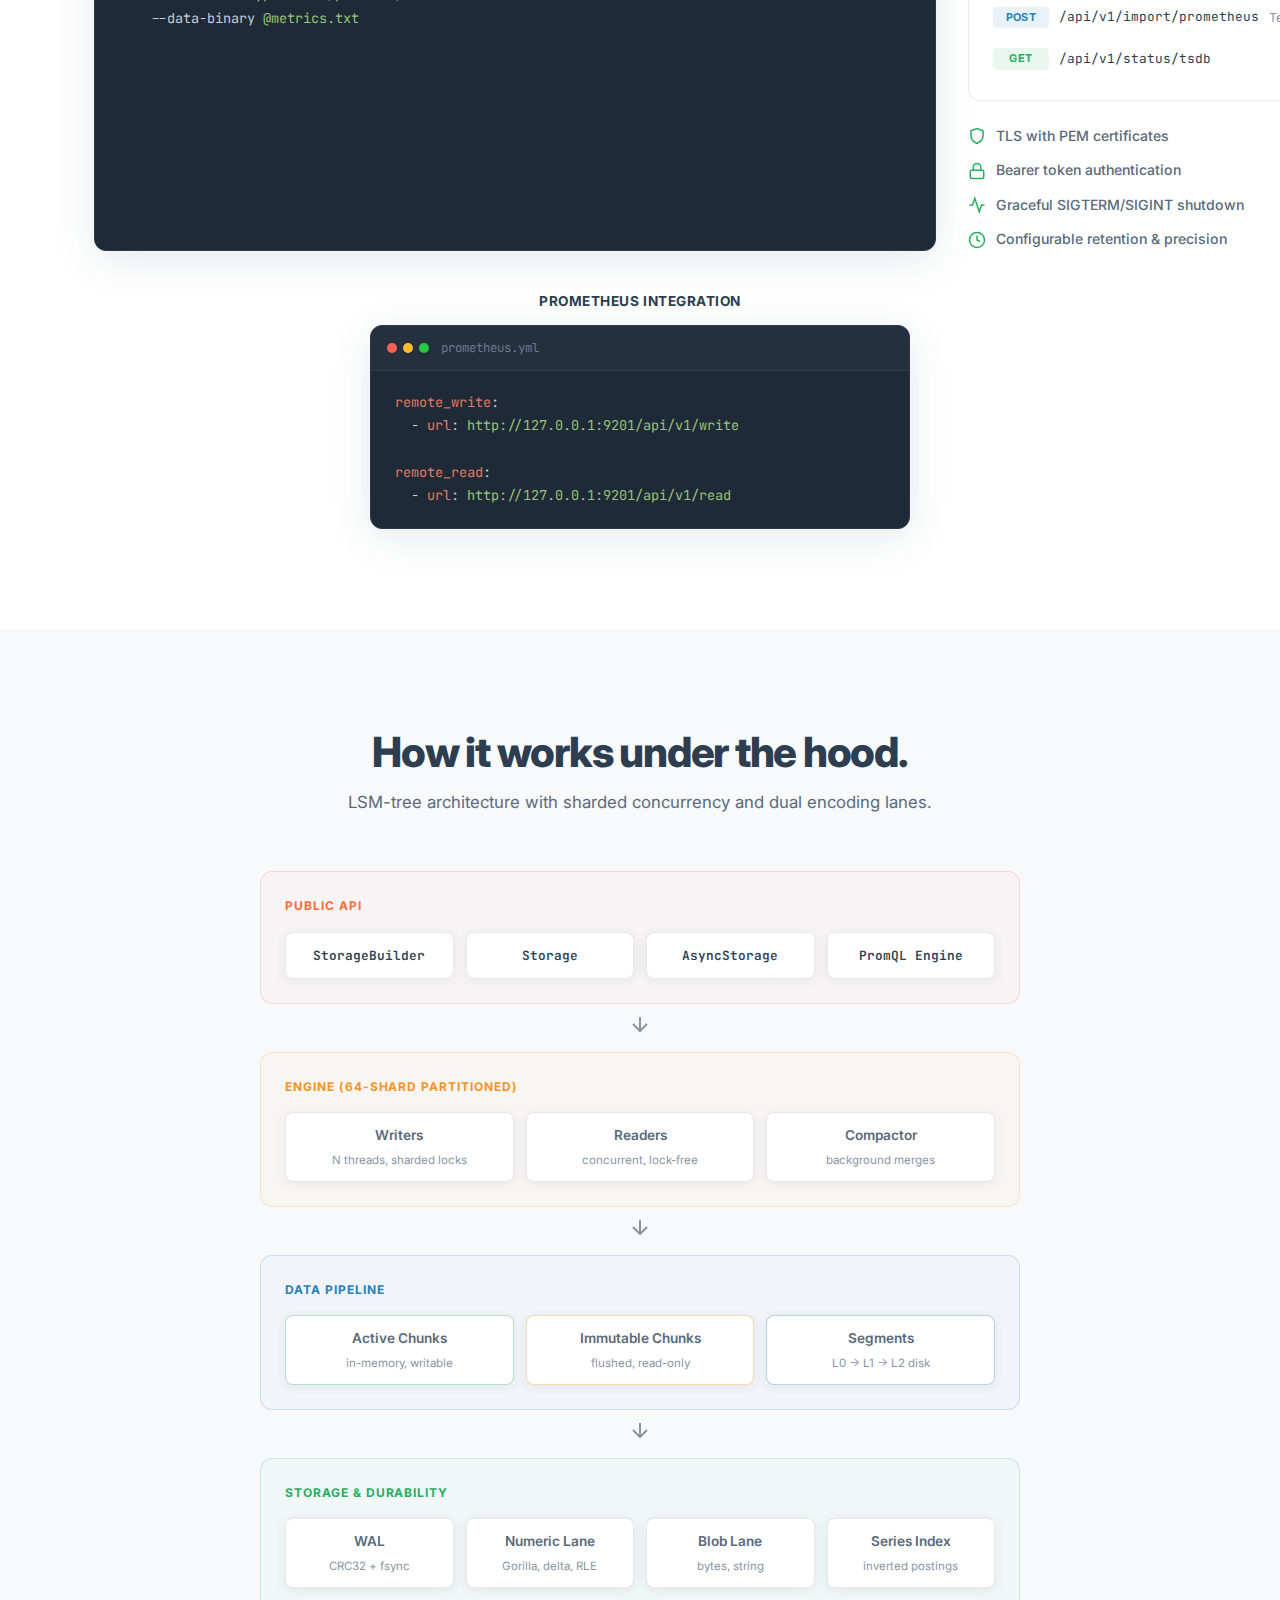
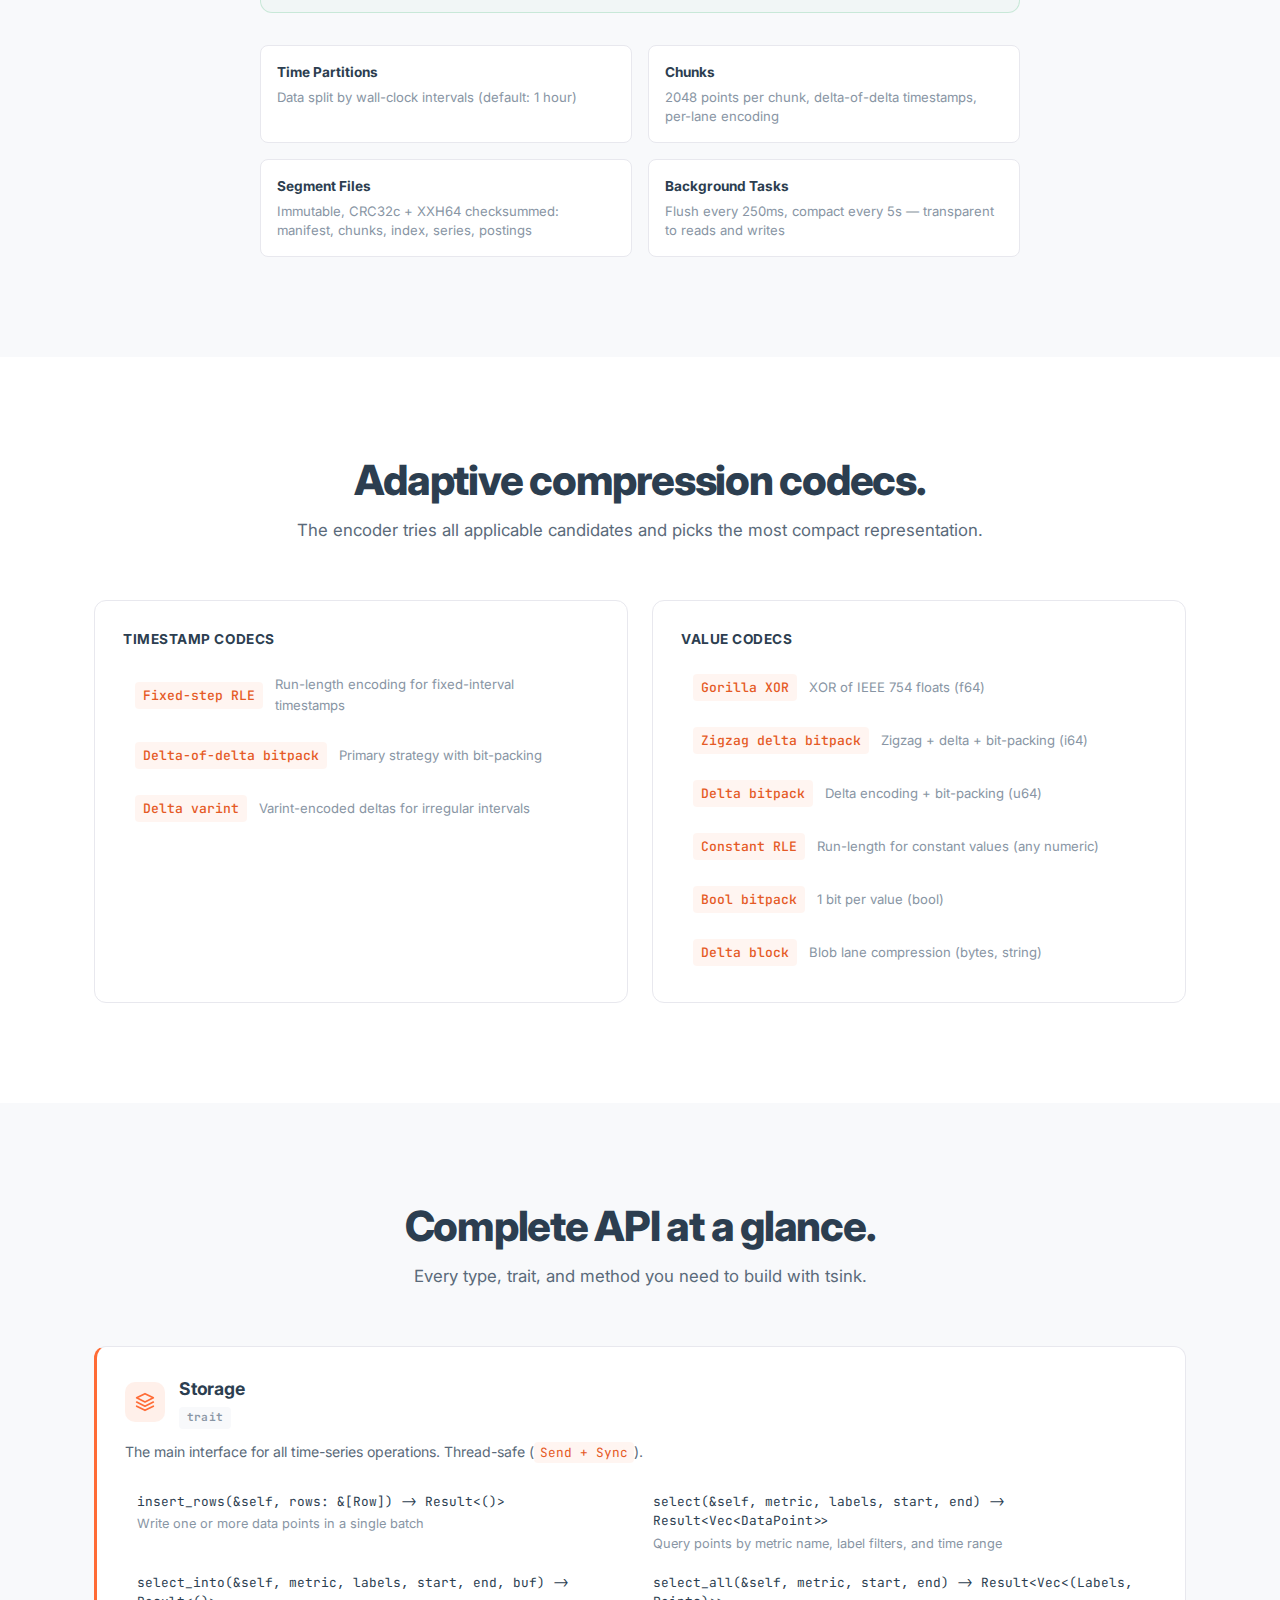
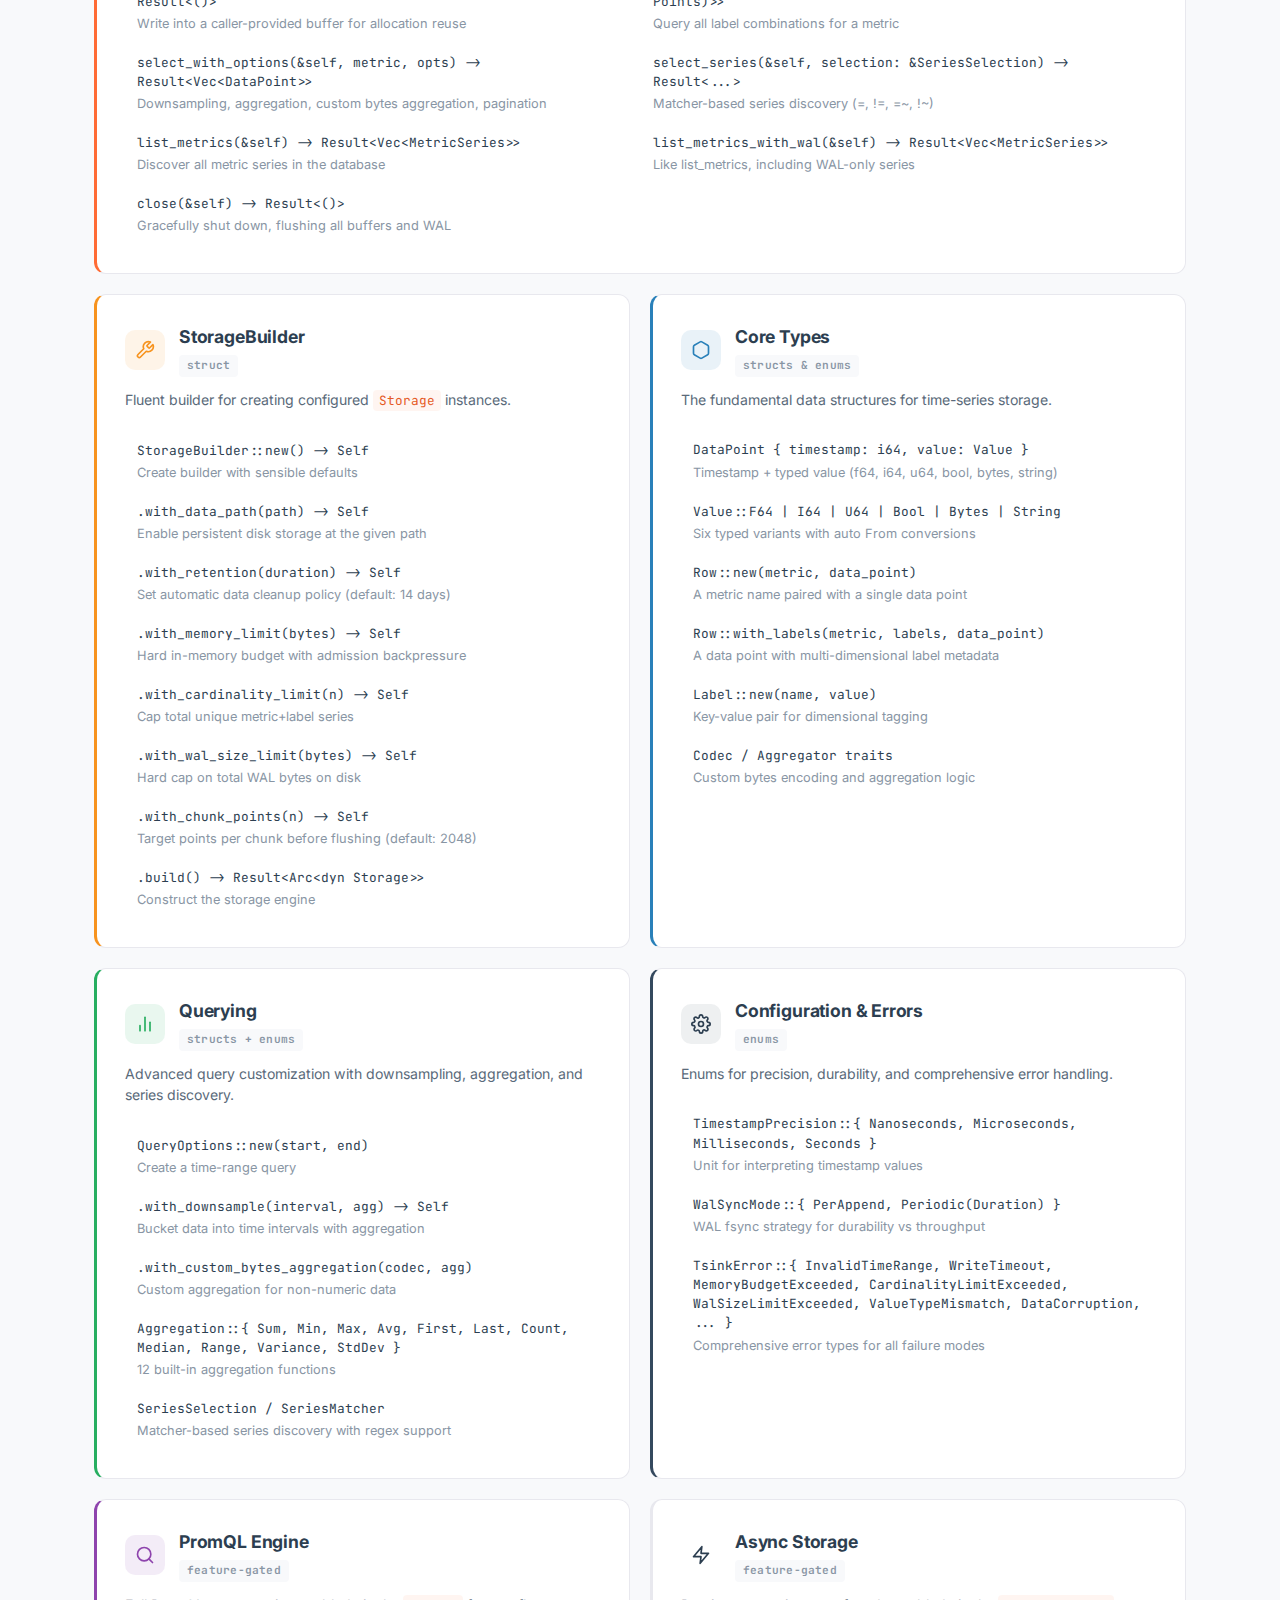
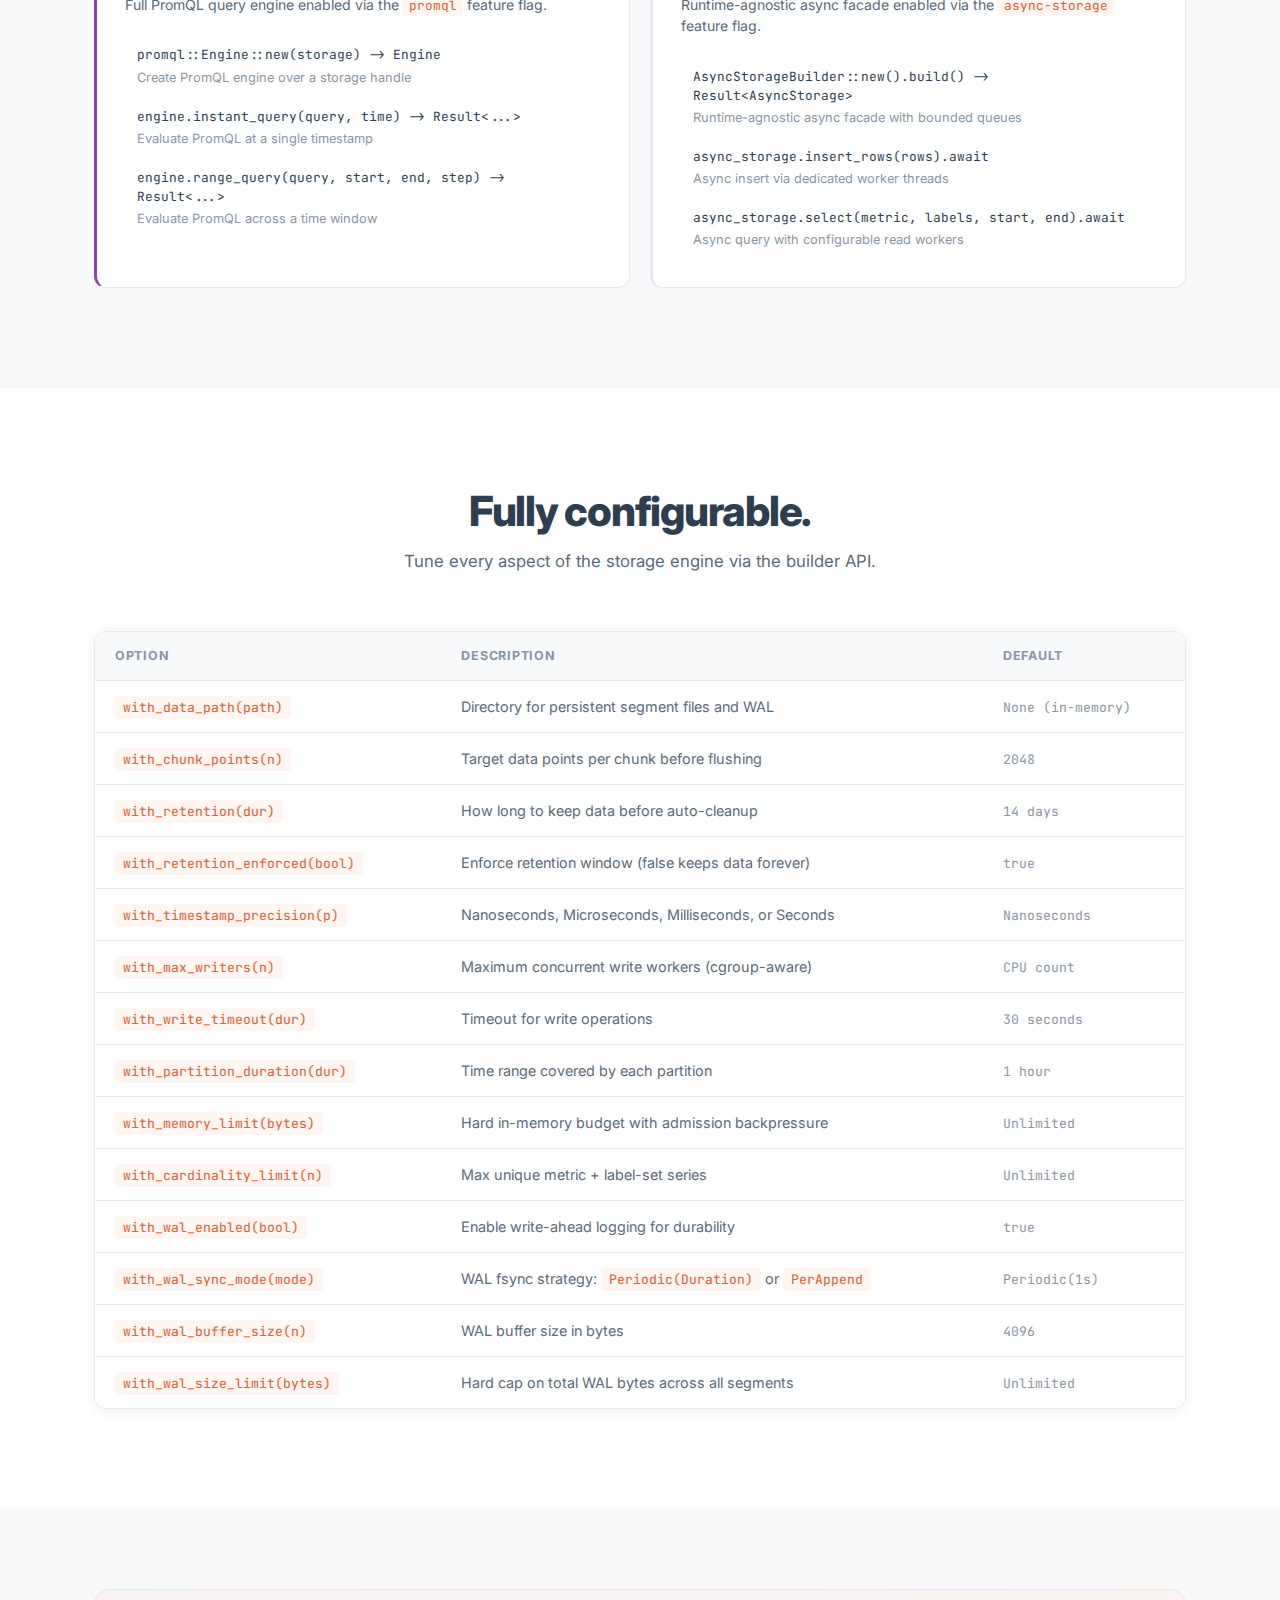
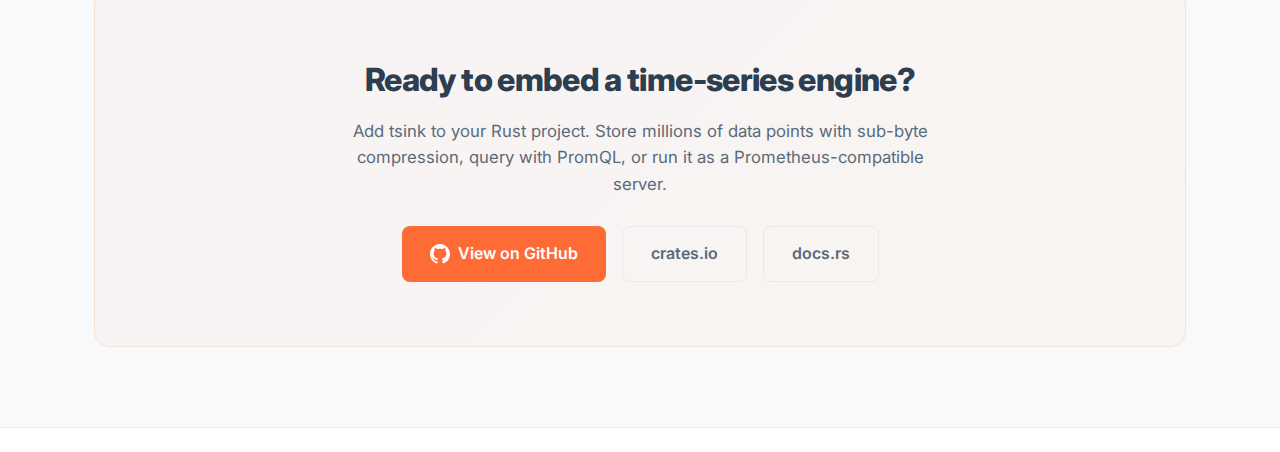
<file: tsink/index.html>
<!DOCTYPE html>
<html lang="en">
<head>
  <meta charset="UTF-8">
  <meta name="viewport" content="width=device-width, initial-scale=1.0">
  <title>tsink - Embedded Time-Series Database for Rust</title>
  <meta name="description" content="High-performance embedded time-series database for Rust with LSM-tree storage, PromQL engine, Gorilla compression, and Prometheus-compatible server mode.">
  <link rel="stylesheet" href="style.css">
  <link rel="preconnect" href="https://fonts.googleapis.com">
  <link rel="preconnect" href="https://fonts.gstatic.com" crossorigin>
  <link href="https://fonts.googleapis.com/css2?family=Inter:wght@400;500;600;700;800&family=JetBrains+Mono:wght@400;500&display=swap" rel="stylesheet">
</head>
<body>

  <!-- Navigation -->
  <nav class="navbar">
    <div class="container nav-container">
      <a href="#" class="logo">
        <img class="logo-icon" src="./logo.svg" alt="tsink logo">
      </a>
      <div class="nav-links">
        <a href="#features">Features</a>
        <a href="#performance">Performance</a>
        <a href="#usage">Usage</a>
        <a href="#promql">PromQL</a>
        <a href="#server">Server</a>
        <a href="#architecture">Architecture</a>
        <a href="#api">API</a>
        <a href="https://github.com/h2337/tsink" class="btn btn-sm btn-outline" target="_blank" rel="noopener">
          <svg width="16" height="16" viewBox="0 0 16 16" fill="currentColor"><path d="M8 0C3.58 0 0 3.58 0 8c0 3.54 2.29 6.53 5.47 7.59.4.07.55-.17.55-.38 0-.19-.01-.82-.01-1.49-2.01.37-2.53-.49-2.69-.94-.09-.23-.48-.94-.82-1.13-.28-.15-.68-.52-.01-.53.63-.01 1.08.58 1.23.82.72 1.21 1.87.87 2.33.66.07-.52.28-.87.51-1.07-1.78-.2-3.64-.89-3.64-3.95 0-.87.31-1.59.82-2.15-.08-.2-.36-1.02.08-2.12 0 0 .67-.21 2.2.82.64-.18 1.32-.27 2-.27.68 0 1.36.09 2 .27 1.53-1.04 2.2-.82 2.2-.82.44 1.1.16 1.92.08 2.12.51.56.82 1.27.82 2.15 0 3.07-1.87 3.75-3.65 3.95.29.25.54.73.54 1.48 0 1.07-.01 1.93-.01 2.2 0 .21.15.46.55.38A8.013 8.013 0 0016 8c0-4.42-3.58-8-8-8z"/></svg>
          GitHub
        </a>
      </div>
      <button class="mobile-toggle" aria-label="Toggle menu">
        <span></span><span></span><span></span>
      </button>
    </div>
  </nav>

  <!-- Hero -->
  <section class="hero">
    <div class="hero-bg">
      <div class="grid-lines"></div>
      <div class="glow glow-1"></div>
      <div class="glow glow-2"></div>
    </div>
    <div class="container hero-content">
      <div class="badge">MIT Licensed &middot; v0.8</div>
      <h1>Embedded Time-Series<br>Database for <span class="gradient-text">Rust</span></h1>
      <p class="hero-subtitle">LSM-tree storage engine with Gorilla compression, PromQL queries, async API, and a Prometheus-compatible server. Embed a full time-series engine directly in your application &mdash; no external server required.</p>
      <div class="hero-actions">
        <a href="#usage" class="btn btn-primary btn-lg">Get Started</a>
        <a href="https://github.com/h2337/tsink" class="btn btn-ghost btn-lg" target="_blank" rel="noopener">View on GitHub</a>
      </div>
      <div class="hero-stats">
        <div class="stat">
          <span class="stat-value">6.4M</span>
          <span class="stat-label">Points/sec insert</span>
        </div>
        <div class="stat-divider"></div>
        <div class="stat">
          <span class="stat-value">0.68B</span>
          <span class="stat-label">Per data point</span>
        </div>
        <div class="stat-divider"></div>
        <div class="stat">
          <span class="stat-value">64M</span>
          <span class="stat-label">Points/sec read</span>
        </div>
        <div class="stat-divider"></div>
        <div class="stat">
          <span class="stat-value">23x</span>
          <span class="stat-label">Compression ratio</span>
        </div>
      </div>
    </div>
    <div class="hero-code-preview">
      <div class="container">
        <div class="code-window">
          <div class="code-titlebar">
            <div class="code-dots">
              <span class="dot dot-red"></span>
              <span class="dot dot-yellow"></span>
              <span class="dot dot-green"></span>
            </div>
            <span class="code-filename">main.rs</span>
          </div>
          <pre><code><span class="kw">use</span> std::time::Duration;
<span class="kw">use</span> tsink::{DataPoint, Label, Row, StorageBuilder};

<span class="kw">fn</span> <span class="fn">main</span>() -> <span class="ty">Result</span>&lt;(), Box&lt;<span class="kw">dyn</span> std::error::Error&gt;&gt; {
    <span class="kw">let</span> storage = StorageBuilder::new()
        .with_data_path(<span class="str">"./tsink-data"</span>)
        .with_retention(Duration::from_secs(<span class="num">7</span> * <span class="num">24</span> * <span class="num">3600</span>))
        .with_memory_limit(<span class="num">512</span> * <span class="num">1024</span> * <span class="num">1024</span>)
        .build()?;

    storage.insert_rows(&amp;[
        Row::with_labels(
            <span class="str">"cpu_usage"</span>,
            <span class="kw">vec!</span>[Label::new(<span class="str">"host"</span>, <span class="str">"server-01"</span>)],
            DataPoint::new(<span class="num">1_700_000_000</span>, <span class="num">45.5</span>),
        ),
    ])?;

    <span class="comment">// PromQL query engine</span>
    <span class="kw">let</span> engine = tsink::promql::Engine::new(storage.clone());
    <span class="kw">let</span> result = engine.instant_query(<span class="str">"cpu_usage"</span>, <span class="num">1_700_000_000</span>)?;

    storage.close()?;
    <span class="macro">Ok</span>(())
}</code></pre>
        </div>
      </div>
    </div>
  </section>

  <!-- What's New in 0.8.0 -->
  <section id="whats-new" class="whats-new">
    <div class="container">
      <div class="section-header">
        <div class="badge badge-release">New in 0.8.0</div>
        <h2>A ground-up rewrite.</h2>
        <p>0.8.0 is a complete storage engine rewrite with a new LSM-tree architecture, PromQL engine, and much more.</p>
      </div>
      <div class="changelog-grid">
        <div class="changelog-item">
          <div class="changelog-icon changelog-icon-engine">
            <svg viewBox="0 0 24 24" fill="none" stroke="currentColor" stroke-width="2"><path d="M12 2L2 7l10 5 10-5-10-5z"/><path d="M2 17l10 5 10-5"/><path d="M2 12l10 5 10-5"/></svg>
          </div>
          <div>
            <h4>LSM-Tree Storage Engine</h4>
            <p>Complete rewrite with L0/L1/L2 tiered compaction, background merges, and dual-lane encoding for numeric and blob data.</p>
          </div>
        </div>
        <div class="changelog-item">
          <div class="changelog-icon changelog-icon-promql">
            <svg viewBox="0 0 24 24" fill="none" stroke="currentColor" stroke-width="2"><circle cx="11" cy="11" r="8"/><line x1="21" y1="21" x2="16.65" y2="16.65"/></svg>
          </div>
          <div>
            <h4>PromQL Query Engine</h4>
            <p>Full lexer, parser, and evaluator with 23 built-in functions, 15 binary operators, and 7 aggregation operators.</p>
          </div>
        </div>
        <div class="changelog-item">
          <div class="changelog-icon changelog-icon-types">
            <svg viewBox="0 0 24 24" fill="none" stroke="currentColor" stroke-width="2"><path d="M21 16V8a2 2 0 0 0-1-1.73l-7-4a2 2 0 0 0-2 0l-7 4A2 2 0 0 0 3 8v8a2 2 0 0 0 1 1.73l7 4a2 2 0 0 0 2 0l7-4A2 2 0 0 0 21 16z"/></svg>
          </div>
          <div>
            <h4>Multi-Type Value System</h4>
            <p><code>f64</code>, <code>i64</code>, <code>u64</code>, <code>bool</code>, <code>bytes</code>, and <code>string</code> &mdash; with per-type codecs and automatic <code>From</code> conversions.</p>
          </div>
        </div>
        <div class="changelog-item">
          <div class="changelog-icon changelog-icon-async">
            <svg viewBox="0 0 24 24" fill="none" stroke="currentColor" stroke-width="2"><polyline points="22 12 18 12 15 21 9 3 6 12 2 12"/></svg>
          </div>
          <div>
            <h4>Async Storage &amp; Server</h4>
            <p>Runtime-agnostic <code>AsyncStorage</code> with bounded queues, plus a tokio-based HTTP server with Prometheus remote read/write.</p>
          </div>
        </div>
        <div class="changelog-item">
          <div class="changelog-icon changelog-icon-limits">
            <svg viewBox="0 0 24 24" fill="none" stroke="currentColor" stroke-width="2"><path d="M12 22s8-4 8-10V5l-8-3-8 3v7c0 6 8 10 8 10z"/></svg>
          </div>
          <div>
            <h4>Resource Limits &amp; Backpressure</h4>
            <p>Memory budget enforcement, series cardinality cap, and WAL size limits with graduated pressure relief.</p>
          </div>
        </div>
        <div class="changelog-item">
          <div class="changelog-icon changelog-icon-wal">
            <svg viewBox="0 0 24 24" fill="none" stroke="currentColor" stroke-width="2"><rect x="2" y="3" width="20" height="14" rx="2" ry="2"/><line x1="8" y1="21" x2="16" y2="21"/><line x1="12" y1="17" x2="12" y2="21"/></svg>
          </div>
          <div>
            <h4>Segmented WAL with CRC32</h4>
            <p>Checksummed WAL segments with fsync, idempotent replay recovery, and configurable size limits.</p>
          </div>
        </div>
      </div>
    </div>
  </section>

  <!-- Features -->
  <section id="features" class="features">
    <div class="container">
      <div class="section-header">
        <h2>Built for performance.<br>Designed for simplicity.</h2>
        <p>Everything you need for time-series data, nothing you don't.</p>
      </div>
      <div class="features-grid">
        <div class="feature-card">
          <div class="feature-icon icon-compression">
            <svg viewBox="0 0 24 24" fill="none" stroke="currentColor" stroke-width="2" stroke-linecap="round" stroke-linejoin="round"><polyline points="22 12 18 12 15 21 9 3 6 12 2 12"/></svg>
          </div>
          <h3>Gorilla Compression</h3>
          <p>Adaptive codec selection: Gorilla XOR for floats, delta-of-delta bitpacking, zigzag encoding, and constant RLE. Achieves <strong>~0.68 bytes per data point</strong> &mdash; a 23x compression ratio.</p>
        </div>
        <div class="feature-card">
          <div class="feature-icon icon-lsm">
            <svg viewBox="0 0 24 24" fill="none" stroke="currentColor" stroke-width="2" stroke-linecap="round" stroke-linejoin="round"><rect x="3" y="3" width="7" height="7"/><rect x="14" y="3" width="7" height="7"/><rect x="14" y="14" width="7" height="7"/><rect x="3" y="14" width="7" height="7"/></svg>
          </div>
          <h3>LSM-Tree Compaction</h3>
          <p>Tiered L0 &rarr; L1 &rarr; L2 segment compaction runs in the background. Reduces read amplification while maintaining write throughput with dual numeric/blob lanes.</p>
        </div>
        <div class="feature-card">
          <div class="feature-icon icon-promql">
            <svg viewBox="0 0 24 24" fill="none" stroke="currentColor" stroke-width="2" stroke-linecap="round" stroke-linejoin="round"><circle cx="11" cy="11" r="8"/><line x1="21" y1="21" x2="16.65" y2="16.65"/></svg>
          </div>
          <h3>PromQL Engine</h3>
          <p>Instant and range queries with 23 built-in functions including <code>rate</code>, <code>irate</code>, <code>avg_over_time</code>, and more. Full <code>by</code>/<code>without</code> aggregation support.</p>
        </div>
        <div class="feature-card">
          <div class="feature-icon icon-thread">
            <svg viewBox="0 0 24 24" fill="none" stroke="currentColor" stroke-width="2" stroke-linecap="round" stroke-linejoin="round"><circle cx="12" cy="12" r="10"/><line x1="2" y1="12" x2="22" y2="12"/><path d="M12 2a15.3 15.3 0 0 1 4 10 15.3 15.3 0 0 1-4 10 15.3 15.3 0 0 1-4-10 15.3 15.3 0 0 1 4-10z"/></svg>
          </div>
          <h3>Sharded Concurrency</h3>
          <p>64 internal shards eliminate write contention. Lock-free reads with concurrent writes via configurable worker pools. Full <code>Send + Sync</code> safety.</p>
        </div>
        <div class="feature-card">
          <div class="feature-icon icon-types">
            <svg viewBox="0 0 24 24" fill="none" stroke="currentColor" stroke-width="2" stroke-linecap="round" stroke-linejoin="round"><path d="M21 16V8a2 2 0 0 0-1-1.73l-7-4a2 2 0 0 0-2 0l-7 4A2 2 0 0 0 3 8v8a2 2 0 0 0 1 1.73l7 4a2 2 0 0 0 2 0l7-4A2 2 0 0 0 21 16z"/></svg>
          </div>
          <h3>Typed Values</h3>
          <p>Six value types: <code>f64</code>, <code>i64</code>, <code>u64</code>, <code>bool</code>, <code>bytes</code>, and <code>string</code>. Per-type codecs, automatic <code>From</code> conversions, and custom bytes aggregation via <code>Codec</code>/<code>Aggregator</code> traits.</p>
        </div>
        <div class="feature-card">
          <div class="feature-icon icon-wal">
            <svg viewBox="0 0 24 24" fill="none" stroke="currentColor" stroke-width="2" stroke-linecap="round" stroke-linejoin="round"><path d="M12 22s8-4 8-10V5l-8-3-8 3v7c0 6 8 10 8 10z"/></svg>
          </div>
          <h3>Write-Ahead Logging</h3>
          <p>Segmented WAL with CRC32 checksums and idempotent replay. Choose <code>Periodic</code> sync for throughput or <code>PerAppend</code> for strongest durability.</p>
        </div>
        <div class="feature-card">
          <div class="feature-icon icon-async">
            <svg viewBox="0 0 24 24" fill="none" stroke="currentColor" stroke-width="2" stroke-linecap="round" stroke-linejoin="round"><path d="M13 2L3 14h9l-1 8 10-12h-9l1-8z"/></svg>
          </div>
          <h3>Async Storage</h3>
          <p>Runtime-agnostic <code>AsyncStorage</code> with bounded queues and dedicated worker threads. Works with tokio, async-std, or any executor.</p>
        </div>
        <div class="feature-card">
          <div class="feature-icon icon-server">
            <svg viewBox="0 0 24 24" fill="none" stroke="currentColor" stroke-width="2" stroke-linecap="round" stroke-linejoin="round"><rect x="2" y="2" width="20" height="8" rx="2" ry="2"/><rect x="2" y="14" width="20" height="8" rx="2" ry="2"/><line x1="6" y1="6" x2="6.01" y2="6"/><line x1="6" y1="18" x2="6.01" y2="18"/></svg>
          </div>
          <h3>Server Mode</h3>
          <p>Prometheus-compatible HTTP server with remote read/write, PromQL HTTP API, TLS, bearer auth, text format ingestion, and graceful shutdown.</p>
        </div>
        <div class="feature-card">
          <div class="feature-icon icon-label">
            <svg viewBox="0 0 24 24" fill="none" stroke="currentColor" stroke-width="2" stroke-linecap="round" stroke-linejoin="round"><path d="M20.59 13.41l-7.17 7.17a2 2 0 0 1-2.83 0L2 12V2h10l8.59 8.59a2 2 0 0 1 0 2.82z"/><line x1="7" y1="7" x2="7.01" y2="7"/></svg>
          </div>
          <h3>Series Discovery</h3>
          <p>Matcher-based series filtering with <code>=</code>, <code>!=</code>, <code>=~</code>, <code>!~</code> operators. Discover series dynamically with <code>select_series</code> and regex label matching.</p>
        </div>
        <div class="feature-card">
          <div class="feature-icon icon-query">
            <svg viewBox="0 0 24 24" fill="none" stroke="currentColor" stroke-width="2" stroke-linecap="round" stroke-linejoin="round"><line x1="18" y1="20" x2="18" y2="10"/><line x1="12" y1="20" x2="12" y2="4"/><line x1="6" y1="20" x2="6" y2="14"/></svg>
          </div>
          <h3>Rich Aggregation</h3>
          <p>12 built-in functions: Sum, Min, Max, Avg, First, Last, Count, Median, Range, Variance, StdDev, and None. Downsampling with pagination built in.</p>
        </div>
        <div class="feature-card">
          <div class="feature-icon icon-limits">
            <svg viewBox="0 0 24 24" fill="none" stroke="currentColor" stroke-width="2" stroke-linecap="round" stroke-linejoin="round"><path d="M21 15v4a2 2 0 0 1-2 2H5a2 2 0 0 1-2-2v-4"/><polyline points="17 8 12 3 7 8"/><line x1="12" y1="3" x2="12" y2="15"/></svg>
          </div>
          <h3>Resource Limits</h3>
          <p>Memory budget with admission backpressure, series cardinality cap, and WAL size limit. Prevents OOM crashes and unbounded growth.</p>
        </div>
        <div class="feature-card">
          <div class="feature-icon icon-cloud">
            <svg viewBox="0 0 24 24" fill="none" stroke="currentColor" stroke-width="2" stroke-linecap="round" stroke-linejoin="round"><rect x="2" y="3" width="20" height="14" rx="2" ry="2"/><line x1="8" y1="21" x2="16" y2="21"/><line x1="12" y1="17" x2="12" y2="21"/></svg>
          </div>
          <h3>Container-Aware</h3>
          <p>Automatic cgroup v1/v2 detection for CPU and memory quotas. Optimal thread pool sizing in Docker, Kubernetes, and other containerized environments.</p>
        </div>
        <div class="feature-card">
          <div class="feature-icon icon-python">
            <svg viewBox="0 0 24 24" fill="none" stroke="currentColor" stroke-width="2" stroke-linecap="round" stroke-linejoin="round"><polyline points="4 17 10 11 4 5"/><line x1="12" y1="19" x2="20" y2="19"/></svg>
          </div>
          <h3>Python Bindings</h3>
          <p>Native Python bindings via <a href="https://pypi.org/project/tsink-uniffi/">UniFFI</a>. Full access to the storage engine from Python with <code>pip install tsink_uniffi</code> &mdash; no performance compromise.</p>
        </div>
      </div>
    </div>
  </section>

  <!-- Performance -->
  <section id="performance" class="performance">
    <div class="container">
      <div class="section-header">
        <h2>Benchmarks that speak<br>for themselves.</h2>
        <p>Ballpark figures from <code>cargo bench</code> in quick mode. Run on your hardware for precise numbers.</p>
      </div>
      <div class="bench-grid">
        <div class="bench-card">
          <div class="bench-header">
            <span class="bench-label">Single Insert</span>
            <span class="bench-badge">Latency</span>
          </div>
          <div class="bench-value">~1.7<span class="bench-unit">&micro;s</span></div>
          <div class="bench-bar"><div class="bench-fill" style="width: 60%"></div></div>
          <div class="bench-detail">~577K points/sec</div>
        </div>
        <div class="bench-card">
          <div class="bench-header">
            <span class="bench-label">Batch Insert (1K)</span>
            <span class="bench-badge">Throughput</span>
          </div>
          <div class="bench-value">6.4<span class="bench-unit">M pts/s</span></div>
          <div class="bench-bar"><div class="bench-fill" style="width: 100%"></div></div>
          <div class="bench-detail">~155&micro;s per 1,000-point batch</div>
        </div>
        <div class="bench-card">
          <div class="bench-header">
            <span class="bench-label">Select 1 Point</span>
            <span class="bench-badge">Query</span>
          </div>
          <div class="bench-value">~114<span class="bench-unit">ns</span></div>
          <div class="bench-bar"><div class="bench-fill" style="width: 95%"></div></div>
          <div class="bench-detail">8.8M queries/sec</div>
        </div>
        <div class="bench-card">
          <div class="bench-header">
            <span class="bench-label">Select 1K Points</span>
            <span class="bench-badge">Query</span>
          </div>
          <div class="bench-value">~15.4<span class="bench-unit">&micro;s</span></div>
          <div class="bench-bar"><div class="bench-fill" style="width: 85%"></div></div>
          <div class="bench-detail">64M points/sec throughput</div>
        </div>
        <div class="bench-card">
          <div class="bench-header">
            <span class="bench-label">Select 1M Points</span>
            <span class="bench-badge">Query</span>
          </div>
          <div class="bench-value">~20.9<span class="bench-unit">ms</span></div>
          <div class="bench-bar"><div class="bench-fill" style="width: 75%"></div></div>
          <div class="bench-detail">48M points/sec throughput</div>
        </div>
        <div class="bench-card bench-card-highlight">
          <div class="bench-header">
            <span class="bench-label">Compression Ratio</span>
            <span class="bench-badge badge-special">Storage</span>
          </div>
          <div class="bench-value">0.68<span class="bench-unit">bytes/pt</span></div>
          <div class="bench-bar"><div class="bench-fill bench-fill-special" style="width: 96%"></div></div>
          <div class="bench-detail">23x compression &mdash; from 16 bytes to 0.68 bytes</div>
        </div>
      </div>
    </div>
  </section>

  <!-- Usage / Code Examples -->
  <section id="usage" class="usage">
    <div class="container">
      <div class="section-header">
        <h2>Get started in minutes.</h2>
        <p>Add tsink to your Cargo.toml and start storing time-series data.</p>
      </div>

      <div class="install-block">
        <div class="install-label">Add to Cargo.toml</div>
        <div class="code-window code-window-sm">
          <div class="code-titlebar">
            <div class="code-dots">
              <span class="dot dot-red"></span>
              <span class="dot dot-yellow"></span>
              <span class="dot dot-green"></span>
            </div>
            <span class="code-filename">Cargo.toml</span>
          </div>
          <pre><code><span class="comment"># Core library</span>
tsink = <span class="str">"0.8"</span>

<span class="comment"># With PromQL support</span>
tsink = { version = <span class="str">"0.8"</span>, features = [<span class="str">"promql"</span>] }

<span class="comment"># With async storage</span>
tsink = { version = <span class="str">"0.8"</span>, features = [<span class="str">"async-storage"</span>] }</code></pre>
        </div>
      </div>

      <div class="examples-tabs">
        <button class="tab active" data-tab="basic">Basic Usage</button>
        <button class="tab" data-tab="persistent">Persistent Storage</button>
        <button class="tab" data-tab="labels">Labels &amp; Queries</button>
        <button class="tab" data-tab="aggregation">Aggregation</button>
        <button class="tab" data-tab="promql-example">PromQL</button>
        <button class="tab" data-tab="async-example">Async</button>
        <button class="tab" data-tab="series">Series Discovery</button>
      </div>

      <div class="tab-content active" id="tab-basic">
        <div class="code-window">
          <div class="code-titlebar">
            <div class="code-dots">
              <span class="dot dot-red"></span>
              <span class="dot dot-yellow"></span>
              <span class="dot dot-green"></span>
            </div>
            <span class="code-filename">basic_usage.rs</span>
          </div>
          <pre><code><span class="kw">use</span> tsink::{DataPoint, Label, Row, StorageBuilder};

<span class="kw">fn</span> <span class="fn">main</span>() -> <span class="ty">Result</span>&lt;(), Box&lt;<span class="kw">dyn</span> std::error::Error&gt;&gt; {
    <span class="kw">let</span> storage = StorageBuilder::new().build()?;

    storage.insert_rows(&amp;[
        Row::new(<span class="str">"cpu_usage"</span>, DataPoint::new(<span class="num">1_700_000_000</span>, <span class="num">42.5</span>)),
        Row::new(<span class="str">"cpu_usage"</span>, DataPoint::new(<span class="num">1_700_000_010</span>, <span class="num">43.1</span>)),
        Row::with_labels(
            <span class="str">"http_requests"</span>,
            <span class="kw">vec!</span>[Label::new(<span class="str">"method"</span>, <span class="str">"GET"</span>), Label::new(<span class="str">"status"</span>, <span class="str">"200"</span>)],
            DataPoint::new(<span class="num">1_700_000_000</span>, <span class="num">120u64</span>),
        ),
    ])?;

    <span class="comment">// Time range is [start, end) (end-exclusive)</span>
    <span class="kw">let</span> cpu = storage.select(<span class="str">"cpu_usage"</span>, &amp;[], <span class="num">1_700_000_000</span>, <span class="num">1_700_000_100</span>)?;
    <span class="macro">assert_eq!</span>(cpu.len(), <span class="num">2</span>);

    <span class="comment">// Label order does not matter for series identity</span>
    <span class="kw">let</span> get_200 = storage.select(
        <span class="str">"http_requests"</span>,
        &amp;[Label::new(<span class="str">"status"</span>, <span class="str">"200"</span>), Label::new(<span class="str">"method"</span>, <span class="str">"GET"</span>)],
        <span class="num">1_700_000_000</span>, <span class="num">1_700_000_100</span>,
    )?;
    <span class="macro">assert_eq!</span>(get_200.len(), <span class="num">1</span>);

    storage.close()?;
    <span class="macro">Ok</span>(())
}</code></pre>
        </div>
      </div>

      <div class="tab-content" id="tab-persistent">
        <div class="code-window">
          <div class="code-titlebar">
            <div class="code-dots">
              <span class="dot dot-red"></span>
              <span class="dot dot-yellow"></span>
              <span class="dot dot-green"></span>
            </div>
            <span class="code-filename">persistent_storage.rs</span>
          </div>
          <pre><code><span class="kw">use</span> std::time::Duration;
<span class="kw">use</span> tsink::{StorageBuilder, WalSyncMode, TimestampPrecision};

<span class="kw">fn</span> <span class="fn">main</span>() -> <span class="ty">Result</span>&lt;(), Box&lt;<span class="kw">dyn</span> std::error::Error&gt;&gt; {
    <span class="kw">let</span> storage = StorageBuilder::new()
        .with_data_path(<span class="str">"./tsink-data"</span>)
        .with_timestamp_precision(TimestampPrecision::Milliseconds)
        .with_retention(Duration::from_secs(<span class="num">30</span> * <span class="num">24</span> * <span class="num">3600</span>))          <span class="comment">// 30 days</span>
        .with_partition_duration(Duration::from_secs(<span class="num">6</span> * <span class="num">3600</span>))     <span class="comment">// 6-hour partitions</span>
        .with_chunk_points(<span class="num">4096</span>)
        .with_max_writers(<span class="num">16</span>)
        .with_write_timeout(Duration::from_secs(<span class="num">60</span>))
        .with_memory_limit(<span class="num">1024</span> * <span class="num">1024</span> * <span class="num">1024</span>)                   <span class="comment">// 1 GB</span>
        .with_cardinality_limit(<span class="num">500_000</span>)
        .with_wal_sync_mode(WalSyncMode::Periodic(Duration::from_secs(<span class="num">1</span>)))
        .with_wal_buffer_size(<span class="num">16384</span>)
        .build()?;

    <span class="comment">// Data survives restarts. WAL ensures durability on crash.</span>
    <span class="comment">// Retention auto-cleans data older than 30 days.</span>
    <span class="comment">// Memory budget prevents OOM with admission backpressure.</span>

    storage.close()?;
    <span class="macro">Ok</span>(())
}</code></pre>
        </div>
      </div>

      <div class="tab-content" id="tab-labels">
        <div class="code-window">
          <div class="code-titlebar">
            <div class="code-dots">
              <span class="dot dot-red"></span>
              <span class="dot dot-yellow"></span>
              <span class="dot dot-green"></span>
            </div>
            <span class="code-filename">labels.rs</span>
          </div>
          <pre><code><span class="kw">use</span> tsink::{DataPoint, Label, Row, StorageBuilder};

<span class="kw">fn</span> <span class="fn">main</span>() -> <span class="ty">Result</span>&lt;(), Box&lt;<span class="kw">dyn</span> std::error::Error&gt;&gt; {
    <span class="kw">let</span> storage = StorageBuilder::new().build()?;

    <span class="comment">// Insert with multi-dimensional labels</span>
    storage.insert_rows(&amp;[
        Row::with_labels(
            <span class="str">"http_requests"</span>,
            <span class="kw">vec!</span>[
                Label::new(<span class="str">"method"</span>, <span class="str">"GET"</span>),
                Label::new(<span class="str">"status"</span>, <span class="str">"200"</span>),
                Label::new(<span class="str">"endpoint"</span>, <span class="str">"/api/users"</span>),
            ],
            DataPoint::new(<span class="num">1_700_000_000</span>, <span class="num">150.0</span>),
        ),
        Row::with_labels(
            <span class="str">"http_requests"</span>,
            <span class="kw">vec!</span>[
                Label::new(<span class="str">"method"</span>, <span class="str">"POST"</span>),
                Label::new(<span class="str">"status"</span>, <span class="str">"201"</span>),
            ],
            DataPoint::new(<span class="num">1_700_000_000</span>, <span class="num">25.0</span>),
        ),
    ])?;

    <span class="comment">// Query all label combinations for a metric</span>
    <span class="kw">let</span> all = storage.select_all(<span class="str">"http_requests"</span>, <span class="num">1_700_000_000</span>, <span class="num">1_700_000_100</span>)?;
    <span class="kw">for</span> (labels, points) <span class="kw">in</span> &amp;all {
        <span class="macro">println!</span>(<span class="str">"Labels: {:?}, Points: {}"</span>, labels, points.len());
    }

    storage.close()?;
    <span class="macro">Ok</span>(())
}</code></pre>
        </div>
      </div>

      <div class="tab-content" id="tab-aggregation">
        <div class="code-window">
          <div class="code-titlebar">
            <div class="code-dots">
              <span class="dot dot-red"></span>
              <span class="dot dot-yellow"></span>
              <span class="dot dot-green"></span>
            </div>
            <span class="code-filename">aggregation.rs</span>
          </div>
          <pre><code><span class="kw">use</span> tsink::{Aggregation, DataPoint, QueryOptions, Row, StorageBuilder};

<span class="kw">fn</span> <span class="fn">main</span>() -> <span class="ty">Result</span>&lt;(), Box&lt;<span class="kw">dyn</span> std::error::Error&gt;&gt; {
    <span class="kw">let</span> storage = StorageBuilder::new().build()?;

    storage.insert_rows(&amp;[
        Row::new(<span class="str">"cpu"</span>, DataPoint::new(<span class="num">1_000</span>, <span class="num">1.0</span>)),
        Row::new(<span class="str">"cpu"</span>, DataPoint::new(<span class="num">2_000</span>, <span class="num">2.0</span>)),
        Row::new(<span class="str">"cpu"</span>, DataPoint::new(<span class="num">3_000</span>, <span class="num">3.0</span>)),
        Row::new(<span class="str">"cpu"</span>, DataPoint::new(<span class="num">4_500</span>, <span class="num">1.5</span>)),
    ])?;

    <span class="comment">// Downsample: 2-second buckets with average aggregation</span>
    <span class="kw">let</span> opts = QueryOptions::new(<span class="num">1_000</span>, <span class="num">5_000</span>)
        .with_downsample(<span class="num">2_000</span>, Aggregation::Avg)
        .with_pagination(<span class="num">0</span>, <span class="macro">Some</span>(<span class="num">10</span>));

    <span class="kw">let</span> buckets = storage.select_with_options(<span class="str">"cpu"</span>, opts)?;
    <span class="macro">assert_eq!</span>(buckets.len(), <span class="num">2</span>);

    <span class="comment">// 12 aggregation functions available:</span>
    <span class="comment">// Sum, Min, Max, Avg, First, Last, Count,</span>
    <span class="comment">// Median, Range, Variance, StdDev, None</span>

    storage.close()?;
    <span class="macro">Ok</span>(())
}</code></pre>
        </div>
      </div>

      <div class="tab-content" id="tab-promql-example">
        <div class="code-window">
          <div class="code-titlebar">
            <div class="code-dots">
              <span class="dot dot-red"></span>
              <span class="dot dot-yellow"></span>
              <span class="dot dot-green"></span>
            </div>
            <span class="code-filename">promql_example.rs</span>
          </div>
          <pre><code><span class="comment">// Enable with: tsink = { version = "0.8", features = ["promql"] }</span>
<span class="kw">use</span> std::sync::Arc;
<span class="kw">use</span> tsink::{StorageBuilder, DataPoint, Row};
<span class="kw">use</span> tsink::promql::Engine;

<span class="kw">fn</span> <span class="fn">main</span>() -> <span class="ty">Result</span>&lt;(), Box&lt;<span class="kw">dyn</span> std::error::Error&gt;&gt; {
    <span class="kw">let</span> storage = StorageBuilder::new().build()?;

    storage.insert_rows(&amp;[
        Row::new(<span class="str">"http_requests_total"</span>, DataPoint::new(<span class="num">1_000</span>, <span class="num">10.0</span>)),
        Row::new(<span class="str">"http_requests_total"</span>, DataPoint::new(<span class="num">2_000</span>, <span class="num">25.0</span>)),
        Row::new(<span class="str">"http_requests_total"</span>, DataPoint::new(<span class="num">3_000</span>, <span class="num">50.0</span>)),
    ])?;

    <span class="kw">let</span> engine = Engine::new(storage.clone());

    <span class="comment">// Instant query &mdash; evaluates at a single point in time</span>
    <span class="kw">let</span> result = engine.instant_query(<span class="str">"http_requests_total"</span>, <span class="num">3_000</span>)?;

    <span class="comment">// Range query &mdash; evaluates at each step across a time window</span>
    <span class="kw">let</span> result = engine.range_query(
        <span class="str">"rate(http_requests_total[1m])"</span>,
        <span class="num">1_000</span>, <span class="num">3_000</span>, <span class="num">1_000</span>,
    )?;

    <span class="comment">// Supports: rate, irate, increase, avg_over_time, sum_over_time,</span>
    <span class="comment">// abs, ceil, floor, round, clamp, label_replace, label_join,</span>
    <span class="comment">// sort, sort_desc, scalar, vector, time, timestamp, and more</span>

    storage.close()?;
    <span class="macro">Ok</span>(())
}</code></pre>
        </div>
      </div>

      <div class="tab-content" id="tab-async-example">
        <div class="code-window">
          <div class="code-titlebar">
            <div class="code-dots">
              <span class="dot dot-red"></span>
              <span class="dot dot-yellow"></span>
              <span class="dot dot-green"></span>
            </div>
            <span class="code-filename">async_usage.rs</span>
          </div>
          <pre><code><span class="comment">// Enable with: tsink = { version = "0.8", features = ["async-storage"] }</span>
<span class="kw">use</span> tsink::{AsyncStorageBuilder, DataPoint, Row};

<span class="kw">async fn</span> <span class="fn">run</span>() -> tsink::<span class="ty">Result</span>&lt;()&gt; {
    <span class="kw">let</span> storage = AsyncStorageBuilder::new()
        .with_queue_capacity(<span class="num">1024</span>)
        .with_read_workers(<span class="num">4</span>)
        .build()?;

    <span class="comment">// Async insert</span>
    storage.insert_rows(<span class="kw">vec!</span>[
        Row::new(<span class="str">"cpu"</span>, DataPoint::new(<span class="num">1</span>, <span class="num">42.0</span>)),
    ]).await?;

    <span class="comment">// Async query</span>
    <span class="kw">let</span> points = storage.select(<span class="str">"cpu"</span>, <span class="kw">vec!</span>[], <span class="num">0</span>, <span class="num">10</span>).await?;
    <span class="macro">assert_eq!</span>(points.len(), <span class="num">1</span>);

    <span class="comment">// Synchronous introspection available too:</span>
    <span class="comment">// storage.memory_used(), storage.memory_budget(),</span>
    <span class="comment">// storage.inner(), storage.into_inner()</span>

    storage.close().await?;
    <span class="macro">Ok</span>(())
}</code></pre>
        </div>
      </div>

      <div class="tab-content" id="tab-series">
        <div class="code-window">
          <div class="code-titlebar">
            <div class="code-dots">
              <span class="dot dot-red"></span>
              <span class="dot dot-yellow"></span>
              <span class="dot dot-green"></span>
            </div>
            <span class="code-filename">series_discovery.rs</span>
          </div>
          <pre><code><span class="kw">use</span> tsink::{SeriesSelection, SeriesMatcher, StorageBuilder};

<span class="kw">fn</span> <span class="fn">main</span>() -> <span class="ty">Result</span>&lt;(), Box&lt;<span class="kw">dyn</span> std::error::Error&gt;&gt; {
    <span class="kw">let</span> storage = StorageBuilder::new().build()?;
    <span class="comment">// ... insert data ...</span>

    <span class="comment">// Matcher-based series discovery</span>
    <span class="kw">let</span> selection = SeriesSelection::new()
        .with_metric(<span class="str">"http_requests"</span>)
        .with_matcher(SeriesMatcher::equal(<span class="str">"method"</span>, <span class="str">"GET"</span>))
        .with_matcher(SeriesMatcher::regex_match(<span class="str">"status"</span>, <span class="str">"2.."</span>))
        .with_time_range(<span class="num">1_700_000_000</span>, <span class="num">1_700_100_000</span>);

    <span class="kw">let</span> series = storage.select_series(&amp;selection)?;

    <span class="comment">// Matcher operators: = (equal), != (not_equal),</span>
    <span class="comment">//   =~ (regex_match), !~ (regex_no_match)</span>

    <span class="comment">// Also: list_metrics() and list_metrics_with_wal()</span>
    <span class="kw">let</span> all_series = storage.list_metrics()?;
    <span class="kw">for</span> s <span class="kw">in</span> &amp;all_series {
        <span class="macro">println!</span>(<span class="str">"Metric: {}, Labels: {:?}"</span>, s.name, s.labels);
    }

    storage.close()?;
    <span class="macro">Ok</span>(())
}</code></pre>
        </div>
      </div>
    </div>
  </section>

  <!-- PromQL Engine -->
  <section id="promql" class="promql-section">
    <div class="container">
      <div class="section-header">
        <h2>Full PromQL engine.<br>No external dependencies.</h2>
        <p>Enable with the <code>promql</code> feature flag. Lexer, parser, and evaluator built from scratch.</p>
      </div>
      <div class="promql-grid">
        <div class="promql-category">
          <h4>Rate &amp; Counter Functions</h4>
          <div class="promql-funcs">
            <code>rate</code>
            <code>irate</code>
            <code>increase</code>
          </div>
        </div>
        <div class="promql-category">
          <h4>Over-Time Functions</h4>
          <div class="promql-funcs">
            <code>avg_over_time</code>
            <code>sum_over_time</code>
            <code>min_over_time</code>
            <code>max_over_time</code>
            <code>count_over_time</code>
          </div>
        </div>
        <div class="promql-category">
          <h4>Math Functions</h4>
          <div class="promql-funcs">
            <code>abs</code>
            <code>ceil</code>
            <code>floor</code>
            <code>round</code>
            <code>clamp</code>
            <code>clamp_min</code>
            <code>clamp_max</code>
          </div>
        </div>
        <div class="promql-category">
          <h4>Type &amp; Time</h4>
          <div class="promql-funcs">
            <code>scalar</code>
            <code>vector</code>
            <code>time</code>
            <code>timestamp</code>
          </div>
        </div>
        <div class="promql-category">
          <h4>Sorting &amp; Labels</h4>
          <div class="promql-funcs">
            <code>sort</code>
            <code>sort_desc</code>
            <code>label_replace</code>
            <code>label_join</code>
          </div>
        </div>
        <div class="promql-category">
          <h4>Aggregation Operators</h4>
          <div class="promql-funcs">
            <code>sum</code>
            <code>avg</code>
            <code>min</code>
            <code>max</code>
            <code>count</code>
            <code>topk</code>
            <code>bottomk</code>
          </div>
        </div>
        <div class="promql-category promql-category-wide">
          <h4>Binary Operators</h4>
          <div class="promql-funcs">
            <code>+</code> <code>-</code> <code>*</code> <code>/</code> <code>%</code> <code>^</code>
            <code>==</code> <code>!=</code> <code>&lt;</code> <code>&gt;</code> <code>&lt;=</code> <code>&gt;=</code>
            <code>and</code> <code>or</code> <code>unless</code>
          </div>
          <p class="promql-note">With <code>on</code>/<code>ignoring</code> vector matching, <code>by</code>/<code>without</code> grouping, and <code>bool</code> modifier.</p>
        </div>
      </div>
    </div>
  </section>

  <!-- Server Mode -->
  <section id="server" class="server-section">
    <div class="container">
      <div class="section-header">
        <h2>Prometheus-compatible<br>server mode.</h2>
        <p>Run tsink as a standalone HTTP server with remote read/write, TLS, and bearer auth.</p>
      </div>
      <div class="server-content">
        <div class="server-left">
          <div class="code-window">
            <div class="code-titlebar">
              <div class="code-dots">
                <span class="dot dot-red"></span>
                <span class="dot dot-yellow"></span>
                <span class="dot dot-green"></span>
              </div>
              <span class="code-filename">terminal</span>
            </div>
            <pre><code><span class="comment"># Start the server</span>
<span class="kw">$</span> cargo run -p tsink-server -- server \
    --listen <span class="num">127.0.0.1:9201</span> \
    --data-path <span class="str">./tsink-data</span> \
    --memory-limit <span class="str">1G</span> \
    --retention <span class="str">14d</span>

<span class="comment"># PromQL instant query</span>
<span class="kw">$</span> curl <span class="str">'http://localhost:9201/api/v1/query?query=up&amp;time=1700000000'</span>

<span class="comment"># PromQL range query</span>
<span class="kw">$</span> curl <span class="str">'http://localhost:9201/api/v1/query_range?query=up&amp;start=1700000000&amp;end=1700000060&amp;step=15s'</span>

<span class="comment"># Ingest Prometheus text format</span>
<span class="kw">$</span> curl -X POST http://localhost:9201/api/v1/import/prometheus \
    -H <span class="str">'Content-Type: text/plain'</span> \
    --data-binary <span class="str">@metrics.txt</span></code></pre>
          </div>
        </div>
        <div class="server-right">
          <div class="server-endpoints">
            <h4>Endpoints</h4>
            <div class="endpoint-list">
              <div class="endpoint">
                <span class="endpoint-method get">GET</span>
                <code>/healthz</code>
                <span class="endpoint-desc">Health check</span>
              </div>
              <div class="endpoint">
                <span class="endpoint-method get">GET</span>
                <code>/ready</code>
                <span class="endpoint-desc">Readiness probe</span>
              </div>
              <div class="endpoint">
                <span class="endpoint-method get">GET</span>
                <code>/metrics</code>
                <span class="endpoint-desc">Self-monitoring</span>
              </div>
              <div class="endpoint">
                <span class="endpoint-method both">GET/POST</span>
                <code>/api/v1/query</code>
                <span class="endpoint-desc">PromQL instant</span>
              </div>
              <div class="endpoint">
                <span class="endpoint-method both">GET/POST</span>
                <code>/api/v1/query_range</code>
                <span class="endpoint-desc">PromQL range</span>
              </div>
              <div class="endpoint">
                <span class="endpoint-method post">POST</span>
                <code>/api/v1/write</code>
                <span class="endpoint-desc">Remote write</span>
              </div>
              <div class="endpoint">
                <span class="endpoint-method post">POST</span>
                <code>/api/v1/read</code>
                <span class="endpoint-desc">Remote read</span>
              </div>
              <div class="endpoint">
                <span class="endpoint-method get">GET</span>
                <code>/api/v1/series</code>
                <span class="endpoint-desc">Series metadata</span>
              </div>
              <div class="endpoint">
                <span class="endpoint-method get">GET</span>
                <code>/api/v1/labels</code>
                <span class="endpoint-desc">Label names</span>
              </div>
              <div class="endpoint">
                <span class="endpoint-method post">POST</span>
                <code>/api/v1/import/prometheus</code>
                <span class="endpoint-desc">Text ingestion</span>
              </div>
              <div class="endpoint">
                <span class="endpoint-method get">GET</span>
                <code>/api/v1/status/tsdb</code>
                <span class="endpoint-desc">TSDB stats</span>
              </div>
            </div>
          </div>
          <div class="server-features">
            <div class="server-feature">
              <svg viewBox="0 0 24 24" fill="none" stroke="currentColor" stroke-width="2" width="18" height="18"><path d="M12 22s8-4 8-10V5l-8-3-8 3v7c0 6 8 10 8 10z"/></svg>
              <span>TLS with PEM certificates</span>
            </div>
            <div class="server-feature">
              <svg viewBox="0 0 24 24" fill="none" stroke="currentColor" stroke-width="2" width="18" height="18"><rect x="3" y="11" width="18" height="11" rx="2" ry="2"/><path d="M7 11V7a5 5 0 0 1 10 0v4"/></svg>
              <span>Bearer token authentication</span>
            </div>
            <div class="server-feature">
              <svg viewBox="0 0 24 24" fill="none" stroke="currentColor" stroke-width="2" width="18" height="18"><polyline points="22 12 18 12 15 21 9 3 6 12 2 12"/></svg>
              <span>Graceful SIGTERM/SIGINT shutdown</span>
            </div>
            <div class="server-feature">
              <svg viewBox="0 0 24 24" fill="none" stroke="currentColor" stroke-width="2" width="18" height="18"><circle cx="12" cy="12" r="10"/><polyline points="12 6 12 12 16 14"/></svg>
              <span>Configurable retention &amp; precision</span>
            </div>
          </div>
        </div>
      </div>
      <div class="prometheus-config">
        <h4>Prometheus Integration</h4>
        <div class="code-window code-window-sm">
          <div class="code-titlebar">
            <div class="code-dots">
              <span class="dot dot-red"></span>
              <span class="dot dot-yellow"></span>
              <span class="dot dot-green"></span>
            </div>
            <span class="code-filename">prometheus.yml</span>
          </div>
          <pre><code><span class="kw">remote_write</span>:
  - <span class="kw">url</span>: <span class="str">http://127.0.0.1:9201/api/v1/write</span>

<span class="kw">remote_read</span>:
  - <span class="kw">url</span>: <span class="str">http://127.0.0.1:9201/api/v1/read</span></code></pre>
        </div>
      </div>
    </div>
  </section>

  <!-- Architecture -->
  <section id="architecture" class="architecture">
    <div class="container">
      <div class="section-header">
        <h2>How it works under the hood.</h2>
        <p>LSM-tree architecture with sharded concurrency and dual encoding lanes.</p>
      </div>
      <div class="arch-diagram">
        <div class="arch-layer arch-layer-app">
          <div class="arch-layer-label">Public API</div>
          <div class="arch-boxes">
            <div class="arch-box"><code>StorageBuilder</code></div>
            <div class="arch-box"><code>Storage</code></div>
            <div class="arch-box"><code>AsyncStorage</code></div>
            <div class="arch-box"><code>PromQL Engine</code></div>
          </div>
        </div>
        <div class="arch-arrow">
          <svg width="24" height="24" viewBox="0 0 24 24" fill="none" stroke="currentColor" stroke-width="2"><line x1="12" y1="5" x2="12" y2="19"/><polyline points="19 12 12 19 5 12"/></svg>
        </div>
        <div class="arch-layer arch-layer-engine">
          <div class="arch-layer-label">Engine (64-shard partitioned)</div>
          <div class="arch-boxes">
            <div class="arch-box">Writers<br><small>N threads, sharded locks</small></div>
            <div class="arch-box">Readers<br><small>concurrent, lock-free</small></div>
            <div class="arch-box">Compactor<br><small>background merges</small></div>
          </div>
        </div>
        <div class="arch-arrow">
          <svg width="24" height="24" viewBox="0 0 24 24" fill="none" stroke="currentColor" stroke-width="2"><line x1="12" y1="5" x2="12" y2="19"/><polyline points="19 12 12 19 5 12"/></svg>
        </div>
        <div class="arch-layer arch-layer-partition">
          <div class="arch-layer-label">Data Pipeline</div>
          <div class="arch-boxes">
            <div class="arch-box arch-box-active">Active Chunks<br><small>in-memory, writable</small></div>
            <div class="arch-box arch-box-buffer">Immutable Chunks<br><small>flushed, read-only</small></div>
            <div class="arch-box arch-box-disk">Segments<br><small>L0 &rarr; L1 &rarr; L2 disk</small></div>
          </div>
        </div>
        <div class="arch-arrow">
          <svg width="24" height="24" viewBox="0 0 24 24" fill="none" stroke="currentColor" stroke-width="2"><line x1="12" y1="5" x2="12" y2="19"/><polyline points="19 12 12 19 5 12"/></svg>
        </div>
        <div class="arch-layer arch-layer-durability">
          <div class="arch-layer-label">Storage &amp; Durability</div>
          <div class="arch-boxes">
            <div class="arch-box">WAL<br><small>CRC32 + fsync</small></div>
            <div class="arch-box">Numeric Lane<br><small>Gorilla, delta, RLE</small></div>
            <div class="arch-box">Blob Lane<br><small>bytes, string</small></div>
            <div class="arch-box">Series Index<br><small>inverted postings</small></div>
          </div>
        </div>
      </div>
      <div class="arch-details">
        <div class="arch-detail-item">
          <strong>Time Partitions</strong>
          <span>Data split by wall-clock intervals (default: 1 hour)</span>
        </div>
        <div class="arch-detail-item">
          <strong>Chunks</strong>
          <span>2048 points per chunk, delta-of-delta timestamps, per-lane encoding</span>
        </div>
        <div class="arch-detail-item">
          <strong>Segment Files</strong>
          <span>Immutable, CRC32c + XXH64 checksummed: manifest, chunks, index, series, postings</span>
        </div>
        <div class="arch-detail-item">
          <strong>Background Tasks</strong>
          <span>Flush every 250ms, compact every 5s &mdash; transparent to reads and writes</span>
        </div>
      </div>
    </div>
  </section>

  <!-- Compression Detail -->
  <section class="compression-section">
    <div class="container">
      <div class="section-header">
        <h2>Adaptive compression codecs.</h2>
        <p>The encoder tries all applicable candidates and picks the most compact representation.</p>
      </div>
      <div class="codec-grid">
        <div class="codec-group">
          <h4>Timestamp Codecs</h4>
          <div class="codec-list">
            <div class="codec-item">
              <code>Fixed-step RLE</code>
              <span>Run-length encoding for fixed-interval timestamps</span>
            </div>
            <div class="codec-item">
              <code>Delta-of-delta bitpack</code>
              <span>Primary strategy with bit-packing</span>
            </div>
            <div class="codec-item">
              <code>Delta varint</code>
              <span>Varint-encoded deltas for irregular intervals</span>
            </div>
          </div>
        </div>
        <div class="codec-group">
          <h4>Value Codecs</h4>
          <div class="codec-list">
            <div class="codec-item">
              <code>Gorilla XOR</code>
              <span>XOR of IEEE 754 floats (f64)</span>
            </div>
            <div class="codec-item">
              <code>Zigzag delta bitpack</code>
              <span>Zigzag + delta + bit-packing (i64)</span>
            </div>
            <div class="codec-item">
              <code>Delta bitpack</code>
              <span>Delta encoding + bit-packing (u64)</span>
            </div>
            <div class="codec-item">
              <code>Constant RLE</code>
              <span>Run-length for constant values (any numeric)</span>
            </div>
            <div class="codec-item">
              <code>Bool bitpack</code>
              <span>1 bit per value (bool)</span>
            </div>
            <div class="codec-item">
              <code>Delta block</code>
              <span>Blob lane compression (bytes, string)</span>
            </div>
          </div>
        </div>
      </div>
    </div>
  </section>

  <!-- API Reference -->
  <section id="api" class="api-reference">
    <div class="container">
      <div class="section-header">
        <h2>Complete API at a glance.</h2>
        <p>Every type, trait, and method you need to build with tsink.</p>
      </div>

      <div class="api-grid">

        <!-- Storage Trait -->
        <div class="api-category api-category-primary">
          <div class="api-category-header">
            <div class="api-category-icon">
              <svg viewBox="0 0 24 24" fill="none" stroke="currentColor" stroke-width="2" stroke-linecap="round" stroke-linejoin="round"><path d="M12 2L2 7l10 5 10-5-10-5z"/><path d="M2 17l10 5 10-5"/><path d="M2 12l10 5 10-5"/></svg>
            </div>
            <div>
              <h3>Storage</h3>
              <span class="api-category-badge">trait</span>
            </div>
          </div>
          <p class="api-category-desc">The main interface for all time-series operations. Thread-safe (<code>Send + Sync</code>).</p>
          <div class="api-items">
            <div class="api-item">
              <code class="api-sig">insert_rows(&amp;self, rows: &amp;[Row]) -&gt; Result&lt;()&gt;</code>
              <span class="api-desc">Write one or more data points in a single batch</span>
            </div>
            <div class="api-item">
              <code class="api-sig">select(&amp;self, metric, labels, start, end) -&gt; Result&lt;Vec&lt;DataPoint&gt;&gt;</code>
              <span class="api-desc">Query points by metric name, label filters, and time range</span>
            </div>
            <div class="api-item">
              <code class="api-sig">select_into(&amp;self, metric, labels, start, end, buf) -&gt; Result&lt;()&gt;</code>
              <span class="api-desc">Write into a caller-provided buffer for allocation reuse</span>
            </div>
            <div class="api-item">
              <code class="api-sig">select_all(&amp;self, metric, start, end) -&gt; Result&lt;Vec&lt;(Labels, Points)&gt;&gt;</code>
              <span class="api-desc">Query all label combinations for a metric</span>
            </div>
            <div class="api-item">
              <code class="api-sig">select_with_options(&amp;self, metric, opts) -&gt; Result&lt;Vec&lt;DataPoint&gt;&gt;</code>
              <span class="api-desc">Downsampling, aggregation, custom bytes aggregation, pagination</span>
            </div>
            <div class="api-item">
              <code class="api-sig">select_series(&amp;self, selection: &amp;SeriesSelection) -&gt; Result&lt;...&gt;</code>
              <span class="api-desc">Matcher-based series discovery (=, !=, =~, !~)</span>
            </div>
            <div class="api-item">
              <code class="api-sig">list_metrics(&amp;self) -&gt; Result&lt;Vec&lt;MetricSeries&gt;&gt;</code>
              <span class="api-desc">Discover all metric series in the database</span>
            </div>
            <div class="api-item">
              <code class="api-sig">list_metrics_with_wal(&amp;self) -&gt; Result&lt;Vec&lt;MetricSeries&gt;&gt;</code>
              <span class="api-desc">Like list_metrics, including WAL-only series</span>
            </div>
            <div class="api-item">
              <code class="api-sig">close(&amp;self) -&gt; Result&lt;()&gt;</code>
              <span class="api-desc">Gracefully shut down, flushing all buffers and WAL</span>
            </div>
          </div>
        </div>

        <!-- StorageBuilder -->
        <div class="api-category api-category-accent">
          <div class="api-category-header">
            <div class="api-category-icon">
              <svg viewBox="0 0 24 24" fill="none" stroke="currentColor" stroke-width="2" stroke-linecap="round" stroke-linejoin="round"><path d="M14.7 6.3a1 1 0 0 0 0 1.4l1.6 1.6a1 1 0 0 0 1.4 0l3.77-3.77a6 6 0 0 1-7.94 7.94l-6.91 6.91a2.12 2.12 0 0 1-3-3l6.91-6.91a6 6 0 0 1 7.94-7.94l-3.76 3.76z"/></svg>
            </div>
            <div>
              <h3>StorageBuilder</h3>
              <span class="api-category-badge">struct</span>
            </div>
          </div>
          <p class="api-category-desc">Fluent builder for creating configured <code>Storage</code> instances.</p>
          <div class="api-items">
            <div class="api-item">
              <code class="api-sig">StorageBuilder::new() -&gt; Self</code>
              <span class="api-desc">Create builder with sensible defaults</span>
            </div>
            <div class="api-item">
              <code class="api-sig">.with_data_path(path) -&gt; Self</code>
              <span class="api-desc">Enable persistent disk storage at the given path</span>
            </div>
            <div class="api-item">
              <code class="api-sig">.with_retention(duration) -&gt; Self</code>
              <span class="api-desc">Set automatic data cleanup policy (default: 14 days)</span>
            </div>
            <div class="api-item">
              <code class="api-sig">.with_memory_limit(bytes) -&gt; Self</code>
              <span class="api-desc">Hard in-memory budget with admission backpressure</span>
            </div>
            <div class="api-item">
              <code class="api-sig">.with_cardinality_limit(n) -&gt; Self</code>
              <span class="api-desc">Cap total unique metric+label series</span>
            </div>
            <div class="api-item">
              <code class="api-sig">.with_wal_size_limit(bytes) -&gt; Self</code>
              <span class="api-desc">Hard cap on total WAL bytes on disk</span>
            </div>
            <div class="api-item">
              <code class="api-sig">.with_chunk_points(n) -&gt; Self</code>
              <span class="api-desc">Target points per chunk before flushing (default: 2048)</span>
            </div>
            <div class="api-item">
              <code class="api-sig">.build() -&gt; Result&lt;Arc&lt;dyn Storage&gt;&gt;</code>
              <span class="api-desc">Construct the storage engine</span>
            </div>
          </div>
        </div>

        <!-- Core Types -->
        <div class="api-category api-category-cyan">
          <div class="api-category-header">
            <div class="api-category-icon">
              <svg viewBox="0 0 24 24" fill="none" stroke="currentColor" stroke-width="2" stroke-linecap="round" stroke-linejoin="round"><path d="M21 16V8a2 2 0 0 0-1-1.73l-7-4a2 2 0 0 0-2 0l-7 4A2 2 0 0 0 3 8v8a2 2 0 0 0 1 1.73l7 4a2 2 0 0 0 2 0l7-4A2 2 0 0 0 21 16z"/></svg>
            </div>
            <div>
              <h3>Core Types</h3>
              <span class="api-category-badge">structs &amp; enums</span>
            </div>
          </div>
          <p class="api-category-desc">The fundamental data structures for time-series storage.</p>
          <div class="api-items">
            <div class="api-item">
              <code class="api-sig">DataPoint { timestamp: i64, value: Value }</code>
              <span class="api-desc">Timestamp + typed value (f64, i64, u64, bool, bytes, string)</span>
            </div>
            <div class="api-item">
              <code class="api-sig">Value::F64 | I64 | U64 | Bool | Bytes | String</code>
              <span class="api-desc">Six typed variants with auto From conversions</span>
            </div>
            <div class="api-item">
              <code class="api-sig">Row::new(metric, data_point)</code>
              <span class="api-desc">A metric name paired with a single data point</span>
            </div>
            <div class="api-item">
              <code class="api-sig">Row::with_labels(metric, labels, data_point)</code>
              <span class="api-desc">A data point with multi-dimensional label metadata</span>
            </div>
            <div class="api-item">
              <code class="api-sig">Label::new(name, value)</code>
              <span class="api-desc">Key-value pair for dimensional tagging</span>
            </div>
            <div class="api-item">
              <code class="api-sig">Codec / Aggregator traits</code>
              <span class="api-desc">Custom bytes encoding and aggregation logic</span>
            </div>
          </div>
        </div>

        <!-- Query & Aggregation -->
        <div class="api-category api-category-green">
          <div class="api-category-header">
            <div class="api-category-icon">
              <svg viewBox="0 0 24 24" fill="none" stroke="currentColor" stroke-width="2" stroke-linecap="round" stroke-linejoin="round"><line x1="18" y1="20" x2="18" y2="10"/><line x1="12" y1="20" x2="12" y2="4"/><line x1="6" y1="20" x2="6" y2="14"/></svg>
            </div>
            <div>
              <h3>Querying</h3>
              <span class="api-category-badge">structs + enums</span>
            </div>
          </div>
          <p class="api-category-desc">Advanced query customization with downsampling, aggregation, and series discovery.</p>
          <div class="api-items">
            <div class="api-item">
              <code class="api-sig">QueryOptions::new(start, end)</code>
              <span class="api-desc">Create a time-range query</span>
            </div>
            <div class="api-item">
              <code class="api-sig">.with_downsample(interval, agg) -&gt; Self</code>
              <span class="api-desc">Bucket data into time intervals with aggregation</span>
            </div>
            <div class="api-item">
              <code class="api-sig">.with_custom_bytes_aggregation(codec, agg)</code>
              <span class="api-desc">Custom aggregation for non-numeric data</span>
            </div>
            <div class="api-item">
              <code class="api-sig">Aggregation::{ Sum, Min, Max, Avg, First, Last, Count, Median, Range, Variance, StdDev }</code>
              <span class="api-desc">12 built-in aggregation functions</span>
            </div>
            <div class="api-item">
              <code class="api-sig">SeriesSelection / SeriesMatcher</code>
              <span class="api-desc">Matcher-based series discovery with regex support</span>
            </div>
          </div>
        </div>

        <!-- Enums -->
        <div class="api-category api-category-navy">
          <div class="api-category-header">
            <div class="api-category-icon">
              <svg viewBox="0 0 24 24" fill="none" stroke="currentColor" stroke-width="2" stroke-linecap="round" stroke-linejoin="round"><circle cx="12" cy="12" r="3"/><path d="M19.4 15a1.65 1.65 0 0 0 .33 1.82l.06.06a2 2 0 0 1 0 2.83 2 2 0 0 1-2.83 0l-.06-.06a1.65 1.65 0 0 0-1.82-.33 1.65 1.65 0 0 0-1 1.51V21a2 2 0 0 1-2 2 2 2 0 0 1-2-2v-.09A1.65 1.65 0 0 0 9 19.4a1.65 1.65 0 0 0-1.82.33l-.06.06a2 2 0 0 1-2.83 0 2 2 0 0 1 0-2.83l.06-.06A1.65 1.65 0 0 0 4.68 15a1.65 1.65 0 0 0-1.51-1H3a2 2 0 0 1-2-2 2 2 0 0 1 2-2h.09A1.65 1.65 0 0 0 4.6 9a1.65 1.65 0 0 0-.33-1.82l-.06-.06a2 2 0 0 1 0-2.83 2 2 0 0 1 2.83 0l.06.06A1.65 1.65 0 0 0 9 4.68a1.65 1.65 0 0 0 1-1.51V3a2 2 0 0 1 2-2 2 2 0 0 1 2 2v.09a1.65 1.65 0 0 0 1 1.51 1.65 1.65 0 0 0 1.82-.33l.06-.06a2 2 0 0 1 2.83 0 2 2 0 0 1 0 2.83l-.06.06A1.65 1.65 0 0 0 19.4 9a1.65 1.65 0 0 0 1.51 1H21a2 2 0 0 1 2 2 2 2 0 0 1-2 2h-.09a1.65 1.65 0 0 0-1.51 1z"/></svg>
            </div>
            <div>
              <h3>Configuration &amp; Errors</h3>
              <span class="api-category-badge">enums</span>
            </div>
          </div>
          <p class="api-category-desc">Enums for precision, durability, and comprehensive error handling.</p>
          <div class="api-items">
            <div class="api-item">
              <code class="api-sig">TimestampPrecision::{ Nanoseconds, Microseconds, Milliseconds, Seconds }</code>
              <span class="api-desc">Unit for interpreting timestamp values</span>
            </div>
            <div class="api-item">
              <code class="api-sig">WalSyncMode::{ PerAppend, Periodic(Duration) }</code>
              <span class="api-desc">WAL fsync strategy for durability vs throughput</span>
            </div>
            <div class="api-item">
              <code class="api-sig">TsinkError::{ InvalidTimeRange, WriteTimeout, MemoryBudgetExceeded, CardinalityLimitExceeded, WalSizeLimitExceeded, ValueTypeMismatch, DataCorruption, ... }</code>
              <span class="api-desc">Comprehensive error types for all failure modes</span>
            </div>
          </div>
        </div>

        <!-- PromQL & Async -->
        <div class="api-category api-category-purple">
          <div class="api-category-header">
            <div class="api-category-icon">
              <svg viewBox="0 0 24 24" fill="none" stroke="currentColor" stroke-width="2" stroke-linecap="round" stroke-linejoin="round"><circle cx="11" cy="11" r="8"/><line x1="21" y1="21" x2="16.65" y2="16.65"/></svg>
            </div>
            <div>
              <h3>PromQL Engine</h3>
              <span class="api-category-badge">feature-gated</span>
            </div>
          </div>
          <p class="api-category-desc">Full PromQL query engine enabled via the <code>promql</code> feature flag.</p>
          <div class="api-items">
            <div class="api-item">
              <code class="api-sig">promql::Engine::new(storage) -&gt; Engine</code>
              <span class="api-desc">Create PromQL engine over a storage handle</span>
            </div>
            <div class="api-item">
              <code class="api-sig">engine.instant_query(query, time) -&gt; Result&lt;...&gt;</code>
              <span class="api-desc">Evaluate PromQL at a single timestamp</span>
            </div>
            <div class="api-item">
              <code class="api-sig">engine.range_query(query, start, end, step) -&gt; Result&lt;...&gt;</code>
              <span class="api-desc">Evaluate PromQL across a time window</span>
            </div>
          </div>
        </div>
        <div class="api-category api-category-yellow">
          <div class="api-category-header">
            <div class="api-category-icon">
              <svg viewBox="0 0 24 24" fill="none" stroke="currentColor" stroke-width="2" stroke-linecap="round" stroke-linejoin="round"><path d="M13 2L3 14h9l-1 8 10-12h-9l1-8z"/></svg>
            </div>
            <div>
              <h3>Async Storage</h3>
              <span class="api-category-badge">feature-gated</span>
            </div>
          </div>
          <p class="api-category-desc">Runtime-agnostic async facade enabled via the <code>async-storage</code> feature flag.</p>
          <div class="api-items">
            <div class="api-item">
              <code class="api-sig">AsyncStorageBuilder::new().build() -&gt; Result&lt;AsyncStorage&gt;</code>
              <span class="api-desc">Runtime-agnostic async facade with bounded queues</span>
            </div>
            <div class="api-item">
              <code class="api-sig">async_storage.insert_rows(rows).await</code>
              <span class="api-desc">Async insert via dedicated worker threads</span>
            </div>
            <div class="api-item">
              <code class="api-sig">async_storage.select(metric, labels, start, end).await</code>
              <span class="api-desc">Async query with configurable read workers</span>
            </div>
          </div>
        </div>

      </div>
    </div>
  </section>

  <!-- Config table -->
  <section class="config">
    <div class="container">
      <div class="section-header">
        <h2>Fully configurable.</h2>
        <p>Tune every aspect of the storage engine via the builder API.</p>
      </div>
      <div class="table-wrapper">
        <table>
          <thead>
            <tr>
              <th>Option</th>
              <th>Description</th>
              <th>Default</th>
            </tr>
          </thead>
          <tbody>
            <tr>
              <td><code>with_data_path(path)</code></td>
              <td>Directory for persistent segment files and WAL</td>
              <td><span class="default-val">None (in-memory)</span></td>
            </tr>
            <tr>
              <td><code>with_chunk_points(n)</code></td>
              <td>Target data points per chunk before flushing</td>
              <td><span class="default-val">2048</span></td>
            </tr>
            <tr>
              <td><code>with_retention(dur)</code></td>
              <td>How long to keep data before auto-cleanup</td>
              <td><span class="default-val">14 days</span></td>
            </tr>
            <tr>
              <td><code>with_retention_enforced(bool)</code></td>
              <td>Enforce retention window (false keeps data forever)</td>
              <td><span class="default-val">true</span></td>
            </tr>
            <tr>
              <td><code>with_timestamp_precision(p)</code></td>
              <td>Nanoseconds, Microseconds, Milliseconds, or Seconds</td>
              <td><span class="default-val">Nanoseconds</span></td>
            </tr>
            <tr>
              <td><code>with_max_writers(n)</code></td>
              <td>Maximum concurrent write workers (cgroup-aware)</td>
              <td><span class="default-val">CPU count</span></td>
            </tr>
            <tr>
              <td><code>with_write_timeout(dur)</code></td>
              <td>Timeout for write operations</td>
              <td><span class="default-val">30 seconds</span></td>
            </tr>
            <tr>
              <td><code>with_partition_duration(dur)</code></td>
              <td>Time range covered by each partition</td>
              <td><span class="default-val">1 hour</span></td>
            </tr>
            <tr>
              <td><code>with_memory_limit(bytes)</code></td>
              <td>Hard in-memory budget with admission backpressure</td>
              <td><span class="default-val">Unlimited</span></td>
            </tr>
            <tr>
              <td><code>with_cardinality_limit(n)</code></td>
              <td>Max unique metric + label-set series</td>
              <td><span class="default-val">Unlimited</span></td>
            </tr>
            <tr>
              <td><code>with_wal_enabled(bool)</code></td>
              <td>Enable write-ahead logging for durability</td>
              <td><span class="default-val">true</span></td>
            </tr>
            <tr>
              <td><code>with_wal_sync_mode(mode)</code></td>
              <td>WAL fsync strategy: <code>Periodic(Duration)</code> or <code>PerAppend</code></td>
              <td><span class="default-val">Periodic(1s)</span></td>
            </tr>
            <tr>
              <td><code>with_wal_buffer_size(n)</code></td>
              <td>WAL buffer size in bytes</td>
              <td><span class="default-val">4096</span></td>
            </tr>
            <tr>
              <td><code>with_wal_size_limit(bytes)</code></td>
              <td>Hard cap on total WAL bytes across all segments</td>
              <td><span class="default-val">Unlimited</span></td>
            </tr>
          </tbody>
        </table>
      </div>
    </div>
  </section>

  <!-- CTA -->
  <section class="cta">
    <div class="container">
      <div class="cta-card">
        <h2>Ready to embed a time-series engine?</h2>
        <p>Add tsink to your Rust project. Store millions of data points with sub-byte compression, query with PromQL, or run it as a Prometheus-compatible server.</p>
        <div class="cta-actions">
          <a href="https://github.com/h2337/tsink" class="btn btn-primary btn-lg" target="_blank" rel="noopener">
            <svg width="20" height="20" viewBox="0 0 16 16" fill="currentColor"><path d="M8 0C3.58 0 0 3.58 0 8c0 3.54 2.29 6.53 5.47 7.59.4.07.55-.17.55-.38 0-.19-.01-.82-.01-1.49-2.01.37-2.53-.49-2.69-.94-.09-.23-.48-.94-.82-1.13-.28-.15-.68-.52-.01-.53.63-.01 1.08.58 1.23.82.72 1.21 1.87.87 2.33.66.07-.52.28-.87.51-1.07-1.78-.2-3.64-.89-3.64-3.95 0-.87.31-1.59.82-2.15-.08-.2-.36-1.02.08-2.12 0 0 .67-.21 2.2.82.64-.18 1.32-.27 2-.27.68 0 1.36.09 2 .27 1.53-1.04 2.2-.82 2.2-.82.44 1.1.16 1.92.08 2.12.51.56.82 1.27.82 2.15 0 3.07-1.87 3.75-3.65 3.95.29.25.54.73.54 1.48 0 1.07-.01 1.93-.01 2.2 0 .21.15.46.55.38A8.013 8.013 0 0016 8c0-4.42-3.58-8-8-8z"/></svg>
            View on GitHub
          </a>
          <a href="https://crates.io/crates/tsink" class="btn btn-ghost btn-lg" target="_blank" rel="noopener">crates.io</a>
          <a href="https://docs.rs/tsink" class="btn btn-ghost btn-lg" target="_blank" rel="noopener">docs.rs</a>
        </div>
      </div>
    </div>
  </section>

  <!-- Footer -->
  <footer class="footer">
    <div class="container footer-content">
      <div class="footer-left">
        <span class="footer-logo">tsink</span>
        <span class="footer-copy">MIT License &middot; &copy; 2026 h2337</span>
      </div>
      <div class="footer-links">
        <a href="https://github.com/h2337/tsink" target="_blank" rel="noopener">GitHub</a>
        <a href="https://crates.io/crates/tsink" target="_blank" rel="noopener">Crates.io</a>
        <a href="https://docs.rs/tsink" target="_blank" rel="noopener">Docs</a>
      </div>
    </div>
  </footer>

  <script src="script.js"></script>
</body>
</html>
</file>
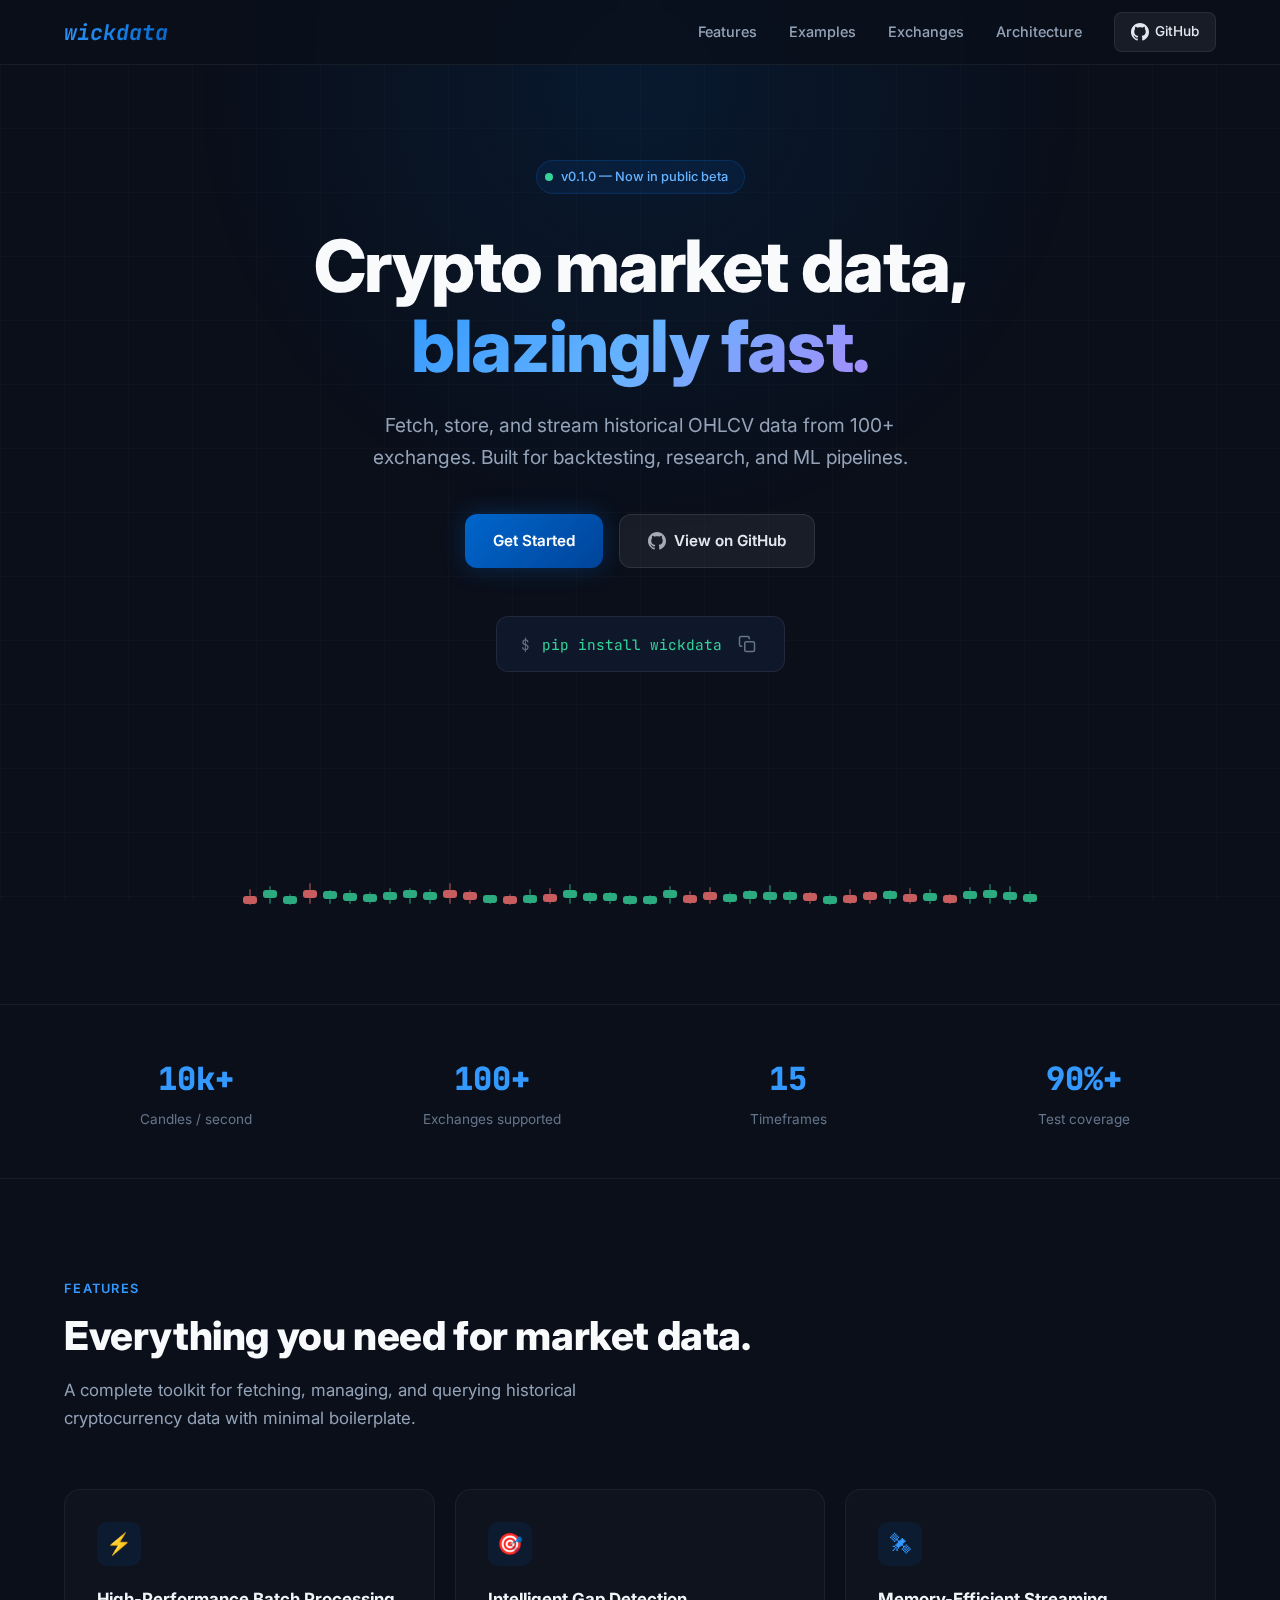
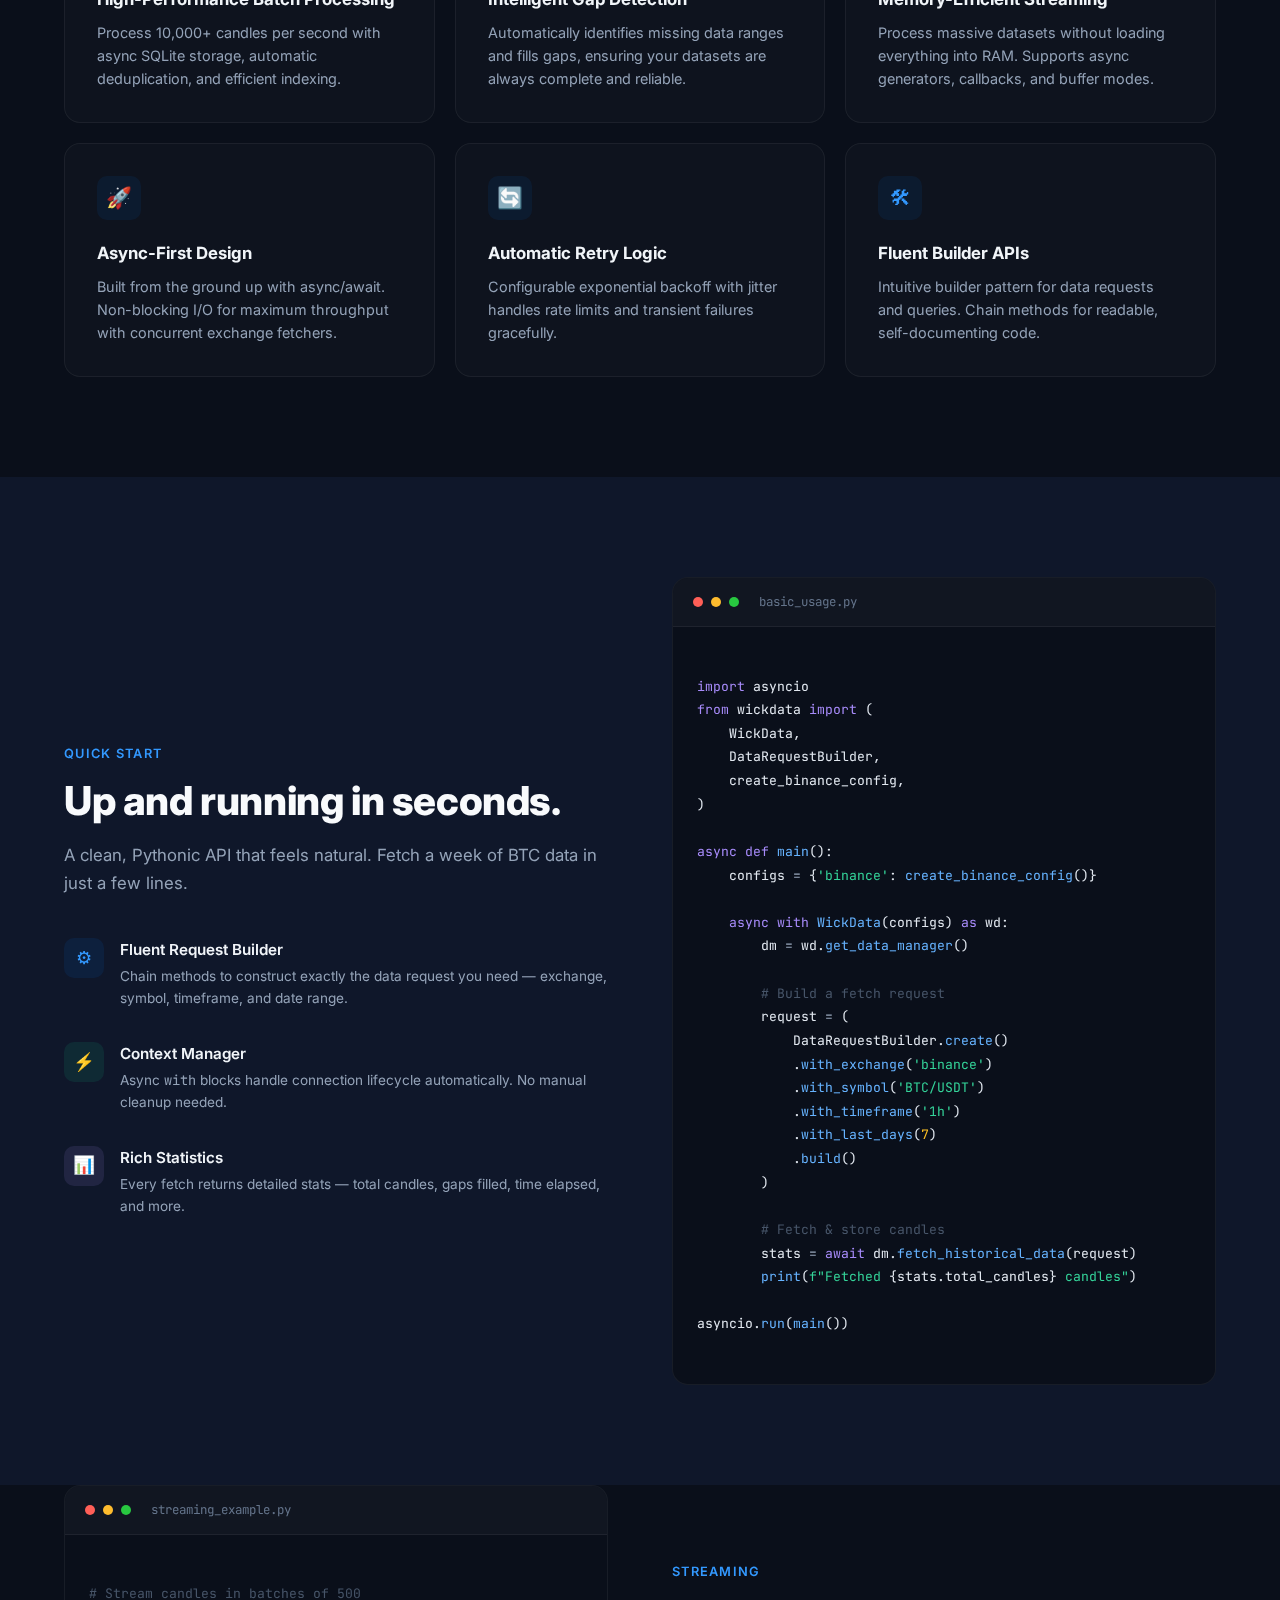
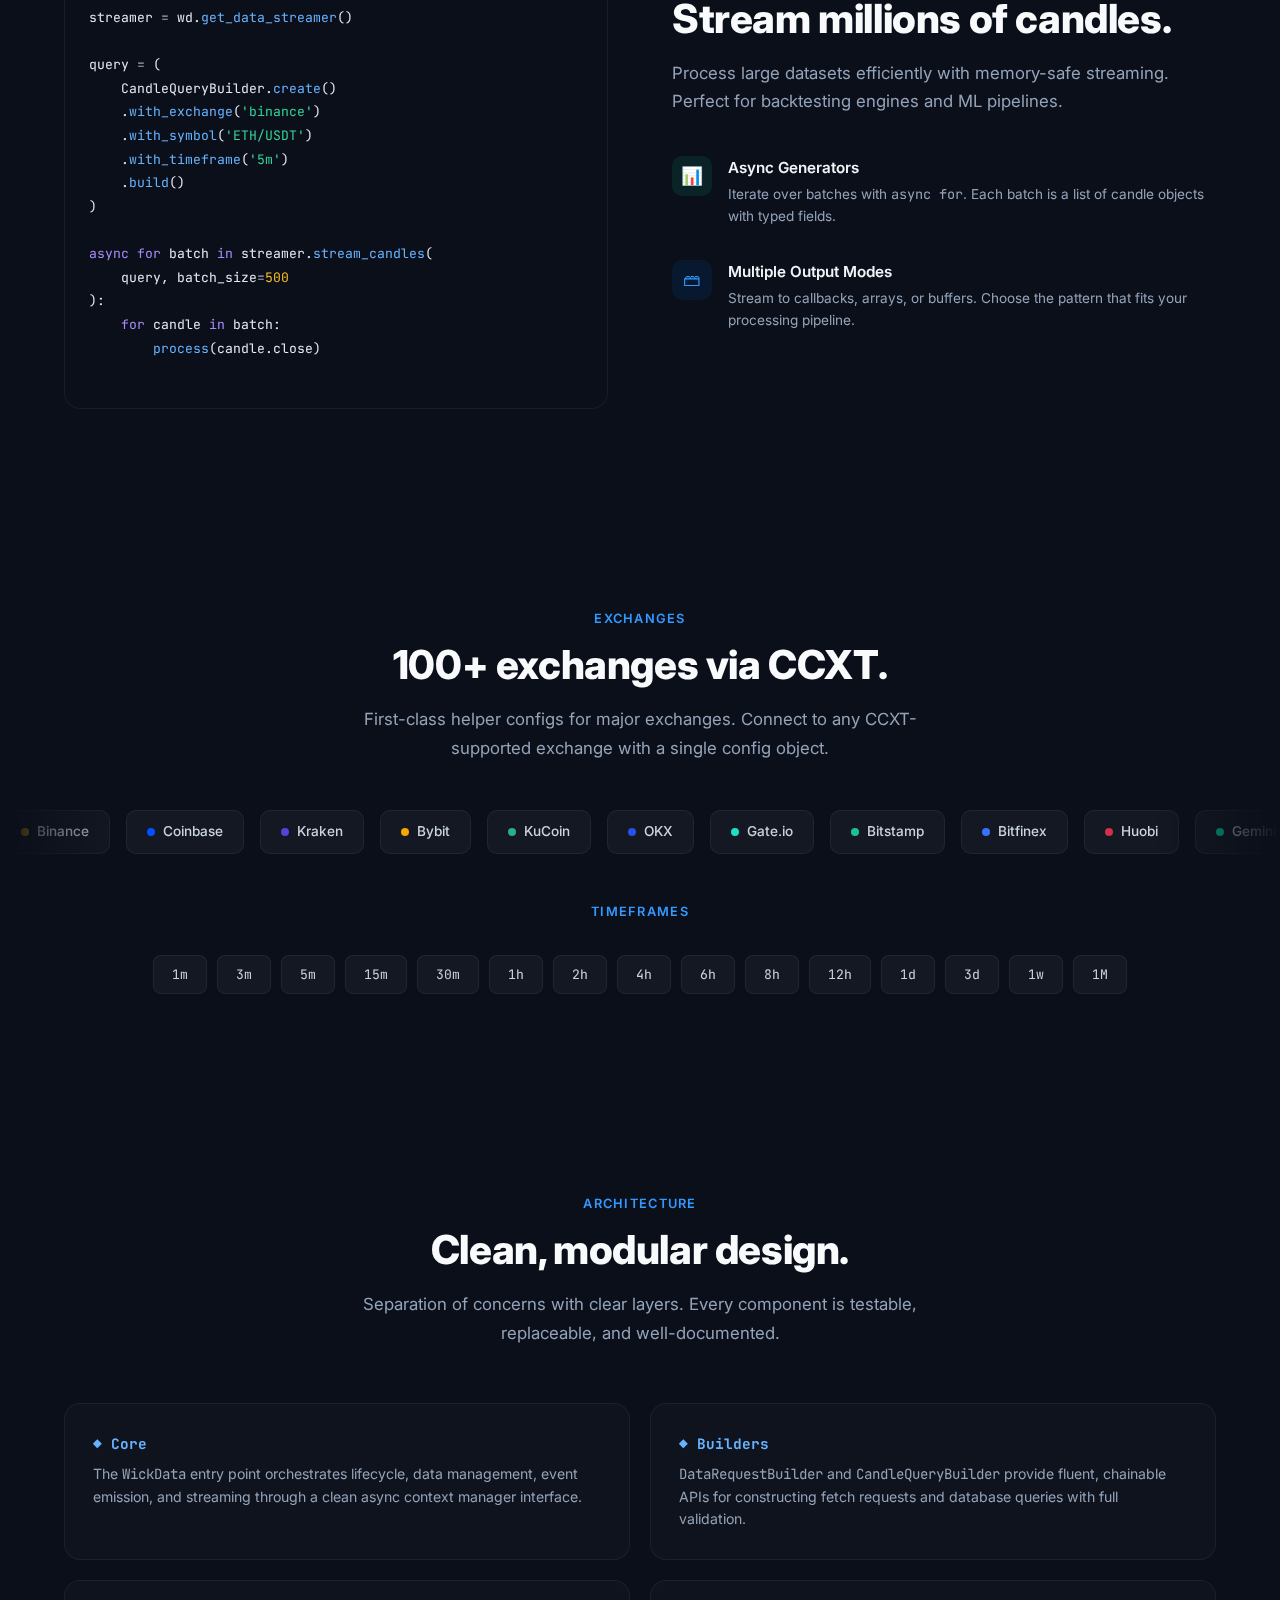
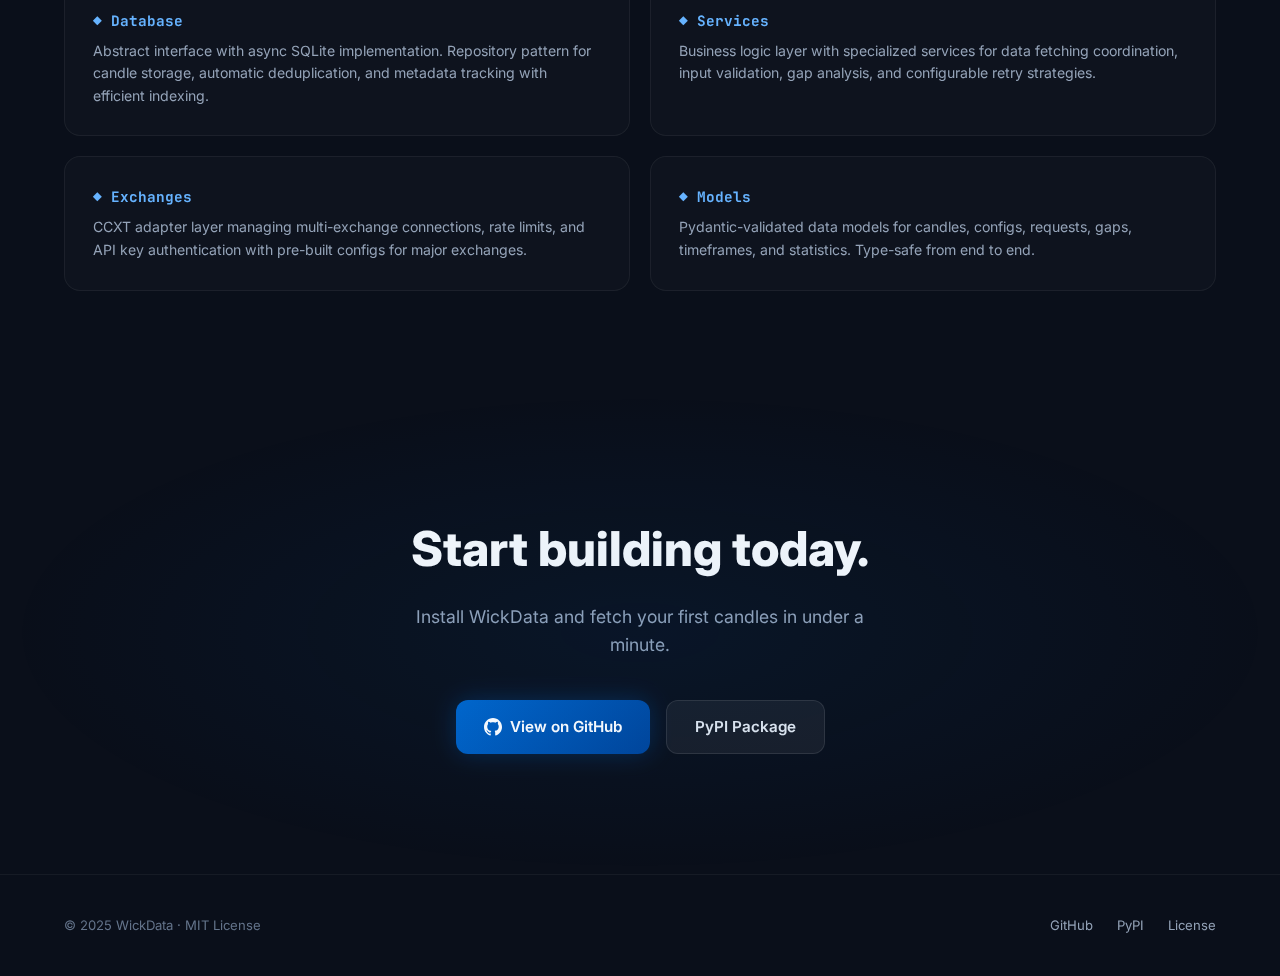
<file: wickdata/index.html>
<!DOCTYPE html>
<html lang="en">
<head>
  <meta charset="UTF-8">
  <meta name="viewport" content="width=device-width, initial-scale=1.0">
  <title>WickData - High-Performance Crypto Market Data for Python</title>
  <meta name="description" content="Fetch, store, and stream historical cryptocurrency market data from 100+ exchanges. 10,000+ candles/second. Async-first. Python 3.9+.">
  <link rel="preconnect" href="https://fonts.googleapis.com">
  <link rel="preconnect" href="https://fonts.gstatic.com" crossorigin>
  <link href="https://fonts.googleapis.com/css2?family=Inter:wght@400;500;600;700;800&family=JetBrains+Mono:wght@400;500;600&display=swap" rel="stylesheet">
  <style>
    *, *::before, *::after { margin: 0; padding: 0; box-sizing: border-box; }

    :root {
      --blue-500: #0066cc;
      --blue-600: #004499;
      --blue-400: #3399ff;
      --blue-300: #66b3ff;
      --green-400: #34d399;
      --green-500: #10b981;
      --purple-400: #a78bfa;
      --amber-400: #fbbf24;
      --red-400: #f87171;
      --gray-50: #f8fafc;
      --gray-100: #f1f5f9;
      --gray-200: #e2e8f0;
      --gray-300: #cbd5e1;
      --gray-400: #94a3b8;
      --gray-500: #64748b;
      --gray-600: #475569;
      --gray-700: #334155;
      --gray-800: #1e293b;
      --gray-850: #162032;
      --gray-900: #0f172a;
      --gray-950: #0a0f1a;
    }

    html { scroll-behavior: smooth; }

    body {
      font-family: 'Inter', -apple-system, BlinkMacSystemFont, sans-serif;
      background: var(--gray-950);
      color: var(--gray-200);
      line-height: 1.6;
      overflow-x: hidden;
    }

    /* ── Utility ── */
    .container { max-width: 1200px; margin: 0 auto; padding: 0 24px; }
    code, .mono { font-family: 'JetBrains Mono', 'Consolas', monospace; }
    .sr-only { position: absolute; width: 1px; height: 1px; padding: 0; margin: -1px; overflow: hidden; clip: rect(0,0,0,0); border: 0; }

    /* ── Animated background grid ── */
    .bg-grid {
      position: fixed; inset: 0; z-index: -1;
      background-image:
        linear-gradient(rgba(255,255,255,.02) 1px, transparent 1px),
        linear-gradient(90deg, rgba(255,255,255,.02) 1px, transparent 1px);
      background-size: 64px 64px;
    }
    .bg-glow {
      position: fixed; top: -40%; left: 50%; transform: translateX(-50%);
      width: 900px; height: 900px; border-radius: 50%; z-index: -1;
      background: radial-gradient(circle, rgba(0,102,204,.12) 0%, transparent 70%);
      pointer-events: none;
    }

    /* ── Navigation ── */
    nav {
      position: fixed; top: 0; left: 0; right: 0; z-index: 100;
      backdrop-filter: blur(16px); -webkit-backdrop-filter: blur(16px);
      background: rgba(10,15,26,.75);
      border-bottom: 1px solid rgba(255,255,255,.06);
    }
    nav .container {
      display: flex; align-items: center; justify-content: space-between;
      height: 64px;
    }
    .nav-logo {
      font-family: 'JetBrains Mono', monospace;
      font-size: 1.35rem; font-weight: 700; font-style: italic;
      background: linear-gradient(135deg, var(--blue-400), var(--blue-500));
      -webkit-background-clip: text; -webkit-text-fill-color: transparent;
      text-decoration: none;
    }
    .nav-links { display: flex; gap: 32px; align-items: center; }
    .nav-links a {
      color: var(--gray-400); text-decoration: none; font-size: .9rem;
      font-weight: 500; transition: color .2s;
    }
    .nav-links a:hover { color: var(--gray-100); }
    .nav-gh {
      display: flex; align-items: center; gap: 6px;
      padding: 8px 16px; border-radius: 8px;
      background: rgba(255,255,255,.06); border: 1px solid rgba(255,255,255,.08);
      color: var(--gray-200) !important; font-size: .85rem !important;
      transition: background .2s, border-color .2s;
    }
    .nav-gh:hover { background: rgba(255,255,255,.1); border-color: rgba(255,255,255,.14); }
    .nav-gh svg { width: 18px; height: 18px; fill: currentColor; }

    /* ── Hero ── */
    .hero {
      padding: 160px 0 100px; text-align: center;
      position: relative;
    }
    .hero-badge {
      display: inline-flex; align-items: center; gap: 8px;
      padding: 6px 16px 6px 8px; border-radius: 100px;
      background: rgba(0,102,204,.1); border: 1px solid rgba(0,102,204,.25);
      font-size: .8rem; color: var(--blue-300); margin-bottom: 32px;
      font-weight: 500;
    }
    .hero-badge .dot {
      width: 8px; height: 8px; border-radius: 50%;
      background: var(--green-400);
      animation: pulse-dot 2s ease-in-out infinite;
    }
    @keyframes pulse-dot {
      0%, 100% { opacity: 1; }
      50% { opacity: .4; }
    }
    .hero h1 {
      font-size: clamp(2.8rem, 6vw, 4.5rem);
      font-weight: 800; line-height: 1.1;
      color: var(--gray-50);
      margin-bottom: 24px;
      letter-spacing: -.02em;
    }
    .hero h1 .gradient {
      background: linear-gradient(135deg, var(--blue-400), var(--blue-300), var(--purple-400));
      -webkit-background-clip: text; -webkit-text-fill-color: transparent;
    }
    .hero p {
      font-size: 1.2rem; max-width: 600px; margin: 0 auto 40px;
      color: var(--gray-400); line-height: 1.7;
    }
    .hero-actions { display: flex; gap: 16px; justify-content: center; flex-wrap: wrap; }
    .btn {
      display: inline-flex; align-items: center; gap: 8px;
      padding: 14px 28px; border-radius: 12px;
      font-size: .95rem; font-weight: 600;
      text-decoration: none; transition: all .2s;
      cursor: pointer; border: none;
    }
    .btn-primary {
      background: linear-gradient(135deg, var(--blue-500), var(--blue-600));
      color: #fff; box-shadow: 0 0 24px rgba(0,102,204,.3);
    }
    .btn-primary:hover {
      box-shadow: 0 0 40px rgba(0,102,204,.45);
      transform: translateY(-1px);
    }
    .btn-secondary {
      background: rgba(255,255,255,.06); color: var(--gray-200);
      border: 1px solid rgba(255,255,255,.1);
    }
    .btn-secondary:hover { background: rgba(255,255,255,.1); }

    /* ── Install snippet ── */
    .install-bar {
      display: inline-flex; align-items: center; gap: 12px;
      margin-top: 48px; padding: 14px 24px;
      background: var(--gray-900); border: 1px solid rgba(255,255,255,.08);
      border-radius: 12px; font-family: 'JetBrains Mono', monospace;
      font-size: .9rem;
    }
    .install-bar .prompt { color: var(--gray-500); user-select: none; }
    .install-bar .cmd { color: var(--green-400); }
    .install-bar button {
      background: none; border: none; color: var(--gray-500);
      cursor: pointer; padding: 4px; border-radius: 4px; transition: color .2s;
      display: flex; align-items: center;
    }
    .install-bar button:hover { color: var(--gray-200); }
    .install-bar button svg { width: 18px; height: 18px; }

    /* ── Candlestick visual ── */
    .hero-visual {
      margin-top: 72px;
      display: flex; justify-content: center; align-items: flex-end;
      gap: 6px; height: 160px;
      opacity: .8;
    }
    .candle {
      display: flex; flex-direction: column; align-items: center;
      animation: candle-rise .8s ease-out both;
    }
    .candle .wick {
      width: 2px; background: var(--gray-600); border-radius: 1px;
    }
    .candle .body {
      width: 14px; border-radius: 3px; min-height: 8px;
    }
    .candle.green .body { background: var(--green-400); }
    .candle.red .body { background: var(--red-400); }
    .candle.green .wick { background: var(--green-400); opacity: .5; }
    .candle.red .wick { background: var(--red-400); opacity: .5; }
    @keyframes candle-rise {
      from { transform: translateY(20px); opacity: 0; }
      to { transform: translateY(0); opacity: 1; }
    }

    /* ── Stats row ── */
    .stats {
      padding: 48px 0; border-top: 1px solid rgba(255,255,255,.05);
      border-bottom: 1px solid rgba(255,255,255,.05);
    }
    .stats .container {
      display: grid; grid-template-columns: repeat(4, 1fr); gap: 32px;
    }
    .stat { text-align: center; }
    .stat-value {
      font-size: 2rem; font-weight: 800; color: var(--gray-50);
      font-family: 'JetBrains Mono', monospace;
    }
    .stat-value .accent { color: var(--blue-400); }
    .stat-label { font-size: .85rem; color: var(--gray-500); margin-top: 4px; }

    /* ── Section basics ── */
    section { padding: 100px 0; }
    .section-label {
      font-size: .8rem; font-weight: 600; text-transform: uppercase;
      letter-spacing: .1em; color: var(--blue-400); margin-bottom: 12px;
    }
    .section-title {
      font-size: clamp(1.8rem, 4vw, 2.5rem); font-weight: 800;
      color: var(--gray-50); line-height: 1.2; margin-bottom: 16px;
      letter-spacing: -.01em;
    }
    .section-subtitle {
      font-size: 1.05rem; color: var(--gray-400); max-width: 560px;
      line-height: 1.7;
    }

    /* ── Features grid ── */
    .features-grid {
      display: grid; grid-template-columns: repeat(3, 1fr);
      gap: 20px; margin-top: 56px;
    }
    .feature-card {
      padding: 32px; border-radius: 16px;
      background: rgba(255,255,255,.02);
      border: 1px solid rgba(255,255,255,.06);
      transition: border-color .3s, background .3s;
    }
    .feature-card:hover {
      border-color: rgba(0,102,204,.3);
      background: rgba(0,102,204,.04);
    }
    .feature-icon {
      width: 44px; height: 44px; border-radius: 10px;
      display: flex; align-items: center; justify-content: center;
      margin-bottom: 20px; font-size: 1.3rem;
      background: rgba(0,102,204,.1); color: var(--blue-400);
    }
    .feature-card h3 {
      font-size: 1.05rem; font-weight: 700; color: var(--gray-100);
      margin-bottom: 8px;
    }
    .feature-card p { font-size: .9rem; color: var(--gray-400); line-height: 1.6; }

    /* ── Code showcase ── */
    .code-section { background: var(--gray-900); border-radius: 0; }
    .code-layout {
      display: grid; grid-template-columns: 1fr 1fr; gap: 64px;
      align-items: center;
    }
    .code-block {
      background: var(--gray-950);
      border: 1px solid rgba(255,255,255,.06);
      border-radius: 16px; overflow: hidden;
    }
    .code-header {
      display: flex; align-items: center; gap: 8px;
      padding: 14px 20px;
      background: rgba(255,255,255,.03);
      border-bottom: 1px solid rgba(255,255,255,.06);
    }
    .code-dot { width: 10px; height: 10px; border-radius: 50%; }
    .code-dot:nth-child(1) { background: #ff5f57; }
    .code-dot:nth-child(2) { background: #febc2e; }
    .code-dot:nth-child(3) { background: #28c840; }
    .code-filename {
      margin-left: 12px; font-size: .78rem; color: var(--gray-500);
      font-family: 'JetBrains Mono', monospace;
    }
    .code-body {
      padding: 24px; overflow-x: auto;
      font-family: 'JetBrains Mono', monospace;
      font-size: .82rem; line-height: 1.8;
      white-space: pre;
    }
    .code-body .kw { color: var(--purple-400); }
    .code-body .fn { color: var(--blue-300); }
    .code-body .str { color: var(--green-400); }
    .code-body .cm { color: var(--gray-600); }
    .code-body .num { color: var(--amber-400); }
    .code-body .op { color: var(--gray-400); }
    .code-body .var { color: var(--gray-200); }

    .code-features { display: flex; flex-direction: column; gap: 32px; }
    .code-feature { display: flex; gap: 16px; }
    .code-feature-icon {
      width: 40px; height: 40px; min-width: 40px; border-radius: 10px;
      display: flex; align-items: center; justify-content: center;
      font-size: 1.1rem;
    }
    .code-feature-icon.blue { background: rgba(0,102,204,.12); color: var(--blue-400); }
    .code-feature-icon.green { background: rgba(16,185,129,.12); color: var(--green-400); }
    .code-feature-icon.purple { background: rgba(167,139,250,.12); color: var(--purple-400); }
    .code-feature h4 { font-size: .95rem; font-weight: 600; color: var(--gray-100); margin-bottom: 4px; }
    .code-feature p { font-size: .85rem; color: var(--gray-400); line-height: 1.6; }

    /* ── Exchanges ── */
    .exchanges-marquee {
      display: flex; gap: 16px; margin-top: 48px;
      overflow: hidden; mask-image: linear-gradient(90deg, transparent, black 10%, black 90%, transparent);
      -webkit-mask-image: linear-gradient(90deg, transparent, black 10%, black 90%, transparent);
    }
    .exchanges-track {
      display: flex; gap: 16px; animation: scroll 30s linear infinite;
    }
    @keyframes scroll {
      to { transform: translateX(-50%); }
    }
    .exchange-chip {
      display: flex; align-items: center; gap: 8px;
      padding: 10px 20px; border-radius: 10px;
      background: rgba(255,255,255,.04); border: 1px solid rgba(255,255,255,.06);
      white-space: nowrap; font-size: .85rem; font-weight: 500;
      color: var(--gray-300);
    }
    .exchange-chip .dot { width: 8px; height: 8px; border-radius: 50%; }

    /* ── Timeframes ── */
    .tf-grid {
      display: flex; flex-wrap: wrap; gap: 10px; margin-top: 32px;
      justify-content: center;
    }
    .tf-chip {
      padding: 8px 18px; border-radius: 8px;
      background: rgba(255,255,255,.04); border: 1px solid rgba(255,255,255,.06);
      font-family: 'JetBrains Mono', monospace;
      font-size: .82rem; color: var(--gray-300);
      transition: border-color .2s, color .2s;
    }
    .tf-chip:hover { border-color: var(--blue-500); color: var(--blue-300); }

    /* ── Architecture ── */
    .arch-grid {
      display: grid; grid-template-columns: repeat(2, 1fr);
      gap: 20px; margin-top: 56px;
    }
    .arch-card {
      padding: 28px; border-radius: 16px;
      background: rgba(255,255,255,.02);
      border: 1px solid rgba(255,255,255,.06);
    }
    .arch-card h3 {
      font-family: 'JetBrains Mono', monospace;
      font-size: .9rem; color: var(--blue-300); margin-bottom: 8px;
      display: flex; align-items: center; gap: 8px;
    }
    .arch-card p { font-size: .88rem; color: var(--gray-400); line-height: 1.6; }

    /* ── CTA ── */
    .cta {
      text-align: center; padding: 120px 0;
      position: relative;
    }
    .cta::before {
      content: ''; position: absolute; inset: 0;
      background: radial-gradient(ellipse at center, rgba(0,102,204,.08) 0%, transparent 70%);
      pointer-events: none;
    }
    .cta h2 {
      font-size: clamp(2rem, 4vw, 3rem); font-weight: 800;
      color: var(--gray-50); margin-bottom: 16px;
    }
    .cta p { font-size: 1.1rem; color: var(--gray-400); margin-bottom: 40px; max-width: 500px; margin-left: auto; margin-right: auto; }

    /* ── Footer ── */
    footer {
      padding: 40px 0;
      border-top: 1px solid rgba(255,255,255,.05);
    }
    footer .container {
      display: flex; align-items: center; justify-content: space-between;
    }
    footer p { font-size: .82rem; color: var(--gray-500); }
    footer a { color: var(--gray-400); text-decoration: none; transition: color .2s; }
    footer a:hover { color: var(--gray-200); }
    .footer-links { display: flex; gap: 24px; }
    .footer-links a { font-size: .82rem; }

    /* ── Responsive ── */
    @media (max-width: 900px) {
      .features-grid { grid-template-columns: 1fr 1fr; }
      .code-layout { grid-template-columns: 1fr; }
      .arch-grid { grid-template-columns: 1fr; }
      .stats .container { grid-template-columns: repeat(2, 1fr); }
      .nav-links a:not(.nav-gh) { display: none; }
    }
    @media (max-width: 600px) {
      .features-grid { grid-template-columns: 1fr; }
      .stats .container { grid-template-columns: 1fr; }
      .hero-actions { flex-direction: column; align-items: center; }
      footer .container { flex-direction: column; gap: 16px; text-align: center; }
      .hero-visual { gap: 4px; }
      .candle .body { width: 10px; }
    }
  </style>
</head>
<body>

<div class="bg-grid"></div>
<div class="bg-glow"></div>

<!-- ── Nav ── -->
<nav>
  <div class="container">
    <a href="#" class="nav-logo">wickdata</a>
    <div class="nav-links">
      <a href="#features">Features</a>
      <a href="#code">Examples</a>
      <a href="#exchanges">Exchanges</a>
      <a href="#architecture">Architecture</a>
      <a href="https://github.com/h2337/wickdata" class="nav-gh" target="_blank" rel="noopener">
        <svg viewBox="0 0 24 24"><path d="M12 0C5.37 0 0 5.37 0 12c0 5.3 3.438 9.8 8.205 11.387.6.113.82-.258.82-.577 0-.285-.01-1.04-.015-2.04-3.338.724-4.042-1.61-4.042-1.61-.546-1.387-1.333-1.756-1.333-1.756-1.09-.745.083-.73.083-.73 1.205.085 1.838 1.236 1.838 1.236 1.07 1.835 2.809 1.305 3.495.998.108-.776.418-1.305.762-1.605-2.665-.3-5.466-1.332-5.466-5.93 0-1.31.465-2.38 1.235-3.22-.135-.303-.54-1.523.105-3.176 0 0 1.005-.322 3.3 1.23.96-.267 1.98-.399 3-.405 1.02.006 2.04.138 3 .405 2.28-1.552 3.285-1.23 3.285-1.23.645 1.653.24 2.873.12 3.176.765.84 1.23 1.91 1.23 3.22 0 4.61-2.805 5.625-5.475 5.92.42.36.81 1.096.81 2.22 0 1.605-.015 2.896-.015 3.286 0 .315.21.694.825.576C20.565 21.795 24 17.295 24 12 24 5.37 18.63 0 12 0z"/></svg>
        GitHub
      </a>
    </div>
  </div>
</nav>

<!-- ── Hero ── -->
<section class="hero">
  <div class="container">
    <div class="hero-badge">
      <span class="dot"></span>
      v0.1.0 &mdash; Now in public beta
    </div>
    <h1>
      Crypto market data,<br>
      <span class="gradient">blazingly fast.</span>
    </h1>
    <p>
      Fetch, store, and stream historical OHLCV data from 100+ exchanges.
      Built for backtesting, research, and ML pipelines.
    </p>
    <div class="hero-actions">
      <a href="#code" class="btn btn-primary">Get Started</a>
      <a href="https://github.com/h2337/wickdata" class="btn btn-secondary" target="_blank" rel="noopener">
        <svg width="18" height="18" viewBox="0 0 24 24" fill="currentColor" style="opacity:.7"><path d="M12 0C5.37 0 0 5.37 0 12c0 5.3 3.438 9.8 8.205 11.387.6.113.82-.258.82-.577 0-.285-.01-1.04-.015-2.04-3.338.724-4.042-1.61-4.042-1.61-.546-1.387-1.333-1.756-1.333-1.756-1.09-.745.083-.73.083-.73 1.205.085 1.838 1.236 1.838 1.236 1.07 1.835 2.809 1.305 3.495.998.108-.776.418-1.305.762-1.605-2.665-.3-5.466-1.332-5.466-5.93 0-1.31.465-2.38 1.235-3.22-.135-.303-.54-1.523.105-3.176 0 0 1.005-.322 3.3 1.23.96-.267 1.98-.399 3-.405 1.02.006 2.04.138 3 .405 2.28-1.552 3.285-1.23 3.285-1.23.645 1.653.24 2.873.12 3.176.765.84 1.23 1.91 1.23 3.22 0 4.61-2.805 5.625-5.475 5.92.42.36.81 1.096.81 2.22 0 1.605-.015 2.896-.015 3.286 0 .315.21.694.825.576C20.565 21.795 24 17.295 24 12 24 5.37 18.63 0 12 0z"/></svg>
        View on GitHub
      </a>
    </div>

    <div class="install-bar">
      <span class="prompt">$</span>
      <span class="cmd">pip install wickdata</span>
      <button onclick="navigator.clipboard.writeText('pip install wickdata')" title="Copy to clipboard">
        <svg viewBox="0 0 24 24" fill="none" stroke="currentColor" stroke-width="2" stroke-linecap="round" stroke-linejoin="round"><rect x="9" y="9" width="13" height="13" rx="2"/><path d="M5 15H4a2 2 0 01-2-2V4a2 2 0 012-2h9a2 2 0 012 2v1"/></svg>
      </button>
    </div>

    <!-- Candlestick chart decoration -->
    <div class="hero-visual" id="candle-chart" aria-hidden="true"></div>
  </div>
</section>

<!-- ── Stats ── -->
<div class="stats">
  <div class="container">
    <div class="stat">
      <div class="stat-value"><span class="accent">10k+</span></div>
      <div class="stat-label">Candles / second</div>
    </div>
    <div class="stat">
      <div class="stat-value"><span class="accent">100+</span></div>
      <div class="stat-label">Exchanges supported</div>
    </div>
    <div class="stat">
      <div class="stat-value"><span class="accent">15</span></div>
      <div class="stat-label">Timeframes</div>
    </div>
    <div class="stat">
      <div class="stat-value"><span class="accent">90%+</span></div>
      <div class="stat-label">Test coverage</div>
    </div>
  </div>
</div>

<!-- ── Features ── -->
<section id="features">
  <div class="container">
    <div class="section-label">Features</div>
    <div class="section-title">Everything you need for market data.</div>
    <p class="section-subtitle">
      A complete toolkit for fetching, managing, and querying historical cryptocurrency data with minimal boilerplate.
    </p>
    <div class="features-grid">
      <div class="feature-card">
        <div class="feature-icon">&#9889;</div>
        <h3>High-Performance Batch Processing</h3>
        <p>Process 10,000+ candles per second with async SQLite storage, automatic deduplication, and efficient indexing.</p>
      </div>
      <div class="feature-card">
        <div class="feature-icon">&#127919;</div>
        <h3>Intelligent Gap Detection</h3>
        <p>Automatically identifies missing data ranges and fills gaps, ensuring your datasets are always complete and reliable.</p>
      </div>
      <div class="feature-card">
        <div class="feature-icon">&#128752;</div>
        <h3>Memory-Efficient Streaming</h3>
        <p>Process massive datasets without loading everything into RAM. Supports async generators, callbacks, and buffer modes.</p>
      </div>
      <div class="feature-card">
        <div class="feature-icon">&#128640;</div>
        <h3>Async-First Design</h3>
        <p>Built from the ground up with async/await. Non-blocking I/O for maximum throughput with concurrent exchange fetchers.</p>
      </div>
      <div class="feature-card">
        <div class="feature-icon">&#128260;</div>
        <h3>Automatic Retry Logic</h3>
        <p>Configurable exponential backoff with jitter handles rate limits and transient failures gracefully.</p>
      </div>
      <div class="feature-card">
        <div class="feature-icon">&#128736;</div>
        <h3>Fluent Builder APIs</h3>
        <p>Intuitive builder pattern for data requests and queries. Chain methods for readable, self-documenting code.</p>
      </div>
    </div>
  </div>
</section>

<!-- ── Code Showcase ── -->
<section id="code" class="code-section">
  <div class="container">
    <div class="code-layout">
      <div>
        <div class="section-label">Quick Start</div>
        <div class="section-title">Up and running in seconds.</div>
        <p class="section-subtitle" style="margin-bottom:40px;">
          A clean, Pythonic API that feels natural. Fetch a week of BTC data in just a few lines.
        </p>
        <div class="code-features">
          <div class="code-feature">
            <div class="code-feature-icon blue">&#9881;</div>
            <div>
              <h4>Fluent Request Builder</h4>
              <p>Chain methods to construct exactly the data request you need &mdash; exchange, symbol, timeframe, and date range.</p>
            </div>
          </div>
          <div class="code-feature">
            <div class="code-feature-icon green">&#9889;</div>
            <div>
              <h4>Context Manager</h4>
              <p>Async <code>with</code> blocks handle connection lifecycle automatically. No manual cleanup needed.</p>
            </div>
          </div>
          <div class="code-feature">
            <div class="code-feature-icon purple">&#128202;</div>
            <div>
              <h4>Rich Statistics</h4>
              <p>Every fetch returns detailed stats &mdash; total candles, gaps filled, time elapsed, and more.</p>
            </div>
          </div>
        </div>
      </div>
      <div class="code-block">
        <div class="code-header">
          <span class="code-dot"></span>
          <span class="code-dot"></span>
          <span class="code-dot"></span>
          <span class="code-filename">basic_usage.py</span>
        </div>
        <div class="code-body">
<span class="kw">import</span> <span class="var">asyncio</span>
<span class="kw">from</span> <span class="var">wickdata</span> <span class="kw">import</span> (
    <span class="var">WickData</span>,
    <span class="var">DataRequestBuilder</span>,
    <span class="var">create_binance_config</span>,
)

<span class="kw">async def</span> <span class="fn">main</span>():
    <span class="var">configs</span> <span class="op">=</span> {<span class="str">'binance'</span>: <span class="fn">create_binance_config</span>()}

    <span class="kw">async with</span> <span class="fn">WickData</span>(<span class="var">configs</span>) <span class="kw">as</span> <span class="var">wd</span>:
        <span class="var">dm</span> <span class="op">=</span> <span class="var">wd</span>.<span class="fn">get_data_manager</span>()

        <span class="cm"># Build a fetch request</span>
        <span class="var">request</span> <span class="op">=</span> (
            <span class="var">DataRequestBuilder</span>.<span class="fn">create</span>()
            .<span class="fn">with_exchange</span>(<span class="str">'binance'</span>)
            .<span class="fn">with_symbol</span>(<span class="str">'BTC/USDT'</span>)
            .<span class="fn">with_timeframe</span>(<span class="str">'1h'</span>)
            .<span class="fn">with_last_days</span>(<span class="num">7</span>)
            .<span class="fn">build</span>()
        )

        <span class="cm"># Fetch &amp; store candles</span>
        <span class="var">stats</span> <span class="op">=</span> <span class="kw">await</span> <span class="var">dm</span>.<span class="fn">fetch_historical_data</span>(<span class="var">request</span>)
        <span class="fn">print</span>(<span class="str">f"Fetched </span>{<span class="var">stats</span>.<span class="var">total_candles</span>}<span class="str"> candles"</span>)

<span class="var">asyncio</span>.<span class="fn">run</span>(<span class="fn">main</span>())
        </div>
      </div>
    </div>
  </div>
</section>

<!-- ── Streaming Code Example ── -->
<section style="padding-top: 0;">
  <div class="container">
    <div class="code-layout" style="direction:rtl;">
      <div style="direction:ltr;">
        <div class="section-label">Streaming</div>
        <div class="section-title">Stream millions of candles.</div>
        <p class="section-subtitle" style="margin-bottom:40px;">
          Process large datasets efficiently with memory-safe streaming. Perfect for backtesting engines and ML pipelines.
        </p>
        <div class="code-features">
          <div class="code-feature">
            <div class="code-feature-icon green">&#128202;</div>
            <div>
              <h4>Async Generators</h4>
              <p>Iterate over batches with <code>async for</code>. Each batch is a list of candle objects with typed fields.</p>
            </div>
          </div>
          <div class="code-feature">
            <div class="code-feature-icon blue">&#128451;</div>
            <div>
              <h4>Multiple Output Modes</h4>
              <p>Stream to callbacks, arrays, or buffers. Choose the pattern that fits your processing pipeline.</p>
            </div>
          </div>
        </div>
      </div>
      <div class="code-block" style="direction:ltr;">
        <div class="code-header">
          <span class="code-dot"></span>
          <span class="code-dot"></span>
          <span class="code-dot"></span>
          <span class="code-filename">streaming_example.py</span>
        </div>
        <div class="code-body">
<span class="cm"># Stream candles in batches of 500</span>
<span class="var">streamer</span> <span class="op">=</span> <span class="var">wd</span>.<span class="fn">get_data_streamer</span>()

<span class="var">query</span> <span class="op">=</span> (
    <span class="var">CandleQueryBuilder</span>.<span class="fn">create</span>()
    .<span class="fn">with_exchange</span>(<span class="str">'binance'</span>)
    .<span class="fn">with_symbol</span>(<span class="str">'ETH/USDT'</span>)
    .<span class="fn">with_timeframe</span>(<span class="str">'5m'</span>)
    .<span class="fn">build</span>()
)

<span class="kw">async for</span> <span class="var">batch</span> <span class="kw">in</span> <span class="var">streamer</span>.<span class="fn">stream_candles</span>(
    <span class="var">query</span>, <span class="var">batch_size</span><span class="op">=</span><span class="num">500</span>
):
    <span class="kw">for</span> <span class="var">candle</span> <span class="kw">in</span> <span class="var">batch</span>:
        <span class="fn">process</span>(<span class="var">candle</span>.<span class="var">close</span>)
        </div>
      </div>
    </div>
  </div>
</section>

<!-- ── Exchanges ── -->
<section id="exchanges" style="text-align:center;">
  <div class="container">
    <div class="section-label">Exchanges</div>
    <div class="section-title" style="max-width:100%;">100+ exchanges via CCXT.</div>
    <p class="section-subtitle" style="margin:0 auto 8px;">
      First-class helper configs for major exchanges. Connect to any CCXT-supported exchange with a single config object.
    </p>
  </div>
  <div class="exchanges-marquee">
    <div class="exchanges-track">
      <div class="exchange-chip"><span class="dot" style="background:#f0b90b"></span> Binance</div>
      <div class="exchange-chip"><span class="dot" style="background:#0052ff"></span> Coinbase</div>
      <div class="exchange-chip"><span class="dot" style="background:#5741d9"></span> Kraken</div>
      <div class="exchange-chip"><span class="dot" style="background:#f7a600"></span> Bybit</div>
      <div class="exchange-chip"><span class="dot" style="background:#23af91"></span> KuCoin</div>
      <div class="exchange-chip"><span class="dot" style="background:#2354e6"></span> OKX</div>
      <div class="exchange-chip"><span class="dot" style="background:#1ce0c1"></span> Gate.io</div>
      <div class="exchange-chip"><span class="dot" style="background:#17c491"></span> Bitstamp</div>
      <div class="exchange-chip"><span class="dot" style="background:#3772ff"></span> Bitfinex</div>
      <div class="exchange-chip"><span class="dot" style="background:#cf304a"></span> Huobi</div>
      <div class="exchange-chip"><span class="dot" style="background:#00d4aa"></span> Gemini</div>
      <div class="exchange-chip"><span class="dot" style="background:#6271eb"></span> Phemex</div>
      <!-- duplicate set for seamless loop -->
      <div class="exchange-chip"><span class="dot" style="background:#f0b90b"></span> Binance</div>
      <div class="exchange-chip"><span class="dot" style="background:#0052ff"></span> Coinbase</div>
      <div class="exchange-chip"><span class="dot" style="background:#5741d9"></span> Kraken</div>
      <div class="exchange-chip"><span class="dot" style="background:#f7a600"></span> Bybit</div>
      <div class="exchange-chip"><span class="dot" style="background:#23af91"></span> KuCoin</div>
      <div class="exchange-chip"><span class="dot" style="background:#2354e6"></span> OKX</div>
      <div class="exchange-chip"><span class="dot" style="background:#1ce0c1"></span> Gate.io</div>
      <div class="exchange-chip"><span class="dot" style="background:#17c491"></span> Bitstamp</div>
      <div class="exchange-chip"><span class="dot" style="background:#3772ff"></span> Bitfinex</div>
      <div class="exchange-chip"><span class="dot" style="background:#cf304a"></span> Huobi</div>
      <div class="exchange-chip"><span class="dot" style="background:#00d4aa"></span> Gemini</div>
      <div class="exchange-chip"><span class="dot" style="background:#6271eb"></span> Phemex</div>
    </div>
  </div>
  <div class="container" style="margin-top:48px;">
    <div class="section-label" style="margin-top:32px;">Timeframes</div>
    <div class="tf-grid">
      <span class="tf-chip">1m</span>
      <span class="tf-chip">3m</span>
      <span class="tf-chip">5m</span>
      <span class="tf-chip">15m</span>
      <span class="tf-chip">30m</span>
      <span class="tf-chip">1h</span>
      <span class="tf-chip">2h</span>
      <span class="tf-chip">4h</span>
      <span class="tf-chip">6h</span>
      <span class="tf-chip">8h</span>
      <span class="tf-chip">12h</span>
      <span class="tf-chip">1d</span>
      <span class="tf-chip">3d</span>
      <span class="tf-chip">1w</span>
      <span class="tf-chip">1M</span>
    </div>
  </div>
</section>

<!-- ── Architecture ── -->
<section id="architecture">
  <div class="container">
    <div style="text-align:center;">
      <div class="section-label">Architecture</div>
      <div class="section-title">Clean, modular design.</div>
      <p class="section-subtitle" style="margin: 0 auto;">
        Separation of concerns with clear layers. Every component is testable, replaceable, and well-documented.
      </p>
    </div>
    <div class="arch-grid">
      <div class="arch-card">
        <h3>&#9670; Core</h3>
        <p>The <code>WickData</code> entry point orchestrates lifecycle, data management, event emission, and streaming through a clean async context manager interface.</p>
      </div>
      <div class="arch-card">
        <h3>&#9670; Builders</h3>
        <p><code>DataRequestBuilder</code> and <code>CandleQueryBuilder</code> provide fluent, chainable APIs for constructing fetch requests and database queries with full validation.</p>
      </div>
      <div class="arch-card">
        <h3>&#9670; Database</h3>
        <p>Abstract interface with async SQLite implementation. Repository pattern for candle storage, automatic deduplication, and metadata tracking with efficient indexing.</p>
      </div>
      <div class="arch-card">
        <h3>&#9670; Services</h3>
        <p>Business logic layer with specialized services for data fetching coordination, input validation, gap analysis, and configurable retry strategies.</p>
      </div>
      <div class="arch-card">
        <h3>&#9670; Exchanges</h3>
        <p>CCXT adapter layer managing multi-exchange connections, rate limits, and API key authentication with pre-built configs for major exchanges.</p>
      </div>
      <div class="arch-card">
        <h3>&#9670; Models</h3>
        <p>Pydantic-validated data models for candles, configs, requests, gaps, timeframes, and statistics. Type-safe from end to end.</p>
      </div>
    </div>
  </div>
</section>

<!-- ── CTA ── -->
<section class="cta">
  <div class="container">
    <h2>Start building today.</h2>
    <p>Install WickData and fetch your first candles in under a minute.</p>
    <div class="hero-actions">
      <a href="https://github.com/h2337/wickdata" class="btn btn-primary" target="_blank" rel="noopener">
        <svg width="18" height="18" viewBox="0 0 24 24" fill="currentColor"><path d="M12 0C5.37 0 0 5.37 0 12c0 5.3 3.438 9.8 8.205 11.387.6.113.82-.258.82-.577 0-.285-.01-1.04-.015-2.04-3.338.724-4.042-1.61-4.042-1.61-.546-1.387-1.333-1.756-1.333-1.756-1.09-.745.083-.73.083-.73 1.205.085 1.838 1.236 1.838 1.236 1.07 1.835 2.809 1.305 3.495.998.108-.776.418-1.305.762-1.605-2.665-.3-5.466-1.332-5.466-5.93 0-1.31.465-2.38 1.235-3.22-.135-.303-.54-1.523.105-3.176 0 0 1.005-.322 3.3 1.23.96-.267 1.98-.399 3-.405 1.02.006 2.04.138 3 .405 2.28-1.552 3.285-1.23 3.285-1.23.645 1.653.24 2.873.12 3.176.765.84 1.23 1.91 1.23 3.22 0 4.61-2.805 5.625-5.475 5.92.42.36.81 1.096.81 2.22 0 1.605-.015 2.896-.015 3.286 0 .315.21.694.825.576C20.565 21.795 24 17.295 24 12 24 5.37 18.63 0 12 0z"/></svg>
        View on GitHub
      </a>
      <a href="https://pypi.org/project/wickdata/" class="btn btn-secondary" target="_blank" rel="noopener">
        PyPI Package
      </a>
    </div>
  </div>
</section>

<!-- ── Footer ── -->
<footer>
  <div class="container">
    <p>&copy; 2025 WickData &middot; MIT License</p>
    <div class="footer-links">
      <a href="https://github.com/h2337/wickdata" target="_blank" rel="noopener">GitHub</a>
      <a href="https://pypi.org/project/wickdata/" target="_blank" rel="noopener">PyPI</a>
      <a href="https://github.com/h2337/wickdata/blob/master/LICENSE" target="_blank" rel="noopener">License</a>
    </div>
  </div>
</footer>

<script>
// Generate random candlestick chart in hero
(function() {
  const container = document.getElementById('candle-chart');
  const count = 40;
  let price = 50;

  for (let i = 0; i < count; i++) {
    const change = (Math.random() - 0.48) * 10;
    const open = price;
    const close = price + change;
    price = close;

    const high = Math.max(open, close) + Math.random() * 6;
    const low = Math.min(open, close) - Math.random() * 6;

    const isGreen = close >= open;
    const bodyH = Math.max(Math.abs(close - open) * 1.2, 4);
    const wickTopH = (high - Math.max(open, close)) * 1.2;
    const wickBotH = (Math.min(open, close) - low) * 1.2;

    const candle = document.createElement('div');
    candle.className = 'candle ' + (isGreen ? 'green' : 'red');
    candle.style.animationDelay = (i * 0.03) + 's';

    candle.innerHTML =
      '<div class="wick" style="height:' + wickTopH + 'px"></div>' +
      '<div class="body" style="height:' + bodyH + 'px"></div>' +
      '<div class="wick" style="height:' + wickBotH + 'px"></div>';

    container.appendChild(candle);
  }
})();
</script>

</body>
</html>
</file>
<file: tsink/style.css>
/* ========================================
   tsink - Static Showcase Website (Light)
   Color palette from logo.svg:
     Primary:  #ff6b35 (warm orange)
     Secondary: #f7931e (golden orange)
     Dark text: #2c3e50 / #34495e (blue-gray)
   ======================================== */

:root {
  --bg: #ffffff;
  --bg-subtle: #f8f9fb;
  --bg-card: #ffffff;
  --bg-card-hover: #fefefe;
  --border: #e8e8ee;
  --border-light: #d4d4dd;
  --text: #2c3e50;
  --text-muted: #5a6a7a;
  --text-dim: #8895a4;
  --primary: #ff6b35;
  --primary-light: #ff8a5c;
  --primary-dark: #e55a25;
  --accent: #f7931e;
  --accent-light: #f9a94b;
  --green: #27ae60;
  --yellow: #f39c12;
  --red: #e74c3c;
  --cyan: #2980b9;
  --purple: #8e44ad;
  --navy: #2c3e50;
  --navy-light: #34495e;
  --code-bg: #1e2a38;
  --font: 'Inter', -apple-system, BlinkMacSystemFont, 'Segoe UI', sans-serif;
  --mono: 'JetBrains Mono', 'Fira Code', 'Cascadia Code', monospace;
  --radius: 12px;
  --radius-sm: 8px;
  --radius-lg: 16px;
  --shadow: 0 2px 12px rgba(44, 62, 80, 0.08);
  --shadow-md: 0 4px 24px rgba(44, 62, 80, 0.1);
  --shadow-lg: 0 8px 40px rgba(44, 62, 80, 0.12);
}

/* Reset */
*, *::before, *::after {
  margin: 0;
  padding: 0;
  box-sizing: border-box;
}

html {
  scroll-behavior: smooth;
  -webkit-font-smoothing: antialiased;
  -moz-osx-font-smoothing: grayscale;
}

body {
  font-family: var(--font);
  background: var(--bg);
  color: var(--text);
  line-height: 1.6;
  overflow-x: hidden;
}

/* Container */
.container {
  max-width: 1140px;
  margin: 0 auto;
  padding: 0 24px;
}

/* ===== Navigation ===== */
.navbar {
  position: fixed;
  top: 0;
  left: 0;
  right: 0;
  z-index: 100;
  padding: 14px 0;
  background: rgba(255, 255, 255, 0.85);
  backdrop-filter: blur(16px);
  -webkit-backdrop-filter: blur(16px);
  border-bottom: 1px solid transparent;
  transition: border-color 0.3s, box-shadow 0.3s;
}

.navbar.scrolled {
  border-bottom-color: var(--border);
  box-shadow: 0 1px 8px rgba(44, 62, 80, 0.06);
}

.nav-container {
  display: flex;
  align-items: center;
  justify-content: space-between;
}

.logo {
  display: flex;
  align-items: center;
  gap: 10px;
  text-decoration: none;
  color: var(--text);
  font-weight: 700;
  font-size: 1.25rem;
  letter-spacing: -0.02em;
}

.logo-icon {
  height: 36px;
  width: auto;
}

.nav-links {
  display: flex;
  align-items: center;
  gap: 28px;
}

.nav-links a {
  color: var(--text-muted);
  text-decoration: none;
  font-size: 0.88rem;
  font-weight: 500;
  transition: color 0.2s;
}

.nav-links a:hover {
  color: var(--primary);
}

.mobile-toggle {
  display: none;
  flex-direction: column;
  gap: 5px;
  background: none;
  border: none;
  cursor: pointer;
  padding: 4px;
}

.mobile-toggle span {
  display: block;
  width: 22px;
  height: 2px;
  background: var(--text-muted);
  border-radius: 2px;
  transition: 0.2s;
}

/* ===== Buttons ===== */
.btn {
  display: inline-flex;
  align-items: center;
  gap: 8px;
  padding: 10px 20px;
  border-radius: var(--radius-sm);
  font-family: var(--font);
  font-weight: 600;
  font-size: 0.9rem;
  text-decoration: none;
  border: none;
  cursor: pointer;
  transition: all 0.2s;
  white-space: nowrap;
}

.btn-sm {
  padding: 7px 14px;
  font-size: 0.85rem;
}

.btn-lg {
  padding: 14px 28px;
  font-size: 1rem;
}

.btn-primary {
  background: var(--primary);
  color: white;
}

.btn-primary:hover {
  background: var(--primary-dark);
  box-shadow: 0 4px 20px rgba(255, 107, 53, 0.3);
}

.btn-ghost {
  background: transparent;
  color: var(--text-muted);
  border: 1px solid var(--border);
}

.btn-ghost:hover {
  color: var(--text);
  border-color: var(--border-light);
  background: var(--bg-subtle);
}

.btn-outline {
  background: transparent;
  color: var(--text-muted);
  border: 1px solid var(--border);
}

.btn-outline:hover {
  color: var(--primary);
  border-color: var(--primary);
  background: rgba(255, 107, 53, 0.04);
}

/* ===== Hero ===== */
.hero {
  position: relative;
  padding: 160px 0 60px;
  overflow: hidden;
}

.hero-bg {
  position: absolute;
  inset: 0;
  pointer-events: none;
}

.grid-lines {
  position: absolute;
  inset: 0;
  background-image:
    linear-gradient(rgba(255, 107, 53, 0.04) 1px, transparent 1px),
    linear-gradient(90deg, rgba(255, 107, 53, 0.04) 1px, transparent 1px);
  background-size: 60px 60px;
  mask-image: radial-gradient(ellipse 60% 50% at 50% 30%, black 20%, transparent 70%);
  -webkit-mask-image: radial-gradient(ellipse 60% 50% at 50% 30%, black 20%, transparent 70%);
}

.glow {
  position: absolute;
  border-radius: 50%;
  filter: blur(120px);
}

.glow-1 {
  width: 600px;
  height: 600px;
  background: var(--primary);
  top: -300px;
  left: 50%;
  transform: translateX(-50%);
  opacity: 0.07;
}

.glow-2 {
  width: 400px;
  height: 400px;
  background: var(--accent);
  top: 100px;
  right: -100px;
  opacity: 0.05;
}

.hero-content {
  text-align: center;
  position: relative;
  z-index: 1;
}

.badge {
  display: inline-block;
  padding: 6px 16px;
  border-radius: 20px;
  font-size: 0.8rem;
  font-weight: 600;
  color: var(--primary);
  background: rgba(255, 107, 53, 0.08);
  border: 1px solid rgba(255, 107, 53, 0.2);
  margin-bottom: 24px;
  letter-spacing: 0.02em;
}

.badge-release {
  color: var(--green);
  background: rgba(39, 174, 96, 0.08);
  border-color: rgba(39, 174, 96, 0.25);
}

.hero h1 {
  font-size: clamp(2.5rem, 6vw, 4rem);
  font-weight: 800;
  line-height: 1.1;
  letter-spacing: -0.03em;
  margin-bottom: 20px;
  color: var(--navy);
}

.gradient-text {
  background: linear-gradient(135deg, var(--primary), var(--accent));
  -webkit-background-clip: text;
  -webkit-text-fill-color: transparent;
  background-clip: text;
}

.hero-subtitle {
  font-size: 1.15rem;
  color: var(--text-muted);
  max-width: 660px;
  margin: 0 auto 32px;
  line-height: 1.7;
}

.hero-actions {
  display: flex;
  gap: 16px;
  justify-content: center;
  margin-bottom: 48px;
}

.hero-stats {
  display: inline-flex;
  align-items: center;
  gap: 32px;
  padding: 20px 36px;
  background: var(--bg);
  border: 1px solid var(--border);
  border-radius: var(--radius);
  box-shadow: var(--shadow);
}

.stat {
  display: flex;
  flex-direction: column;
  align-items: center;
  gap: 4px;
}

.stat-value {
  font-size: 1.5rem;
  font-weight: 800;
  letter-spacing: -0.02em;
  color: var(--navy);
  font-family: var(--mono);
}

.stat-label {
  font-size: 0.78rem;
  color: var(--text-dim);
  font-weight: 500;
  text-transform: uppercase;
  letter-spacing: 0.06em;
}

.stat-divider {
  width: 1px;
  height: 36px;
  background: var(--border);
}

/* Hero Code Preview */
.hero-code-preview {
  margin-top: 56px;
  position: relative;
  z-index: 1;
}

/* ===== Code Window ===== */
.code-window {
  background: var(--code-bg);
  border: 1px solid #2a3a4e;
  border-radius: var(--radius);
  overflow: hidden;
  box-shadow: var(--shadow-lg);
}

.code-window-sm pre {
  padding: 16px 20px;
}

.code-titlebar {
  display: flex;
  align-items: center;
  gap: 12px;
  padding: 12px 16px;
  background: rgba(255, 255, 255, 0.03);
  border-bottom: 1px solid rgba(255, 255, 255, 0.06);
}

.code-dots {
  display: flex;
  gap: 6px;
}

.dot {
  width: 10px;
  height: 10px;
  border-radius: 50%;
}

.dot-red { background: #ff5f57; }
.dot-yellow { background: #febc2e; }
.dot-green { background: #28c840; }

.code-filename {
  font-family: var(--mono);
  font-size: 0.78rem;
  color: #6a7b8e;
}

.code-window pre {
  padding: 20px 24px;
  overflow-x: auto;
  line-height: 1.65;
}

.code-window code {
  font-family: var(--mono);
  font-size: 0.85rem;
  color: #c4cdd8;
}

/* Syntax highlighting (dark code blocks) */
.kw { color: #e07a5f; }
.fn { color: #61afef; }
.ty { color: #e5c07b; }
.str { color: #98c379; }
.num { color: #d19a66; }
.comment { color: #5c6a78; font-style: italic; }
.macro { color: #56b6c2; }

/* ===== Sections Common ===== */
.section-header {
  text-align: center;
  margin-bottom: 56px;
}

.section-header h2 {
  font-size: clamp(1.8rem, 4vw, 2.6rem);
  font-weight: 800;
  letter-spacing: -0.03em;
  line-height: 1.15;
  margin-bottom: 12px;
  color: var(--navy);
}

.section-header p {
  font-size: 1.05rem;
  color: var(--text-muted);
}

.section-header p code {
  font-family: var(--mono);
  font-size: 0.9rem;
  background: rgba(255, 107, 53, 0.08);
  padding: 2px 8px;
  border-radius: 4px;
  color: var(--primary-dark);
}

/* ===== What's New / Changelog ===== */
.whats-new {
  padding: 80px 0;
  background: linear-gradient(180deg, var(--bg-subtle) 0%, var(--bg) 100%);
}

.changelog-grid {
  display: grid;
  grid-template-columns: repeat(auto-fill, minmax(320px, 1fr));
  gap: 20px;
}

.changelog-item {
  display: flex;
  gap: 16px;
  padding: 24px;
  background: var(--bg);
  border: 1px solid var(--border);
  border-radius: var(--radius);
  transition: all 0.3s;
}

.changelog-item:hover {
  border-color: var(--border-light);
  box-shadow: var(--shadow-md);
  transform: translateY(-2px);
}

.changelog-icon {
  width: 44px;
  height: 44px;
  min-width: 44px;
  border-radius: 10px;
  display: flex;
  align-items: center;
  justify-content: center;
}

.changelog-icon svg {
  width: 22px;
  height: 22px;
}

.changelog-icon-engine { background: rgba(255, 107, 53, 0.1); color: var(--primary); }
.changelog-icon-promql { background: rgba(142, 68, 173, 0.1); color: var(--purple); }
.changelog-icon-types { background: rgba(41, 128, 185, 0.1); color: var(--cyan); }
.changelog-icon-async { background: rgba(247, 147, 30, 0.1); color: var(--accent); }
.changelog-icon-limits { background: rgba(39, 174, 96, 0.1); color: var(--green); }
.changelog-icon-wal { background: rgba(44, 62, 80, 0.08); color: var(--navy); }

.changelog-item h4 {
  font-size: 0.95rem;
  font-weight: 700;
  margin-bottom: 6px;
  color: var(--navy);
}

.changelog-item p {
  font-size: 0.88rem;
  color: var(--text-muted);
  line-height: 1.55;
}

.changelog-item code {
  font-family: var(--mono);
  font-size: 0.8rem;
  background: rgba(255, 107, 53, 0.07);
  padding: 1px 5px;
  border-radius: 3px;
  color: var(--primary-dark);
}

/* ===== Features ===== */
.features {
  padding: 100px 0;
}

.features-grid {
  display: grid;
  grid-template-columns: repeat(auto-fill, minmax(280px, 1fr));
  gap: 20px;
}

.feature-card {
  background: var(--bg);
  border: 1px solid var(--border);
  border-radius: var(--radius);
  padding: 28px;
  transition: all 0.3s;
}

.feature-card:hover {
  border-color: var(--border-light);
  transform: translateY(-2px);
  box-shadow: var(--shadow-md);
}

.feature-icon {
  width: 44px;
  height: 44px;
  border-radius: 10px;
  display: flex;
  align-items: center;
  justify-content: center;
  margin-bottom: 16px;
}

.feature-icon svg {
  width: 22px;
  height: 22px;
}

.icon-compression { background: rgba(255, 107, 53, 0.1); color: var(--primary); }
.icon-thread { background: rgba(247, 147, 30, 0.1); color: var(--accent); }
.icon-disk { background: rgba(41, 128, 185, 0.1); color: var(--cyan); }
.icon-wal { background: rgba(39, 174, 96, 0.1); color: var(--green); }
.icon-label { background: rgba(255, 107, 53, 0.1); color: var(--primary); }
.icon-cloud { background: rgba(247, 147, 30, 0.1); color: var(--accent); }
.icon-query { background: rgba(44, 62, 80, 0.08); color: var(--navy); }
.icon-partition { background: rgba(41, 128, 185, 0.1); color: var(--cyan); }
.icon-lsm { background: rgba(142, 68, 173, 0.1); color: var(--purple); }
.icon-promql { background: rgba(142, 68, 173, 0.1); color: var(--purple); }
.icon-types { background: rgba(41, 128, 185, 0.1); color: var(--cyan); }
.icon-async { background: rgba(247, 147, 30, 0.1); color: var(--accent); }
.icon-server { background: rgba(255, 107, 53, 0.1); color: var(--primary); }
.icon-limits { background: rgba(39, 174, 96, 0.1); color: var(--green); }

.feature-card h3 {
  font-size: 1.05rem;
  font-weight: 700;
  margin-bottom: 8px;
  letter-spacing: -0.01em;
  color: var(--navy);
}

.feature-card p {
  font-size: 0.9rem;
  color: var(--text-muted);
  line-height: 1.6;
}

.feature-card code {
  font-family: var(--mono);
  font-size: 0.82rem;
  background: rgba(255, 107, 53, 0.08);
  padding: 2px 6px;
  border-radius: 4px;
  color: var(--primary-dark);
}

/* ===== Performance ===== */
.performance {
  padding: 100px 0;
  background: var(--bg-subtle);
}

.bench-grid {
  display: grid;
  grid-template-columns: repeat(auto-fill, minmax(260px, 1fr));
  gap: 20px;
}

.bench-card {
  background: var(--bg);
  border: 1px solid var(--border);
  border-radius: var(--radius);
  padding: 24px;
  transition: all 0.3s;
}

.bench-card:hover {
  border-color: var(--border-light);
  box-shadow: var(--shadow-md);
}

.bench-card-highlight {
  border-color: rgba(255, 107, 53, 0.3);
  background: linear-gradient(135deg, rgba(255, 107, 53, 0.03), rgba(247, 147, 30, 0.03));
}

.bench-header {
  display: flex;
  justify-content: space-between;
  align-items: center;
  margin-bottom: 12px;
}

.bench-label {
  font-size: 0.85rem;
  font-weight: 600;
  color: var(--text-muted);
}

.bench-badge {
  font-size: 0.7rem;
  font-weight: 600;
  padding: 3px 8px;
  border-radius: 6px;
  background: rgba(255, 107, 53, 0.08);
  color: var(--primary);
  text-transform: uppercase;
  letter-spacing: 0.05em;
}

.badge-special {
  background: rgba(247, 147, 30, 0.1);
  color: var(--accent);
}

.bench-value {
  font-size: 2rem;
  font-weight: 800;
  font-family: var(--mono);
  letter-spacing: -0.02em;
  margin-bottom: 8px;
  color: var(--navy);
}

.bench-unit {
  font-size: 0.9rem;
  font-weight: 500;
  color: var(--text-muted);
  margin-left: 4px;
}

.bench-bar {
  height: 4px;
  background: rgba(44, 62, 80, 0.06);
  border-radius: 2px;
  margin-bottom: 12px;
  overflow: hidden;
}

.bench-fill {
  height: 100%;
  background: linear-gradient(90deg, var(--primary), var(--primary-light));
  border-radius: 2px;
  transition: width 1s ease;
}

.bench-fill-special {
  background: linear-gradient(90deg, var(--accent), var(--accent-light));
}

.bench-detail {
  font-size: 0.8rem;
  color: var(--text-dim);
}

/* ===== Usage ===== */
.usage {
  padding: 100px 0;
}

.install-block {
  max-width: 540px;
  margin: 0 auto 48px;
}

.install-label {
  font-size: 0.8rem;
  color: var(--text-dim);
  font-weight: 600;
  text-transform: uppercase;
  letter-spacing: 0.06em;
  margin-bottom: 8px;
}

/* Tabs */
.examples-tabs {
  display: flex;
  gap: 4px;
  margin-bottom: 0;
  background: var(--bg-subtle);
  border: 1px solid var(--border);
  border-bottom: none;
  border-radius: var(--radius) var(--radius) 0 0;
  padding: 6px 6px 0;
  overflow-x: auto;
}

.tab {
  padding: 10px 20px;
  border: none;
  background: transparent;
  color: var(--text-muted);
  font-family: var(--font);
  font-size: 0.85rem;
  font-weight: 600;
  cursor: pointer;
  border-radius: var(--radius-sm) var(--radius-sm) 0 0;
  transition: all 0.2s;
  white-space: nowrap;
}

.tab:hover {
  color: var(--primary);
  background: rgba(255, 107, 53, 0.04);
}

.tab.active {
  color: #e8e8ee;
  background: var(--code-bg);
}

.tab-content {
  display: none;
}

.tab-content.active {
  display: block;
}

.tab-content .code-window {
  border-radius: 0 0 var(--radius) var(--radius);
}

/* ===== PromQL Section ===== */
.promql-section {
  padding: 100px 0;
  background: var(--bg-subtle);
}

.promql-grid {
  display: grid;
  grid-template-columns: repeat(auto-fill, minmax(260px, 1fr));
  gap: 16px;
}

.promql-category {
  padding: 24px;
  background: var(--bg);
  border: 1px solid var(--border);
  border-radius: var(--radius);
  transition: all 0.3s;
}

.promql-category:hover {
  border-color: var(--border-light);
  box-shadow: var(--shadow);
}

.promql-category-wide {
  grid-column: 1 / -1;
}

.promql-category h4 {
  font-size: 0.85rem;
  font-weight: 700;
  color: var(--navy);
  margin-bottom: 12px;
  text-transform: uppercase;
  letter-spacing: 0.04em;
}

.promql-funcs {
  display: flex;
  flex-wrap: wrap;
  gap: 8px;
}

.promql-funcs code {
  font-family: var(--mono);
  font-size: 0.82rem;
  padding: 4px 10px;
  border-radius: 6px;
  background: rgba(142, 68, 173, 0.08);
  color: var(--purple);
  font-weight: 500;
}

.promql-note {
  margin-top: 12px;
  font-size: 0.82rem;
  color: var(--text-dim);
  line-height: 1.5;
}

.promql-note code {
  font-family: var(--mono);
  font-size: 0.78rem;
  background: rgba(142, 68, 173, 0.06);
  padding: 1px 5px;
  border-radius: 3px;
  color: var(--purple);
}

/* ===== Server Section ===== */
.server-section {
  padding: 100px 0;
}

.server-content {
  display: grid;
  grid-template-columns: 1fr 1fr;
  gap: 32px;
  margin-bottom: 40px;
}

.server-left .code-window {
  height: 100%;
}

.server-right {
  display: flex;
  flex-direction: column;
  gap: 24px;
}

.server-endpoints {
  background: var(--bg);
  border: 1px solid var(--border);
  border-radius: var(--radius);
  padding: 24px;
}

.server-endpoints h4 {
  font-size: 0.85rem;
  font-weight: 700;
  color: var(--navy);
  margin-bottom: 16px;
  text-transform: uppercase;
  letter-spacing: 0.04em;
}

.endpoint-list {
  display: flex;
  flex-direction: column;
  gap: 8px;
}

.endpoint {
  display: flex;
  align-items: center;
  gap: 10px;
  padding: 6px 0;
}

.endpoint-method {
  font-size: 0.68rem;
  font-weight: 700;
  padding: 2px 6px;
  border-radius: 4px;
  text-transform: uppercase;
  letter-spacing: 0.04em;
  min-width: 56px;
  text-align: center;
}

.endpoint-method.get {
  background: rgba(39, 174, 96, 0.1);
  color: var(--green);
}

.endpoint-method.post {
  background: rgba(41, 128, 185, 0.1);
  color: var(--cyan);
}

.endpoint-method.both {
  background: rgba(247, 147, 30, 0.1);
  color: var(--accent);
}

.endpoint code {
  font-family: var(--mono);
  font-size: 0.8rem;
  color: var(--navy);
  white-space: nowrap;
}

.endpoint-desc {
  font-size: 0.78rem;
  color: var(--text-dim);
  margin-left: auto;
  white-space: nowrap;
}

.server-features {
  display: flex;
  flex-direction: column;
  gap: 12px;
}

.server-feature {
  display: flex;
  align-items: center;
  gap: 10px;
  font-size: 0.88rem;
  color: var(--text-muted);
  font-weight: 500;
}

.server-feature svg {
  color: var(--green);
  flex-shrink: 0;
}

.prometheus-config {
  max-width: 540px;
  margin: 0 auto;
}

.prometheus-config h4 {
  font-size: 0.85rem;
  font-weight: 700;
  color: var(--navy);
  margin-bottom: 12px;
  text-transform: uppercase;
  letter-spacing: 0.04em;
  text-align: center;
}

/* ===== Architecture ===== */
.architecture {
  padding: 100px 0;
  background: var(--bg-subtle);
}

.arch-diagram {
  max-width: 760px;
  margin: 0 auto;
  display: flex;
  flex-direction: column;
  gap: 0;
  align-items: center;
}

.arch-arrow {
  color: var(--text-dim);
  padding: 8px 0;
}

.arch-layer {
  width: 100%;
  padding: 24px;
  border-radius: var(--radius);
  border: 1px solid var(--border);
}

.arch-layer-label {
  font-size: 0.75rem;
  font-weight: 700;
  text-transform: uppercase;
  letter-spacing: 0.08em;
  margin-bottom: 16px;
}

.arch-layer-app { background: rgba(255, 107, 53, 0.03); border-color: rgba(255, 107, 53, 0.2); }
.arch-layer-app .arch-layer-label { color: var(--primary); }

.arch-layer-engine { background: rgba(247, 147, 30, 0.03); border-color: rgba(247, 147, 30, 0.2); }
.arch-layer-engine .arch-layer-label { color: var(--accent); }

.arch-layer-partition { background: rgba(41, 128, 185, 0.03); border-color: rgba(41, 128, 185, 0.2); }
.arch-layer-partition .arch-layer-label { color: var(--cyan); }

.arch-layer-durability { background: rgba(39, 174, 96, 0.03); border-color: rgba(39, 174, 96, 0.2); }
.arch-layer-durability .arch-layer-label { color: var(--green); }

.arch-boxes {
  display: flex;
  gap: 12px;
  flex-wrap: wrap;
}

.arch-box {
  flex: 1;
  min-width: 120px;
  padding: 12px 16px;
  background: var(--bg);
  border: 1px solid var(--border);
  border-radius: var(--radius-sm);
  font-size: 0.85rem;
  font-weight: 600;
  text-align: center;
  color: var(--text-muted);
  box-shadow: var(--shadow);
}

.arch-box code {
  font-family: var(--mono);
  font-size: 0.8rem;
  color: var(--navy);
}

.arch-box small {
  display: block;
  font-size: 0.72rem;
  color: var(--text-dim);
  font-weight: 400;
  margin-top: 4px;
}

.arch-box-active { border-color: rgba(39, 174, 96, 0.35); }
.arch-box-buffer { border-color: rgba(247, 147, 30, 0.35); }
.arch-box-disk { border-color: rgba(41, 128, 185, 0.35); }

.arch-details {
  max-width: 760px;
  margin: 32px auto 0;
  display: grid;
  grid-template-columns: repeat(2, 1fr);
  gap: 16px;
}

.arch-detail-item {
  display: flex;
  flex-direction: column;
  gap: 4px;
  padding: 16px;
  background: var(--bg);
  border: 1px solid var(--border);
  border-radius: var(--radius-sm);
}

.arch-detail-item strong {
  font-size: 0.85rem;
  font-weight: 700;
  color: var(--navy);
}

.arch-detail-item span {
  font-size: 0.82rem;
  color: var(--text-dim);
  line-height: 1.45;
}

/* ===== Compression Section ===== */
.compression-section {
  padding: 100px 0;
}

.codec-grid {
  display: grid;
  grid-template-columns: repeat(auto-fill, minmax(380px, 1fr));
  gap: 24px;
}

.codec-group {
  background: var(--bg);
  border: 1px solid var(--border);
  border-radius: var(--radius);
  padding: 28px;
}

.codec-group h4 {
  font-size: 0.85rem;
  font-weight: 700;
  color: var(--navy);
  margin-bottom: 16px;
  text-transform: uppercase;
  letter-spacing: 0.04em;
}

.codec-list {
  display: flex;
  flex-direction: column;
  gap: 10px;
}

.codec-item {
  display: flex;
  align-items: center;
  gap: 12px;
  padding: 8px 12px;
  border-radius: var(--radius-sm);
  transition: background 0.15s;
}

.codec-item:hover {
  background: var(--bg-subtle);
}

.codec-item code {
  font-family: var(--mono);
  font-size: 0.82rem;
  padding: 3px 8px;
  border-radius: 4px;
  background: rgba(255, 107, 53, 0.07);
  color: var(--primary-dark);
  white-space: nowrap;
  font-weight: 500;
}

.codec-item span {
  font-size: 0.82rem;
  color: var(--text-dim);
}

/* ===== API Reference ===== */
.api-reference {
  padding: 100px 0;
  background: var(--bg-subtle);
}

.api-grid {
  display: grid;
  grid-template-columns: repeat(2, 1fr);
  gap: 20px;
}

.api-category {
  background: var(--bg);
  border: 1px solid var(--border);
  border-radius: var(--radius);
  padding: 28px;
  border-left: 3px solid var(--border);
  transition: all 0.3s;
}

.api-category:hover {
  border-color: var(--border-light);
  box-shadow: var(--shadow-md);
}

.api-category:first-child {
  grid-column: 1 / -1;
}

.api-category-primary { border-left-color: var(--primary); }
.api-category-primary:hover { border-left-color: var(--primary); }
.api-category-accent { border-left-color: var(--accent); }
.api-category-accent:hover { border-left-color: var(--accent); }
.api-category-cyan { border-left-color: var(--cyan); }
.api-category-cyan:hover { border-left-color: var(--cyan); }
.api-category-green { border-left-color: var(--green); }
.api-category-green:hover { border-left-color: var(--green); }
.api-category-navy { border-left-color: var(--navy-light); }
.api-category-navy:hover { border-left-color: var(--navy-light); }
.api-category-purple { border-left-color: var(--purple); }
.api-category-purple:hover { border-left-color: var(--purple); }

.api-category-header {
  display: flex;
  align-items: center;
  gap: 14px;
  margin-bottom: 12px;
}

.api-category-icon {
  width: 40px;
  height: 40px;
  border-radius: 10px;
  display: flex;
  align-items: center;
  justify-content: center;
  flex-shrink: 0;
}

.api-category-icon svg {
  width: 20px;
  height: 20px;
}

.api-category-primary .api-category-icon { background: rgba(255, 107, 53, 0.1); color: var(--primary); }
.api-category-accent .api-category-icon { background: rgba(247, 147, 30, 0.1); color: var(--accent); }
.api-category-cyan .api-category-icon { background: rgba(41, 128, 185, 0.1); color: var(--cyan); }
.api-category-green .api-category-icon { background: rgba(39, 174, 96, 0.1); color: var(--green); }
.api-category-navy .api-category-icon { background: rgba(44, 62, 80, 0.08); color: var(--navy); }
.api-category-purple .api-category-icon { background: rgba(142, 68, 173, 0.1); color: var(--purple); }

.api-category-header h3 {
  font-size: 1.1rem;
  font-weight: 700;
  letter-spacing: -0.01em;
  color: var(--navy);
}

.api-category-badge {
  display: inline-block;
  font-family: var(--mono);
  font-size: 0.7rem;
  font-weight: 600;
  padding: 2px 8px;
  border-radius: 4px;
  background: var(--bg-subtle);
  color: var(--text-dim);
  letter-spacing: 0.02em;
  margin-top: 2px;
}

.api-category-desc {
  font-size: 0.88rem;
  color: var(--text-muted);
  line-height: 1.5;
  margin-bottom: 20px;
}

.api-category-desc code {
  font-family: var(--mono);
  font-size: 0.8rem;
  background: rgba(255, 107, 53, 0.07);
  padding: 2px 6px;
  border-radius: 4px;
  color: var(--primary-dark);
}

.api-items {
  display: flex;
  flex-direction: column;
  gap: 0;
}

.api-item {
  display: flex;
  flex-direction: column;
  gap: 4px;
  padding: 10px 12px;
  border-radius: var(--radius-sm);
  transition: background 0.15s;
}

.api-item:hover {
  background: var(--bg-subtle);
}

.api-sig {
  font-family: var(--mono);
  font-size: 0.8rem;
  color: var(--navy);
  line-height: 1.5;
  word-break: break-word;
}

.api-desc {
  font-size: 0.8rem;
  color: var(--text-dim);
  line-height: 1.4;
}

/* Full-width Storage trait: items in grid when wide */
.api-category:first-child .api-items {
  display: grid;
  grid-template-columns: repeat(2, 1fr);
  gap: 0;
}

@media (max-width: 768px) {
  .api-grid {
    grid-template-columns: 1fr;
  }

  .api-category:first-child .api-items {
    grid-template-columns: 1fr;
  }

  .api-sig {
    font-size: 0.75rem;
  }
}

/* ===== Config Table ===== */
.config {
  padding: 100px 0;
}

.table-wrapper {
  overflow-x: auto;
  border-radius: var(--radius);
  border: 1px solid var(--border);
  box-shadow: var(--shadow);
}

table {
  width: 100%;
  border-collapse: collapse;
  background: var(--bg);
}

thead {
  background: var(--bg-subtle);
}

th {
  text-align: left;
  padding: 14px 20px;
  font-size: 0.78rem;
  font-weight: 700;
  text-transform: uppercase;
  letter-spacing: 0.06em;
  color: var(--text-dim);
  border-bottom: 1px solid var(--border);
}

td {
  padding: 14px 20px;
  font-size: 0.9rem;
  border-bottom: 1px solid var(--border);
  color: var(--text-muted);
}

tr:last-child td {
  border-bottom: none;
}

tr:hover td {
  background: var(--bg-subtle);
}

td code {
  font-family: var(--mono);
  font-size: 0.82rem;
  background: rgba(255, 107, 53, 0.07);
  padding: 3px 8px;
  border-radius: 4px;
  color: var(--primary-dark);
  white-space: nowrap;
}

.default-val {
  font-family: var(--mono);
  font-size: 0.82rem;
  color: var(--text-dim);
}

/* ===== CTA ===== */
.cta {
  padding: 80px 0;
  background: var(--bg-subtle);
}

.cta-card {
  text-align: center;
  padding: 64px 40px;
  background: linear-gradient(135deg, rgba(255, 107, 53, 0.04), rgba(247, 147, 30, 0.04));
  border: 1px solid rgba(255, 107, 53, 0.15);
  border-radius: var(--radius-lg);
}

.cta-card h2 {
  font-size: clamp(1.5rem, 3vw, 2rem);
  font-weight: 800;
  letter-spacing: -0.02em;
  margin-bottom: 12px;
  color: var(--navy);
}

.cta-card p {
  color: var(--text-muted);
  font-size: 1.05rem;
  margin-bottom: 28px;
  max-width: 580px;
  margin-left: auto;
  margin-right: auto;
}

.cta-actions {
  display: flex;
  gap: 16px;
  justify-content: center;
  flex-wrap: wrap;
}

/* ===== Footer ===== */
.footer {
  padding: 32px 0;
  border-top: 1px solid var(--border);
}

.footer-content {
  display: flex;
  align-items: center;
  justify-content: space-between;
}

.footer-left {
  display: flex;
  align-items: center;
  gap: 16px;
}

.footer-logo {
  font-weight: 800;
  font-size: 1.1rem;
  letter-spacing: -0.02em;
  color: var(--navy);
}

.footer-copy {
  font-size: 0.8rem;
  color: var(--text-dim);
}

.footer-links {
  display: flex;
  gap: 24px;
}

.footer-links a {
  color: var(--text-dim);
  text-decoration: none;
  font-size: 0.85rem;
  font-weight: 500;
  transition: color 0.2s;
}

.footer-links a:hover {
  color: var(--primary);
}

/* ===== Responsive ===== */
@media (max-width: 768px) {
  .nav-links {
    display: none;
    position: absolute;
    top: 100%;
    left: 0;
    right: 0;
    flex-direction: column;
    gap: 0;
    padding: 8px 24px 16px;
    background: rgba(255, 255, 255, 0.97);
    backdrop-filter: blur(16px);
    border-bottom: 1px solid var(--border);
  }

  .nav-links.open {
    display: flex;
  }

  .nav-links a {
    padding: 12px 0;
  }

  .mobile-toggle {
    display: flex;
  }

  .hero {
    padding: 120px 0 40px;
  }

  .hero h1 {
    font-size: 2.2rem;
  }

  .hero-subtitle {
    font-size: 1rem;
  }

  .hero-stats {
    flex-direction: column;
    gap: 16px;
    padding: 20px 24px;
  }

  .stat-divider {
    width: 60px;
    height: 1px;
  }

  .hero-actions {
    flex-direction: column;
    align-items: center;
  }

  .features-grid,
  .bench-grid {
    grid-template-columns: 1fr;
  }

  .changelog-grid {
    grid-template-columns: 1fr;
  }

  .server-content {
    grid-template-columns: 1fr;
  }

  .promql-grid {
    grid-template-columns: 1fr;
  }

  .codec-grid {
    grid-template-columns: 1fr;
  }

  .arch-boxes {
    flex-direction: column;
  }

  .arch-box {
    min-width: 0;
  }

  .arch-details {
    grid-template-columns: 1fr;
  }

  .footer-content {
    flex-direction: column;
    gap: 16px;
    text-align: center;
  }

  .footer-left {
    flex-direction: column;
    gap: 8px;
  }

  .examples-tabs {
    overflow-x: auto;
    -webkit-overflow-scrolling: touch;
  }

  table {
    font-size: 0.85rem;
  }

  th, td {
    padding: 10px 14px;
  }
}

@media (max-width: 480px) {
  .hero h1 {
    font-size: 1.8rem;
  }

  .section-header h2 {
    font-size: 1.6rem;
  }

  .bench-value {
    font-size: 1.6rem;
  }

  .code-window code {
    font-size: 0.75rem;
  }

  .endpoint-desc {
    display: none;
  }
}


/* Scrollbar */
::-webkit-scrollbar {
  width: 8px;
  height: 8px;
}

::-webkit-scrollbar-track {
  background: transparent;
}

::-webkit-scrollbar-thumb {
  background: var(--border);
  border-radius: 4px;
}

::-webkit-scrollbar-thumb:hover {
  background: var(--border-light);
}

/* Selection */
::selection {
  background: rgba(255, 107, 53, 0.2);
  color: var(--navy);
}
</file>
<file: klint/style.css>
/* === Reset & Base === */
*, *::before, *::after {
  margin: 0;
  padding: 0;
  box-sizing: border-box;
}

:root {
  --bg-primary: #0b0f14;
  --bg-secondary: #0e1219;
  --bg-tertiary: #151b25;
  --bg-card: #111723;
  --bg-terminal: #080c11;
  --border: #1a2233;
  --border-hover: #283548;
  --text-primary: #c4cdd8;
  --text-secondary: #6b7a8d;
  --text-dim: #3d4a5c;
  --accent-blue: #4d94e6;
  --accent-cyan: #2dd4bf;
  --accent-green: #22c55e;
  --accent-yellow: #eab308;
  --accent-red: #ef4444;
  --accent-purple: #a78bfa;
  --glow-cyan: rgba(45, 212, 191, 0.06);
  --glow-blue: rgba(77, 148, 230, 0.06);
  --font-body: 'Inter', system-ui, sans-serif;
  --font-mono: 'JetBrains Mono', monospace;
  --radius: 6px;
  --radius-lg: 8px;
}

html {
  scroll-behavior: smooth;
  scroll-padding-top: 64px;
  font-size: 18px;
}

body {
  font-family: var(--font-body);
  background: var(--bg-primary);
  color: var(--text-primary);
  line-height: 1.5;
  -webkit-font-smoothing: antialiased;
  background-image:
    linear-gradient(rgba(45, 212, 191, 0.018) 1px, transparent 1px),
    linear-gradient(90deg, rgba(45, 212, 191, 0.018) 1px, transparent 1px);
  background-size: 48px 48px;
}

a {
  color: var(--accent-cyan);
  text-decoration: none;
  transition: color 0.15s;
}

a:hover {
  color: #5eeadb;
}

code {
  font-family: var(--font-mono);
  font-size: 0.85em;
  background: var(--bg-tertiary);
  padding: 0.1em 0.35em;
  border-radius: 4px;
  color: var(--accent-cyan);
}

.container {
  max-width: 1100px;
  margin: 0 auto;
  padding: 0 24px;
}

/* === Navigation === */
.nav {
  position: fixed;
  top: 0;
  left: 0;
  right: 0;
  z-index: 1000;
  background: rgba(11, 15, 20, 0.92);
  backdrop-filter: blur(10px);
  -webkit-backdrop-filter: blur(10px);
  height: 64px;
}

.nav-inner {
  max-width: 1100px;
  margin: 0 auto;
  padding: 0 24px;
  display: flex;
  align-items: center;
  justify-content: space-between;
  height: 100%;
}

.nav-logo {
  display: flex;
  align-items: center;
  gap: 6px;
  color: var(--text-primary);
  font-weight: 700;
  font-size: 1.2rem;
}

.nav-logo:hover {
  color: var(--text-primary);
}

.nav-logo-icon {
  font-family: var(--font-mono);
  color: var(--accent-cyan);
  font-weight: 700;
}

.nav-links {
  display: flex;
  align-items: center;
  gap: 4px;
  list-style: none;
}

.nav-links a {
  color: var(--text-dim);
  font-size: 0.82rem;
  font-weight: 500;
  font-family: var(--font-mono);
  padding: 6px 12px;
  border-radius: 6px;
  transition: all 0.15s;
}

.nav-links a:hover {
  color: var(--text-primary);
  background: var(--bg-tertiary);
}

.nav-github {
  padding: 6px 14px !important;
  border: 1px solid var(--border) !important;
  border-radius: 6px !important;
}

.nav-github:hover {
  border-color: var(--accent-cyan) !important;
  color: var(--accent-cyan) !important;
  background: transparent !important;
}

.nav-toggle {
  display: none;
  flex-direction: column;
  gap: 5px;
  background: none;
  border: none;
  cursor: pointer;
  padding: 4px;
}

.nav-toggle span {
  display: block;
  width: 22px;
  height: 2px;
  background: var(--text-secondary);
  border-radius: 1px;
  transition: all 0.3s;
}

/* === Hero === */
.hero {
  position: relative;
  display: flex;
  align-items: center;
  padding: 100px 0 48px;
  overflow: hidden;
}

.hero-bg {
  position: absolute;
  inset: 0;
  background:
    radial-gradient(ellipse 70% 50% at 20% 30%, rgba(45, 212, 191, 0.04) 0%, transparent 60%),
    radial-gradient(ellipse 50% 40% at 80% 50%, rgba(77, 148, 230, 0.03) 0%, transparent 50%);
  pointer-events: none;
}

.hero-content {
  position: relative;
  display: grid;
  grid-template-columns: 1fr 1fr;
  gap: 40px;
  align-items: center;
}

.hero-text {
  text-align: left;
}

.hero-badge {
  display: inline-block;
  font-size: 0.65rem;
  font-weight: 600;
  letter-spacing: 0.1em;
  text-transform: uppercase;
  color: var(--accent-cyan);
  font-family: var(--font-mono);
  padding: 4px 12px;
  border-radius: 4px;
  margin-bottom: 16px;
  background: rgba(45, 212, 191, 0.06);
}

.hero-title {
  font-size: clamp(2.4rem, 5vw, 3.4rem);
  font-weight: 800;
  line-height: 1.05;
  margin-bottom: 10px;
  letter-spacing: -0.04em;
}

.hero-title-accent {
  font-family: var(--font-mono);
  color: var(--accent-cyan);
}

.hero-tagline {
  font-size: 1rem;
  color: var(--text-secondary);
  font-weight: 500;
  font-family: var(--font-mono);
  margin-bottom: 14px;
}

.hero-desc {
  font-size: 0.9rem;
  color: var(--text-secondary);
  max-width: 460px;
  line-height: 1.6;
  margin-bottom: 24px;
}

.hero-actions {
  display: flex;
  gap: 10px;
}

.btn {
  display: inline-flex;
  align-items: center;
  gap: 6px;
  padding: 10px 22px;
  border-radius: 6px;
  font-size: 0.85rem;
  font-weight: 600;
  font-family: var(--font-mono);
  cursor: pointer;
  transition: all 0.15s;
  border: none;
}

.btn-primary {
  background: var(--accent-cyan);
  color: #0b0f14;
}

.btn-primary:hover {
  background: #5eeadb;
  color: #0b0f14;
  transform: translateY(-1px);
}

.btn-secondary {
  background: var(--bg-tertiary);
  color: var(--text-secondary);
  border: none;
}

.btn-secondary:hover {
  background: var(--border);
  color: var(--text-primary);
  transform: translateY(-1px);
}

/* === Hero Terminal === */
.hero-terminal {
  width: 100%;
  text-align: left;
  border-radius: var(--radius-lg);
  overflow: hidden;
  background: var(--bg-terminal);
  box-shadow: 0 16px 48px rgba(0, 0, 0, 0.4);
}

.terminal-bar {
  display: flex;
  align-items: center;
  gap: 7px;
  padding: 10px 16px;
  background: var(--bg-tertiary);
}

.terminal-dot {
  width: 10px;
  height: 10px;
  border-radius: 50%;
}

.terminal-dot--red { background: #ef4444; }
.terminal-dot--yellow { background: #eab308; }
.terminal-dot--green { background: #22c55e; }

.terminal-title {
  font-family: var(--font-mono);
  font-size: 0.65rem;
  color: var(--text-dim);
  margin-left: 6px;
}

.terminal-body {
  background: var(--bg-terminal);
  padding: 18px;
  font-family: var(--font-mono);
  font-size: 0.82rem;
  line-height: 1.6;
  min-height: 100px;
}

.terminal-line {
  display: flex;
  align-items: center;
  gap: 7px;
}

.terminal-prompt {
  color: var(--accent-green);
  user-select: none;
}

.terminal-cmd {
  color: var(--text-primary);
}

.terminal-cursor {
  color: var(--accent-cyan);
  animation: blink 1s step-end infinite;
}

@keyframes blink {
  50% { opacity: 0; }
}

.terminal-output {
  margin-top: 6px;
  color: var(--text-secondary);
  white-space: pre-wrap;
}

/* === Sections === */
.section {
  padding: 56px 0;
}

.section-alt {
  background: var(--bg-secondary);
}

.section-title {
  font-family: var(--font-mono);
  font-size: 1.3rem;
  font-weight: 700;
  margin-bottom: 6px;
  letter-spacing: -0.02em;
  color: var(--text-primary);
}

.section-title::before {
  content: '// ';
  color: var(--text-dim);
  font-weight: 400;
}

.section-subtitle {
  color: var(--text-dim);
  font-size: 0.85rem;
  margin-bottom: 32px;
  font-family: var(--font-mono);
}

/* === Features === */
.features-grid {
  display: grid;
  grid-template-columns: repeat(3, 1fr);
  gap: 12px;
}

.feature-card {
  background: var(--bg-card);
  padding: 22px;
  border-radius: var(--radius-lg);
  transition: background 0.15s;
}

.feature-card:hover {
  background: var(--bg-tertiary);
}

.feature-icon {
  width: 32px;
  height: 32px;
  display: flex;
  align-items: center;
  justify-content: center;
  margin-bottom: 12px;
  color: var(--accent-cyan);
  opacity: 0.7;
}

.feature-icon svg {
  width: 20px;
  height: 20px;
}

.feature-card h3 {
  font-family: var(--font-mono);
  font-size: 0.9rem;
  font-weight: 600;
  margin-bottom: 6px;
  color: var(--text-primary);
}

.feature-card p {
  font-size: 0.82rem;
  color: var(--text-secondary);
  line-height: 1.5;
}

/* === Scanners === */
.scanners-grid {
  display: flex;
  flex-direction: column;
  gap: 6px;
}

.scanner-card {
  background: var(--bg-card);
  padding: 18px 20px;
  border-radius: var(--radius-lg);
  border-left: 3px solid var(--bg-tertiary);
  transition: all 0.15s;
}

.scanner-card:hover {
  background: var(--bg-tertiary);
  border-left-color: var(--accent-cyan);
}

.scanner-header {
  display: flex;
  align-items: center;
  gap: 10px;
  margin-bottom: 6px;
  flex-wrap: wrap;
}

.scanner-name {
  font-family: var(--font-mono);
  font-size: 0.9rem;
  font-weight: 600;
  color: var(--accent-cyan);
}

.badge {
  display: inline-block;
  font-size: 0.6rem;
  font-weight: 600;
  text-transform: uppercase;
  letter-spacing: 0.06em;
  padding: 2px 8px;
  border-radius: 4px;
  font-family: var(--font-mono);
}

.badge-kernel {
  background: rgba(77, 148, 230, 0.1);
  color: var(--accent-blue);
}

.badge-process {
  background: rgba(167, 139, 250, 0.1);
  color: var(--accent-purple);
}

.badge-network {
  background: rgba(45, 212, 191, 0.1);
  color: var(--accent-cyan);
}

.badge-group {
  display: flex;
  gap: 4px;
  flex-wrap: wrap;
}

.scanner-desc {
  font-size: 0.82rem;
  color: var(--text-secondary);
  line-height: 1.5;
  margin-bottom: 8px;
}

.scanner-meta {
  display: flex;
  align-items: center;
  gap: 14px;
  flex-wrap: wrap;
  font-size: 0.75rem;
  color: var(--text-dim);
  font-family: var(--font-mono);
}

.scanner-req code {
  font-size: 0.75rem;
}

.scanner-severity {
  display: flex;
  align-items: center;
  gap: 5px;
}

.dot {
  width: 7px;
  height: 7px;
  border-radius: 50%;
  display: inline-block;
}

.dot-info { background: var(--accent-blue); }
.dot-warning { background: var(--accent-yellow); }
.dot-critical { background: var(--accent-red); }

/* === Usage === */
.usage-grid {
  display: grid;
  grid-template-columns: repeat(2, 1fr);
  gap: 12px;
  margin-bottom: 28px;
}

.usage-block h3 {
  font-family: var(--font-mono);
  font-size: 0.82rem;
  font-weight: 600;
  margin-bottom: 8px;
  color: var(--text-secondary);
}

.terminal-block {
  background: var(--bg-terminal);
  border-radius: var(--radius-lg);
  overflow: hidden;
}

.terminal-block pre {
  padding: 16px;
  overflow-x: auto;
  font-family: var(--font-mono);
  font-size: 0.78rem;
  line-height: 1.6;
}

.terminal-block code {
  background: none;
  padding: 0;
  font-size: inherit;
  color: var(--text-primary);
}

.terminal-block--compact pre {
  padding: 14px;
}

.t-prompt { color: var(--accent-green); user-select: none; }
.t-cmd { color: var(--text-primary); }
.t-comment { color: var(--text-dim); }
.t-header { color: var(--accent-blue); font-weight: 600; }
.t-dim { color: var(--text-dim); }
.t-ok { color: var(--accent-green); font-weight: 600; }
.t-warn { color: var(--accent-yellow); font-weight: 600; }
.t-crit { color: var(--accent-red); font-weight: 600; }
.t-str { color: var(--accent-cyan); }
.t-num { color: var(--accent-yellow); }
.t-kw { color: var(--accent-purple); }

/* === Exit Codes === */
.exit-codes {
  max-width: 700px;
  margin: 0 auto;
}

.exit-codes h3 {
  font-family: var(--font-mono);
  font-size: 0.88rem;
  margin-bottom: 14px;
  color: var(--text-secondary);
}

.exit-codes-grid {
  display: flex;
  gap: 8px;
}

.exit-code {
  flex: 1;
  display: flex;
  align-items: center;
  gap: 12px;
  background: var(--bg-card);
  border-radius: var(--radius-lg);
  padding: 14px 16px;
}

.exit-code-num {
  font-family: var(--font-mono);
  font-size: 1.4rem;
  font-weight: 700;
  min-width: 30px;
  text-align: center;
}

.exit-code--ok { color: var(--accent-green); }
.exit-code--findings { color: var(--accent-yellow); }
.exit-code--error { color: var(--accent-red); }

.exit-code-desc {
  font-size: 0.82rem;
  color: var(--text-secondary);
  line-height: 1.4;
}

/* === Architecture === */
.arch-grid {
  display: grid;
  grid-template-columns: repeat(2, 1fr);
  gap: 12px;
}

.arch-card {
  background: var(--bg-card);
  padding: 22px;
  border-radius: var(--radius-lg);
  transition: background 0.15s;
}

.arch-card:hover {
  background: var(--bg-tertiary);
}

.arch-num {
  font-family: var(--font-mono);
  font-size: 0.72rem;
  color: var(--accent-cyan);
  font-weight: 700;
  margin-bottom: 8px;
  opacity: 0.6;
}

.arch-card h3 {
  font-family: var(--font-mono);
  font-size: 0.95rem;
  font-weight: 700;
  margin-bottom: 8px;
}

.arch-card p {
  font-size: 0.82rem;
  color: var(--text-secondary);
  line-height: 1.55;
  margin-bottom: 12px;
}

.arch-flow {
  display: flex;
  align-items: center;
  gap: 8px;
  flex-wrap: wrap;
  margin-top: 6px;
}

.arch-flow-step {
  font-family: var(--font-mono);
  font-size: 0.75rem;
  color: var(--accent-cyan);
  background: rgba(45, 212, 191, 0.06);
  padding: 4px 12px;
  border-radius: 4px;
}

.arch-flow-arrow {
  color: var(--text-dim);
  font-size: 0.9rem;
}

.severity-legend {
  display: flex;
  gap: 16px;
  margin-top: 4px;
}

.severity-item {
  display: flex;
  align-items: center;
  gap: 5px;
  font-size: 0.78rem;
  color: var(--text-secondary);
  font-family: var(--font-mono);
}

/* === Installation === */
.install-grid {
  display: grid;
  grid-template-columns: repeat(4, 1fr);
  gap: 12px;
}

.install-step {
  background: var(--bg-card);
  border-radius: var(--radius-lg);
  padding: 20px;
}

.install-step-num {
  display: inline-flex;
  align-items: center;
  justify-content: center;
  width: 24px;
  height: 24px;
  border-radius: 4px;
  background: rgba(45, 212, 191, 0.08);
  color: var(--accent-cyan);
  font-size: 0.72rem;
  font-weight: 700;
  font-family: var(--font-mono);
  margin-bottom: 10px;
}

.install-step h3 {
  font-family: var(--font-mono);
  font-size: 0.9rem;
  font-weight: 700;
  margin-bottom: 10px;
}

.install-list {
  list-style: none;
  display: flex;
  flex-direction: column;
  gap: 5px;
}

.install-list li {
  color: var(--text-secondary);
  padding-left: 14px;
  position: relative;
  font-family: var(--font-mono);
  font-size: 0.78rem;
}

.install-list li::before {
  content: '';
  position: absolute;
  left: 0;
  top: 9px;
  width: 5px;
  height: 5px;
  border-radius: 50%;
  background: var(--accent-cyan);
  opacity: 0.5;
}

/* === Footer === */
.footer {
  padding: 32px 0 20px;
  background: var(--bg-secondary);
}

.footer-inner {
  display: flex;
  justify-content: space-between;
  align-items: flex-start;
  gap: 32px;
  margin-bottom: 20px;
}

.footer-brand {
  display: flex;
  flex-direction: column;
  gap: 4px;
}

.footer-brand .nav-logo-icon,
.footer-brand .nav-logo-text {
  display: inline;
}

.footer-brand .nav-logo-text {
  font-weight: 700;
  font-size: 1.1rem;
}

.footer-tagline {
  color: var(--text-dim);
  font-size: 0.78rem;
  font-family: var(--font-mono);
}

.footer-links {
  display: flex;
  gap: 48px;
}

.footer-col h4 {
  font-family: var(--font-mono);
  font-size: 0.7rem;
  font-weight: 600;
  text-transform: uppercase;
  letter-spacing: 0.1em;
  color: var(--text-dim);
  margin-bottom: 10px;
}

.footer-col ul {
  list-style: none;
  display: flex;
  flex-direction: column;
  gap: 5px;
}

.footer-col a {
  color: var(--text-dim);
  font-size: 0.82rem;
  transition: color 0.15s;
}

.footer-col a:hover {
  color: var(--accent-cyan);
}

.footer-bottom {
  padding-top: 14px;
  color: var(--text-dim);
  font-size: 0.75rem;
  font-family: var(--font-mono);
}

/* === Responsive === */
@media (max-width: 1024px) {
  .features-grid {
    grid-template-columns: repeat(2, 1fr);
  }

  .install-grid {
    grid-template-columns: repeat(2, 1fr);
  }
}

@media (max-width: 768px) {
  html {
    font-size: 16px;
  }

  .nav-toggle {
    display: flex;
  }

  .nav-links {
    display: none;
    position: absolute;
    top: 64px;
    left: 0;
    right: 0;
    background: var(--bg-secondary);
    flex-direction: column;
    padding: 8px 24px;
    gap: 0;
  }

  .nav-links.active {
    display: flex;
  }

  .nav-links li + li {
    border-top: 1px solid var(--border);
  }

  .nav-links a {
    display: block;
    padding: 10px 0;
    font-size: 0.9rem;
  }

  .nav-github {
    display: inline-block;
    margin-top: 4px;
    text-align: center;
  }

  .hero {
    padding: 80px 0 32px;
  }

  .hero-content {
    grid-template-columns: 1fr;
    gap: 24px;
  }

  .hero-text {
    text-align: center;
  }

  .hero-desc {
    margin: 0 auto 20px;
  }

  .hero-actions {
    justify-content: center;
  }

  .hero-title {
    font-size: 2.2rem;
  }

  .features-grid,
  .usage-grid,
  .arch-grid,
  .install-grid {
    grid-template-columns: 1fr;
  }

  .exit-codes-grid {
    flex-direction: column;
    gap: 6px;
  }

  .section {
    padding: 36px 0;
  }

  .footer-inner {
    flex-direction: column;
    gap: 20px;
  }

  .footer-links {
    gap: 32px;
  }

  .hero-terminal {
    max-width: 100%;
  }

  .nav-toggle.active span:nth-child(1) {
    transform: rotate(45deg) translate(5px, 5px);
  }
  .nav-toggle.active span:nth-child(2) {
    opacity: 0;
  }
  .nav-toggle.active span:nth-child(3) {
    transform: rotate(-45deg) translate(5px, -5px);
  }
}

@media (max-width: 480px) {
  .hero-title {
    font-size: 1.8rem;
  }

  .hero-actions {
    flex-direction: column;
    align-items: stretch;
  }

  .btn {
    justify-content: center;
  }

  .section-title {
    font-size: 1.1rem;
  }

  .scanner-header {
    flex-direction: column;
    align-items: flex-start;
  }

  .badge-group {
    justify-content: flex-start;
  }

  .container {
    padding: 0 16px;
  }
}
</file>
